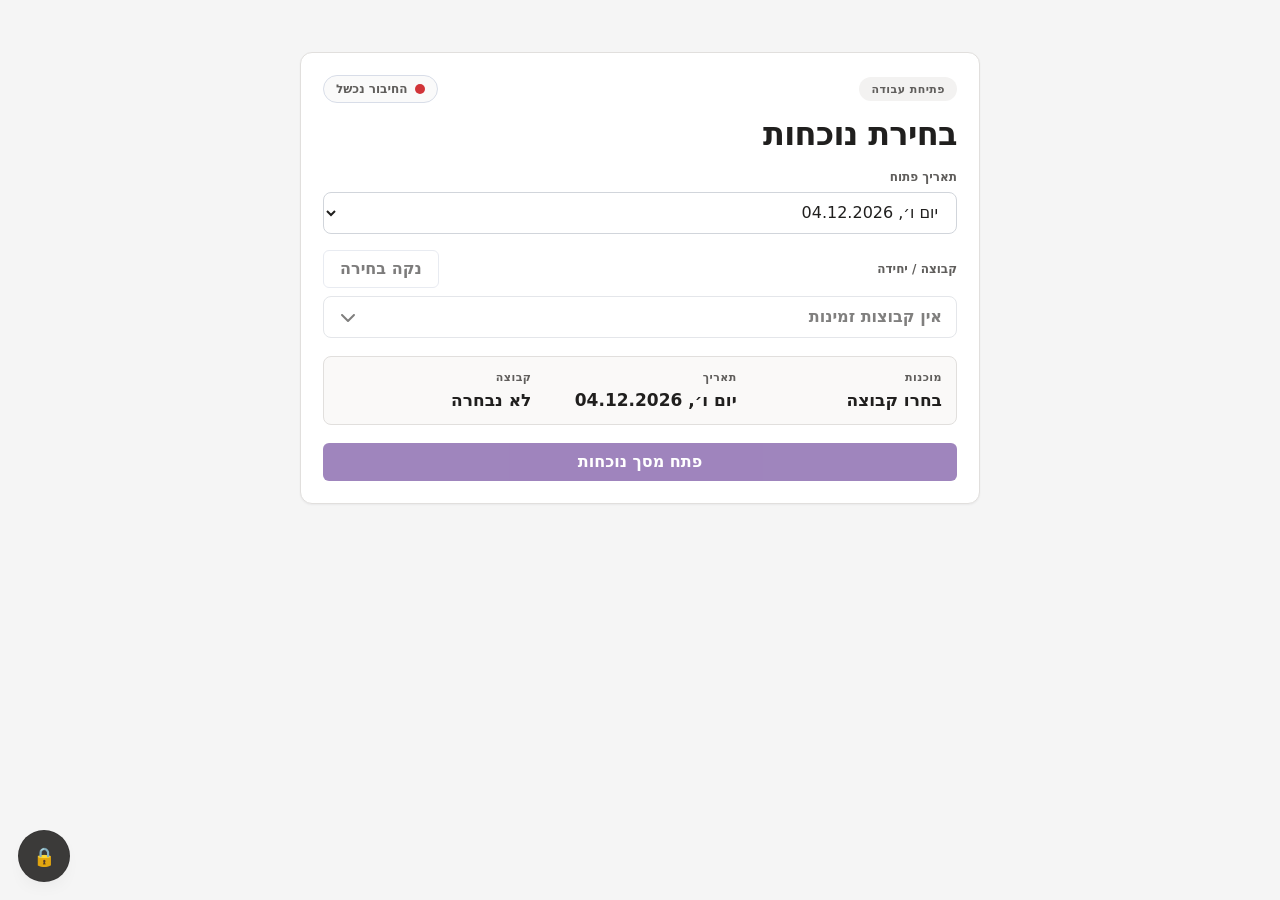
<file: index.html>
<!doctype html>
<html lang="he" dir="rtl">
<head>
  <meta charset="utf-8">
  <meta name="viewport" content="width=device-width, initial-scale=1">
  <link rel="icon" href="data:,">
  <link rel="stylesheet" href="fontawesome/all.min.css">
  <title>מערכת נוכחות</title>
  <style>
    :root {
      color-scheme: light;
    }

    * {
      box-sizing: border-box;
    }

    body[data-page="index"] {
      margin: 0;
      min-height: 100vh;
      font-family: "Segoe UI", system-ui, sans-serif;
      background: #f5f5f5;
      color: var(--ms-text);
    }

    body[data-page="index"] .index-shell {
      min-height: 100vh;
      display: grid;
      place-items: start center;
      padding: 52px 18px 40px;
    }

    body[data-page="index"] .picker-card {
      width: min(100%, 680px);
      display: grid;
      gap: 18px;
      padding: 22px;
      border: 1px solid var(--ms-border);
      border-radius: 10px;
      background: #ffffff;
      box-shadow: 0 2px 8px rgba(0, 0, 0, 0.08);
      transition: border-color 0.18s ease, box-shadow 0.18s ease;
    }

    body[data-page="index"] .picker-card[data-ready="1"] {
      border-color: rgba(16, 124, 16, 0.22);
      box-shadow: 0 2px 10px rgba(16, 124, 16, 0.08);
    }

    body[data-page="index"] .picker-head {
      display: grid;
      gap: 14px;
    }

    body[data-page="index"] .picker-topline {
      display: flex;
      flex-wrap: wrap;
      align-items: center;
      justify-content: space-between;
      gap: 12px;
    }

    body[data-page="index"] .eyebrow {
      display: inline-flex;
      align-items: center;
      min-height: 24px;
      padding: 0 12px;
      border-radius: 999px;
      background: #f3f2f1;
      color: var(--ms-muted);
      font-size: 11px;
      font-weight: 700;
      letter-spacing: 0.04em;
      text-transform: uppercase;
    }

    body[data-page="index"] .connection-pill {
      display: inline-flex;
      align-items: center;
      gap: 8px;
      min-height: 28px;
      padding: 0 12px;
      border: 1px solid #d8dde8;
      border-radius: 999px;
      background: #fafafa;
      color: var(--ms-muted);
      font-size: 12px;
      font-weight: 600;
    }

    body[data-page="index"] .picker-head h1 {
      margin: 0;
      font-size: clamp(26px, 4vw, 32px);
      line-height: 1.08;
      letter-spacing: -0.02em;
    }

    body[data-page="index"] .picker-head p {
      margin: 0;
      max-width: 34rem;
      color: var(--ms-muted);
      font-size: 14px;
      line-height: 1.65;
    }

    body[data-page="index"] .picker-form {
      display: grid;
      gap: 16px;
    }

    body[data-page="index"] .field {
      display: grid;
      gap: 8px;
      min-width: 0;
    }

    body[data-page="index"] .field-head {
      display: flex;
      align-items: center;
      justify-content: space-between;
      gap: 12px;
    }

    body[data-page="index"] label {
      color: var(--ms-muted);
      font-size: 12px;
      font-weight: 700;
    }

    body[data-page="index"] .field-control,
    body[data-page="index"] .multi-btn,
    body[data-page="index"] .menu-search,
    body[data-page="index"] #adminPasswordInput {
      width: 100%;
      min-height: 40px;
      padding: 0 14px;
      border: 1px solid #d8dde8;
      border-radius: 6px;
      background: #ffffff;
      color: var(--ms-text);
      font: inherit;
      box-shadow: none;
      transition: border-color 0.18s ease, box-shadow 0.18s ease, transform 0.18s ease;
    }

    body[data-page="index"] .field-control:focus,
    body[data-page="index"] .multi-btn:focus,
    body[data-page="index"] .menu-search:focus,
    body[data-page="index"] #adminPasswordInput:focus {
      outline: 0;
      border-color: rgba(91, 45, 142, 0.32);
      box-shadow: 0 0 0 3px rgba(91, 45, 142, 0.08);
    }

    body[data-page="index"] .multi {
      position: relative;
      display: grid;
      gap: 8px;
    }

    body[data-page="index"] .multi-btn {
      display: flex;
      align-items: center;
      justify-content: space-between;
      gap: 12px;
      cursor: pointer;
      font-weight: 600;
      text-align: right;
    }

    body[data-page="index"] .multi-btn:disabled,
    body[data-page="index"] .picker-action:disabled,
    body[data-page="index"] .picker-secondary:disabled {
      opacity: 0.58;
      cursor: not-allowed;
      transform: none;
    }

    body[data-page="index"] .menu {
      position: absolute;
      top: calc(100% + 6px);
      right: 0;
      left: 0;
      z-index: 20;
      display: grid;
      gap: 6px;
      max-height: 20rem;
      overflow-y: auto;
      padding: 8px;
      border: 1px solid #d8dde8;
      border-radius: 8px;
      background: #ffffff;
      box-shadow: 0 8px 24px -12px rgba(15, 23, 42, 0.22);
    }

    body[data-page="index"] .menu.hidden,
    body[data-page="index"] .hidden {
      display: none !important;
    }

    body[data-page="index"] .menu-item {
      display: flex;
      align-items: center;
      gap: 10px;
      min-height: 38px;
      padding: 8px 10px;
      border-radius: 6px;
      background: #ffffff;
      color: var(--ms-text);
      cursor: pointer;
    }

    body[data-page="index"] .menu-item:hover {
      background: #f5f5f5;
    }

    body[data-page="index"] .menu-item input {
      accent-color: var(--ms-purple);
    }

    body[data-page="index"] .menu-empty {
      justify-content: center;
      color: var(--ms-muted);
      cursor: default;
    }

    body[data-page="index"] .field-hint {
      margin: 0;
      color: var(--ms-muted);
      font-size: 12px;
      line-height: 1.65;
    }

    body[data-page="index"] .category-wrap {
      display: grid;
      gap: 10px;
      padding: 14px;
      border: 1px solid var(--ms-border);
      border-radius: 8px;
      background: #faf9f8;
    }

    body[data-page="index"] .category-list {
      display: flex;
      flex-wrap: wrap;
      gap: 8px;
    }

    body[data-page="index"] .category-chip {
      min-height: 30px;
      padding: 0 14px;
      border: 1px solid #d8dde8;
      border-radius: 999px;
      background: #ffffff;
      color: var(--ms-text);
      font: inherit;
      font-size: 12px;
      font-weight: 700;
      cursor: pointer;
    }

    body[data-page="index"] .category-chip.active {
      background: #ede9f7;
      border-color: rgba(91, 45, 142, 0.16);
      color: var(--ms-purple);
    }

    body[data-page="index"] .picker-summary {
      display: grid;
      gap: 12px;
      grid-template-columns: repeat(3, minmax(0, 1fr));
      padding: 14px;
      border: 1px solid var(--ms-border);
      border-radius: 8px;
      background: #faf9f8;
    }

    body[data-page="index"] .summary-item {
      display: grid;
      gap: 6px;
      min-width: 0;
    }

    body[data-page="index"] .summary-item span {
      color: var(--ms-muted);
      font-size: 11px;
      font-weight: 700;
      letter-spacing: 0.04em;
      text-transform: uppercase;
    }

    body[data-page="index"] .summary-item strong {
      color: var(--ms-text);
      font-size: 17px;
      line-height: 1.2;
      word-break: break-word;
    }

    body[data-page="index"] .picker-actions {
      display: flex;
      flex-wrap: wrap;
      gap: 12px;
      align-items: center;
    }

    body[data-page="index"] .picker-action,
    body[data-page="index"] .picker-secondary,
    body[data-page="index"] .dialog-btn {
      min-height: 38px;
      border: 0;
      border-radius: 6px;
      padding: 0 16px;
      font: inherit;
      font-weight: 700;
      cursor: pointer;
      transition: background 0.18s ease, border-color 0.18s ease, transform 0.18s ease;
    }

    body[data-page="index"] .picker-action {
      flex: 1 1 260px;
      background: var(--ms-purple);
      color: #ffffff;
      box-shadow: none;
    }

    body[data-page="index"] .picker-secondary,
    body[data-page="index"] .dialog-btn.light {
      background: #ffffff;
      color: var(--ms-text);
      border: 1px solid #d8dde8;
    }

    body[data-page="index"] .dialog-btn.primary {
      background: var(--ms-purple);
      color: #ffffff;
    }

    body[data-page="index"] .picker-action:hover:not(:disabled),
    body[data-page="index"] .picker-secondary:hover:not(:disabled),
    body[data-page="index"] .dialog-btn:hover:not(:disabled) {
      transform: translateY(-1px);
    }

    body[data-page="index"] .picker-note {
      color: var(--ms-muted);
      font-size: 12px;
      line-height: 1.7;
    }

    body[data-page="index"] .admin-fab {
      position: fixed;
      left: 18px;
      bottom: 18px;
      z-index: 50;
      display: inline-flex;
      align-items: center;
      justify-content: center;
      gap: 0;
      width: 52px;
      height: 52px;
      border: 1px solid rgba(0, 0, 0, 0.08);
      border-radius: 50%;
      background: #3b3a39;
      color: #ffffff;
      font: inherit;
      font-weight: 700;
      cursor: pointer;
      box-shadow: 0 8px 24px -18px rgba(0, 0, 0, 0.45);
    }

    body[data-page="index"] .admin-fab.active {
      background: var(--ms-purple);
    }

    body[data-page="index"] .admin-fab-icon {
      display: inline-flex;
      width: 24px;
      justify-content: center;
      font-size: 18px;
    }

    body[data-page="index"] .admin-fab [data-admin-fab-label] {
      display: none;
    }

    body[data-page="index"] .sr-only-status {
      position: absolute;
      width: 1px;
      height: 1px;
      padding: 0;
      margin: -1px;
      overflow: hidden;
      clip: rect(0, 0, 0, 0);
      white-space: nowrap;
      border: 0;
    }

    body[data-page="index"] .status {
      min-height: 38px;
      padding: 12px 14px;
      border-radius: 8px;
      border: 1px solid #e2e8f0;
      background: #f8fafc;
      color: var(--ms-text);
      font-size: 13px;
      line-height: 1.6;
    }

    body[data-page="index"] .status.warn {
      background: #fff9e9;
      border-color: #f0ddb2;
      color: #8a5b00;
    }

    body[data-page="index"] .status.err {
      background: #fff3f2;
      border-color: #f2cac7;
      color: #b42318;
    }

    body[data-page="index"] .status.ok {
      background: #f0fdf4;
      border-color: #cfe9d8;
      color: #166534;
    }

    body[data-page="index"] .bg-neutral-400,
    body[data-page="index"] .bg-emerald-500,
    body[data-page="index"] .bg-red-500 {
      width: 10px;
      height: 10px;
      border-radius: 999px;
      display: inline-block;
      flex: 0 0 auto;
    }

    body[data-page="index"] .bg-neutral-400 {
      background: #94a3b8;
    }

    body[data-page="index"] .bg-emerald-500 {
      background: #10b981;
    }

    body[data-page="index"] .bg-red-500 {
      background: #ef4444;
    }

    body[data-page="index"] dialog {
      border: 0;
      padding: 0;
      background: transparent;
    }

    body[data-page="index"] dialog::backdrop {
      background: rgba(15, 23, 42, 0.32);
      backdrop-filter: blur(6px);
    }

    body[data-page="index"] .dialog-card {
      width: min(100vw - 24px, 420px);
      display: grid;
      gap: 16px;
      padding: 20px;
      border: 1px solid var(--ms-border);
      border-radius: 10px;
      background: #ffffff;
      box-shadow: 0 8px 24px -18px rgba(15, 23, 42, 0.28);
    }

    body[data-page="index"] .dialog-card h2 {
      margin: 0;
      font-size: 20px;
      line-height: 1.1;
    }

    body[data-page="index"] .dialog-card p {
      margin: 0;
      color: var(--ms-muted);
      font-size: 13px;
      line-height: 1.7;
    }

    body[data-page="index"] .dialog-actions {
      display: grid;
      gap: 10px;
      grid-template-columns: repeat(2, minmax(0, 1fr));
    }

    @media (max-width: 760px) {
      body[data-page="index"] .picker-card {
        padding: 18px;
        border-radius: 10px;
      }

      body[data-page="index"] .picker-summary,
      body[data-page="index"] .dialog-actions {
        grid-template-columns: 1fr;
      }

      body[data-page="index"] .picker-actions {
        flex-direction: column;
      }

      body[data-page="index"] .picker-action,
      body[data-page="index"] .picker-secondary {
        width: 100%;
      }

      body[data-page="index"] .admin-fab {
        left: 16px;
        bottom: 16px;
      }
    }
  </style>
  <link rel="stylesheet" href="attendance.theme.css?v=20260326-45">
</head>
<body data-page="index">
  <main class="index-shell">
    <section id="launchPanel" class="picker-card" data-ready="0">
      <div class="picker-head">
        <div class="picker-topline">
          <span class="eyebrow">פתיחת עבודה</span>
          <div id="connectionIndicator" class="connection-pill">
            <span id="connectionIndicatorDot" class="bg-neutral-400"></span>
            <span id="connectionIndicatorText">מתחבר...</span>
          </div>
        </div>
        <div>
          <h1>בחירת נוכחות</h1>
        </div>
      </div>

      <div class="picker-form">
        <div class="field">
          <label for="dateSelect">תאריך פתוח</label>
          <select id="dateSelect" class="field-control"></select>
        </div>

        <div id="groupField" class="field">
          <div class="field-head">
            <label for="groupBtn">קבוצה / יחידה</label>
            <button id="clearGroupBtn" type="button" class="picker-secondary">נקה בחירה</button>
          </div>
          <div class="multi">
            <button id="groupBtn" type="button" class="multi-btn" aria-haspopup="true" aria-expanded="false" disabled>
              <span>טוען קבוצות...</span>
              <i class="fas fa-chevron-down" aria-hidden="true"></i>
            </button>
            <input id="groupSearch" class="menu-search hidden" type="search" placeholder="חיפוש קבוצה או יחידה...">
            <div id="groupMenu" class="menu hidden"></div>
          </div>
          <p id="groupHint" class="field-hint">טוען קבוצות...</p>
        </div>

        <div id="groupCategoryField" class="field hidden">
          <div class="category-wrap">
            <label>בחירה מהירה לפי קטגוריה</label>
            <div id="groupCategoryList" class="category-list"></div>
            <p id="groupCategoryHint" class="field-hint"></p>
          </div>
        </div>
      </div>

      <div class="picker-summary">
        <article class="summary-item">
          <span>מוכנות</span>
          <strong id="selectionReadyValue">בחרו תאריך</strong>
        </article>
        <article class="summary-item">
          <span>תאריך</span>
          <strong id="selectionDateValue">לא נבחר</strong>
        </article>
        <article class="summary-item">
          <span>קבוצה</span>
          <strong id="selectionGroupValue">לא נבחרה</strong>
        </article>
      </div>

      <div class="picker-actions">
        <button id="openBtn" type="button" class="picker-action">פתח מסך נוכחות</button>
      </div>

      <div id="status" class="sr-only-status" data-status-style="sr-only">טוען את ההגדרות והקובץ...</div>
    </section>
  </main>

  <button id="adminFabBtn" type="button" class="admin-fab" aria-label="כניסת מנהל" title="כניסת מנהל">
    <span id="adminFabIcon" class="admin-fab-icon" aria-hidden="true">🔒</span>
    <span data-admin-fab-label>מנהל</span>
  </button>

  <dialog id="adminLoginDialog">
    <div class="dialog-card">
      <div>
        <h2>כניסת מנהל</h2>
      </div>
      <div class="field">
        <label for="adminPasswordInput">קוד מנהל</label>
        <input id="adminPasswordInput" type="password" autocomplete="current-password">
      </div>
      <div id="adminDialogStatus" class="status hidden"></div>
      <div class="dialog-actions">
        <button id="adminLoginBtn" type="button" class="dialog-btn primary">אישור</button>
        <button id="adminLoginCloseBtn" type="button" class="dialog-btn light">סגירה</button>
      </div>
    </div>
  </dialog>

  <script charset="utf-8" src="fontawesome/all.min.js"></script>
  <script charset="utf-8" src="js/xlsx.full.min.js?v=20260311-9"></script>
  <script charset="utf-8" src="attendance.config.js?v=20260329-1"></script>
  <script charset="utf-8" src="js/attendance.app.js?v=20260329-1"></script>
</body>
</html>
</file>
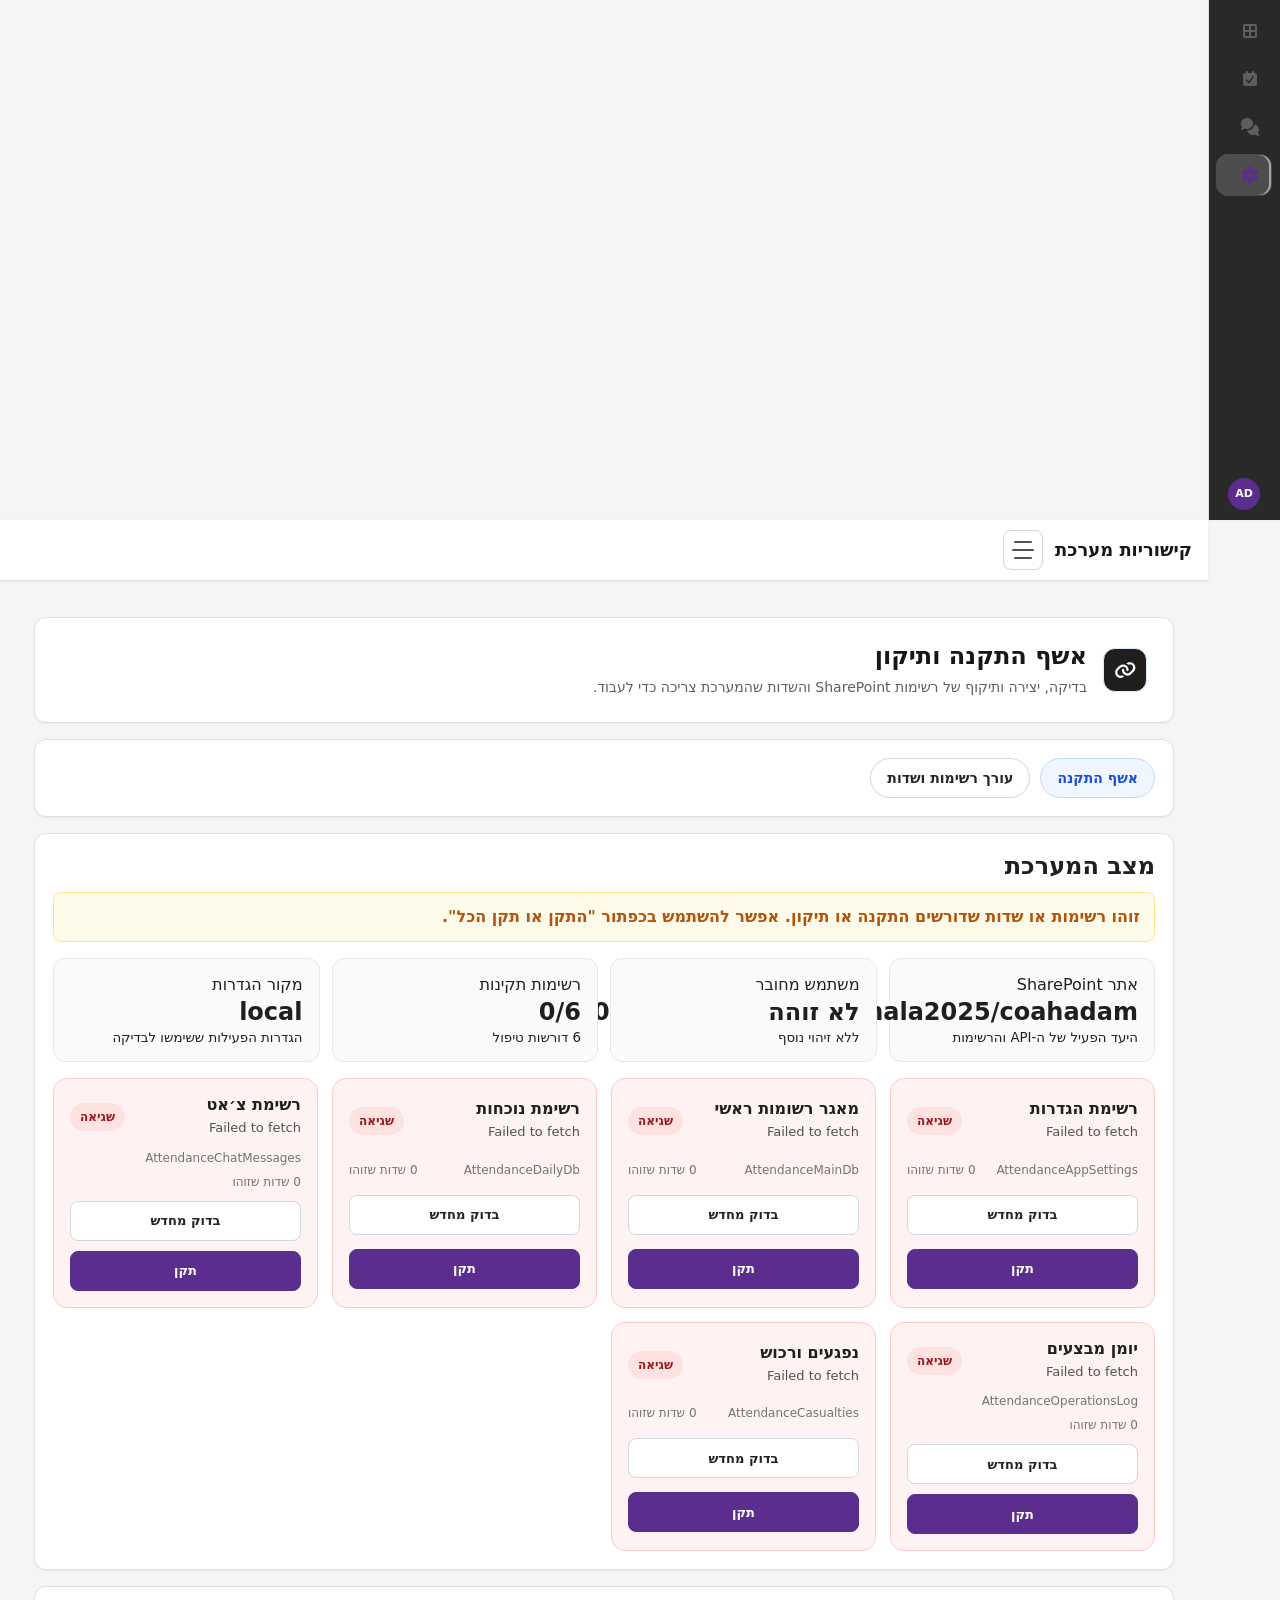
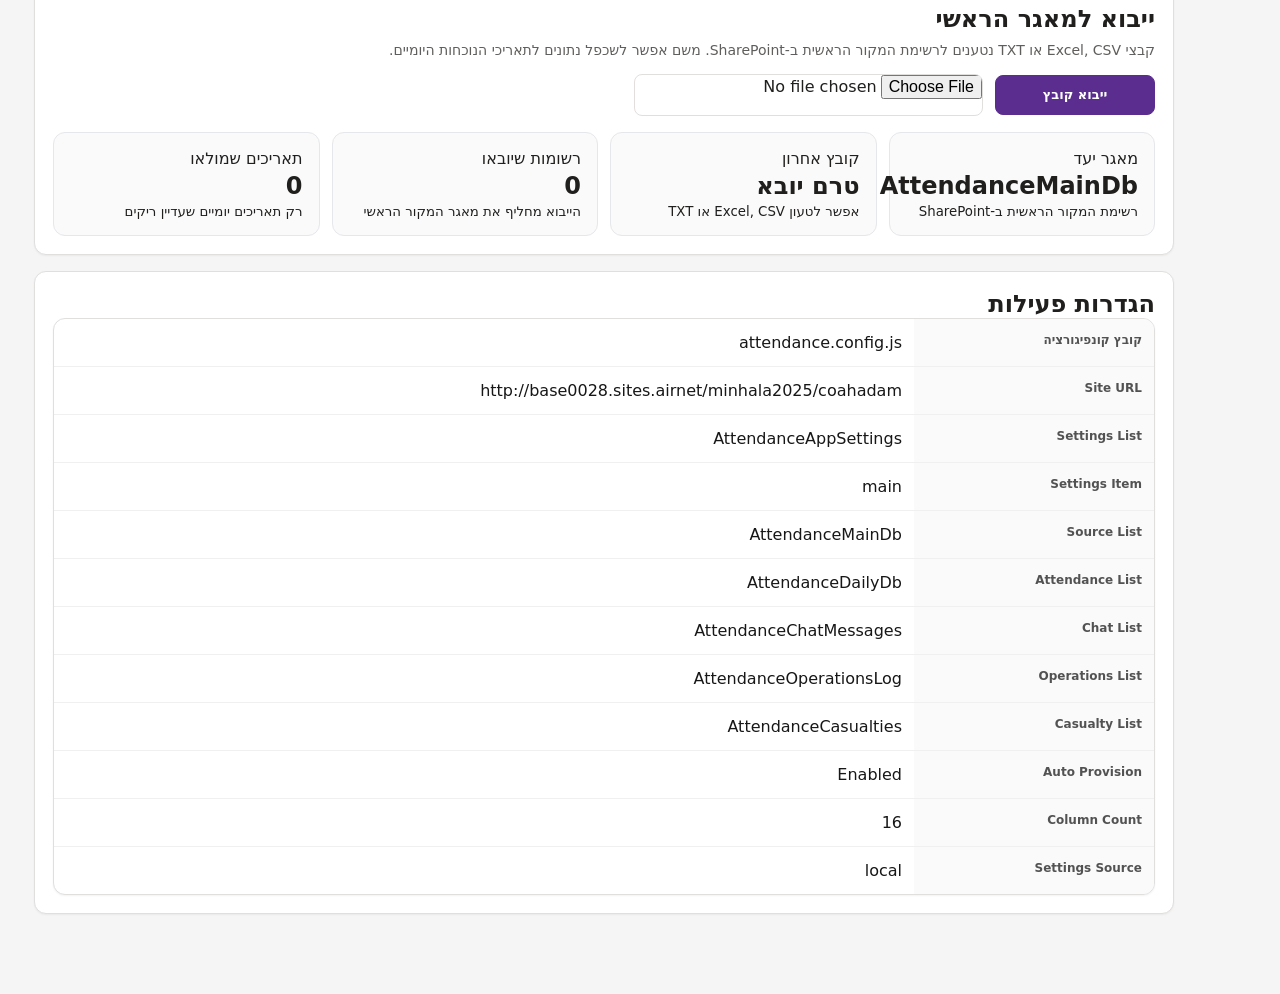
<file: admin-connections.html>
<!doctype html>
<html lang="he" dir="rtl">
<head>
  <meta charset="utf-8">
  <meta name="viewport" content="width=device-width, initial-scale=1">
  <link rel="icon" href="data:,">
  <link rel="stylesheet" href="fontawesome/all.min.css">
  <title>Attendance Config</title>
  <style>
    .app {
      max-width: 1180px;
      margin: 0 auto;
      padding: 28px 22px 56px;
    }
    .card {
      background: var(--card);
      border: 1px solid var(--border);
      border-radius: 14px;
      box-shadow: none;
      padding: 24px;
      margin-bottom: 16px;
    }
    .head,
    .actions,
    .toolbar {
      display: flex;
      flex-wrap: wrap;
      gap: 14px;
      align-items: center;
      justify-content: space-between;
    }
    .head {
      align-items: flex-start;
    }
    .head-main {
      display: flex;
      align-items: center;
      gap: 16px;
    }
    .head-icon {
      width: 54px;
      height: 54px;
      border-radius: 12px;
      display: inline-flex;
      align-items: center;
      justify-content: center;
      background: var(--surface-subtle);
      color: var(--primary-dark);
      border: 1px solid var(--border);
      font-size: 22px;
      box-shadow: none;
    }
    .actions-group {
      display: flex;
      flex-wrap: wrap;
      gap: 12px;
      align-items: center;
    }
    h1, h2 { margin: 0; }
    .meta {
      margin: 6px 0 0;
      color: var(--muted);
      font-size: 14px;
      line-height: 1.6;
    }
    .link-btn {
      display: inline-flex;
      align-items: center;
      justify-content: center;
      gap: 10px;
      min-height: 50px;
      padding: 0 18px;
      border-radius: 10px;
      text-decoration: none;
      font-weight: 800;
      color: var(--primary-dark);
      background: #fff;
      border: 1px solid var(--border);
    }
    .status {
      margin-top: 12px;
      padding: 14px 16px;
      border-radius: 10px;
      background: var(--primary-soft);
      color: var(--primary);
      border: 1px solid rgba(102,51,153,0.16);
      font-weight: 700;
      line-height: 1.5;
    }
    .status.ok { background: #daf4e5; color: #0b7a4b; border-color: #b7e2c7; }
    .status.warn { background: #fff1cf; color: #8f640a; border-color: #edd48d; }
    .status.err { background: #fde5db; color: #ab3310; border-color: #efc1af; }
    .table-card {
      overflow: auto;
      border: 1px solid var(--border);
      border-radius: 12px;
      background: #fff;
      box-shadow: none;
    }
    .admin-table {
      width: 100%;
      min-width: 760px;
      border-collapse: collapse;
      margin-top: 14px;
    }
    .admin-table th,
    .admin-table td {
      padding: 14px 12px;
      border-bottom: 1px solid var(--surface-line-soft);
      text-align: right;
      vertical-align: top;
    }
    .admin-table th {
      width: 240px;
      color: var(--muted);
      font-size: 12px;
      font-weight: 800;
      background: var(--surface-subtle);
    }
    .admin-table tbody tr:nth-child(even) td {
      background: inherit;
    }
    .admin-table tbody tr:hover td {
      background: var(--surface-subtle);
    }
    .admin-table tbody tr:last-child th,
    .admin-table tbody tr:last-child td {
      border-bottom: 0;
    }
    code {
      padding: 3px 8px;
      border-radius: 8px;
      background: var(--surface-muted);
      color: var(--primary-dark);
    }
    @media (max-width: 760px) {
      .app {
        padding: 20px 14px 40px;
      }
      .head {
        padding: 20px;
      }
      .head-main {
        align-items: flex-start;
      }
    }
    body[data-page="admin-connections"] .app {
      padding: 20px 18px 48px;
    }
    body[data-page="admin-connections"] .card {
      padding: 18px;
      border-radius: 12px;
      border-color: #e1e5ec;
      box-shadow: 0 1px 2px rgba(15, 23, 42, 0.04);
    }
    body[data-page="admin-connections"] .head,
    body[data-page="admin-connections"] .toolbar,
    body[data-page="admin-connections"] .actions {
      gap: 10px;
    }
    body[data-page="admin-connections"] .head .actions {
      display: none;
    }
    body[data-page="admin-connections"] .head {
      align-items: center;
    }
    body[data-page="admin-connections"] .head-main {
      gap: 12px;
    }
    body[data-page="admin-connections"] .head-icon {
      width: 44px;
      height: 44px;
      border-radius: 12px;
      background: #eef1ff;
      border-color: #dbe1f8;
      color: #4f52b2;
      box-shadow: none;
      font-size: 18px;
    }
    body[data-page="admin-connections"] .link-btn {
      min-height: 40px;
      padding: 0 14px;
      border-radius: 8px;
      border-color: transparent;
      background: transparent;
      color: #252423;
      font-weight: 600;
    }
    body[data-page="admin-connections"] .link-btn:hover {
      background: #eff3f8;
      border-color: transparent;
    }
    body[data-page="admin-connections"] .status {
      border-radius: 8px;
      border-color: #c9def4;
      background: #edf5ff;
      color: #0f548c;
      font-weight: 600;
    }
    body[data-page="admin-connections"] .table-card {
      border-radius: 10px;
      border-color: #e1e5ec;
      box-shadow: none;
    }
    body[data-page="admin-connections"] .admin-table {
      margin-top: 0;
    }
    body[data-page="admin-connections"] .admin-table th {
      background: #fbfbfc;
      color: #605e5c;
      font-weight: 700;
    }
    body[data-page="admin-connections"] .admin-table tbody tr:hover td {
      background: #f5f7fa;
    }
    body[data-page="admin-connections"] .btn,
    body[data-page="admin-connections"] .link-btn {
      min-height: 36px;
      padding: 0 14px;
      border-radius: 6px;
      border: 1px solid transparent;
      font-size: 13px;
      font-weight: 600;
      box-shadow: none;
    }
    body[data-page="admin-connections"] .link-btn {
      background: transparent;
      border-color: transparent;
      color: #252423;
    }
    body[data-page="admin-connections"] .link-btn:hover {
      background: #eff3f8;
      border-color: transparent;
      color: #201f1e;
    }
    body[data-page="admin-connections"] .btn,
    body[data-page="admin-connections"] .link-btn,
    body[data-page="admin-connections"] .qb-navbar-link,
    body[data-page="admin-connections"] .qb-navbar-button {
      min-height: 42px;
      padding-inline: 16px;
      border-radius: 12px;
      font-size: 14px;
    }
    body[data-page="admin-connections"] .btn,
    body[data-page="admin-connections"] .link-btn {
      inline-size: 160px;
      min-width: 160px;
      max-width: 160px;
    }
    body[data-page="admin-connections"] {
      font-family: "Segoe UI", system-ui, sans-serif;
      background: #f5f5f5;
      color: #171717;
    }
    body[data-page="admin-connections"] .qb-shell {
      background: #f5f5f5;
    }
    body[data-page="admin-connections"] .qb-brand-mark,
    body[data-page="admin-connections"] .head-icon {
      background: #eff6ff;
      border: 1px solid #dbeafe;
      color: #2563eb;
      box-shadow: none;
    }
    body[data-page="admin-connections"] .qb-side-user {
      background: #fafafa;
      border: 1px solid #e5e7eb;
      box-shadow: none;
    }
    body[data-page="admin-connections"] .qb-nav-link:hover {
      background: #f5f5f5;
      border-color: transparent;
      color: #171717 !important;
    }
    body[data-page="admin-connections"] .qb-nav-link.active {
      background: #eff6ff;
      border-color: #dbeafe;
      color: #1d4ed8 !important;
      box-shadow: none;
    }
    body[data-page="admin-connections"] .qb-navbar {
      background: #ffffff;
      border-bottom: 1px solid #e5e7eb;
      box-shadow: 0 1px 2px rgba(15, 23, 42, 0.04);
      backdrop-filter: none;
    }
    body[data-page="admin-connections"] .qb-navbar-link,
    body[data-page="admin-connections"] .qb-navbar-button {
      background: #ffffff;
      border: 1px solid #d4d4d4;
      color: #262626 !important;
      box-shadow: none;
    }
    body[data-page="admin-connections"] .qb-navbar-link:hover,
    body[data-page="admin-connections"] .qb-navbar-button:hover {
      background: #fafafa;
      border-color: #a3a3a3;
      color: #171717 !important;
    }
    body[data-page="admin-connections"] .card,
    body[data-page="admin-connections"] .table-card {
      border: 1px solid #e5e7eb;
      border-radius: 12px;
      background: #ffffff;
      box-shadow: 0 4px 6px -1px rgb(0 0 0 / 0.07), 0 2px 4px -2px rgb(0 0 0 / 0.07);
    }
    body[data-page="admin-connections"] .head {
      padding: 24px 26px;
    }
    body[data-page="admin-connections"] .head h1,
    body[data-page="admin-connections"] .meta {
      color: #171717;
    }
    body[data-page="admin-connections"] .meta {
      color: #737373;
    }
    body[data-page="admin-connections"] .status {
      border-radius: 12px;
      border: 1px solid #dbeafe;
      background: #eff6ff;
      color: #1d4ed8;
    }
    body[data-page="admin-connections"] .status.ok {
      border-color: #bbf7d0;
      background: #f0fdf4;
      color: #15803d;
    }
    body[data-page="admin-connections"] .status.warn {
      border-color: #fde68a;
      background: #fffbeb;
      color: #b45309;
    }
    body[data-page="admin-connections"] .status.err {
      border-color: #fecaca;
      background: #fef2f2;
      color: #b91c1c;
    }
    body[data-page="admin-connections"] .link-btn {
      background: #ffffff;
      border-color: #d4d4d4;
      color: #262626;
    }
    body[data-page="admin-connections"] .link-btn:hover {
      background: #fafafa;
      border-color: #a3a3a3;
      color: #171717;
    }
    body[data-page="admin-connections"] .table-card {
      padding: 0;
      overflow: hidden;
    }
    body[data-page="admin-connections"] .admin-table {
      margin-top: 0;
    }
    body[data-page="admin-connections"] .admin-table th {
      background: #fafafa;
      color: #525252;
      font-weight: 700;
    }
    body[data-page="admin-connections"] .admin-table td {
      color: #171717;
    }
    body[data-page="admin-connections"] .admin-table th,
    body[data-page="admin-connections"] .admin-table td {
      border-bottom: 1px solid #f0f0f0;
    }
    body[data-page="admin-connections"] .admin-table tbody tr:hover td {
      background: #fafafa;
    }
    body[data-page="admin-connections"] .wizard-summary {
      display: grid;
      grid-template-columns: repeat(auto-fit, minmax(180px, 1fr));
      gap: 12px;
      margin-top: 16px;
    }
    body[data-page="admin-connections"] .wizard-summary-card {
      border: 1px solid #e5e7eb;
      border-radius: 12px;
      background: #fafafa;
      padding: 16px;
      display: grid;
      gap: 6px;
    }
    body[data-page="admin-connections"] .wizard-summary-card strong {
      font-size: 24px;
      line-height: 1;
    }
    body[data-page="admin-connections"] .wizard-grid {
      display: grid;
      grid-template-columns: repeat(auto-fit, minmax(260px, 1fr));
      gap: 14px;
      margin-top: 16px;
    }
    body[data-page="admin-connections"] .wizard-card {
      border: 1px solid #e5e7eb;
      border-radius: 14px;
      background: #fff;
      padding: 16px;
      display: grid;
      gap: 12px;
    }
    body[data-page="admin-connections"] .wizard-card[data-state="ok"] {
      border-color: #bbf7d0;
      background: #f0fdf4;
    }
    body[data-page="admin-connections"] .wizard-card[data-state="warn"] {
      border-color: #fde68a;
      background: #fffbeb;
    }
    body[data-page="admin-connections"] .wizard-card[data-state="err"] {
      border-color: #fecaca;
      background: #fef2f2;
    }
    body[data-page="admin-connections"] .wizard-card-head,
    body[data-page="admin-connections"] .wizard-card-actions,
    body[data-page="admin-connections"] .wizard-card-meta {
      display: flex;
      align-items: center;
      justify-content: space-between;
      gap: 10px;
      flex-wrap: wrap;
    }
    body[data-page="admin-connections"] .wizard-badge {
      display: inline-flex;
      align-items: center;
      justify-content: center;
      min-height: 28px;
      padding: 0 10px;
      border-radius: 999px;
      font-size: 12px;
      font-weight: 700;
      background: #e5e7eb;
      color: #374151;
    }
    body[data-page="admin-connections"] .wizard-card[data-state="ok"] .wizard-badge {
      background: #dcfce7;
      color: #166534;
    }
    body[data-page="admin-connections"] .wizard-card[data-state="warn"] .wizard-badge {
      background: #fef3c7;
      color: #92400e;
    }
    body[data-page="admin-connections"] .wizard-card[data-state="err"] .wizard-badge {
      background: #fee2e2;
      color: #991b1b;
    }
    body[data-page="admin-connections"] .wizard-copy {
      display: grid;
      gap: 4px;
    }
    body[data-page="admin-connections"] .wizard-copy p,
    body[data-page="admin-connections"] .wizard-list p,
    body[data-page="admin-connections"] .wizard-empty {
      margin: 0;
      color: #525252;
      font-size: 13px;
      line-height: 1.6;
    }
    body[data-page="admin-connections"] .wizard-meta {
      color: #737373;
      font-size: 12px;
      word-break: break-word;
    }
    body[data-page="admin-connections"] .wizard-list {
      display: grid;
      gap: 6px;
    }
    body[data-page="admin-connections"] .wizard-chip-row {
      display: flex;
      flex-wrap: wrap;
      gap: 6px;
    }
    body[data-page="admin-connections"] .wizard-chip {
      display: inline-flex;
      align-items: center;
      gap: 6px;
      min-height: 28px;
      padding: 0 10px;
      border-radius: 999px;
      background: #eff6ff;
      color: #1d4ed8;
      font-size: 12px;
      font-weight: 600;
    }
    body[data-page="admin-connections"] .wizard-chip.warn {
      background: #fef3c7;
      color: #92400e;
    }
    body[data-page="admin-connections"] .wizard-chip.err {
      background: #fee2e2;
      color: #991b1b;
    }
    body[data-page="admin-connections"] .wizard-card-actions .btn {
      min-width: 132px;
      max-width: none;
      inline-size: auto;
      flex: 1 1 132px;
    }
    body[data-page="admin-connections"] .connections-tabs {
      display: flex;
      flex-wrap: wrap;
      gap: 10px;
    }
    body[data-page="admin-connections"] .connections-tab {
      min-height: 40px;
      padding: 0 16px;
      border-radius: 999px;
      border: 1px solid #d4d4d4;
      background: #fff;
      color: #262626;
      font-size: 14px;
      font-weight: 700;
    }
    body[data-page="admin-connections"] .connections-tab.active {
      background: #eff6ff;
      border-color: #bfdbfe;
      color: #1d4ed8;
    }
    body[data-page="admin-connections"] .connections-panel.hidden {
      display: none;
    }
    body[data-page="admin-connections"] .schema-editor-grid {
      display: grid;
      grid-template-columns: minmax(280px, 340px) minmax(0, 1fr);
      gap: 14px;
      margin-top: 16px;
      align-items: start;
    }
    body[data-page="admin-connections"] .schema-side-card {
      border: 1px solid #e5e7eb;
      border-radius: 14px;
      background: #fafafa;
      padding: 16px;
      display: grid;
      gap: 12px;
    }
    body[data-page="admin-connections"] .schema-side-card .field {
      display: grid;
      gap: 6px;
    }
    body[data-page="admin-connections"] .schema-side-card label {
      font-size: 13px;
      font-weight: 700;
      color: #3f3f46;
    }
    body[data-page="admin-connections"] .schema-side-card input:not([type="checkbox"]),
    body[data-page="admin-connections"] .schema-side-card select,
    body[data-page="admin-connections"] .schema-side-card textarea {
      min-height: 40px;
      padding: 10px 12px;
      border-radius: 10px;
      border: 1px solid #d4d4d8;
      background: #fff;
      color: #18181b;
      font: inherit;
    }
    body[data-page="admin-connections"] .schema-side-card textarea {
      min-height: 90px;
      resize: vertical;
    }
    body[data-page="admin-connections"] .schema-side-card input[type="checkbox"] {
      inline-size: 16px;
      block-size: 16px;
      margin-inline-start: 0;
      margin-inline-end: 8px;
      vertical-align: middle;
    }
    body[data-page="admin-connections"] .schema-preview {
      border: 1px dashed #cbd5e1;
      border-radius: 10px;
      background: #fff;
      padding: 12px;
      color: #475569;
      font-size: 13px;
      line-height: 1.6;
    }
    body[data-page="admin-connections"] .schema-table {
      width: 100%;
      min-width: 900px;
      border-collapse: collapse;
    }
    body[data-page="admin-connections"] .schema-table th,
    body[data-page="admin-connections"] .schema-table td {
      padding: 12px;
      border-bottom: 1px solid #f0f0f0;
      text-align: right;
      vertical-align: top;
    }
    body[data-page="admin-connections"] .schema-table th {
      background: #fafafa;
      color: #525252;
      font-size: 12px;
      font-weight: 800;
    }
    body[data-page="admin-connections"] .schema-table td input {
      width: 100%;
      min-height: 38px;
      padding: 8px 10px;
      border-radius: 8px;
      border: 1px solid #d4d4d8;
      background: #fff;
      color: #18181b;
      font: inherit;
    }
    body[data-page="admin-connections"] .schema-tags,
    body[data-page="admin-connections"] .schema-actions {
      display: flex;
      flex-wrap: wrap;
      gap: 6px;
    }
    body[data-page="admin-connections"] .schema-tag {
      display: inline-flex;
      align-items: center;
      min-height: 26px;
      padding: 0 10px;
      border-radius: 999px;
      background: #eef2ff;
      color: #4338ca;
      font-size: 12px;
      font-weight: 700;
    }
    body[data-page="admin-connections"] .schema-tag.warn {
      background: #fef3c7;
      color: #92400e;
    }
    body[data-page="admin-connections"] .schema-empty {
      padding: 22px;
      color: #525252;
      line-height: 1.7;
    }
    @media (max-width: 1080px) {
      body[data-page="admin-connections"] .schema-editor-grid {
        grid-template-columns: 1fr;
      }
    }
  </style>
  <link rel="stylesheet" href="attendance.theme.css?v=20260326-45">
</head>
<body data-page="admin-connections">
  <div class="qb-shell">
    <aside id="shellSidebar" class="qb-sidebar">
      <div class="qb-rail">
        <a class="qb-rail-anchor" href="index.html" aria-label="בחירה" title="בחירה"><i class="fas fa-border-all" aria-hidden="true"></i></a>
        <a class="qb-rail-anchor" href="attendance.html" aria-label="נוכחות" title="נוכחות"><i class="fas fa-calendar-check" aria-hidden="true"></i></a>
        <a class="qb-rail-anchor" href="chat.html" aria-label="צ'אט" title="צ'אט"><i class="fas fa-comments" aria-hidden="true"></i></a>
        <a class="qb-rail-anchor active" href="admin.html" aria-label="ניהול" title="ניהול"><i class="fas fa-cog" aria-hidden="true"></i></a>
        <div class="qb-rail-spacer"></div>
        <div class="qb-rail-avatar" aria-hidden="true">AD</div>
      </div>
      <div class="qb-brand">
        <div class="qb-brand-mark"><i class="fas fa-clipboard-check" aria-hidden="true"></i></div>
        <div class="qb-brand-copy">
          <strong>מערכת נוכחות</strong>
          <span>קישוריות וקובץ קונפיגורציה</span>
        </div>
      </div>
      <div class="qb-side-user">
        <div class="qb-side-avatar">AD</div>
        <div>
          <strong>ניהול</strong>
          <span>קישוריות</span>
        </div>
      </div>
      <nav class="qb-nav" aria-label="Primary">
        <div class="qb-nav-group">
          <span class="qb-nav-label">ניווט</span>
          <a class="qb-nav-link" href="index.html"><i class="fas fa-border-all" aria-hidden="true"></i><span>בחירה</span></a>
          <a class="qb-nav-link" href="attendance.html"><i class="fas fa-clipboard-list" aria-hidden="true"></i><span>נוכחות</span></a>
          <a class="qb-nav-link" href="chat.html"><i class="fas fa-comments" aria-hidden="true"></i><span>צ'אט</span></a>
          <a class="qb-nav-link active" href="admin.html"><i class="fas fa-cog" aria-hidden="true"></i><span>ניהול</span></a>
        </div>
      </nav>
      <section class="qb-side-section" data-shell-notification-center="1">
        <span class="qb-side-section-title">מוקדי בקרה</span>
        <div class="qb-side-stack" data-notification-list>
          <article class="qb-side-card active" data-fallback-notification="1">
            <div class="qb-side-card-bar" style="background:#5b2d8e"></div>
            <div>
              <strong>קובץ קונפיגורציה</strong>
              <span>בדיקת קישורים, ייצוא הגדרות ותיקוף מבנה הקובץ הנוכחי.</span>
            </div>
          </article>
          <article class="qb-side-card" data-fallback-notification="1">
            <div class="qb-side-card-bar" style="background:#0f6cbd"></div>
            <div>
              <strong>חזרה לניהול</strong>
              <span>מכאן אפשר לחזור למרכז הניהול ולהמשיך בהגדרות המערכת.</span>
            </div>
          </article>
        </div>
      </section>
    </aside>
    <div class="qb-main">
      <header class="qb-navbar">
        <div class="qb-navbar-left">
          <button type="button" class="qb-burger" data-sidebar-toggle="1" aria-controls="shellSidebar" aria-expanded="true" aria-label="הסתר תפריט">
            <span></span>
            <span></span>
            <span></span>
          </button>
          <div class="qb-navbar-copy">
            <h1>קישוריות מערכת</h1>
          </div>
        </div>
        <div class="qb-navbar-right">
          <a class="qb-navbar-link" href="index.html"><i class="fas fa-border-all" aria-hidden="true"></i><span>בחירה</span></a>
          <a class="qb-navbar-link" href="attendance.html"><i class="fas fa-clipboard-list" aria-hidden="true"></i><span>נוכחות</span></a>
          <a class="qb-navbar-link" href="chat.html"><i class="fas fa-comments" aria-hidden="true"></i><span>צ'אט</span></a>
          <a class="qb-navbar-link active" href="admin.html"><i class="fas fa-cog" aria-hidden="true"></i><span>ניהול</span></a>
        </div>
      </header>
      <div class="qb-content">
  <div class="app">
    <section class="card head">
      <div class="head-main">
        <div class="head-icon" aria-hidden="true"><i class="fas fa-link"></i></div>
        <div>
          <h1>אשף התקנה ותיקון</h1>
          <p class="meta">בדיקה, יצירה ותיקוף של רשימות SharePoint והשדות שהמערכת צריכה כדי לעבוד.</p>
        </div>
      </div>
      <div class="actions">
        <div class="actions-group">
          <button id="checkConnectionsBtn" type="button" class="btn light">בדוק הכל</button>
          <button id="fixConnectionsBtn" type="button" class="btn primary">התקן או תקן הכל</button>
          <a class="link-btn" href="admin.html">חזרה לניהול</a>
        </div>
      </div>
    </section>

    <section class="card">
      <div class="connections-tabs" id="connectionsTabs">
        <button type="button" class="connections-tab active" data-connections-tab="wizard">אשף התקנה</button>
        <button type="button" class="connections-tab" data-connections-tab="schema">עורך רשימות ושדות</button>
      </div>
    </section>

    <div id="connectionsWizardPanel" class="connections-panel" data-connections-panel="wizard">
      <section class="card">
        <div class="toolbar">
          <div>
            <h2>מצב המערכת</h2>
          </div>
        </div>
        <div id="status" class="status">טוען את חיבורי SharePoint...</div>
        <div id="connectionSummary" class="wizard-summary"></div>
        <div id="connectionWizard" class="wizard-grid"></div>
      </section>

      <section class="card">
        <div class="toolbar">
          <div>
            <h2>ייבוא למאגר הראשי</h2>
            <p class="meta">קבצי Excel, CSV או TXT נטענים לרשימת המקור הראשית ב-SharePoint. משם אפשר לשכפל נתונים לתאריכי הנוכחות היומיים.</p>
          </div>
          <div class="actions-group">
            <button id="importSourceFileBtn" type="button" class="btn primary">ייבוא קובץ</button>
            <input id="importSourceFileInput" type="file" accept=".xlsx,.xls,.csv,.txt,.tsv" class="visually-hidden">
          </div>
        </div>
        <div id="sourceImportSummary" class="wizard-summary"></div>
      </section>

      <section class="card">
        <div class="toolbar">
          <div>
            <h2>הגדרות פעילות</h2>
          </div>
        </div>
        <div class="table-card">
          <table class="admin-table">
            <tbody id="configTable"></tbody>
          </table>
        </div>
      </section>
    </div>

    <div id="connectionsSchemaPanel" class="connections-panel hidden" data-connections-panel="schema">
      <section class="card">
        <div class="toolbar">
          <div>
            <h2>עורך סכמות SharePoint</h2>
            <p class="meta">בחירה אינטראקטיבית של רשימה, צפייה בשדות הקיימים, עדכון כותרות בטוחות והוספת שדות חדשים עם שמות פנימיים נקיים מתווים מיוחדים.</p>
          </div>
          <div class="actions-group">
            <button id="schemaLoadBtn" type="button" class="btn light">טען רשימה</button>
            <button id="schemaSanitizeAllBtn" type="button" class="btn primary">נקה כותרות ברשימה</button>
          </div>
        </div>
        <div class="schema-editor-grid">
          <div class="schema-side-card">
            <div class="field">
              <label for="schemaListSelect">רשימה לבחירה</label>
              <select id="schemaListSelect"></select>
            </div>
            <div class="field">
              <label for="schemaCustomListTitle">או שם רשימה מותאם</label>
              <input id="schemaCustomListTitle" type="text" placeholder="אפשר לטעון או ליצור רשימה נוספת">
            </div>
            <div id="schemaEditorStatus" class="status">בחרו רשימה כדי לטעון את מבנה השדות.</div>
            <div id="schemaSummary" class="wizard-summary"></div>
            <div class="schema-preview" id="schemaEditorHint">שדות חדשים יקבלו כותרת נקייה ושם פנימי בטוח. תווים מיוחדים יוסרו, ורווחים יכווצו לרווח בודד.</div>
            <div class="field">
              <label for="schemaShowHiddenFields">
                <input id="schemaShowHiddenFields" type="checkbox">
                הצג גם שדות מוסתרים ומערכת
              </label>
            </div>
          </div>
          <div class="schema-side-card">
            <div class="field">
              <label for="schemaNewFieldLabel">כותרת שדה חדשה</label>
              <input id="schemaNewFieldLabel" type="text" placeholder="למשל: סטטוס פינוי?">
            </div>
            <div class="field">
              <label for="schemaNewFieldInternalName">שם פנימי רצוי</label>
              <input id="schemaNewFieldInternalName" type="text" placeholder="אם יישאר ריק, ייווצר אוטומטית">
            </div>
            <div class="field">
              <label for="schemaNewFieldType">סוג שדה</label>
              <select id="schemaNewFieldType">
                <option value="Text">Text</option>
                <option value="Note">Note</option>
                <option value="Choice">Choice</option>
                <option value="DateTime">DateTime</option>
                <option value="Number">Number</option>
                <option value="Boolean">Boolean</option>
              </select>
            </div>
            <div class="field">
              <label for="schemaNewFieldRows">שורות ל-Note</label>
              <input id="schemaNewFieldRows" type="number" min="2" max="20" value="4">
            </div>
            <div class="field">
              <label for="schemaNewFieldOptions">אפשרויות ל-Choice</label>
              <textarea id="schemaNewFieldOptions" placeholder="אפשרות 1, אפשרות 2"></textarea>
            </div>
            <div id="schemaNewFieldPreview" class="schema-preview">תצוגה מקדימה של הכותרת והשם הפנימי תופיע כאן.</div>
            <div class="actions-group">
              <button id="schemaAddFieldBtn" type="button" class="btn primary">הוסף שדה</button>
              <button id="schemaResetFieldBtn" type="button" class="btn light">נקה טופס</button>
            </div>
          </div>
        </div>
      </section>

      <section class="card">
        <div class="toolbar">
          <div>
            <h2>שדות הרשימה</h2>
          </div>
        </div>
        <div class="table-card">
          <table class="schema-table">
            <thead>
              <tr>
                <th>שם פנימי</th>
                <th>כותרת נוכחית</th>
                <th>סוג</th>
                <th>מצב</th>
                <th>פעולות</th>
              </tr>
            </thead>
            <tbody id="schemaFieldsTableBody">
              <tr><td colspan="5" class="schema-empty">בחרו רשימה כדי לראות את מבנה השדות שלה.</td></tr>
            </tbody>
          </table>
        </div>
      </section>
    </div>
  </div>
      </div>
    </div>
  </div>

  <script charset="utf-8" src="fontawesome/all.min.js"></script>
  <script charset="utf-8" src="attendance.config.js?v=20260329-1"></script>
  <script charset="utf-8" src="js/xlsx.full.min.js?v=20260311-9"></script>
  <script charset="utf-8" src="js/attendance.app.js?v=20260329-1"></script>
</body>
</html>
</file>
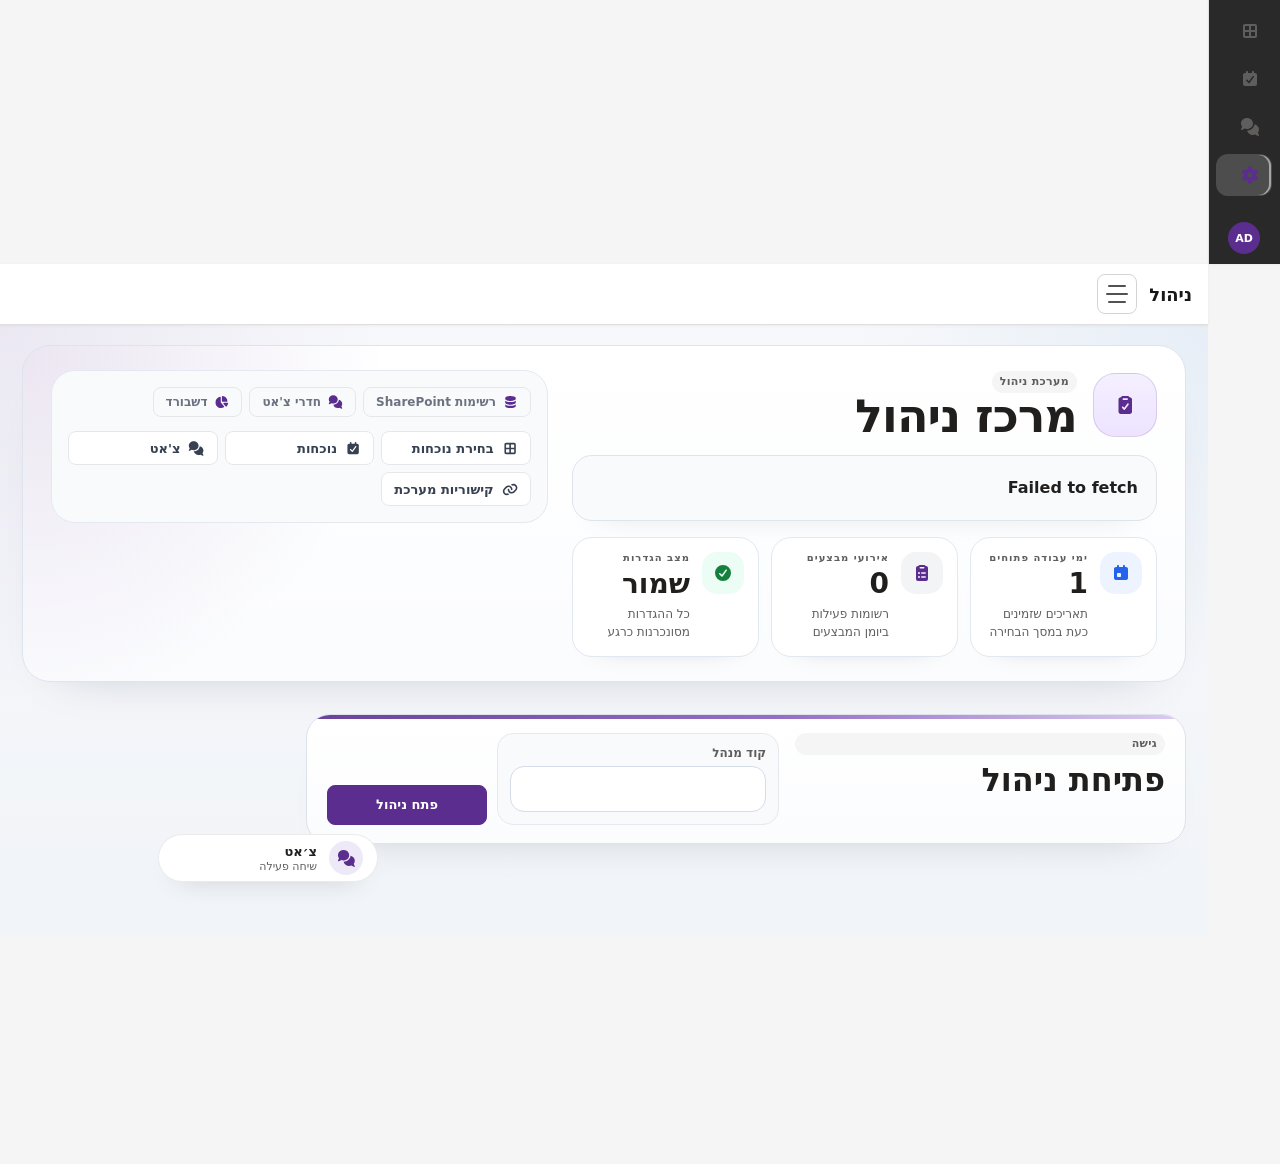
<file: admin.html>
<!doctype html>
<html lang="he" dir="rtl">
<head>
  <meta charset="utf-8">
  <meta name="viewport" content="width=device-width, initial-scale=1">
  <link rel="icon" href="data:,">
  <link rel="stylesheet" href="fontawesome/all.min.css">
  <title>Attendance Admin</title>
  <style>
    .app {
      max-width: 1480px;
      margin: 0 auto;
      padding: 24px 18px 48px;
    }
    .card {
      background: var(--card);
      border: 1px solid rgba(215,227,239,0.96);
      border-radius: 26px;
      box-shadow: var(--shadow);
      padding: 20px;
      margin-bottom: 16px;
    }
    .head, .actions, .gate-grid, .toolbar {
      display: flex;
      flex-wrap: wrap;
      gap: 12px;
      align-items: center;
      justify-content: space-between;
    }
    .actions-group {
      display: flex;
      flex-wrap: wrap;
      gap: 12px;
      align-items: center;
    }
    .head {
      padding: 24px 26px;
      align-items: flex-start;
    }
    .head-main {
      display: flex;
      align-items: center;
      gap: 16px;
    }
    .head-icon {
      width: 54px;
      height: 54px;
      border-radius: 18px;
      display: inline-flex;
      align-items: center;
      justify-content: center;
      background: linear-gradient(135deg, rgba(102,51,153,0.18), rgba(51,33,75,0.22));
      color: var(--primary);
      font-size: 24px;
      box-shadow:
        inset 0 0 0 1px rgba(102,51,153,0.1),
        0 8px 25px -8px rgba(102,51,153,0.45);
    }
    .head h1, .card h2 { margin: 0; }
    .meta {
      margin: 6px 0 0;
      color: var(--muted);
      font-size: 14px;
      line-height: 1.5;
    }
    .status {
      padding: 13px 14px;
      border-radius: 16px;
      background: var(--primary-soft);
      color: var(--primary);
      border: 1px solid rgba(102,51,153,0.16);
      font-weight: 700;
      line-height: 1.5;
    }
    .status.ok { background: #daf4e5; color: #0b7a4b; border-color: #b7e2c7; }
    .status.warn { background: #fff1cf; color: #8f640a; border-color: #edd48d; }
    .status.err { background: #fde5db; color: #ab3310; border-color: #efc1af; }
    .field {
      display: grid;
      gap: 6px;
      min-width: 220px;
    }
    label {
      color: var(--muted);
      font-size: 12px;
      font-weight: 700;
    }
    input, select, button, a {
      font: inherit;
    }
    input, select, button {
      transition: border-color 0.18s ease, box-shadow 0.18s ease, transform 0.18s ease, opacity 0.18s ease;
    }
    input:focus-visible, select:focus-visible, button:focus-visible, a:focus-visible {
      outline: 0;
      border-color: rgba(15,76,129,0.55);
      box-shadow: 0 0 0 3px rgba(15,76,129,0.14);
    }
    input, select {
      width: 100%;
      min-height: 50px;
      border: 1px solid var(--line);
      border-radius: 14px;
      padding: 0 14px;
      background: var(--surface);
      color: var(--text);
    }
    select[multiple] {
      min-height: 220px;
      padding: 12px;
      border-radius: 18px;
    }
    .btn, .link-btn {
      display: inline-flex;
      align-items: center;
      justify-content: center;
      gap: 10px;
      min-height: 50px;
      padding: 0 18px;
      border-radius: 14px;
      border: 0;
      cursor: pointer;
      font-weight: 800;
      text-decoration: none;
      box-shadow: none;
    }
    .btn:disabled, .mini-btn:disabled, .admin-side-tab:disabled {
      opacity: 0.56;
      cursor: not-allowed;
      transform: none;
      box-shadow: none;
    }
    .primary {
      color: #fff;
      background: var(--primary);
      box-shadow: 0 8px 25px -8px rgba(102,51,153,0.5);
    }
    .light, .link-btn {
      color: var(--primary-dark);
      background: rgba(255,255,255,0.94);
      border: 1px solid var(--line);
    }
    .grid {
      display: grid;
      gap: 14px;
      grid-template-columns: repeat(2, minmax(280px, 1fr));
    }
    .config-diagnostics {
      display: grid;
      gap: 14px;
      margin-top: 18px;
      padding-top: 18px;
      border-top: 1px solid var(--line);
    }
    .config-diagnostics h3 {
      margin: 0;
      font-size: 18px;
    }
    .diag-note {
      color: var(--muted);
      font-size: 13px;
      line-height: 1.6;
    }
    .diag-grid {
      display: grid;
      gap: 12px;
      grid-template-columns: repeat(auto-fit, minmax(320px, 1fr));
    }
    .diag-card {
      display: grid;
      gap: 14px;
      padding: 18px;
      border-radius: 18px;
      border: 1px solid var(--line);
      background: #fff;
    }
    .diag-card[data-state="warn"] {
      border-color: #edd48d;
      background: #fffaf0;
    }
    .diag-card[data-state="err"] {
      border-color: #efc1af;
      background: #fff7f3;
    }
    .diag-card[data-state="loading"] {
      opacity: 0.72;
    }
    .diag-head {
      display: flex;
      flex-wrap: wrap;
      gap: 10px;
      align-items: flex-start;
      justify-content: space-between;
    }
    .diag-head strong {
      display: block;
      font-size: 18px;
      line-height: 1.2;
    }
    .diag-head p {
      margin: 6px 0 0;
      color: var(--muted);
      font-size: 13px;
      line-height: 1.55;
    }
    .diag-badge {
      display: inline-flex;
      align-items: center;
      justify-content: center;
      min-height: 34px;
      padding: 0 12px;
      border-radius: 999px;
      border: 1px solid var(--line);
      background: var(--surface-soft);
      color: var(--primary-dark);
      font-size: 12px;
      font-weight: 800;
      white-space: nowrap;
    }
    .diag-badge[data-state="ok"] {
      background: #daf4e5;
      border-color: #b7e2c7;
      color: #0b7a4b;
    }
    .diag-badge[data-state="warn"] {
      background: #fff1cf;
      border-color: #edd48d;
      color: #8f640a;
    }
    .diag-badge[data-state="err"] {
      background: #fde5db;
      border-color: #efc1af;
      color: #ab3310;
    }
    .diag-url {
      margin: 0;
      color: var(--muted);
      font-size: 12px;
      line-height: 1.55;
      word-break: break-all;
    }
    .diag-kpis {
      display: grid;
      gap: 10px;
      grid-template-columns: repeat(3, minmax(0, 1fr));
    }
    .diag-kpi {
      padding: 12px;
      border-radius: 14px;
      border: 1px solid var(--line);
      background: var(--surface-soft);
    }
    .diag-kpi strong {
      display: block;
      font-size: 22px;
      line-height: 1;
      margin-bottom: 6px;
    }
    .diag-kpi span {
      color: var(--muted);
      font-size: 12px;
      font-weight: 700;
    }
    .diag-section {
      display: grid;
      gap: 8px;
    }
    .diag-section h4 {
      margin: 0;
      font-size: 13px;
      color: var(--muted);
    }
    .diag-chip-list {
      display: flex;
      flex-wrap: wrap;
      gap: 8px;
    }
    .diag-chip {
      display: inline-flex;
      align-items: center;
      gap: 8px;
      min-height: 34px;
      padding: 6px 10px;
      border-radius: 10px;
      border: 1px solid var(--line);
      background: var(--surface-soft);
      color: var(--text);
      font-size: 12px;
      font-weight: 700;
    }
    .diag-chip.is-ok {
      border-color: #b7e2c7;
      background: #f0fbf5;
    }
    .diag-chip.is-warn {
      border-color: #edd48d;
      background: #fff8e6;
      color: #8f640a;
    }
    .diag-preview {
      display: grid;
      gap: 8px;
      grid-template-columns: repeat(auto-fit, minmax(130px, 1fr));
    }
    .diag-preview-item {
      padding: 10px 12px;
      border-radius: 12px;
      border: 1px solid var(--line);
      background: #fff;
    }
    .diag-preview-item span {
      display: block;
      color: var(--muted);
      font-size: 11px;
      font-weight: 800;
      margin-bottom: 4px;
    }
    .diag-preview-item strong {
      display: block;
      font-size: 13px;
      line-height: 1.45;
      word-break: break-word;
    }
    .diag-empty {
      color: var(--muted);
      font-size: 13px;
      line-height: 1.6;
    }
    .span-all {
      grid-column: 1 / -1;
    }
    .chips {
      display: flex;
      flex-wrap: wrap;
      gap: 8px;
      margin-top: 12px;
    }
    .chip, .date-chip {
      display: inline-flex;
      align-items: center;
      justify-content: center;
      min-height: 42px;
      padding: 8px 14px;
      border-radius: 999px;
      border: 1px solid var(--line);
      background: var(--surface-soft);
      color: var(--primary-dark);
      font-weight: 700;
    }
    .date-chip {
      cursor: pointer;
    }
    .preset-list {
      display: grid;
      gap: 12px;
    }
    .dropdown-list {
      display: grid;
      gap: 12px;
      margin-top: 14px;
    }
    .dropdown-card {
      display: grid;
      gap: 12px;
      grid-template-columns: minmax(220px, 280px) 1fr auto;
      align-items: start;
      padding: 16px;
      border-radius: 22px;
      border: 1px solid var(--line);
      background: linear-gradient(180deg, rgba(255,255,255,0.98), rgba(248,251,255,0.94));
    }
    .dropdown-inline {
      display: flex;
      flex-wrap: wrap;
      gap: 10px;
      align-items: center;
    }
    .dropdown-inline input {
      flex: 1 1 220px;
    }
    .group-category-list {
      display: grid;
      gap: 12px;
      margin-top: 14px;
    }
    .group-category-card {
      display: grid;
      gap: 12px;
      grid-template-columns: minmax(220px, 280px) 1fr auto;
      align-items: start;
      padding: 16px;
      border-radius: 22px;
      border: 1px solid var(--line);
      background: linear-gradient(180deg, rgba(255,255,255,0.98), rgba(248,251,255,0.94));
    }
    .group-category-card select[multiple] {
      min-height: 180px;
    }
    .chip-btn {
      display: inline-flex;
      align-items: center;
      gap: 8px;
      min-height: 42px;
      padding: 8px 14px;
      border-radius: 999px;
      border: 1px solid var(--line);
      background: var(--surface);
      color: var(--primary-dark);
      font-weight: 700;
      cursor: pointer;
    }
    .preset-card {
      position: relative;
      overflow: hidden;
      display: grid;
      gap: 14px;
      grid-template-columns: repeat(4, minmax(0, 1fr));
      align-items: start;
      padding: 18px;
      border-radius: 24px;
      border: 1px solid var(--line);
      background:
        radial-gradient(circle at top right, var(--graph-accent-soft), transparent 30%),
        linear-gradient(180deg, rgba(255,255,255,0.98), rgba(248,251,255,0.94));
    }
    .preset-card::before {
      content: "";
      position: absolute;
      inset: 0 0 auto;
      height: 4px;
      background: linear-gradient(90deg, var(--graph-accent), rgba(255,255,255,0));
    }
    .preset-card::after {
      content: "";
      position: absolute;
      left: -20px;
      bottom: -28px;
      width: 112px;
      height: 112px;
      border-radius: 999px;
      background: var(--graph-accent-soft);
      filter: blur(10px);
      opacity: 0.7;
      pointer-events: none;
    }
    .preset-card-head {
      position: relative;
      z-index: 1;
      display: flex;
      flex-wrap: wrap;
      align-items: flex-start;
      justify-content: space-between;
      gap: 12px;
    }
    .preset-card-meta {
      display: grid;
      gap: 6px;
    }
    .preset-card-kicker {
      display: inline-flex;
      align-items: center;
      width: fit-content;
      min-height: 28px;
      padding: 0 10px;
      border-radius: 999px;
      background: rgba(255,255,255,0.88);
      border: 1px solid rgba(223,214,238,0.96);
      color: var(--graph-accent);
      font-size: 11px;
      font-weight: 800;
    }
    .preset-card-summary {
      font-size: 19px;
      font-weight: 900;
      color: var(--primary-dark);
      line-height: 1.2;
    }
    .preset-card-sub {
      color: var(--muted);
      font-size: 12px;
      font-weight: 700;
      line-height: 1.5;
    }
    .preset-card .field {
      position: relative;
      z-index: 1;
      padding: 12px;
      border-radius: 18px;
      border: 1px solid rgba(228,231,238,0.96);
      background: rgba(255,255,255,0.84);
      box-shadow: inset 0 1px 0 rgba(255,255,255,0.55);
    }
    .preset-quick-grid {
      display: grid;
      gap: 12px;
      grid-template-columns: repeat(auto-fit, minmax(180px, 1fr));
      align-items: start;
    }
    .preset-advanced {
      grid-column: 1 / -1;
      border: 1px solid rgba(223,214,238,0.96);
      border-radius: 20px;
      background: rgba(248,245,252,0.92);
      overflow: hidden;
    }
    .preset-advanced[open] {
      background: rgba(255,255,255,0.98);
    }
    .preset-advanced > summary {
      list-style: none;
      cursor: pointer;
      padding: 13px 14px;
      font-size: 13px;
      font-weight: 800;
      color: var(--primary-dark);
      display: flex;
      align-items: center;
      justify-content: space-between;
      gap: 12px;
    }
    .preset-advanced > summary::-webkit-details-marker {
      display: none;
    }
    .preset-advanced > summary::before {
      content: "⚙";
      font-size: 14px;
    }
    .preset-advanced > summary::after {
      content: "▾";
      font-size: 12px;
      transition: transform 0.2s ease;
    }
    .preset-advanced[open] > summary::after {
      transform: rotate(180deg);
    }
    .preset-advanced-grid {
      display: grid;
      gap: 12px;
      grid-template-columns: repeat(auto-fit, minmax(180px, 1fr));
      padding: 0 14px 14px;
      border-top: 1px solid rgba(223,214,238,0.96);
    }
    .preset-note {
      margin: 4px 0 0;
      color: var(--muted);
      font-size: 11px;
      font-weight: 700;
      line-height: 1.4;
    }
    .preset-value-field.is-disabled {
      opacity: 0.68;
    }
    .preset-value-field.is-disabled select {
      background: #f3f6f9;
    }
    .field-head {
      display: flex;
      align-items: center;
      justify-content: space-between;
      gap: 10px;
    }
    .field-head label {
      margin: 0;
    }
    .mini-btn {
      min-height: 36px;
      padding: 0 12px;
      border-radius: 12px;
      border: 1px solid var(--line);
      background: rgba(255,255,255,0.96);
      color: var(--primary-dark);
      font: inherit;
      font-size: 12px;
      font-weight: 800;
      cursor: pointer;
    }
    .admin-side-tabs {
      display: grid;
      gap: 4px;
    }
    .admin-side-tab {
      width: 100%;
      border: 0;
      background: transparent;
      text-align: right;
      font: inherit;
      cursor: pointer;
    }
    .tab-icon {
      display: inline-flex;
      align-items: center;
      justify-content: center;
      width: 1.1rem;
      height: 1.1rem;
      margin-inline-start: 20px;
      font-size: 15px;
      opacity: 0.82;
    }
    .admin-side-tab.active .tab-icon {
      opacity: 1;
    }
    .admin-overview-grid {
      display: grid;
      gap: 12px;
      grid-template-columns: repeat(auto-fit, minmax(180px, 1fr));
      margin-top: 14px;
    }
    .overview-card {
      padding: 16px 18px;
      border-radius: 22px;
      border: 1px solid var(--line);
      background:
        radial-gradient(circle at top right, rgba(102,51,153,0.14), transparent 34%),
        linear-gradient(180deg, #ffffff 0%, #faf8fd 100%);
      box-shadow: var(--shadow-sm);
    }
    .overview-card strong {
      display: block;
      font-size: 28px;
      line-height: 1;
      margin-bottom: 6px;
      color: var(--text);
    }
    .overview-card span {
      display: block;
      color: var(--primary-dark);
      font-size: 13px;
      font-weight: 900;
      margin-bottom: 4px;
    }
    .overview-card small {
      display: block;
      color: var(--muted);
      font-size: 11px;
      line-height: 1.45;
      font-weight: 700;
    }
    .overview-card.is-dirty {
      background:
        radial-gradient(circle at top right, rgba(255,193,7,0.16), transparent 36%),
        linear-gradient(180deg, #fffbf1 0%, #fffdfa 100%);
      border-color: rgba(255,193,7,0.22);
    }
    .overview-card.is-ok {
      background:
        radial-gradient(circle at top right, rgba(34,197,94,0.14), transparent 36%),
        linear-gradient(180deg, #effbf5 0%, #fbfffd 100%);
      border-color: rgba(34,197,94,0.22);
    }
    .section-note {
      padding: 13px 14px;
      border-radius: 18px;
      background: rgba(248,251,255,0.94);
      color: var(--muted);
      font-size: 13px;
      line-height: 1.5;
      font-weight: 600;
      border: 1px solid var(--line);
    }
    .widget-gallery {
      display: grid;
      gap: 14px;
      grid-template-columns: repeat(auto-fit, minmax(150px, 1fr));
      margin-bottom: 18px;
    }
    .gallery-btn,
    .preset-card.dashboard-card {
      --graph-accent: var(--primary);
      --graph-accent-soft: rgba(102,51,153,0.14);
    }
    .gallery-btn[data-graph-type="bar"],
    .preset-card[data-chart-type="bar"] { --graph-accent: #2563eb; --graph-accent-soft: rgba(37,99,235,0.16); }
    .gallery-btn[data-graph-type="stacked"],
    .preset-card[data-chart-type="stacked"] { --graph-accent: #7c3aed; --graph-accent-soft: rgba(124,58,237,0.16); }
    .gallery-btn[data-graph-type="line"],
    .preset-card[data-chart-type="line"] { --graph-accent: #0f766e; --graph-accent-soft: rgba(15,118,110,0.16); }
    .gallery-btn[data-graph-type="area"],
    .preset-card[data-chart-type="area"] { --graph-accent: #0891b2; --graph-accent-soft: rgba(8,145,178,0.16); }
    .gallery-btn[data-graph-type="pie"],
    .preset-card[data-chart-type="pie"] { --graph-accent: #d97706; --graph-accent-soft: rgba(217,119,6,0.16); }
    .gallery-btn[data-graph-type="donut"],
    .preset-card[data-chart-type="donut"] { --graph-accent: #db2777; --graph-accent-soft: rgba(219,39,119,0.16); }
    .gallery-btn[data-graph-type="radar"],
    .preset-card[data-chart-type="radar"] { --graph-accent: #7c3aed; --graph-accent-soft: rgba(124,58,237,0.14); }
    .gallery-btn[data-graph-type="radial"],
    .preset-card[data-chart-type="radial"] { --graph-accent: #4f46e5; --graph-accent-soft: rgba(79,70,229,0.16); }
    .gallery-btn[data-graph-type="progress"],
    .preset-card[data-chart-type="progress"] { --graph-accent: #16a34a; --graph-accent-soft: rgba(22,163,74,0.16); }
    .gallery-btn[data-graph-type="polar"],
    .preset-card[data-chart-type="polar"] { --graph-accent: #ea580c; --graph-accent-soft: rgba(234,88,12,0.16); }
    .gallery-btn[data-graph-type="heatmap"],
    .preset-card[data-chart-type="heatmap"] { --graph-accent: #be185d; --graph-accent-soft: rgba(190,24,93,0.16); }
    .gallery-btn[data-graph-type="table"],
    .preset-card[data-chart-type="table"] { --graph-accent: #475569; --graph-accent-soft: rgba(71,85,105,0.16); }
    .gallery-btn[data-graph-type="metric"],
    .preset-card[data-chart-type="metric"] { --graph-accent: #33214b; --graph-accent-soft: rgba(51,33,75,0.14); }
    .graph-studio-builder,
    .graph-studio-preview,
    #adminDashboardSection {
      background:
        radial-gradient(circle at top left, rgba(102,51,153,0.08), transparent 34%),
        linear-gradient(180deg, rgba(255,255,255,0.98), rgba(250,248,253,0.98));
    }
    .graph-studio-builder > .toolbar,
    .graph-studio-preview > .toolbar,
    #adminDashboardSection > .toolbar {
      margin-bottom: 18px;
      padding-bottom: 16px;
      border-bottom: 1px solid rgba(228,231,238,0.96);
    }
    .gallery-btn {
      position: relative;
      overflow: hidden;
      display: grid;
      align-content: end;
      gap: 10px;
      min-height: 118px;
      padding: 18px;
      padding-top: 62px;
      border-radius: 24px;
      border: 1px solid rgba(215,227,239,0.96);
      background: linear-gradient(180deg, #fff 0%, #faf8fd 100%);
      color: var(--text);
      font: inherit;
      font-weight: 700;
      cursor: pointer;
      text-align: right;
      box-shadow: 0 16px 30px rgba(15,23,42,0.08);
    }
    .gallery-btn::before {
      content: "";
      position: absolute;
      inset: 0;
      background:
        radial-gradient(circle at top right, var(--graph-accent-soft), transparent 38%),
        linear-gradient(180deg, rgba(255,255,255,0.96), rgba(250,248,253,0.98));
      pointer-events: none;
    }
    .gallery-btn::after {
      position: absolute;
      top: 16px;
      right: 16px;
      width: 40px;
      height: 40px;
      border-radius: 14px;
      display: grid;
      place-items: center;
      background: rgba(255,255,255,0.92);
      border: 1px solid rgba(223,214,238,0.96);
      color: var(--graph-accent);
      font-size: 18px;
      font-weight: 900;
      box-shadow: 0 12px 20px rgba(15,23,42,0.08);
      pointer-events: none;
    }
    .gallery-btn[data-graph-type="bar"]::after { content: "\25A5"; }
    .gallery-btn[data-graph-type="stacked"]::after { content: "\25A4"; }
    .gallery-btn[data-graph-type="line"]::after { content: "\223F"; }
    .gallery-btn[data-graph-type="area"]::after { content: "\2581"; }
    .gallery-btn[data-graph-type="pie"]::after { content: "\25D4"; }
    .gallery-btn[data-graph-type="donut"]::after { content: "\25CC"; }
    .gallery-btn[data-graph-type="radar"]::after { content: "\2726"; }
    .gallery-btn[data-graph-type="radial"]::after { content: "\25D6"; }
    .gallery-btn[data-graph-type="progress"]::after { content: "\25B0"; }
    .gallery-btn[data-graph-type="polar"]::after { content: "\25CD"; }
    .gallery-btn[data-graph-type="heatmap"]::after { content: "\2592"; }
    .gallery-btn[data-graph-type="table"]::after { content: "\2637"; }
    .gallery-btn[data-graph-type="metric"]::after { content: "#"; }
    .gallery-btn strong {
      position: relative;
      z-index: 1;
      display: block;
      max-width: calc(100% - 46px);
      font-size: 15px;
      color: var(--primary-dark);
    }
    .gallery-btn:hover {
      transform: translateY(-3px);
      border-color: rgba(102,51,153,0.26);
      box-shadow: 0 22px 40px rgba(15,23,42,0.12);
    }
    .graph-preview-shell,
    .units-shell {
      display: grid;
      gap: 14px;
    }
    .graph-studio-layout {
      display: grid;
      gap: 14px;
      grid-template-columns: 1fr;
      align-items: start;
    }
    .graph-studio-builder,
    .graph-studio-preview {
      margin-bottom: 0;
    }
    .graph-studio-preview {
      position: static;
      background:
        radial-gradient(circle at top right, rgba(102,51,153,0.14), transparent 28%),
        linear-gradient(180deg, rgba(255,255,255,0.98) 0%, rgba(250,248,253,0.98) 100%);
    }
    .graph-studio-layout .field,
    .preset-card .field {
      min-width: 0;
    }
    .preview-tip {
      display: inline-flex;
      align-items: center;
      min-height: 32px;
      padding: 0 12px;
      border-radius: 999px;
      background: var(--surface-muted);
      color: var(--primary);
      border: 1px solid rgba(102,51,153,0.16);
      font-size: 11px;
      font-weight: 700;
    }
    .admin-savebar {
      position: static;
      background:
        linear-gradient(135deg, rgba(255,255,255,0.98), rgba(248,250,252,0.98));
      border: 1px solid var(--line);
      border-radius: 24px;
      box-shadow: var(--shadow);
    }
    .admin-savebar-note {
      color: var(--muted);
      font-size: 13px;
      line-height: 1.5;
      font-weight: 700;
    }
    dialog {
      width: min(100%, 560px);
      border: 0;
      border-radius: 24px;
      padding: 0;
      box-shadow: 0 28px 54px rgba(19,44,68,0.22);
    }
    dialog::backdrop {
      background: rgba(10, 24, 39, 0.4);
    }
    .dialog-card {
      padding: 22px;
    }
    .dialog-head {
      display: flex;
      align-items: flex-start;
      justify-content: space-between;
      gap: 12px;
      margin-bottom: 8px;
    }
    .dialog-head h2 {
      margin: 0;
    }
    .dialog-grid {
      display: grid;
      gap: 12px;
      grid-template-columns: 1fr;
    }
    .dialog-actions {
      display: flex;
      flex-wrap: wrap;
      gap: 8px;
      margin-top: 14px;
    }
    .save-indicator {
      display: inline-flex;
      align-items: center;
      gap: 8px;
      min-height: 36px;
      padding: 0 12px;
      border-radius: 999px;
      font-size: 12px;
      font-weight: 800;
      background: var(--primary-soft);
      color: var(--primary);
      border: 1px solid rgba(102,51,153,0.16);
    }
    .save-indicator.is-dirty {
      background: #fff1cf;
      color: #8f640a;
      border-color: #edd48d;
    }
    .save-indicator.is-ok {
      background: #daf4e5;
      color: #0b7a4b;
      border-color: #b7e2c7;
    }
    .table-card {
      overflow: auto;
      padding: 0 20px 20px;
      border: 1px solid #e6eaef;
      border-radius: 20px;
      background: #fff;
      box-shadow: 0 12px 30px rgba(15, 23, 42, 0.06);
    }
    .table-grid-shell {
      width: max-content;
      min-width: 100%;
      background: #fff;
      border: 1px solid #e9e9e9;
      border-radius: 16px;
      box-shadow: 0 1px 1px rgba(0,0,0,.05);
    }
    .admin-table {
      width: 100%;
      min-width: 900px;
      border-collapse: separate;
      border-spacing: 0;
      font-size: 12px;
      color: #566787;
    }
    .admin-table thead th {
      position: sticky;
      top: 0;
      z-index: 2;
      background: #fff;
      padding: 10px 12px;
      border-bottom: 1px solid #e9e9e9;
      text-align: right;
      white-space: nowrap;
      font-weight: 700;
    }
    .admin-table tbody td {
      padding: 9px 12px;
      border-bottom: 1px solid #e9e9e9;
      vertical-align: middle;
    }
    .admin-table tbody tr:nth-child(even) td {
      background: #fcfcfc;
    }
    .admin-table tbody tr:hover td {
      background: #f5f5f5;
    }
    .status-pill {
      display: inline-flex;
      align-items: center;
      min-height: 28px;
      padding: 0 10px;
      border-radius: 999px;
      background: #daf4e5;
      color: #0b7a4b;
      border: 1px solid #b7e2c7;
      font-size: 11px;
      font-weight: 900;
      white-space: nowrap;
    }
    .preset-card .span-all {
      grid-column: 1 / -1;
    }
    /* Theme alignment */
    .app {
      max-width: 1440px;
      padding: 28px 22px 56px;
    }
    .card,
    .dropdown-card,
    .group-category-card,
    .preset-card,
    .overview-card,
    .gallery-btn,
    .graph-studio-preview,
    .admin-savebar,
    .table-card {
      border: 1px solid var(--border);
      border-radius: 14px;
      box-shadow: none;
    }
    .head {
      padding: 24px;
    }
    .head-icon {
      background: var(--surface-subtle);
      color: var(--primary-dark);
      border: 1px solid var(--border);
      border-radius: 12px;
      box-shadow: none;
    }
    input:focus-visible,
    select:focus-visible,
    button:focus-visible,
    a:focus-visible {
      border-color: var(--primary);
      box-shadow: var(--shadow-focus);
    }
    input,
    select {
      background: #fff;
      border-color: var(--border);
    }
    .btn,
    .link-btn,
    .mini-btn {
      border-radius: 10px;
    }
    .primary {
      background: var(--primary);
      box-shadow: none;
    }
    .light,
    .link-btn {
      background: #fff;
      border-color: var(--border);
    }
    .dropdown-card,
    .group-category-card,
    .admin-savebar {
      background: #fff;
    }
    .chip,
    .date-chip,
    .chip-btn,
    .preview-tip,
    .save-indicator {
      border-radius: 8px;
      background: var(--surface-subtle);
      border-color: var(--border);
      color: var(--primary-dark);
      box-shadow: none;
    }
    .status-pill {
      border-radius: 8px;
      box-shadow: none;
    }
    .graph-studio-builder,
    .graph-studio-preview,
    #adminDashboardSection {
      background: #fff;
    }
    .preset-card {
      overflow: visible;
      border-radius: 14px;
      background: #fff;
      border-inline-start: 4px solid var(--graph-accent);
    }
    .preset-card::before,
    .preset-card::after,
    .gallery-btn::before {
      content: none;
    }
    .preset-card-kicker {
      border-radius: 6px;
      background: var(--surface-subtle);
      border-color: var(--border);
      color: var(--primary-dark);
    }
    .preset-card .field,
    .graph-studio-layout .field {
      background: var(--surface-subtle);
      border-color: var(--border);
      border-radius: 10px;
      box-shadow: none;
    }
    .preset-advanced {
      border-color: var(--border);
      border-radius: 12px;
      background: var(--surface-subtle);
    }
    .preset-advanced[open] {
      background: #fff;
    }
    .overview-card {
      background: #fff;
      border-inline-start: 4px solid var(--primary);
    }
    .overview-card.is-dirty {
      background: #fff;
      border-color: rgba(255,193,7,0.28);
      border-inline-start-color: #d8a216;
    }
    .overview-card.is-ok {
      background: #fff;
      border-color: rgba(34,197,94,0.28);
      border-inline-start-color: #1f8f4d;
    }
    .gallery-btn {
      min-height: 96px;
      padding: 16px 18px;
      padding-top: 16px;
      border-radius: 12px;
      background: #fff;
      box-shadow: none;
    }
    .gallery-btn::after {
      width: 32px;
      height: 32px;
      border-radius: 8px;
      background: var(--surface-subtle);
      border: 1px solid var(--border);
      box-shadow: none;
    }
    .gallery-btn strong {
      max-width: 100%;
      color: var(--text);
    }
    .gallery-btn:hover {
      transform: none;
      border-color: var(--primary);
      box-shadow: none;
    }
    .admin-savebar {
      background: #fff;
      border-radius: 12px;
      box-shadow: none;
    }
    .preview-tip,
    .section-note {
      background: var(--surface-muted);
      border-color: var(--border);
      color: var(--text-secondary);
      border-radius: 10px;
    }
    .status,
    .save-indicator {
      border-radius: 10px;
    }
    dialog {
      border-radius: 16px;
      box-shadow: var(--shadow-modal);
    }
    .table-card {
      box-shadow: none;
      border-radius: 14px;
    }
    .table-grid-shell {
      border-radius: 12px;
      box-shadow: none;
    }
    dialog::backdrop {
      background: rgba(15,23,42,0.36);
    }
    .dialog-card {
      padding: 24px;
    }
    .table-card {
      border-radius: 18px;
    }
    .admin-table thead th {
      background: #fff;
      border-bottom: 1px solid #e9e9e9;
    }
    .admin-table tbody td {
      border-bottom-color: #e9e9e9;
    }
    .admin-table tbody tr:nth-child(even) td {
      background: #fcfcfc;
    }
    .admin-table tbody tr:hover td {
      background: #f5f5f5;
    }
    .hidden {
      display: none !important;
    }
    @media (min-width: 1480px) {
      .graph-studio-layout {
        grid-template-columns: minmax(0, 1.05fr) minmax(420px, 0.95fr);
      }
      .graph-studio-preview {
        position: sticky;
        top: 18px;
      }
    }
    @media (max-width: 980px) {
      .grid, .preset-card, .dropdown-card, .group-category-card { grid-template-columns: 1fr; }
      .preset-quick-grid,
      .preset-advanced-grid { grid-template-columns: 1fr; }
      .graph-studio-layout { grid-template-columns: 1fr; }
      .graph-studio-preview { position: static; }
      .head { padding: 18px; }
      .admin-table {
        min-width: 680px;
      }
    }
    body[data-page="admin"] .app {
      padding: 20px 18px 48px;
    }
    body[data-page="admin"] #adminPanel {
      display: flex;
      flex-direction: column;
      gap: 16px;
    }
    body[data-page="admin"] #adminPanel > * {
      margin: 0;
    }
    body[data-page="admin"] .card {
      padding: 18px;
      border-radius: 12px;
      border-color: #e1e5ec;
      box-shadow: 0 1px 2px rgba(15, 23, 42, 0.04);
    }
    body[data-page="admin"] .head,
    body[data-page="admin"] .toolbar,
    body[data-page="admin"] .actions,
    body[data-page="admin"] .gate-grid {
      gap: 10px;
    }
    body[data-page="admin"] .head {
      padding: 18px 20px;
      align-items: center;
    }
    body[data-page="admin"] .head .actions {
      display: none;
    }
    body[data-page="admin"] .head-main {
      gap: 12px;
    }
    body[data-page="admin"] .head-icon {
      width: 44px;
      height: 44px;
      border-radius: 12px;
      background: #eef1ff;
      border: 1px solid #dbe1f8;
      color: #4f52b2;
      box-shadow: none;
      font-size: 18px;
    }
    body[data-page="admin"] .meta,
    body[data-page="admin"] .diag-note,
    body[data-page="admin"] .diag-head p,
    body[data-page="admin"] .section-note,
    body[data-page="admin"] .preview-tip,
    body[data-page="admin"] .records-meta {
      color: #605e5c;
    }
    body[data-page="admin"] label {
      font-size: 12px;
      font-weight: 600;
      color: #605e5c;
    }
    body[data-page="admin"] input,
    body[data-page="admin"] select {
      min-height: 42px;
      padding: 10px 12px;
      border: 1px solid #d1d7e0;
      border-radius: 8px;
      background: #ffffff;
    }
    body[data-page="admin"] select[multiple] {
      min-height: 200px;
      padding: 10px;
      border-radius: 10px;
    }
    body[data-page="admin"] .btn,
    body[data-page="admin"] .link-btn {
      min-height: 40px;
      padding: 0 14px;
      border-radius: 8px;
      border: 1px solid transparent;
      font-weight: 600;
      box-shadow: none;
    }
    body[data-page="admin"] .light,
    body[data-page="admin"] .link-btn {
      color: #252423;
      background: transparent;
      border-color: transparent;
    }
    body[data-page="admin"] .light:hover,
    body[data-page="admin"] .link-btn:hover,
    body[data-page="admin"] .mini-btn:hover {
      background: #eff3f8;
      border-color: transparent;
    }
    body[data-page="admin"] .primary {
      box-shadow: none;
    }
    body[data-page="admin"] .mini-btn {
      min-height: 32px;
      border-radius: 8px;
      border-color: transparent;
      background: transparent;
      font-size: 12px;
      font-weight: 600;
    }
    body[data-page="admin"] .toolbar > .btn.light,
    body[data-page="admin"] .actions-group > .btn.light {
      min-height: 32px;
      padding: 0 10px;
      font-size: 12px;
    }
    body[data-page="admin"] .status,
    body[data-page="admin"] .save-indicator {
      border-radius: 8px;
      font-weight: 600;
    }
    body[data-page="admin"] .diag-card,
    body[data-page="admin"] .dropdown-card,
    body[data-page="admin"] .group-category-card,
    body[data-page="admin"] .preset-card,
    body[data-page="admin"] .overview-card,
    body[data-page="admin"] .graph-preview-shell,
    body[data-page="admin"] .gallery-btn,
    body[data-page="admin"] .admin-savebar,
    body[data-page="admin"] .table-card {
      border-radius: 12px;
      background: #ffffff;
      box-shadow: none;
    }
    body[data-page="admin"] .diag-card,
    body[data-page="admin"] .dropdown-card,
    body[data-page="admin"] .group-category-card,
    body[data-page="admin"] .preset-card,
    body[data-page="admin"] .overview-card,
    body[data-page="admin"] .gallery-btn,
    body[data-page="admin"] .table-card {
      border: 1px solid #e1e5ec;
    }
    body[data-page="admin"] .diag-card[data-state="warn"] {
      background: #fffaf2;
      border-color: #edd9a3;
    }
    body[data-page="admin"] .diag-card[data-state="err"] {
      background: #fff6f4;
      border-color: #efc9bd;
    }
    body[data-page="admin"] .diag-badge,
    body[data-page="admin"] .diag-chip,
    body[data-page="admin"] .chip,
    body[data-page="admin"] .date-chip,
    body[data-page="admin"] .chip-btn {
      border-radius: 8px;
      font-weight: 600;
    }
    body[data-page="admin"] .diag-kpi,
    body[data-page="admin"] .diag-preview-item {
      border-radius: 10px;
      border-color: #e1e5ec;
      background: #fbfcfe;
    }
    body[data-page="admin"] .chips {
      gap: 8px;
    }
    body[data-page="admin"] .chip,
    body[data-page="admin"] .date-chip,
    body[data-page="admin"] .chip-btn {
      min-height: 36px;
      padding: 6px 12px;
      border-color: #d7dde7;
      background: #f8fafc;
      color: #252423;
    }
    body[data-page="admin"] .dropdown-inline {
      gap: 8px;
    }
    body[data-page="admin"] .dropdown-inline input {
      flex: 1 1 220px;
    }
    body[data-page="admin"] .preset-card,
    body[data-page="admin"] .graph-studio-builder,
    body[data-page="admin"] .graph-studio-preview,
    body[data-page="admin"] #adminDashboardSection {
      background: #ffffff;
    }
    body[data-page="admin"] .preset-card::before,
    body[data-page="admin"] .preset-card::after,
    body[data-page="admin"] .gallery-btn::before,
    body[data-page="admin"] .gallery-btn::after {
      content: none;
    }
    body[data-page="admin"] .preset-card {
      gap: 12px;
      padding: 16px;
      border-radius: 12px;
      grid-template-columns: repeat(4, minmax(0, 1fr));
    }
    body[data-page="admin"] .preset-card .field,
    body[data-page="admin"] .preset-advanced,
    body[data-page="admin"] .overview-card,
    body[data-page="admin"] .gallery-btn,
    body[data-page="admin"] .section-note,
    body[data-page="admin"] .preview-tip {
      background: #ffffff;
      border: 1px solid #e1e5ec;
      box-shadow: none;
    }
    body[data-page="admin"] .preset-card .field {
      border-radius: 10px;
      padding: 10px 12px;
    }
    body[data-page="admin"] .preset-card-kicker {
      min-height: 24px;
      padding: 0 8px;
      border-radius: 6px;
      background: #eef1ff;
      border-color: #dbe1f8;
      color: #4f52b2;
    }
    body[data-page="admin"] .preset-card-summary {
      font-size: 18px;
      color: #201f1e;
    }
    body[data-page="admin"] .preset-card-sub,
    body[data-page="admin"] .preset-note {
      color: #605e5c;
    }
    body[data-page="admin"] .preset-advanced {
      border-radius: 10px;
      overflow: hidden;
    }
    body[data-page="admin"] .preset-advanced > summary {
      padding: 12px;
      font-size: 13px;
      font-weight: 600;
      color: #252423;
    }
    body[data-page="admin"] .preset-advanced > summary::before {
      content: none;
    }
    body[data-page="admin"] .preset-advanced-grid {
      padding: 0 12px 12px;
      border-top-color: #e1e5ec;
    }
    body[data-page="admin"] .overview-card {
      border-inline-start: 3px solid #4f52b2;
    }
    body[data-page="admin"] .overview-card.is-dirty {
      border-inline-start-color: #d8a216;
    }
    body[data-page="admin"] .overview-card.is-ok {
      border-inline-start-color: #1f8f4d;
    }
    body[data-page="admin"] .gallery-btn {
      min-height: 88px;
      padding: 14px 16px;
    }
    body[data-page="admin"] .gallery-btn:hover {
      border-color: #4f52b2;
      transform: none;
    }
    body[data-page="admin"] .graph-studio-builder > .toolbar,
    body[data-page="admin"] .graph-studio-preview > .toolbar,
    body[data-page="admin"] #adminDashboardSection > .toolbar {
      margin-bottom: 16px;
      padding-bottom: 14px;
      border-bottom: 1px solid #eceff3;
    }
    body[data-page="admin"] .admin-savebar {
      order: -2;
      position: sticky;
      top: 86px;
      z-index: 12;
      border: 1px solid #dfe4ec;
    }
    body[data-page="admin"] .admin-savebar-main {
      display: flex;
      flex-wrap: wrap;
      gap: 12px;
      align-items: center;
      justify-content: space-between;
    }
    body[data-page="admin"] .admin-savebar-copy {
      display: grid;
      gap: 6px;
      min-width: 220px;
      flex: 1 1 260px;
    }
    body[data-page="admin"] .admin-savebar-copy label {
      margin: 0;
    }
    body[data-page="admin"] .admin-savebar-actions {
      display: flex;
      flex-wrap: wrap;
      gap: 8px;
      align-items: center;
      justify-content: flex-end;
    }
    body[data-page="admin"] .admin-savebar-actions .btn.light {
      min-height: 34px;
      padding-inline: 10px;
    }
    body[data-page="admin"] .admin-savebar .save-indicator {
      min-height: 40px;
      display: inline-flex;
      align-items: center;
      padding: 0 12px;
      white-space: nowrap;
    }
    body[data-page="admin"] .admin-table thead th {
      background: #fbfbfc;
      border-bottom: 1px solid #e9e9e9;
    }
    body[data-page="admin"] .admin-table tbody td {
      border-bottom-color: #eceff3;
    }
    body[data-page="admin"] .admin-table tbody tr:nth-child(even) td {
      background: #fcfcfd;
    }
    body[data-page="admin"] .admin-table tbody tr:hover td {
      background: #f5f7fa;
    }
    body[data-page="admin"] dialog {
      border-radius: 14px;
      box-shadow: var(--shadow-modal);
    }
    body[data-page="admin"] .dialog-card {
      padding: 22px;
    }
    body[data-page="admin"] .admin-side-tab .tab-icon {
      display: none;
    }
    body[data-page="admin"] .admin-side-tab {
      justify-content: flex-start;
      gap: 0;
    }
    @media (max-width: 980px) {
      body[data-page="admin"] .admin-savebar {
        top: 76px;
      }
      body[data-page="admin"] .admin-savebar-actions {
        justify-content: stretch;
        width: 100%;
      }
    }
    body[data-page="admin"] .btn,
    body[data-page="admin"] .link-btn {
      min-height: 36px;
      padding: 0 14px;
      border-radius: 6px;
      border: 1px solid transparent;
      font-size: 13px;
      font-weight: 600;
      box-shadow: none;
    }
    body[data-page="admin"] .mini-btn {
      min-height: 30px;
      padding: 0 10px;
      border-radius: 6px;
      border: 1px solid #d1d7e0;
      background: #ffffff;
      color: #252423;
      font-size: 12px;
      font-weight: 600;
      box-shadow: none;
    }
    body[data-page="admin"] .light,
    body[data-page="admin"] .link-btn {
      background: #ffffff;
      color: #252423;
      border-color: #d1d7e0;
    }
    body[data-page="admin"] .light:hover,
    body[data-page="admin"] .link-btn:hover,
    body[data-page="admin"] .mini-btn:hover {
      background: #f5f7fa;
      border-color: #c3ccd8;
      color: #201f1e;
    }
    body[data-page="admin"] .toolbar > .btn.light,
    body[data-page="admin"] .actions-group > .btn.light,
    body[data-page="admin"] .admin-savebar-actions .btn.light,
    body[data-page="admin"] .head .link-btn {
      background: transparent;
      border-color: transparent;
    }
    body[data-page="admin"] .toolbar > .btn.light:hover,
    body[data-page="admin"] .actions-group > .btn.light:hover,
    body[data-page="admin"] .admin-savebar-actions .btn.light:hover,
    body[data-page="admin"] .head .link-btn:hover {
      background: #eff3f8;
      border-color: transparent;
    }
    body[data-page="admin"] .primary,
    body[data-page="admin"] .btn.primary,
    body[data-page="admin"] .accent,
    body[data-page="admin"] .btn.accent {
      background: #0f6cbd;
      border-color: #0f6cbd;
      color: #ffffff;
      box-shadow: none;
    }
    body[data-page="admin"] .primary:hover,
    body[data-page="admin"] .btn.primary:hover,
    body[data-page="admin"] .accent:hover,
    body[data-page="admin"] .btn.accent:hover {
      background: #115ea3;
      border-color: #115ea3;
    }
    body[data-page="admin"] .admin-savebar-actions {
      gap: 6px;
    }
    body[data-page="admin"] {
      --admin-bg: #f4f7fb;
      --admin-card: #ffffff;
      --admin-soft: #f8fafc;
      --admin-border: #e5eaf2;
      --admin-border-strong: #d2dae6;
      --admin-text: #0f172a;
      --admin-muted: #64748b;
      --admin-shadow: 0 20px 40px -28px rgba(15, 23, 42, 0.22), 0 10px 20px -16px rgba(15, 23, 42, 0.14);
      --admin-shadow-soft: 0 14px 28px -24px rgba(15, 23, 42, 0.18), 0 4px 6px -4px rgba(15, 23, 42, 0.1);
      font-family: "Heebo", "Rubik", "Segoe UI", sans-serif;
      background: linear-gradient(180deg, #f8fafc 0%, #f3f6fb 36%, #f8fafc 100%);
      color: var(--admin-text);
    }
    body[data-page="admin"] .qb-shell {
      background:
        radial-gradient(circle at top right, rgba(15, 23, 42, 0.03), transparent 30rem),
        linear-gradient(180deg, #f8fafc 0%, #f3f6fb 36%, #f8fafc 100%);
    }
    body[data-page="admin"] .qb-sidebar {
      width: 15rem;
      background: rgba(255, 255, 255, 0.92);
      border-left: 1px solid var(--admin-border);
      box-shadow: none;
      backdrop-filter: blur(18px);
    }
    body[data-page="admin"] .qb-main {
      margin-right: 15rem;
    }
    body[data-page="admin"] .qb-brand {
      padding: 24px 22px 14px;
    }
    body[data-page="admin"] .qb-brand-mark {
      background: #111827;
      color: #ffffff;
      box-shadow: none;
    }
    body[data-page="admin"] .qb-side-user {
      margin: 10px 20px 18px;
      border: 1px solid var(--admin-border);
      border-radius: 18px;
      background: var(--admin-soft);
      box-shadow: none;
    }
    body[data-page="admin"] .qb-side-user strong,
    body[data-page="admin"] .qb-brand-copy strong,
    body[data-page="admin"] .qb-navbar-copy h1,
    body[data-page="admin"] .head h1,
    body[data-page="admin"] .card h2,
    body[data-page="admin"] .config-diagnostics h3 {
      color: var(--admin-text);
    }
    body[data-page="admin"] .qb-nav-label,
    body[data-page="admin"] .qb-navbar-copy p,
    body[data-page="admin"] .meta,
    body[data-page="admin"] .diag-note,
    body[data-page="admin"] .section-note {
      color: var(--admin-muted);
    }
    body[data-page="admin"] .qb-nav-group {
      padding-inline: 16px;
    }
    body[data-page="admin"] .qb-nav-link,
    body[data-page="admin"] .admin-side-tab {
      min-height: 46px;
      margin-bottom: 6px;
      border: 1px solid transparent;
      border-radius: 14px;
      background: transparent;
      color: var(--admin-muted) !important;
      font-weight: 600;
      box-shadow: none;
    }
    body[data-page="admin"] .qb-nav-link i {
      width: 2rem;
      height: 2rem;
      border-radius: 10px;
      background: transparent;
      color: currentColor;
    }
    body[data-page="admin"] .qb-nav-link:hover,
    body[data-page="admin"] .admin-side-tab:hover {
      background: rgba(255, 255, 255, 0.84);
      border-color: var(--admin-border);
      color: var(--admin-text) !important;
    }
    body[data-page="admin"] .qb-nav-link.active,
    body[data-page="admin"] .admin-side-tab.active {
      background: #ffffff;
      border-color: var(--admin-border);
      color: var(--admin-text) !important;
      box-shadow: var(--admin-shadow-soft);
      transform: none;
    }
    body[data-page="admin"] .qb-navbar {
      min-height: 76px;
      padding: 16px 28px;
      background: rgba(248, 250, 252, 0.88);
      border-bottom: 1px solid var(--admin-border);
      box-shadow: none;
      backdrop-filter: blur(18px);
    }
    body[data-page="admin"] .qb-burger {
      background: #ffffff;
      border-color: var(--admin-border);
    }
    body[data-page="admin"] .qb-burger:hover {
      background: #f8fafc;
      border-color: var(--admin-border-strong);
    }
    body[data-page="admin"] .qb-navbar-copy h1 {
      font-size: 1.15rem;
      font-weight: 700;
      letter-spacing: 0;
    }
    body[data-page="admin"] .qb-navbar-copy p {
      margin-top: 6px;
      font-size: 0.92rem;
    }
    body[data-page="admin"] .qb-content {
      padding: 30px 32px 36px;
    }
    body[data-page="admin"] .app {
      max-width: 1480px;
      margin: 0 auto;
      padding: 0 0 48px;
      display: grid;
      gap: 20px;
    }
    body[data-page="admin"] .card,
    body[data-page="admin"] .dialog-card {
      background: var(--admin-card);
      border: 0;
      border-radius: 24px;
      box-shadow: var(--admin-shadow);
    }
    body[data-page="admin"] .head {
      padding: 30px 32px;
      align-items: center;
    }
    body[data-page="admin"] .head-icon {
      width: 50px;
      height: 50px;
      border-radius: 16px;
      background: #111827;
      color: #ffffff;
      box-shadow: none;
      font-size: 20px;
    }
    body[data-page="admin"] .head-main {
      gap: 18px;
    }
    body[data-page="admin"] .admin-eyebrow {
      color: #94a3b8;
      font-size: 12px;
      font-weight: 700;
      letter-spacing: 0.03em;
    }
    body[data-page="admin"] .head h1 {
      margin-top: 6px;
      font-size: clamp(2rem, 3vw, 2.7rem);
      line-height: 1.04;
      font-weight: 800;
    }
    body[data-page="admin"] .head-description,
    body[data-page="admin"] .admin-gate-copy .meta {
      margin-top: 10px;
      max-width: 52rem;
      font-size: 15px;
      line-height: 1.8;
    }
    body[data-page="admin"] .admin-gate-card {
      display: grid;
      gap: 18px;
      padding: 26px 28px;
    }
    body[data-page="admin"] .admin-gate-copy {
      display: grid;
      gap: 8px;
    }
    body[data-page="admin"] .admin-gate-copy h2 {
      margin: 0;
      font-size: 1.35rem;
    }
    body[data-page="admin"] .gate-grid {
      gap: 14px;
      justify-content: flex-start;
    }
    body[data-page="admin"] .field {
      min-width: 240px;
    }
    body[data-page="admin"] label {
      color: var(--admin-muted);
      font-size: 12px;
      font-weight: 700;
    }
    body[data-page="admin"] input,
    body[data-page="admin"] select {
      min-height: 46px;
      padding: 0 16px;
      border: 1px solid var(--admin-border);
      border-radius: 14px;
      background: #ffffff;
      color: var(--admin-text);
      box-shadow: none;
    }
    body[data-page="admin"] select[multiple] {
      min-height: 220px;
      padding: 14px;
      border-radius: 18px;
      background: var(--admin-soft);
    }
    body[data-page="admin"] .btn,
    body[data-page="admin"] .link-btn {
      min-height: 42px;
      padding: 0 16px;
      border-radius: 12px;
      border: 1px solid transparent;
      font-size: 14px;
      font-weight: 600;
      box-shadow: none;
    }
    body[data-page="admin"] .mini-btn {
      min-height: 32px;
      padding: 0 10px;
      border-radius: 10px;
      font-size: 12px;
      font-weight: 600;
      box-shadow: none;
    }
    body[data-page="admin"] .primary,
    body[data-page="admin"] .btn.primary,
    body[data-page="admin"] .accent,
    body[data-page="admin"] .btn.accent {
      background: #111827;
      border-color: #111827;
      color: #ffffff;
    }
    body[data-page="admin"] .primary:hover,
    body[data-page="admin"] .btn.primary:hover,
    body[data-page="admin"] .accent:hover,
    body[data-page="admin"] .btn.accent:hover {
      background: #0f172a;
      border-color: #0f172a;
    }
    body[data-page="admin"] .light,
    body[data-page="admin"] .link-btn,
    body[data-page="admin"] .mini-btn {
      background: #ffffff;
      border-color: var(--admin-border-strong);
      color: var(--admin-text);
    }
    body[data-page="admin"] .light:hover,
    body[data-page="admin"] .link-btn:hover,
    body[data-page="admin"] .mini-btn:hover {
      background: #f8fafc;
      border-color: #c3ccd8;
      color: var(--admin-text);
    }
    body[data-page="admin"] .toolbar,
    body[data-page="admin"] .actions-group {
      gap: 12px;
    }
    body[data-page="admin"] #adminPanel {
      gap: 20px;
    }
    body[data-page="admin"] [data-admin-tab] {
      padding: 24px 26px;
    }
    body[data-page="admin"] .admin-overview-grid {
      gap: 14px;
      grid-template-columns: repeat(auto-fit, minmax(180px, 1fr));
    }
    body[data-page="admin"] .overview-card,
    body[data-page="admin"] .diag-card,
    body[data-page="admin"] .gallery-btn,
    body[data-page="admin"] .graph-preview-shell,
    body[data-page="admin"] .table-card,
    body[data-page="admin"] .section-note,
    body[data-page="admin"] .preview-tip {
      border: 0;
      border-radius: 20px;
      background: var(--admin-soft);
      box-shadow: inset 0 0 0 1px #edf2f7;
    }
    body[data-page="admin"] .overview-card {
      padding: 18px 20px;
      border-inline-start: 0;
    }
    body[data-page="admin"] .overview-card strong {
      font-size: 2rem;
      color: var(--admin-text);
    }
    body[data-page="admin"] .overview-card span {
      color: var(--admin-muted);
      font-weight: 600;
    }
    body[data-page="admin"] .overview-card.is-dirty {
      background: #fffbeb;
      box-shadow: inset 0 0 0 1px #fde68a;
    }
    body[data-page="admin"] .overview-card.is-ok {
      background: #f0fdf4;
      box-shadow: inset 0 0 0 1px #bbf7d0;
    }
    body[data-page="admin"] .diag-card {
      padding: 18px 20px;
    }
    body[data-page="admin"] .diag-badge {
      min-height: 30px;
      border-radius: 10px;
    }
    body[data-page="admin"] .graph-studio-layout {
      gap: 20px;
    }
    body[data-page="admin"] .gallery-btn {
      min-height: 84px;
      padding: 14px 16px;
      background: #ffffff;
      box-shadow: var(--admin-shadow-soft);
    }
    body[data-page="admin"] .gallery-btn:hover {
      border-color: transparent;
      transform: none;
    }
    body[data-page="admin"] .table-card {
      overflow: hidden;
      background: #ffffff;
      box-shadow: var(--admin-shadow-soft);
    }
    body[data-page="admin"] .admin-savebar {
      top: 86px;
      padding: 20px 24px;
      border-radius: 22px;
      background: rgba(255, 255, 255, 0.94);
      backdrop-filter: blur(16px);
      box-shadow: 0 24px 48px -36px rgba(15, 23, 42, 0.24), 0 8px 18px -14px rgba(15, 23, 42, 0.12);
    }
    body[data-page="admin"] .save-indicator {
      min-height: 40px;
      padding: 0 12px;
      border-radius: 12px;
      border: 1px solid var(--admin-border);
      background: var(--admin-soft);
      color: var(--admin-text);
    }
    body[data-page="admin"] .save-indicator.is-dirty {
      background: #fffbeb;
      border-color: #fde68a;
      color: #92400e;
    }
    body[data-page="admin"] .save-indicator.is-ok {
      background: #f0fdf4;
      border-color: #bbf7d0;
      color: #166534;
    }
    body[data-page="admin"] .status {
      padding: 16px 18px;
      border-radius: 18px;
      border: 1px solid var(--admin-border);
      background: #ffffff;
      color: var(--admin-text);
      font-weight: 600;
      box-shadow: inset 0 1px 0 rgba(255, 255, 255, 0.8);
    }
    body[data-page="admin"] .status.ok {
      background: #f0fdf4;
      color: #166534;
      border-color: #bbf7d0;
    }
    body[data-page="admin"] .status.warn {
      background: #fffbeb;
      color: #92400e;
      border-color: #fde68a;
    }
    body[data-page="admin"] .status.err {
      background: #fef2f2;
      color: #b91c1c;
      border-color: #fecaca;
    }
    @media (max-width: 980px) {
      body[data-page="admin"] .qb-sidebar {
        width: min(19rem, calc(100vw - 32px));
      }
      body[data-page="admin"] .qb-main {
        margin-right: 0;
      }
      body[data-page="admin"] .qb-navbar {
        padding: 14px 16px;
      }
      body[data-page="admin"] .qb-content {
        padding: 18px 16px 24px;
      }
      body[data-page="admin"] .head,
      body[data-page="admin"] [data-admin-tab],
      body[data-page="admin"] .admin-gate-card {
        padding: 22px 20px;
      }
      body[data-page="admin"] .admin-savebar {
        top: 76px;
      }
    }
    body[data-page="admin"] .btn,
    body[data-page="admin"] .link-btn,
    body[data-page="admin"] .mini-btn,
    body[data-page="admin"] .qb-navbar-link,
    body[data-page="admin"] .qb-navbar-button,
    body[data-page="admin"] .admin-side-tab {
      min-height: 42px;
      padding-inline: 16px;
      border-radius: 12px;
      font-size: 14px;
    }
    body[data-page="admin"] .gate-grid > .btn,
    body[data-page="admin"] .toolbar > .btn,
    body[data-page="admin"] .actions-group > .btn,
    body[data-page="admin"] .admin-savebar-actions .btn,
    body[data-page="admin"] .dialog-actions .btn,
    body[data-page="admin"] .field-head .mini-btn {
      inline-size: 160px;
      min-width: 160px;
      max-width: 160px;
    }
    body[data-page="admin"] {
      --admin-bg: #f5f5f5;
      --admin-card: #ffffff;
      --admin-soft: #fafafa;
      --admin-border: #e5e7eb;
      --admin-border-strong: #d4d4d4;
      --admin-text: #171717;
      --admin-muted: #737373;
      --admin-shadow: 0 4px 6px -1px rgb(0 0 0 / 0.07), 0 2px 4px -2px rgb(0 0 0 / 0.07);
      --admin-shadow-soft: 0 4px 6px -1px rgb(0 0 0 / 0.05), 0 2px 4px -2px rgb(0 0 0 / 0.05);
      font-family: "Segoe UI", system-ui, sans-serif;
      background: #f5f5f5;
      color: var(--admin-text);
    }
    body[data-page="admin"] .qb-shell {
      background: #f5f5f5;
    }
    body[data-page="admin"] .qb-brand-mark,
    body[data-page="admin"] .head-icon {
      background: #eff6ff;
      border: 1px solid #dbeafe;
      color: #2563eb;
      box-shadow: none;
    }
    body[data-page="admin"] .qb-side-user,
    body[data-page="admin"] .overview-card,
    body[data-page="admin"] .diag-card,
    body[data-page="admin"] .dropdown-card,
    body[data-page="admin"] .group-category-card,
    body[data-page="admin"] .preset-card,
    body[data-page="admin"] .graph-preview-shell,
    body[data-page="admin"] .gallery-btn,
    body[data-page="admin"] .section-note,
    body[data-page="admin"] .preview-tip {
      background: #fafafa;
      border: 1px solid var(--admin-border);
      box-shadow: none;
    }
    body[data-page="admin"] .qb-nav-link:hover,
    body[data-page="admin"] .admin-side-tab:hover {
      background: #f5f5f5;
      border-color: transparent;
      color: var(--admin-text) !important;
    }
    body[data-page="admin"] .qb-nav-link.active,
    body[data-page="admin"] .admin-side-tab.active {
      background: #eff6ff;
      border-color: #dbeafe;
      color: #1d4ed8 !important;
      box-shadow: none;
    }
    body[data-page="admin"] .qb-navbar {
      background: #ffffff;
      border-bottom: 1px solid var(--admin-border);
      box-shadow: 0 1px 2px rgba(15, 23, 42, 0.04);
      backdrop-filter: none;
    }
    body[data-page="admin"] .qb-navbar-link,
    body[data-page="admin"] .qb-navbar-button {
      background: #ffffff;
      border: 1px solid var(--admin-border-strong);
      color: #262626 !important;
      box-shadow: none;
    }
    body[data-page="admin"] .qb-navbar-link:hover,
    body[data-page="admin"] .qb-navbar-button:hover {
      background: #fafafa;
      border-color: #a3a3a3;
      color: #171717 !important;
    }
    body[data-page="admin"] .card,
    body[data-page="admin"] .dialog-card,
    body[data-page="admin"] .admin-savebar,
    body[data-page="admin"] .table-card {
      border: 1px solid var(--admin-border);
      border-radius: 12px;
      background: #ffffff;
      box-shadow: var(--admin-shadow);
    }
    body[data-page="admin"] .head {
      padding: 24px 26px;
    }
    body[data-page="admin"] .head h1 {
      font-size: clamp(1.8rem, 3vw, 2.35rem);
      line-height: 1.08;
    }
    body[data-page="admin"] .head-description,
    body[data-page="admin"] .meta,
    body[data-page="admin"] .diag-note,
    body[data-page="admin"] .diag-head p,
    body[data-page="admin"] .section-note,
    body[data-page="admin"] .preview-tip,
    body[data-page="admin"] .admin-savebar-note {
      color: var(--admin-muted);
    }
    body[data-page="admin"] .overview-card {
      border-inline-start: 0;
      background: #fafafa;
    }
    body[data-page="admin"] .overview-card.is-dirty {
      background: #fffbeb;
      border-color: #fde68a;
      box-shadow: none;
    }
    body[data-page="admin"] .overview-card.is-ok {
      background: #f0fdf4;
      border-color: #bbf7d0;
      box-shadow: none;
    }
    body[data-page="admin"] .diag-card[data-state="warn"] {
      background: #fffbeb;
      border-color: #fde68a;
    }
    body[data-page="admin"] .diag-card[data-state="err"] {
      background: #fef2f2;
      border-color: #fecaca;
    }
    body[data-page="admin"] .diag-kpi,
    body[data-page="admin"] .diag-preview-item {
      background: #ffffff;
      border: 1px solid var(--admin-border);
    }
    body[data-page="admin"] .status,
    body[data-page="admin"] .save-indicator {
      border-radius: 12px;
      box-shadow: none;
    }
    body[data-page="admin"] .status {
      border: 1px solid #dbeafe;
      background: #eff6ff;
      color: #1d4ed8;
    }
    body[data-page="admin"] .status.ok,
    body[data-page="admin"] .save-indicator.is-ok {
      border-color: #bbf7d0;
      background: #f0fdf4;
      color: #15803d;
    }
    body[data-page="admin"] .status.warn,
    body[data-page="admin"] .save-indicator.is-dirty {
      border-color: #fde68a;
      background: #fffbeb;
      color: #b45309;
    }
    body[data-page="admin"] .status.err {
      border-color: #fecaca;
      background: #fef2f2;
      color: #b91c1c;
    }
    body[data-page="admin"] .btn,
    body[data-page="admin"] .link-btn,
    body[data-page="admin"] .mini-btn {
      border: 1px solid var(--admin-border-strong);
      background: #ffffff;
      color: #262626;
      box-shadow: none;
    }
    body[data-page="admin"] .btn:hover,
    body[data-page="admin"] .link-btn:hover,
    body[data-page="admin"] .mini-btn:hover {
      background: #fafafa;
      border-color: #a3a3a3;
      color: #171717;
    }
    body[data-page="admin"] .primary,
    body[data-page="admin"] .btn.primary,
    body[data-page="admin"] .accent,
    body[data-page="admin"] .btn.accent {
      background: #2563eb;
      border-color: #2563eb;
      color: #ffffff;
    }
    body[data-page="admin"] .primary:hover,
    body[data-page="admin"] .btn.primary:hover,
    body[data-page="admin"] .accent:hover,
    body[data-page="admin"] .btn.accent:hover {
      background: #1d4ed8;
      border-color: #1d4ed8;
      color: #ffffff;
    }
    body[data-page="admin"] .toolbar > .btn.light,
    body[data-page="admin"] .actions-group > .btn.light,
    body[data-page="admin"] .admin-savebar-actions .btn.light,
    body[data-page="admin"] .head .link-btn {
      background: #ffffff;
      border-color: var(--admin-border-strong);
      color: #262626;
    }
    body[data-page="admin"] .admin-savebar {
      top: 76px;
      background: rgba(255, 255, 255, 0.98);
      backdrop-filter: none;
    }
    body[data-page="admin"] input,
    body[data-page="admin"] select,
    body[data-page="admin"] textarea {
      border: 1px solid #d4d4d4;
      border-radius: 8px;
      background: #ffffff;
      color: #171717;
      box-shadow: none;
    }
    body[data-page="admin"] .dialog-card {
      padding: 24px;
    }
  </style>
  <style>
    body[data-page="admin"] .qb-sidebar {
      display: grid;
      grid-template-columns: 56px minmax(0, 1fr);
      grid-template-rows: auto auto minmax(0, 1fr) auto;
      width: 320px;
      background: #ffffff;
      border-left: 1px solid var(--ms-border);
      box-shadow: var(--ms-shadow-lg);
      overflow: hidden;
    }

    body[data-page="admin"] .qb-sidebar > .qb-rail {
      grid-column: 1;
      grid-row: 1 / span 4;
      height: 100%;
    }

    body[data-page="admin"] .qb-sidebar > .qb-brand,
    body[data-page="admin"] .qb-sidebar > .qb-side-user,
    body[data-page="admin"] .qb-sidebar > .qb-nav,
    body[data-page="admin"] .qb-sidebar > .admin-side-section {
      grid-column: 2;
    }

    body[data-page="admin"] .qb-sidebar > .qb-brand {
      border-bottom: 0;
      padding-bottom: 8px;
    }

    body[data-page="admin"] .qb-sidebar > .qb-side-user {
      margin-top: 0;
    }

    body[data-page="admin"] .admin-side-section {
      padding-bottom: 14px;
    }

    body[data-page="admin"] .qb-main {
      margin-right: 320px;
    }

    body[data-page="admin"].sidebar-collapsed .qb-main {
      margin-right: 0;
    }

    body[data-page="admin"] .qb-navbar {
      min-height: 56px;
      padding: 10px 16px;
      background: rgba(255, 255, 255, 0.96);
      border-bottom: 1px solid var(--ms-border);
      box-shadow: 0 1px 3px rgba(0, 0, 0, 0.06);
      backdrop-filter: blur(12px);
    }

    body[data-page="admin"] .qb-navbar-copy h1 {
      color: var(--ms-text);
      font-size: 15px;
      font-weight: 700;
    }

    body[data-page="admin"] .qb-navbar-copy p,
    body[data-page="admin"] .meta,
    body[data-page="admin"] .diag-note,
    body[data-page="admin"] .diag-head p,
    body[data-page="admin"] .section-note,
    body[data-page="admin"] .preview-tip,
    body[data-page="admin"] .admin-savebar-note {
      color: var(--ms-muted);
    }

    body[data-page="admin"] .qb-content {
      padding: 16px;
    }

    body[data-page="admin"] .app {
      display: grid;
      gap: 16px;
      max-width: 1500px;
      margin: 0 auto;
      padding: 0 0 40px;
    }

    body[data-page="admin"] .head,
    body[data-page="admin"] [data-admin-tab],
    body[data-page="admin"] .admin-savebar,
    body[data-page="admin"] .dialog-card {
      border: 1px solid var(--ms-border);
      border-radius: 12px;
      background: #ffffff;
      box-shadow: var(--ms-shadow);
    }

    body[data-page="admin"] .head {
      padding: 20px 22px;
      align-items: center;
    }

    body[data-page="admin"] .head-icon {
      width: 46px;
      height: 46px;
      border-radius: 12px;
      background: var(--ms-purple-soft);
      color: var(--ms-purple);
      box-shadow: none;
      font-size: 18px;
    }

    body[data-page="admin"] .head h1 {
      margin-top: 4px;
      color: var(--ms-text);
      font-size: clamp(28px, 3vw, 34px);
      line-height: 1.08;
      font-weight: 700;
    }

    body[data-page="admin"] .head-description {
      margin-top: 8px;
      max-width: 56rem;
      font-size: 14px;
      line-height: 1.7;
    }

    body[data-page="admin"] .admin-overview-grid {
      gap: 12px;
      grid-template-columns: repeat(auto-fit, minmax(170px, 1fr));
    }

    body[data-page="admin"] .overview-card,
    body[data-page="admin"] .diag-card,
    body[data-page="admin"] .dropdown-card,
    body[data-page="admin"] .group-category-card,
    body[data-page="admin"] .preset-card,
    body[data-page="admin"] .graph-preview-shell,
    body[data-page="admin"] .gallery-btn,
    body[data-page="admin"] .table-card,
    body[data-page="admin"] .section-note,
    body[data-page="admin"] .preview-tip {
      border: 1px solid var(--ms-border);
      border-radius: 12px;
      background: #fafafa;
      box-shadow: none;
    }

    body[data-page="admin"] .overview-card strong,
    body[data-page="admin"] .diag-kpi strong {
      color: var(--ms-text);
    }

    body[data-page="admin"] [data-admin-tab] {
      padding: 18px 20px;
    }

    body[data-page="admin"] .toolbar,
    body[data-page="admin"] .actions-group,
    body[data-page="admin"] .gate-grid {
      gap: 10px;
    }

    body[data-page="admin"] input,
    body[data-page="admin"] select,
    body[data-page="admin"] textarea {
      min-height: 38px;
      border: 1px solid var(--ms-border);
      border-radius: 8px;
      background: #ffffff;
      color: var(--ms-text);
      box-shadow: none;
    }

    body[data-page="admin"] input:focus,
    body[data-page="admin"] select:focus,
    body[data-page="admin"] textarea:focus {
      border-color: rgba(91, 45, 142, 0.24);
      box-shadow: 0 0 0 4px rgba(91, 45, 142, 0.08);
      outline: 0;
    }

    body[data-page="admin"] .btn,
    body[data-page="admin"] .link-btn,
    body[data-page="admin"] .mini-btn,
    body[data-page="admin"] .admin-side-tab {
      min-width: 0;
      min-height: 32px;
      padding: 0 12px;
      border-radius: 6px;
      font-size: 13px;
      font-weight: 600;
      box-shadow: none;
    }

    body[data-page="admin"] .primary,
    body[data-page="admin"] .btn.primary,
    body[data-page="admin"] .accent,
    body[data-page="admin"] .btn.accent {
      background: var(--ms-purple);
      border-color: var(--ms-purple);
      color: #ffffff;
    }

    body[data-page="admin"] .primary:hover,
    body[data-page="admin"] .btn.primary:hover,
    body[data-page="admin"] .accent:hover,
    body[data-page="admin"] .btn.accent:hover {
      background: var(--ms-purple-light);
      border-color: var(--ms-purple-light);
    }

    body[data-page="admin"] .light,
    body[data-page="admin"] .link-btn,
    body[data-page="admin"] .mini-btn {
      background: #ffffff;
      border-color: var(--ms-border);
      color: var(--ms-text);
    }

    body[data-page="admin"] .light:hover,
    body[data-page="admin"] .link-btn:hover,
    body[data-page="admin"] .mini-btn:hover {
      background: var(--ms-indigo-soft);
      border-color: var(--ms-border);
      color: var(--ms-text);
    }

    body[data-page="admin"] .status,
    body[data-page="admin"] .save-indicator {
      border-radius: 8px;
      box-shadow: none;
    }

    body[data-page="admin"] .admin-savebar {
      top: 72px;
      padding: 16px 18px;
      background: rgba(255, 255, 255, 0.96);
      backdrop-filter: blur(12px);
    }

    body[data-page="admin"] dialog::backdrop {
      background: rgba(32, 31, 30, 0.28);
      backdrop-filter: blur(4px);
    }

    @media (max-width: 980px) {
      body[data-page="admin"] .qb-main {
        margin-right: 0;
      }

      body[data-page="admin"] .qb-sidebar {
        width: min(320px, calc(100vw - 24px));
      }
    }
  </style>
  <link rel="stylesheet" href="attendance.theme.css?v=20260326-45">
  <link rel="stylesheet" href="attendance.chatdock.css?v=20260326-02">
  <style>
    /* =====================================================
       Admin UI Remake — Sidebar Tabs + Section Headers
       ===================================================== */

    /* Enable + style icons inside sidebar tab buttons */
    body[data-page="admin"] .admin-side-tab .tab-icon {
      display: inline-flex !important;
      width: 26px !important;
      height: 26px !important;
      flex: 0 0 26px !important;
      border-radius: 6px;
      background: #f3f4f6;
      color: currentColor;
      font-size: 12px;
      margin-inline-start: 0;
      transition: background 0.14s ease, color 0.14s ease;
    }

    body[data-page="admin"] .admin-side-tabs {
      display: grid;
      gap: 2px;
      padding: 4px 8px 12px;
    }

    body[data-page="admin"] .admin-side-tab {
      justify-content: flex-start !important;
      gap: 10px !important;
      min-height: 38px;
      padding: 7px 10px;
      border-radius: 8px;
      border: 1px solid transparent;
      background: transparent;
      color: #606060;
      font-size: 13px;
      font-weight: 600;
      cursor: pointer;
      direction: rtl;
      text-align: right;
      transition: background 0.14s ease, color 0.14s ease, border-color 0.14s ease;
    }

    body[data-page="admin"] .admin-side-tab:hover {
      background: #f5f7fa;
      color: #1a1a1a;
      border-color: transparent;
    }

    body[data-page="admin"] .admin-side-tab:hover .tab-icon {
      background: #dbeafe;
      color: #2563eb;
    }

    body[data-page="admin"] .admin-side-tab.active {
      background: #eff6ff !important;
      border-color: #dbeafe !important;
      color: #1d4ed8 !important;
      box-shadow: none !important;
      transform: none !important;
    }

    body[data-page="admin"] .admin-side-tab.active .tab-icon {
      background: #dbeafe !important;
      color: #1d4ed8 !important;
    }

    /* ---- Section headers ---- */

    body[data-page="admin"] .toolbar {
      align-items: center;
      gap: 14px;
      flex-wrap: wrap;
      margin-bottom: 18px;
      padding-bottom: 16px;
      border-bottom: 1px solid #f0f0f0;
    }

    body[data-page="admin"] .toolbar-heading {
      display: flex;
      align-items: center;
      gap: 12px;
      min-width: 0;
      flex: 1 1 auto;
    }

    body[data-page="admin"] .admin-section-icon {
      display: inline-flex;
      width: 40px;
      height: 40px;
      flex: 0 0 40px;
      border-radius: 10px;
      align-items: center;
      justify-content: center;
      font-size: 17px;
      background: #eff6ff;
      border: 1px solid #dbeafe;
      color: #2563eb;
      transition: none;
    }

    /* Per-section accent colors */
    #adminOperationsSection .admin-section-icon { background: #f5f3ff; border-color: #ede9fe; color: #7c3aed; }
    #adminCasualtiesSection .admin-section-icon { background: #fef2f2; border-color: #fecaca; color: #dc2626; }
    #adminDaysSection .admin-section-icon { background: #f0fdf4; border-color: #bbf7d0; color: #059669; }
    #adminUnitsSection .admin-section-icon { background: #ecfeff; border-color: #a5f3fc; color: #0891b2; }
    #adminCatalogSection .admin-section-icon,
    #adminColumnsSection .admin-section-icon,
    #adminDropdownSection .admin-section-icon,
    #adminCategoriesSection .admin-section-icon { background: #fffbeb; border-color: #fde68a; color: #d97706; }
    .graph-studio-builder .admin-section-icon,
    #dashboardPreviewSection .admin-section-icon { background: #fdf4ff; border-color: #e9d5ff; color: #9333ea; }

    body[data-page="admin"] .admin-section-kicker {
      display: inline-flex;
      align-items: center;
      min-height: 20px;
      padding: 0 8px;
      border-radius: 5px;
      background: #f3f4f6;
      border: 1px solid #e5e7eb;
      color: #6b7280;
      font-size: 10px;
      font-weight: 700;
      letter-spacing: 0.05em;
      text-transform: uppercase;
      margin-bottom: 5px;
    }

    body[data-page="admin"] .toolbar h2 {
      margin: 0;
      font-size: 16px;
      font-weight: 700;
      line-height: 1.2;
      color: #111827;
    }

    /* ---- View toggle (table/cards) ---- */

    body[data-page="admin"] .admin-view-toggle {
      display: flex;
      gap: 2px;
      padding: 3px;
      background: #f9fafb;
      border-radius: 8px;
      border: 1px solid #e5e7eb;
    }

    body[data-page="admin"] .admin-view-btn {
      display: inline-flex;
      align-items: center;
      gap: 6px;
      min-height: 28px;
      padding: 4px 10px;
      border-radius: 6px;
      border: 1px solid transparent;
      background: transparent;
      color: #9ca3af;
      font-size: 12px;
      font-weight: 600;
      cursor: pointer;
      transition: all 0.13s ease;
    }

    body[data-page="admin"] .admin-view-btn:hover {
      color: #374151;
      background: rgba(0,0,0,0.04);
    }

    body[data-page="admin"] .admin-view-btn.active {
      background: #ffffff;
      border-color: #e5e7eb;
      color: #1d4ed8;
      box-shadow: 0 1px 2px rgba(0,0,0,0.06);
    }

    /* ---- Hero card ---- */

    body[data-page="admin"] .admin-hero-card {
      display: grid;
      grid-template-columns: minmax(0, 1fr) auto;
      gap: 24px;
      align-items: start;
      padding: 24px 28px;
    }

    body[data-page="admin"] .admin-hero-main {
      display: grid;
      gap: 16px;
    }

    body[data-page="admin"] .admin-hero-side {
      display: grid;
      gap: 14px;
      min-width: 210px;
    }

    body[data-page="admin"] .admin-hero-badges {
      display: flex;
      flex-wrap: wrap;
      gap: 7px;
    }

    body[data-page="admin"] .admin-hero-badge {
      display: inline-flex;
      align-items: center;
      gap: 7px;
      min-height: 30px;
      padding: 5px 12px;
      border-radius: 8px;
      background: #f9fafb;
      border: 1px solid #e5e7eb;
      color: #6b7280;
      font-size: 12px;
      font-weight: 600;
    }

    body[data-page="admin"] .admin-hero-shortcuts {
      display: grid;
      gap: 7px;
    }

    body[data-page="admin"] .admin-hero-link {
      display: inline-flex;
      justify-content: flex-start;
      align-items: center;
      gap: 8px;
      min-height: 34px;
      padding: 0 12px;
      border-radius: 8px;
      font-size: 13px;
      font-weight: 600;
      border: 1px solid #e5e7eb;
      background: #ffffff;
      color: #374151;
      text-decoration: none;
      transition: background 0.13s ease, border-color 0.13s ease, color 0.13s ease;
    }

    body[data-page="admin"] .admin-hero-link:hover {
      background: #eff6ff;
      border-color: #dbeafe;
      color: #1d4ed8;
    }

    /* Savebar kicker label */
    body[data-page="admin"] .admin-savebar-kicker {
      display: block;
      color: #9ca3af;
      font-size: 10px;
      font-weight: 700;
      letter-spacing: 0.06em;
      text-transform: uppercase;
      margin-bottom: 4px;
    }

    /* Responsive hero */
    @media (max-width: 860px) {
      body[data-page="admin"] .admin-hero-card {
        grid-template-columns: 1fr;
      }
      body[data-page="admin"] .admin-hero-side {
        min-width: 0;
      }
    }
  </style>
</head>
<body data-page="admin">
  <div class="qb-shell">
    <aside id="shellSidebar" class="qb-sidebar">
      <div class="qb-rail">
        <a class="qb-rail-anchor" href="index.html" aria-label="בחירה" title="בחירה"><i class="fas fa-border-all" aria-hidden="true"></i></a>
        <a class="qb-rail-anchor" href="attendance.html" aria-label="נוכחות" title="נוכחות"><i class="fas fa-calendar-check" aria-hidden="true"></i></a>
        <a class="qb-rail-anchor" href="chat.html" aria-label="צ'אט" title="צ'אט"><i class="fas fa-comments" aria-hidden="true"></i></a>
        <a class="qb-rail-anchor active" href="admin.html" aria-label="ניהול" title="ניהול"><i class="fas fa-cog" aria-hidden="true"></i></a>
        <div class="qb-rail-spacer"></div>
        <div class="qb-rail-avatar" aria-hidden="true">AD</div>
      </div>
      <div class="qb-brand">
        <div class="qb-brand-mark"><i class="fas fa-clipboard-check" aria-hidden="true"></i></div>
        <div class="qb-brand-copy">
          <strong>מערכת נוכחות</strong>
          <span>ניהול מקורות, תאריכים והרשאות</span>
        </div>
      </div>
      <div class="qb-side-user">
        <div class="qb-side-avatar">AD</div>
        <div>
          <strong>ניהול</strong>
          <span>מרכז בקרה</span>
        </div>
      </div>
      <nav class="qb-nav" aria-label="Primary">
        <div class="qb-nav-group">
          <span class="qb-nav-label">ניווט</span>
          <a class="qb-nav-link" href="index.html"><i class="fas fa-border-all" aria-hidden="true"></i><span>בחירה</span></a>
          <a class="qb-nav-link" href="attendance.html"><i class="fas fa-clipboard-list" aria-hidden="true"></i><span>נוכחות</span></a>
          <a class="qb-nav-link" href="chat.html"><i class="fas fa-comments" aria-hidden="true"></i><span>צ'אט</span></a>
          <a class="qb-nav-link active" href="admin.html"><i class="fas fa-cog" aria-hidden="true"></i><span>ניהול</span></a>
        </div>
        <div id="adminSectionNav" class="qb-nav-group hidden">
          <span class="qb-nav-label">אזורי ניהול</span>
          <div id="adminSidebarTabs" class="admin-side-tabs" role="tablist" aria-label="ניווט אזורי ניהול"></div>
        </div>
      </nav>
      <section class="qb-side-section admin-side-section" data-shell-notification-center="1">
        <span class="qb-side-section-title">מוקדי בקרה</span>
        <div class="qb-side-stack" data-notification-list></div>
      </section>
    </aside>
    <div class="qb-main">
      <header class="qb-navbar">
        <div class="qb-navbar-left">
          <button type="button" class="qb-burger" data-sidebar-toggle="1" aria-controls="shellSidebar" aria-expanded="true" aria-label="הסתר תפריט">
            <span></span>
            <span></span>
            <span></span>
          </button>
          <div class="qb-navbar-copy">
            <h1>ניהול</h1>
          </div>
        </div>
        <div class="qb-navbar-right">
          <a class="qb-navbar-link" href="index.html"><i class="fas fa-border-all" aria-hidden="true"></i><span>בחירה</span></a>
          <a class="qb-navbar-link" href="attendance.html"><i class="fas fa-clipboard-list" aria-hidden="true"></i><span>נוכחות</span></a>
          <a class="qb-navbar-link" href="chat.html"><i class="fas fa-comments" aria-hidden="true"></i><span>צ'אט</span></a>
          <a class="qb-navbar-link active" href="admin.html"><i class="fas fa-cog" aria-hidden="true"></i><span>ניהול</span></a>
        </div>
      </header>
      <div class="qb-content">
  <div class="app admin-app admin-workbench">
    <section class="card head admin-hero-card">
      <div class="admin-hero-main">
        <div class="head-main">
          <div class="head-icon" aria-hidden="true"><i class="fas fa-clipboard-check"></i></div>
          <div>
            <span class="admin-eyebrow">מערכת ניהול</span>
            <h1>מרכז ניהול</h1>
          </div>
        </div>
        <div class="admin-hero-status">
          <div id="status" class="status">טוען הגדרות...</div>
        </div>
        <div id="adminHeroMetrics" class="admin-hero-metrics"></div>
      </div>
      <div class="admin-hero-side">
        <div class="admin-hero-badges" aria-hidden="true">
          <span class="admin-hero-badge"><i class="fas fa-database"></i><span>רשימות SharePoint</span></span>
          <span class="admin-hero-badge"><i class="fas fa-comments"></i><span>חדרי צ'אט</span></span>
          <span class="admin-hero-badge"><i class="fas fa-chart-pie"></i><span>דשבורד</span></span>
        </div>
        <div class="admin-hero-shortcuts">
          <a class="btn light admin-hero-link" href="index.html"><i class="fas fa-border-all" aria-hidden="true"></i><span>בחירת נוכחות</span></a>
          <a class="btn light admin-hero-link" href="attendance.html"><i class="fas fa-calendar-check" aria-hidden="true"></i><span>נוכחות</span></a>
          <a class="btn light admin-hero-link" href="chat.html"><i class="fas fa-comments" aria-hidden="true"></i><span>צ'אט</span></a>
          <a class="btn light admin-hero-link" href="admin-connections.html"><i class="fas fa-link" aria-hidden="true"></i><span>קישוריות מערכת</span></a>
        </div>
      </div>
    </section>

    <section id="gateCard" class="card admin-gate-card admin-section admin-section-gate">
      <div class="admin-gate-copy">
        <span class="admin-eyebrow">גישה</span>
        <h2>פתיחת ניהול</h2>
      </div>
      <div class="gate-grid">
        <div class="field">
          <label for="gatePassword">קוד מנהל</label>
          <input id="gatePassword" type="password">
        </div>
        <button id="unlockBtn" type="button" class="btn primary">פתח ניהול</button>
      </div>
      <p id="gateHint" class="meta"></p>
    </section>

    <section id="adminPanel" class="hidden admin-panel-stack admin-panel-grid">
      <section id="adminOverviewSection" class="card admin-section admin-section-overview" data-admin-tab="overview">
        <div class="toolbar">
          <div class="toolbar-heading">
            <div class="admin-section-icon" aria-hidden="true"><i class="fas fa-chart-column"></i></div>
            <div>
              <span class="admin-section-kicker">סקירה</span>
              <h2>מצב המערכת</h2>
            </div>
          </div>
        </div>
        <div id="adminOverview" class="admin-overview-grid"></div>
      </section>

      <section id="adminConfigSection" class="card admin-section admin-section-config" data-admin-tab="config">
        <!-- Configuration for data sources is now managed in attendance.config.js -->
      </section>

      <section id="adminDaysSection" class="card admin-section admin-section-days" data-admin-tab="days">
        <div class="toolbar">
          <div class="toolbar-heading">
            <div class="admin-section-icon" aria-hidden="true"><i class="fas fa-calendar-days"></i></div>
            <div>
              <span class="admin-section-kicker">זמינות</span>
              <h2>תאריכים פתוחים</h2>
            </div>
          </div>
        </div>
        <div class="gate-grid">
          <div class="field">
            <label for="openDateInput">תאריך להוספה</label>
            <input id="openDateInput" type="date">
          </div>
          <button id="addDateBtn" type="button" class="btn light">הוסף תאריך</button>
          <div class="field">
            <label for="openDateRangeStart">טווח תאריכים - התחלה</label>
            <input id="openDateRangeStart" type="date">
          </div>
          <div class="field">
            <label for="openDateRangeEnd">טווח תאריכים - סיום</label>
            <input id="openDateRangeEnd" type="date">
          </div>
          <button id="addDateRangeBtn" type="button" class="btn light">הוסף טווח תאריכים</button>
        </div>
        <div id="openDates" class="chips"></div>
      </section>

      <section id="adminCatalogSection" class="card admin-section admin-section-catalog" data-admin-tab="preferences">
        <div class="toolbar">
          <div class="toolbar-heading">
            <div class="admin-section-icon" aria-hidden="true"><i class="fas fa-tag"></i></div>
            <div>
              <span class="admin-section-kicker">שדות</span>
              <h2>עמודות זמינות</h2>
            </div>
          </div>
        </div>
        <div id="catalog" class="chips"></div>
      </section>

      <section id="adminColumnsSection" class="card admin-section admin-section-columns" data-admin-tab="preferences">
        <div class="toolbar">
          <div class="toolbar-heading">
            <div class="admin-section-icon" aria-hidden="true"><i class="fas fa-sliders"></i></div>
            <div>
              <span class="admin-section-kicker">תצוגה</span>
              <h2>העדפות תצוגה ועריכה</h2>
            </div>
          </div>
        </div>
        <div class="grid">
          <div class="field">
            <div class="field-head">
              <label for="groupColumns">עמודות קבוצה ראשית</label>
              <button type="button" class="mini-btn clear-select" data-clear-select="groupColumns">נקה בחירה</button>
            </div>
            <select id="groupColumns" multiple></select>
          </div>
          <div class="field">
            <div class="field-head">
              <label for="filterColumns">עמודות למסנני משתמש</label>
              <button type="button" class="mini-btn clear-select" data-clear-select="filterColumns">נקה בחירה</button>
            </div>
            <select id="filterColumns" multiple></select>
          </div>
          <div class="field">
            <div class="field-head">
              <label for="editableColumns">עמודות עריכה במסך נוכחות</label>
              <button type="button" class="mini-btn clear-select" data-clear-select="editableColumns">נקה בחירה</button>
            </div>
            <select id="editableColumns" multiple></select>
          </div>
          <div class="field">
            <div class="field-head">
              <label for="addRowColumns">עמודות בטופס הוספת שורה</label>
              <button type="button" class="mini-btn clear-select" data-clear-select="addRowColumns">נקה בחירה</button>
            </div>
            <select id="addRowColumns" multiple></select>
          </div>
          <div class="field">
            <div class="field-head">
              <label for="phonebookColumns">עמודות לספר טלפונים</label>
              <button type="button" class="mini-btn clear-select" data-clear-select="phonebookColumns">נקה בחירה</button>
            </div>
            <select id="phonebookColumns" multiple></select>
          </div>
          <div class="field">
            <div class="field-head">
              <label for="frozenColumns">עמודות קפואות במסך נוכחות</label>
              <button type="button" class="mini-btn clear-select" data-clear-select="frozenColumns">נקה בחירה</button>
            </div>
            <select id="frozenColumns" multiple></select>
          </div>
        </div>
      </section>

      <section id="adminDropdownSection" class="card admin-section admin-section-dropdowns" data-admin-tab="preferences">
        <div class="toolbar">
          <div class="toolbar-heading">
            <div class="admin-section-icon" aria-hidden="true"><i class="fas fa-list-ul"></i></div>
            <div>
              <span class="admin-section-kicker">טפסים</span>
              <h2>הגדרות dropdown</h2>
            </div>
          </div>
          <button id="addDropdownConfigBtn" type="button" class="btn light"><i class="fas fa-plus" aria-hidden="true"></i><span>הוסף dropdown</span></button>
        </div>
        <div id="dropdownConfigs" class="dropdown-list"></div>
      </section>

      <section id="adminCategoriesSection" class="card admin-section admin-section-categories" data-admin-tab="preferences">
        <div class="toolbar">
          <div class="toolbar-heading">
            <div class="admin-section-icon" aria-hidden="true"><i class="fas fa-folder-open"></i></div>
            <div>
              <span class="admin-section-kicker">בחירה</span>
              <h2>קטגוריות בחירה למסך הפתיחה</h2>
            </div>
          </div>
          <button id="addGroupCategoryBtn" type="button" class="btn light"><i class="fas fa-plus" aria-hidden="true"></i><span>הוסף קטגוריה</span></button>
        </div>
        <div id="groupCategoryStatus" class="section-note"></div>
        <div id="groupCategories" class="group-category-list"></div>
      </section>

      <section id="adminUnitsSection" class="card admin-section admin-section-units" data-admin-tab="units">
        <div class="toolbar">
          <div class="toolbar-heading">
            <div class="admin-section-icon" aria-hidden="true"><i class="fas fa-users-gear"></i></div>
            <div>
              <span class="admin-section-kicker">יחידות</span>
              <h2>נכס לאומי</h2>
            </div>
          </div>
          <div class="actions-group">
            <button id="refreshSourceRecordsBtn" type="button" class="btn light"><i class="fas fa-rotate-right" aria-hidden="true"></i><span>רענן</span></button>
            <button id="importSourceExcelBtn" type="button" class="btn primary"><i class="fas fa-file-import" aria-hidden="true"></i><span>ייבוא קובץ למאגר</span></button>
            <input id="importSourceExcelInput" type="file" accept=".xlsx,.xls,.csv,.txt,.tsv" class="visually-hidden">
          </div>
        </div>
        <div class="grid">
          <div class="field span-all">
            <label for="unitsSearch">חיפוש חופשי</label>
            <input id="unitsSearch" type="search" placeholder="חיפוש לפי שם, יחידה, טלפון, סטטוס או כל עמודה אחרת">
          </div>
        </div>
        <div id="unitsStatusMeta" class="section-note"></div>
        <div class="units-shell">
          <div id="unitsStatusBoard" class="table-card"></div>
        </div>
      </section>

      <section id="adminOperationsSection" class="card admin-section admin-section-operations" data-admin-tab="operations">
        <div class="toolbar">
          <div class="toolbar-heading">
            <div class="admin-section-icon" aria-hidden="true"><i class="fas fa-clipboard-list"></i></div>
            <div>
              <span class="admin-section-kicker">מבצעים</span>
              <h2>יומן מבצעים</h2>
            </div>
          </div>
          <div class="actions-group">
            <div id="operationsViewToggle" class="admin-view-toggle" role="tablist" aria-label="תצוגת יומן מבצעים">
              <button type="button" class="admin-view-btn active" data-module-view="operations" data-view="table" aria-pressed="true"><i class="fas fa-table"></i><span>טבלה</span></button>
              <button type="button" class="admin-view-btn" data-module-view="operations" data-view="cards" aria-pressed="false"><i class="fas fa-id-card"></i><span>כרטיסים</span></button>
            </div>
            <button id="refreshOperationsBtn" type="button" class="btn light"><i class="fas fa-rotate-right" aria-hidden="true"></i><span>רענן</span></button>
            <button id="addOperationsEntryBtn" type="button" class="btn primary"><i class="fas fa-plus" aria-hidden="true"></i><span>הוסף אירוע</span></button>
          </div>
        </div>
        <div id="operationsLogMeta" class="section-note"></div>
        <div id="operationsLogBoard" class="table-card module-board"></div>
      </section>

      <section id="adminCasualtiesSection" class="card admin-section admin-section-casualties" data-admin-tab="casualties">
        <div class="toolbar">
          <div class="toolbar-heading">
            <div class="admin-section-icon" aria-hidden="true"><i class="fas fa-house-damage"></i></div>
            <div>
              <span class="admin-section-kicker">נפגעים ורכוש</span>
              <h2>נפגעי רכוש ונפגעים</h2>
            </div>
          </div>
          <div class="actions-group">
            <div id="casualtiesViewToggle" class="admin-view-toggle" role="tablist" aria-label="תצוגת נפגעים ורכוש">
              <button type="button" class="admin-view-btn active" data-module-view="casualties" data-view="table" aria-pressed="true"><i class="fas fa-table"></i><span>טבלה</span></button>
              <button type="button" class="admin-view-btn" data-module-view="casualties" data-view="cards" aria-pressed="false"><i class="fas fa-id-card"></i><span>כרטיסים</span></button>
            </div>
            <button id="refreshCasualtiesBtn" type="button" class="btn light"><i class="fas fa-rotate-right" aria-hidden="true"></i><span>רענן</span></button>
            <button id="addCasualtyEntryBtn" type="button" class="btn primary"><i class="fas fa-plus" aria-hidden="true"></i><span>הוסף רשומה</span></button>
          </div>
        </div>
        <div id="casualtiesMeta" class="section-note"></div>
        <div id="casualtiesBoard" class="table-card module-board"></div>
      </section>

      <div id="adminGraphsSection" class="graph-studio-layout" data-admin-tab="graphs">
        <section class="card graph-studio-builder admin-section">
          <div class="toolbar">
            <div class="toolbar-heading">
              <div class="admin-section-icon" aria-hidden="true"><i class="fas fa-chart-pie"></i></div>
              <div>
                <span class="admin-section-kicker">דשבורד</span>
                <h2>הגדרות דשבורד</h2>
              </div>
            </div>
            <button id="addPresetBtn" type="button" class="btn light"><i class="fas fa-plus" aria-hidden="true"></i><span>הוסף גרף מותאם</span></button>
          </div>
          <div class="widget-gallery">
            <button type="button" class="gallery-btn" data-graph-type="bar"><strong>Bar</strong></button>
            <button type="button" class="gallery-btn" data-graph-type="stacked"><strong>Stacked</strong></button>
            <button type="button" class="gallery-btn" data-graph-type="line"><strong>Line</strong></button>
            <button type="button" class="gallery-btn" data-graph-type="area"><strong>Area</strong></button>
            <button type="button" class="gallery-btn" data-graph-type="pie"><strong>Pie</strong></button>
            <button type="button" class="gallery-btn" data-graph-type="donut"><strong>Donut</strong></button>
            <button type="button" class="gallery-btn" data-graph-type="radar"><strong>Radar</strong></button>
            <button type="button" class="gallery-btn" data-graph-type="radial"><strong>Radial</strong></button>
            <button type="button" class="gallery-btn" data-graph-type="progress"><strong>Progress</strong></button>
            <button type="button" class="gallery-btn" data-graph-type="polar"><strong>Polar</strong></button>
            <button type="button" class="gallery-btn" data-graph-type="heatmap"><strong>Heatmap</strong></button>
            <button type="button" class="gallery-btn" data-graph-type="table"><strong>Cross Table</strong></button>
            <button type="button" class="gallery-btn" data-graph-type="metric"><strong>Metric</strong></button>
          </div>
          <div id="crossTabs" class="preset-list"></div>
        </section>

        <section id="dashboardPreviewSection" class="card graph-studio-preview admin-section">
          <div class="toolbar">
            <div class="toolbar-heading">
              <div class="admin-section-icon" aria-hidden="true"><i class="fas fa-eye"></i></div>
              <div>
                <span class="admin-section-kicker">תצוגה מקדימה</span>
                <h2>תצוגה חיה של הדשבורד</h2>
              </div>
            </div>
            <button id="graphPreviewRefreshBtn" type="button" class="btn light"><i class="fas fa-rotate-right" aria-hidden="true"></i><span>רענן תצוגה</span></button>
          </div>
          <div id="dashboardPreviewSummary" class="graph-preview-shell"></div>
          <div id="dashboardPreviewGrid" class="graph-preview-shell"></div>
        </section>
      </div>

      <section id="adminDashboardSection" class="card admin-section admin-section-dashboard" data-admin-tab="overview">
        <div class="toolbar">
          <div class="toolbar-heading">
            <div class="admin-section-icon" aria-hidden="true"><i class="fas fa-gauge-high"></i></div>
            <div>
              <span class="admin-section-kicker">תמונת מצב</span>
              <h2>דשבורד מנהל</h2>
            </div>
          </div>
          <button id="adminDashboardRefreshBtn" type="button" class="btn light"><i class="fas fa-rotate-right" aria-hidden="true"></i><span>רענן דשבורד</span></button>
        </div>
        <div id="adminDashboardSummary" class="graph-preview-shell"></div>
        <div id="adminDashboardGrid" class="graph-preview-shell"></div>
      </section>

      <section class="card admin-savebar" data-admin-tab="all">
        <div class="admin-savebar-main">
          <div class="admin-savebar-copy">
            <span class="admin-savebar-kicker">בקרת שמירה</span>
            <label>מצב שמירה</label>
            <div id="saveBarNote" class="admin-savebar-note"></div>
          </div>
          <div class="admin-savebar-status">
            <div id="saveIndicator" class="save-indicator">טוען מצב שמירה...</div>
          </div>
          <div class="admin-savebar-actions">
            <button id="saveBtn" type="button" class="btn primary" hidden><i class="fas fa-save" aria-hidden="true"></i><span>שמור שינויים</span></button>
            <button id="changePasswordBtn" type="button" class="btn light"><i class="fas fa-key" aria-hidden="true"></i><span>שינוי קוד</span></button>
          </div>
        </div>
      </section>
    </section>
  </div>

      </div>
    </div>
  </div>

  <dialog id="adminRecordDialog">
    <div class="dialog-card admin-record-dialog-card">
      <div class="dialog-head">
        <div>
          <h2 id="adminRecordDialogTitle">רשומה חדשה</h2>
        </div>
        <button id="closeAdminRecordDialogBtn" type="button" class="btn light">סגור</button>
      </div>
      <div id="adminRecordDialogMeta" class="section-note hidden"></div>
      <section id="adminRecordLookupSection" class="admin-record-lookup hidden">
        <div class="toolbar">
          <div>
            <h3 id="adminRecordLookupTitle">איתור נתונים מהמאגר</h3>
          </div>
        </div>
        <div class="dialog-grid admin-record-lookup-grid">
          <div class="field">
            <label id="adminRecordLookupInputLabel" for="adminRecordLookupInput">מספר אישי</label>
            <input id="adminRecordLookupInput" type="text" inputmode="numeric" autocomplete="off" placeholder="הזינו מספר אישי">
          </div>
          <div class="dialog-actions dialog-actions-inline">
            <button id="adminRecordLookupBtn" type="button" class="btn light">אתר במאגר</button>
          </div>
        </div>
        <div id="adminRecordLookupStatus" class="section-note"></div>
        <div id="adminRecordLookupActions" class="dialog-actions hidden">
          <button id="applyAdminRecordLookupBtn" type="button" class="btn primary">מלא שדות רלוונטיים</button>
        </div>
      </section>
      <div id="adminRecordFields" class="dialog-grid admin-record-fields"></div>
      <div class="dialog-actions">
        <button id="submitAdminRecordBtn" type="button" class="btn primary">שמור רשומה</button>
      </div>
    </div>
  </dialog>

  <dialog id="changePasswordDialog">
    <div class="dialog-card">
      <div class="dialog-head">
        <div>
          <h2>שינוי קוד מנהל</h2>
        </div>
        <button id="closeChangePasswordDialogBtn" type="button" class="btn light">סגור</button>
      </div>
      <div class="dialog-grid">
        <div id="currentPasswordField" class="field">
          <label for="currentPasswordInput">קוד מנהל נוכחי</label>
          <input id="currentPasswordInput" type="password" autocomplete="current-password">
        </div>
        <div class="field">
          <label for="nextPasswordInput">קוד מנהל חדש</label>
          <input id="nextPasswordInput" type="password" autocomplete="new-password">
        </div>
        <div class="field">
          <label for="confirmPasswordInput">אימות קוד חדש</label>
          <input id="confirmPasswordInput" type="password" autocomplete="new-password">
        </div>
        <div id="changePasswordDialogStatus" class="status"></div>
      </div>
      <div class="dialog-actions">
        <button id="submitChangePasswordBtn" type="button" class="btn primary">שמור קוד</button>
      </div>
    </div>
  </dialog>

  <script charset="utf-8" src="fontawesome/all.min.js"></script>
  <script charset="utf-8" src="js/xlsx.full.min.js?v=20260311-9"></script>
  <script charset="utf-8" src="attendance.config.js?v=20260329-1"></script>
  <script charset="utf-8" src="js/chart.umd.min.js?v=20260315-01"></script>
  <script charset="utf-8" src="js/attendance.app.js?v=20260329-1"></script>
  <script charset="utf-8" src="js/attendance.dashboard.js?v=20260326-08"></script>
  <script charset="utf-8" src="js/attendance.chatdock.js?v=20260326-04"></script>
</body>
</html>
</file>
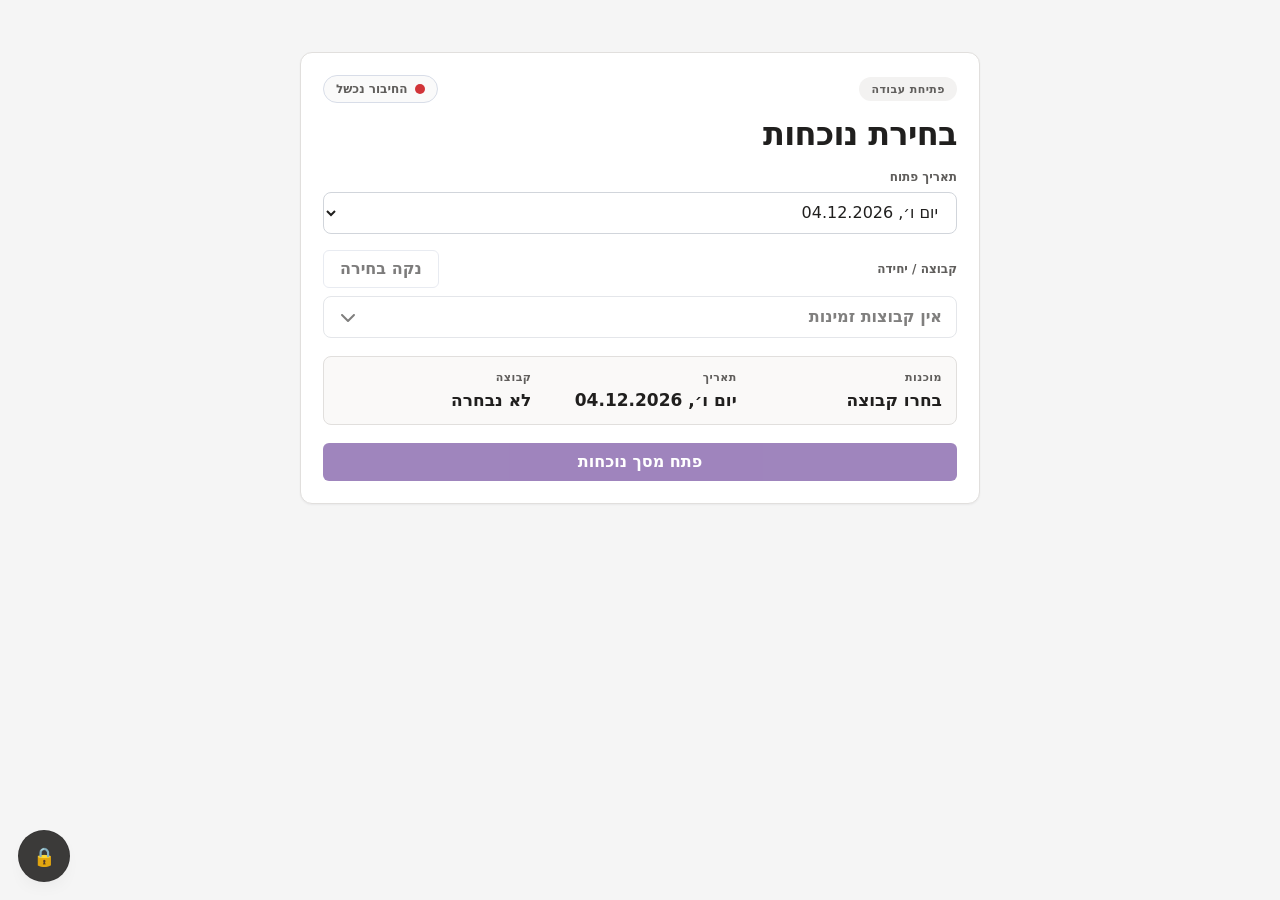
<file: attendance.html>
<!doctype html>
<html lang="he" dir="rtl">
<head>
  <meta charset="utf-8">
  <meta name="viewport" content="width=device-width, initial-scale=1">
  <link rel="icon" href="data:,">
  <link rel="stylesheet" href="fontawesome/all.min.css">
  <title>Attendance</title>
  <style>
    button, input, select {
      font: inherit;
    }
    body .qb-content > .app {
      max-width: 1680px;
      margin: 0 auto;
      padding: 0 0 112px;
    }
    .phonebook-link {
      box-shadow: none;
    }
    .phonebook-link:disabled {
      opacity: 0.5;
      cursor: not-allowed;
      box-shadow: none;
    }
    .card {
      background: var(--card);
      border: 1px solid rgba(212,224,236,0.9);
      border-radius: 14px;
      box-shadow: none;
      padding: 18px;
      margin-bottom: 12px;
    }
    .topbar {
      display: grid;
      gap: 16px;
      grid-template-columns: minmax(320px, 1fr) auto;
      align-items: end;
      padding: 20px 22px;
    }
    .attendance-navbar-tools {
      display: flex;
      flex-wrap: wrap;
      align-items: center;
      justify-content: flex-end;
      gap: 12px;
      direction: rtl;
    }
    .attendance-navbar-tools > .qb-navbar-link {
      min-height: 40px;
      padding-inline: 12px;
      border-radius: 8px;
      border-color: transparent;
      background: transparent;
      box-shadow: none;
    }
    .attendance-navbar-tools > .qb-navbar-link i {
      width: 16px;
      height: 16px;
      display: inline-flex;
      align-items: center;
      justify-content: center;
      border-radius: 0;
      background: transparent;
      color: #556575;
      font-size: 12px;
    }
    .attendance-navbar-actions {
      display: flex;
      flex-wrap: wrap;
      align-items: center;
      justify-content: flex-end;
      gap: 2px;
      padding: 4px;
      border: 1px solid #e1e7ee;
      border-radius: 10px;
      background: #ffffff;
      box-shadow: none;
      position: relative;
      overflow: visible;
    }
    .attendance-navbar-actions .btn,
    .attendance-navbar-tools .qb-navbar-link {
      white-space: nowrap;
    }
    .attendance-navbar-actions .attendance-toolbar-btn,
    .attendance-navbar-actions .btn {
      min-height: 36px;
      padding: 0 12px;
      border-radius: 6px;
      font-size: 13px;
      font-weight: 600;
      letter-spacing: 0;
    }
    .attendance-navbar-actions > .btn,
    .attendance-navbar-actions > .attendance-toolbar-btn,
    .attendance-navbar-actions > .attendance-more-shell {
      flex: 0 0 auto;
    }
    .attendance-navbar-actions .btn.light,
    .attendance-navbar-actions .btn.dash-launch {
      background: transparent;
      border: 1px solid transparent;
      color: #253142;
      box-shadow: none;
    }
    .attendance-navbar-actions .btn.accent {
      background: #0f6cbd;
      border: 1px solid #0f6cbd;
      color: #fff;
      box-shadow: none;
    }
    .attendance-navbar-actions .btn.danger-soft {
      background: transparent;
      border-color: transparent;
      color: #8f3f22;
    }
    .attendance-navbar-actions .btn:hover {
      transform: none;
    }
    .attendance-navbar-actions .btn.light:hover,
    .attendance-navbar-actions .btn.dash-launch:hover,
    .attendance-more-menu .btn:hover {
      background: #f3f7fb;
      border-color: #d8e1eb;
      color: #1f2a38;
    }
    .attendance-navbar-actions .btn.accent:hover {
      background: #115ea3;
      border-color: #115ea3;
    }
    .attendance-navbar-actions .btn.danger-soft:hover {
      background: #fdf2f0;
      border-color: #ecc7bf;
    }
    #saveBtn { order: 1; }
    #addRowBtn { order: 2; }
    #bulkEditBtn { order: 3; }
    #dashboardBtn { order: 4; }
    #deleteRowsBtn { order: 5; }
    .attendance-more-shell { order: 6; }
    .attendance-contextual[hidden] {
      display: none !important;
    }
    .attendance-more-shell {
      position: relative;
    }
    .attendance-more-shell.is-open > #moreActionsBtn,
    .attendance-navbar-actions .btn.has-notice {
      background: #f3f7fb;
      border-color: #d8e1eb;
      color: #243041;
    }
    .attendance-navbar-actions .btn.has-notice::after {
      content: "";
      width: 7px;
      height: 7px;
      margin-inline-start: 2px;
      border-radius: 999px;
      background: var(--accent);
      flex: 0 0 auto;
    }
    .attendance-more-menu {
      position: absolute;
      inset-inline-end: 0;
      top: calc(100% + 10px);
      z-index: 40;
      min-width: 240px;
      display: grid;
      gap: 4px;
      padding: 6px;
      border: 1px solid #d8e1eb;
      border-radius: 8px;
      background: #ffffff;
      box-shadow: 0 8px 24px -12px rgba(15, 23, 42, 0.22);
    }
    .attendance-more-menu[hidden] {
      display: none !important;
    }
    .attendance-more-menu .btn {
      width: 100%;
      justify-content: flex-start;
      min-height: 34px;
      padding: 0 12px;
      border-radius: 6px;
      font-size: 13px;
      font-weight: 500;
    }
    .attendance-more-menu .btn:hover {
      transform: none;
    }
    .title h1 {
      margin: 0;
      font-size: clamp(28px, 3vw, 42px);
      line-height: 1.05;
    }
    .title p {
      margin: 8px 0 0;
      color: var(--muted);
      font-size: 15px;
      line-height: 1.5;
    }
    .row, .actions, .pills {
      display: flex;
      flex-wrap: wrap;
      gap: 10px;
      align-items: center;
    }
    .icon-btn, .btn, .link-btn {
      display: inline-flex;
      align-items: center;
      justify-content: center;
      gap: 10px;
      min-height: 50px;
      padding: 0 16px;
      border-radius: 10px;
      text-decoration: none;
      font-weight: 800;
      cursor: pointer;
      border: 0;
    }
    .icon-btn, .light, .link-btn {
      background: var(--surface);
      color: var(--primary-dark);
      border: 1px solid var(--line);
    }
    .primary {
      color: #fff;
      background: var(--primary);
      box-shadow: none;
    }
    .accent {
      color: #fff;
      background: var(--accent);
      box-shadow: none;
    }
    .danger-soft {
      color: #9b3916;
      background: rgba(244,67,54,0.08);
      border: 1px solid #efc7b8;
    }
    .icon-btn:disabled,
    .btn:disabled,
    .link-btn:disabled {
      opacity: 0.55;
      cursor: not-allowed;
      box-shadow: none;
    }
    .pill {
      display: inline-flex;
      align-items: center;
      min-height: 40px;
      padding: 8px 13px;
      border-radius: 8px;
      background: var(--surface-subtle);
      border: 1px solid var(--line);
      color: var(--primary-dark);
      font-size: 13px;
      font-weight: 700;
    }
    .status {
      padding: 12px 14px;
      border-radius: 10px;
      background: var(--primary-soft);
      color: var(--primary);
      border: 1px solid rgba(15,108,189,0.16);
      font-weight: 700;
      line-height: 1.5;
    }
    .status.ok { background: #daf4e5; color: #0b7a4b; }
    .status.warn { background: #fff1cf; color: #8f640a; }
    .status.err { background: #fde5db; color: #ab3310; }
    .source-strip {
      display: grid;
      gap: 10px;
      grid-template-columns: repeat(auto-fit, minmax(190px, 1fr));
      margin-top: 14px;
    }
    .source-item {
      display: grid;
      gap: 4px;
      padding: 12px 13px;
      border: 1px solid var(--line);
      border-radius: 10px;
      background: var(--surface-subtle);
      min-height: 74px;
    }
    .source-item strong {
      color: var(--text);
      font-size: 14px;
      line-height: 1.45;
      word-break: break-word;
    }
    .source-label {
      color: var(--muted);
      font-size: 11px;
      font-weight: 800;
      letter-spacing: 0.01em;
      text-transform: uppercase;
    }
    .controls {
      display: grid;
      gap: 12px;
      grid-template-columns: 1fr auto;
      align-items: end;
    }
    .field {
      display: grid;
      gap: 6px;
    }
    label {
      color: var(--muted);
      font-size: 12px;
      font-weight: 700;
    }
    input, select {
      width: 100%;
      min-height: 46px;
      border: 1px solid var(--line);
      border-radius: 14px;
      padding: 11px 13px;
      background: var(--surface);
      color: var(--text);
    }
    fieldset {
      margin: 0;
      padding: 0;
      border: 0;
    }
    .filter-grid {
      display: grid;
      gap: 10px;
      grid-template-columns: repeat(auto-fit, minmax(200px, 1fr));
    }
    .visually-hidden {
      position: absolute !important;
      width: 1px;
      height: 1px;
      padding: 0;
      margin: -1px;
      overflow: hidden;
      clip: rect(0, 0, 0, 0);
      white-space: nowrap;
      border: 0;
    }
    .records-shell {
      padding: 0;
      overflow: hidden;
      border-color: #e6eaef;
      box-shadow: none;
      background: #fff;
    }
    .records-toolbar {
      display: grid;
      grid-template-columns: minmax(0, 1fr) minmax(320px, 520px);
      gap: 16px;
      align-items: center;
      margin: 0;
      padding: 20px 24px 16px;
      background: #fff;
      border-bottom: 1px solid #eceff3;
    }
    .records-toolbar-tools {
      display: flex;
      flex-wrap: wrap;
      align-items: flex-end;
      justify-content: flex-end;
      gap: 12px;
    }
    .records-toolbar-actions {
      display: flex;
      flex-wrap: wrap;
      align-items: center;
      justify-content: flex-end;
      gap: 2px;
      padding: 4px;
      border: 1px solid #e1e7ee;
      border-radius: 10px;
      background: #ffffff;
      box-shadow: none;
    }
    .records-toolbar-actions .btn {
      min-height: 36px;
      padding: 0 12px;
      border-radius: 6px;
      font-size: 13px;
      font-weight: 600;
      border: 1px solid transparent;
      background: transparent;
      color: #243041;
      box-shadow: none;
    }
    .records-toolbar-actions .btn:hover {
      background: #f3f7fb;
      border-color: #d8e1eb;
      transform: none;
    }
    #exportExcelBtn {
      color: #243041;
    }
    #exportExcelBtn:hover {
      background: #f3f7fb;
      border-color: #d8e1eb;
    }
    #importExcelBtn {
      color: #243041;
    }
    #importExcelBtn:hover {
      background: #f3f7fb;
      border-color: #d8e1eb;
    }
    .records-toolbar h2 {
      margin: 0;
      font-size: 22px;
      line-height: 1.15;
      color: #343a40;
    }
    .records-meta {
      margin: 8px 0 0;
      color: #7e8795;
      font-size: 13px;
      font-weight: 700;
      line-height: 1.45;
    }
    .table-search {
      min-width: 280px;
      max-width: 340px;
      justify-self: end;
    }
    .table-search input,
    .phonebook-search input {
      min-height: 44px;
      border-radius: 12px;
      padding-inline: 16px;
      background: linear-gradient(180deg, #ffffff 0%, #fafbfd 100%);
      border: 1px solid #d9e1e9;
      box-shadow: inset 0 1px 0 rgba(255,255,255,0.8);
    }
    .table-search input:focus,
    .phonebook-search input:focus {
      border-color: #84acd5;
    }
    .table-wrap {
      overflow: auto;
      border: 0;
      border-radius: 0;
      background: #fff;
      padding: 0 24px 24px;
      max-height: 70vh;
    }
    .table-grid-shell {
      width: max-content;
      min-width: 100%;
      background: #fff;
      border: 1px solid #e9e9e9;
      border-radius: 12px;
      box-shadow: none;
    }
    .attendance-table {
      width: 100%;
      min-width: 1400px;
      border-collapse: separate;
      border-spacing: 0;
      font-size: 13px;
      background: #fff;
      color: #566787;
    }
    .attendance-table thead th {
      position: sticky;
      top: 0;
      z-index: 2;
      background: #ffffff;
      border-bottom: 1px solid #e9e9e9;
      padding: 12px 12px;
      text-align: right;
      vertical-align: bottom;
      white-space: nowrap;
      color: #566787;
      font-size: 12px;
      font-weight: 700;
    }
    .attendance-table tbody tr {
      --row-bg: #f1f3f5;
    }
    .attendance-table tbody td {
      border-bottom: 1px solid #e9e9e9;
      padding: 10px 12px;
      text-align: right;
      vertical-align: top;
      background: var(--row-bg, #fff);
      white-space: nowrap;
    }
    .attendance-table tbody tr.row-session-idle {
      --row-bg: #f1f3f5;
    }
    .attendance-table tbody tr.row-session-idle:nth-of-type(odd):not(.row-editing):not(.row-selected) {
      --row-bg: #eceff2;
    }
    .attendance-table tbody tr.row-session-updated {
      --row-bg: #e5f6ea;
    }
    .attendance-table tbody tr:hover:not(.row-selected):not(.row-session-updated):not(.row-dirty):not(.row-new):not(.row-editing) {
      --row-bg: #eef1f4;
    }
    .attendance-table tbody tr.row-session-updated:hover:not(.row-selected) {
      --row-bg: #def0e4;
    }
    .attendance-table tbody tr.row-dirty:hover:not(.row-selected) {
      --row-bg: #d8eedf;
    }
    .attendance-table tbody tr.row-new:hover:not(.row-selected) {
      --row-bg: #cfe8d8;
    }
    .attendance-table tbody tr.row-editing:hover:not(.row-selected) {
      --row-bg: #d2eadd;
    }
    .attendance-table tbody tr.row-dirty {
      --row-bg: #dff3e6;
    }
    .attendance-table tbody tr.row-new {
      --row-bg: #d7efdf;
    }
    .attendance-table tbody tr.row-editing {
      --row-bg: #d8efe0;
    }
    .attendance-table tbody tr.row-selected {
      --row-bg: #eef5ff;
    }
    .attendance-table tbody tr:last-child td {
      border-bottom: 0;
    }
    .action-col {
      position: sticky;
      right: 0;
      z-index: 3;
      min-width: 180px;
      background: var(--row-bg, #fff);
      background-clip: padding-box;
      box-shadow: -10px 0 16px -16px rgba(15, 23, 42, 0.28), -1px 0 0 #e9e9e9;
    }
    .attendance-table thead .action-col {
      background: #fff;
      z-index: 5;
    }
    .attendance-table .frozen-col {
      position: sticky;
      right: var(--freeze-right, 0px);
      background: var(--row-bg, #fff);
      background-clip: padding-box;
      z-index: 2;
      box-shadow: -1px 0 0 #e9e9e9;
    }
    .attendance-table thead .frozen-col {
      background: #fff;
      z-index: 4;
    }
    .attendance-table .frozen-col.frozen-col-edge {
      box-shadow: -10px 0 16px -16px rgba(15, 23, 42, 0.28), -1px 0 0 #e9e9e9;
    }
    .action-head {
      display: flex;
      align-items: center;
      justify-content: space-between;
      gap: 8px;
    }
    .action-cell {
      background: var(--row-bg, #fff) !important;
      background-clip: padding-box;
    }
    .attendance-table tbody tr.row-session-idle .action-cell {
      background: #f1f3f5 !important;
    }
    .attendance-table tbody tr.row-session-idle:nth-of-type(odd):not(.row-editing):not(.row-selected) .action-cell {
      background: #eceff2 !important;
    }
    .attendance-table tbody tr:hover .action-cell {
      background: var(--row-bg, #fff) !important;
    }
    .attendance-table tbody tr.row-session-updated .action-cell {
      background: #e5f6ea !important;
    }
    .attendance-table tbody tr.row-dirty .action-cell {
      background: #dff3e6 !important;
    }
    .attendance-table tbody tr.row-new .action-cell {
      background: #d7efdf !important;
    }
    .attendance-table tbody tr.row-editing .action-cell {
      background: #d8efe0 !important;
    }
    .attendance-table tbody tr.row-selected .action-cell {
      background: #eef5ff !important;
    }
    .row-actions {
      display: flex;
      align-items: center;
      gap: 8px;
      justify-content: flex-start;
    }
    .row-action-btn {
      width: 32px;
      min-width: 32px;
      min-height: 32px;
      padding: 0;
      border-radius: 999px;
      border: 0;
      background: transparent;
      color: #a0a5b1;
      cursor: pointer;
      font: inherit;
      font-weight: 800;
      box-shadow: none;
    }
    .row-action-btn .icon {
      display: inline-flex;
      align-items: center;
      justify-content: center;
      width: 100%;
      line-height: 1;
      font-size: 16px;
    }
    .row-action-btn[data-row-action="edit"] {
      color: #03a9f4;
    }
    .row-action-btn[data-row-action="duplicate"] {
      color: #ffc107;
    }
    .row-action-btn.danger {
      color: #e34724;
    }
    .row-action-btn:hover {
      background: rgba(0, 0, 0, 0.04);
    }
    .row-select-toggle {
      display: inline-flex;
      align-items: center;
      gap: 6px;
      color: var(--muted);
      font-size: 11px;
      font-weight: 800;
    }
    .row-select-toggle input {
      width: 16px;
      min-height: 16px;
      accent-color: var(--primary);
    }
    .th-btn {
      width: 100%;
      min-height: 24px;
      padding: 0;
      border: 0;
      background: transparent;
      color: var(--text);
      text-align: right;
      font: inherit;
      font-weight: 800;
      cursor: pointer;
    }
    .th-btn.active {
      color: var(--primary-dark);
    }
    .compact-actions {
      grid-template-columns: 1fr auto;
      align-items: center;
    }
    .toolbar-note {
      margin: 0;
      text-align: left;
    }
    .th-shell {
      position: relative;
      display: flex;
      align-items: center;
      gap: 8px;
    }
    .th-sort-btn {
      flex: 1;
      display: inline-flex;
      align-items: center;
      gap: 8px;
      min-height: 28px;
      padding: 0;
      border: 0;
      background: transparent;
      color: #566787;
      text-align: right;
      font: inherit;
      font-weight: 700;
      cursor: pointer;
    }
    .th-sort-btn::after {
      content: "\2195";
      font-size: 13px;
      line-height: 1;
      color: #a0a5b1;
    }
    .th-sort-btn.active {
      color: #343a40;
    }
    .th-sort-btn.is-asc::after {
      content: "\2191";
      color: #666;
    }
    .th-sort-btn.is-desc::after {
      content: "\2193";
      color: #666;
    }
    .th-menu-btn {
      flex: 0 0 auto;
      width: 28px;
      min-width: 28px;
      min-height: 28px;
      padding: 0;
      border: 1px solid #eceff3;
      border-radius: 999px;
      background: #fff;
      color: #a0a5b1;
      cursor: pointer;
      font: inherit;
      font-weight: 800;
    }
    .th-menu-btn:hover,
    .th-menu-btn.open,
    .th-menu-btn.filtered {
      border-color: #d7dce2;
      background: #f5f5f5;
      color: #566787;
    }
    .th-filter-dot {
      color: #03a9f4;
      font-size: 12px;
      line-height: 1;
    }
    .th-filter-menu {
      position: absolute;
      top: calc(100% + 6px);
      right: 0;
      z-index: 8;
      width: 232px;
      padding: 8px;
      border: 1px solid #e5e7eb;
      border-radius: 14px;
      background: #fff;
      box-shadow: 0 12px 24px rgba(0,0,0,.08);
    }
    .th-menu-actions {
      display: grid;
      gap: 4px;
      margin-bottom: 8px;
    }
    .th-menu-action,
    .th-menu-option {
      width: 100%;
      min-height: 32px;
      padding: 0 10px;
      border: 1px solid #eceff3;
      border-radius: 10px;
      background: #fff;
      color: #566787;
      text-align: right;
      font: inherit;
      cursor: pointer;
    }
    .th-menu-action:hover,
    .th-menu-option:hover,
    .th-menu-option.active {
      background: #f5f5f5;
      border-color: #d7dce2;
      color: #343a40;
    }
    .th-menu-list {
      display: grid;
      gap: 4px;
      max-height: 220px;
      overflow: auto;
    }
    .th-menu-empty {
      padding: 10px 6px;
      color: var(--muted);
      text-align: center;
      font-size: 12px;
      font-weight: 700;
    }
    .cell-input, .cell-select {
      width: 100%;
      min-width: 86px;
      min-height: 34px;
      border-radius: 10px;
      border: 1px solid #ddd;
      padding: 0 10px;
      background: #fff;
      color: #566787;
      font-size: 13px;
    }
    .td-editable {
      box-shadow: inset 0 0 0 999px rgba(255, 193, 7, 0.06);
    }
    .cell-text {
      display: block;
      min-width: 70px;
      max-width: 150px;
      overflow: hidden;
      text-overflow: ellipsis;
      white-space: nowrap;
      color: #566787;
      font-weight: 700;
    }
    .table-empty {
      padding: 28px 18px;
      text-align: center;
      color: #7e8795;
      font-weight: 700;
      line-height: 1.4;
    }
    .hidden {
      display: none !important;
    }
    dialog {
      width: min(100%, 820px);
      border: 0;
      border-radius: 24px;
      padding: 0;
      box-shadow: 0 28px 54px rgba(19,44,68,0.22);
    }
    dialog::backdrop {
      background: rgba(10, 24, 39, 0.38);
    }
    .dialog-card {
      padding: 22px;
    }
    .dialog-head {
      display: flex;
      align-items: center;
      justify-content: space-between;
      gap: 10px;
      margin-bottom: 8px;
    }
    .dialog-head h2 {
      margin: 0;
    }
    .dialog-grid {
      display: grid;
      gap: 10px;
      grid-template-columns: repeat(auto-fit, minmax(200px, 1fr));
    }
    .dialog-actions {
      display: flex;
      flex-wrap: wrap;
      gap: 8px;
      margin-top: 14px;
    }
    .bulk-edit-count {
      margin: 0;
      color: var(--muted);
      font-size: 12px;
      font-weight: 700;
    }
    .phonebook-meta {
      margin: 0 0 12px;
      color: #7e8795;
      font-size: 12px;
      line-height: 1.4;
    }
    .phonebook-list {
      overflow: auto;
      max-height: 64vh;
      border: 0;
      border-radius: 0;
      background: #fff;
      padding-top: 4px;
    }
    .phonebook-table {
      width: 100%;
      min-width: 520px;
      border-collapse: separate;
      border-spacing: 0;
      color: #566787;
    }
    .phonebook-table thead th {
      position: sticky;
      top: 0;
      z-index: 2;
      background: #fff;
      border-bottom: 1px solid #e9e9e9;
      padding: 10px 12px;
      text-align: right;
      white-space: nowrap;
    }
    .phonebook-table tbody td {
      padding: 10px 12px;
      border-bottom: 1px solid #e9e9e9;
      color: #566787;
      font-weight: 700;
      vertical-align: middle;
    }
    .phonebook-table tbody tr:nth-child(even) td {
      background: #fcfcfc;
    }
    .phonebook-table tbody tr:hover td {
      background: #f5f5f5;
    }
    .phonebook-table a,
    .phonebook-table span {
      color: #566787;
      text-decoration: none;
      word-break: break-word;
    }
    .phonebook-table a {
      color: #03a9f4;
    }
    .phone-empty {
      padding: 24px 18px;
      color: #7e8795;
      text-align: center;
      font-weight: 700;
    }
    /* Theme alignment */
    .app {
      max-width: 1560px;
      padding: 24px 20px 112px;
    }
    .phonebook-link {
      width: 100%;
      min-width: 0;
      min-height: 38px;
      padding: 0 12px;
      box-shadow: none;
    }
    .card {
      border: 1px solid var(--border);
      border-radius: 14px;
      box-shadow: none;
    }
    .topbar {
      padding: 24px;
    }
    .icon-btn,
    .btn,
    .link-btn {
      border-radius: 10px;
    }
    .icon-btn,
    .light,
    .link-btn {
      background: #fff;
      border-color: var(--border);
    }
    .primary {
      background: var(--primary);
      box-shadow: none;
    }
    .accent {
      background: var(--accent);
      box-shadow: none;
    }
    .danger-soft {
      background: rgba(244,67,54,0.08);
      border-color: rgba(244,67,54,0.18);
    }
    .pill {
      background: var(--surface-muted);
      border-color: var(--border);
      border-radius: 8px;
    }
    input,
    select {
      background: var(--surface-soft);
      border-color: var(--border);
    }
    .table-wrap,
    .phonebook-list,
    .th-filter-menu {
      border-color: #e9e9e9;
      border-radius: 12px;
    }
    .attendance-table thead th,
    .phonebook-table thead th {
      background: #fff;
      border-bottom: 1px solid #e9e9e9;
    }
    .attendance-table tbody td,
    .phonebook-table tbody td {
      border-bottom-color: #e9e9e9;
      border-left-color: #e9e9e9;
    }
    .attendance-table tbody tr:hover td {
      background: var(--row-bg, #f5f5f5);
    }
    .phonebook-table tbody tr:hover td {
      background: #f5f5f5;
    }
    .attendance-table tbody tr.row-selected td {
      background: #eef5ff;
    }
    .action-col {
      box-shadow: -10px 0 16px -16px rgba(15, 23, 42, 0.28), -1px 0 0 #e9e9e9;
    }
    .attendance-table thead .action-col {
      background: #fff;
    }
    .action-cell {
      background: var(--row-bg, #fff) !important;
      background-clip: padding-box;
    }
    .row-action-btn,
    .th-menu-btn,
    .th-menu-action,
    .th-menu-option,
    .cell-input,
    .cell-select {
      border-color: #ddd;
      border-radius: 8px;
    }
    .th-menu-btn:hover,
    .th-menu-btn.open,
    .th-menu-btn.filtered,
    .th-menu-action:hover,
    .th-menu-option:hover,
    .th-menu-option.active {
      background: #f5f5f5;
      border-color: #d7dce2;
      color: #343a40;
    }
    .status {
      border-radius: 10px;
    }
    dialog {
      border-radius: 16px;
      box-shadow: var(--shadow-modal);
    }
    dialog::backdrop {
      background: rgba(15,23,42,0.36);
    }
    .dialog-card {
      padding: 24px;
    }
    .phonebook-table tbody tr:nth-child(even) td {
      background: #fcfcfc;
    }
    @media (max-width: 980px) {
      body .qb-content > .app {
        padding: 0 0 124px;
      }
      .attendance-navbar-tools,
      .attendance-navbar-actions {
        width: 100%;
      }
      .attendance-navbar-actions > .btn,
      .attendance-navbar-actions > .attendance-toolbar-btn,
      .attendance-navbar-actions > .attendance-more-shell,
      .attendance-navbar-tools .qb-navbar-link {
        flex: 1 1 calc(50% - 10px);
      }
      .attendance-navbar-actions {
        justify-content: stretch;
      }
      .attendance-more-menu {
        inset-inline-start: 0;
        inset-inline-end: 0;
        min-width: 0;
      }
      .topbar {
        grid-template-columns: 1fr;
      }
      .records-toolbar {
        grid-template-columns: 1fr;
      }
      .records-toolbar-tools {
        justify-content: stretch;
      }
      .records-toolbar-actions,
      .table-search {
        width: 100%;
        max-width: none;
      }
      .records-toolbar-actions .btn {
        flex: 1 1 calc(50% - 10px);
      }
      .controls { grid-template-columns: 1fr; }
      .row, .actions { width: 100%; }
      .table-search {
        min-width: 100%;
        justify-self: stretch;
      }
      .attendance-table {
        min-width: 760px;
      }
      .phonebook-table {
        min-width: 380px;
      }
    }
    body[data-page="attendance"] {
      background: #f1f3f7;
    }
    body[data-page="attendance"] .qb-shell {
      background: linear-gradient(180deg, #4f52b2 0 78px, #f1f3f7 78px 100%);
    }
    body[data-page="attendance"] .qb-sidebar {
      width: 96px;
      background: #f7f8fb;
      border-left: 1px solid #d8dde8;
      color: #252423;
      box-shadow: none;
    }
    body[data-page="attendance"] .qb-brand {
      padding: 16px 0 12px;
      gap: 8px;
    }
    body[data-page="attendance"] .qb-brand-mark {
      width: 44px;
      height: 44px;
      border-radius: 12px;
      background: #4f52b2;
      box-shadow: none;
      color: #fff;
      font-size: 18px;
    }
    body[data-page="attendance"] .qb-brand-copy {
      display: none;
    }
    body[data-page="attendance"] .qb-side-user {
      width: 56px;
      margin: 6px auto 0;
      padding: 0;
      justify-content: center;
      border: 0;
      border-radius: 0;
      background: transparent;
      box-shadow: none;
    }
    body[data-page="attendance"] .qb-side-user > div {
      display: none;
    }
    body[data-page="attendance"] .qb-side-avatar {
      width: 38px;
      height: 38px;
      border-radius: 999px;
      background: #dfe3ff;
      box-shadow: none;
      color: #3d4197;
      font-size: 13px;
    }
    body[data-page="attendance"] .qb-nav {
      padding: 14px 0 24px;
    }
    body[data-page="attendance"] .qb-nav-group {
      padding: 0 10px;
      margin-bottom: 0;
    }
    body[data-page="attendance"] .qb-nav-label {
      display: none;
    }
    body[data-page="attendance"] .qb-nav-link {
      min-height: 74px;
      margin-bottom: 8px;
      padding: 10px 6px;
      flex-direction: column;
      justify-content: center;
      gap: 8px;
      border: 1px solid transparent;
      border-radius: 12px;
      background: transparent;
      color: #605e5c !important;
      text-align: center;
      font-size: 11px;
      font-weight: 500;
      line-height: 1.15;
    }
    body[data-page="attendance"] .qb-nav-link i {
      width: 20px;
      height: 20px;
      flex: 0 0 20px;
      border-radius: 0;
      background: transparent;
      box-shadow: none;
      color: #605e5c;
      font-size: 18px;
    }
    body[data-page="attendance"] .qb-nav-link:hover {
      background: #eef1f6;
      border-color: #e1e6f0;
      box-shadow: none;
      transform: none;
    }
    body[data-page="attendance"] .qb-nav-link.active {
      background: #ffffff;
      border-color: #d9deeb;
      color: #201f1e !important;
      box-shadow: 0 1px 2px rgba(15, 23, 42, 0.06);
      transform: none;
    }
    body[data-page="attendance"] .qb-nav-link.active::after {
      content: "";
      position: absolute;
      top: 16px;
      bottom: 16px;
      inset-inline-end: 0;
      width: 3px;
      border-radius: 999px;
      background: #4f52b2;
    }
    body[data-page="attendance"] .qb-main {
      margin-right: 96px;
    }
    body[data-page="attendance"] .qb-navbar {
      min-height: 78px;
      padding: 14px 24px;
      background: #4f52b2;
      border-bottom: 0;
      box-shadow: none;
      backdrop-filter: none;
    }
    body[data-page="attendance"] .qb-navbar-copy h1 {
      color: #ffffff;
      font-size: 1.12rem;
      font-weight: 700;
      letter-spacing: 0;
    }
    body[data-page="attendance"] .qb-burger {
      border-color: transparent;
      background: rgba(255,255,255,0.1);
    }
    body[data-page="attendance"] .qb-burger span {
      background: rgba(255,255,255,0.92);
    }
    body[data-page="attendance"] .qb-burger:hover {
      background: rgba(255,255,255,0.16);
      border-color: transparent;
    }
    body[data-page="attendance"] .qb-content {
      padding: 20px 28px 28px;
    }
    body[data-page="attendance"] .card {
      border: 1px solid #e1e5ec;
      border-radius: 12px;
      box-shadow: 0 1px 2px rgba(15, 23, 42, 0.04);
    }
    body[data-page="attendance"] .attendance-overview-card {
      display: grid;
      gap: 16px;
      padding: 18px 20px;
    }
    body[data-page="attendance"] .attendance-overview-top {
      display: grid;
      gap: 16px;
      grid-template-columns: minmax(0, 1fr) minmax(240px, 320px);
      align-items: start;
    }
    body[data-page="attendance"] .attendance-overview-copy h2 {
      margin: 0;
      font-size: 24px;
      color: #201f1e;
    }
    body[data-page="attendance"] .attendance-overview-copy p {
      margin: 8px 0 0;
      color: #605e5c;
      font-size: 14px;
      line-height: 1.55;
    }
    body[data-page="attendance"] .attendance-overview-status {
      display: flex;
      justify-content: flex-end;
    }
    body[data-page="attendance"] .attendance-overview-status .status {
      width: 100%;
      min-height: 100%;
      display: flex;
      align-items: center;
    }
    body[data-page="attendance"] .attendance-overview-pills {
      gap: 8px;
    }
    body[data-page="attendance"] .qb-navbar-right:empty {
      display: none;
    }
    body[data-page="attendance"] .attendance-command-card {
      display: grid;
      gap: 12px;
      padding: 14px 20px;
    }
    body[data-page="attendance"] .attendance-command-copy {
      display: flex;
      flex-wrap: wrap;
      align-items: baseline;
      justify-content: space-between;
      gap: 8px 16px;
    }
    body[data-page="attendance"] .attendance-command-copy h2 {
      margin: 0;
      font-size: 17px;
      color: #201f1e;
    }
    body[data-page="attendance"] .attendance-command-copy p {
      margin: 0;
      color: #605e5c;
      font-size: 13px;
      line-height: 1.55;
    }
    body[data-page="attendance"] .attendance-command-row {
      display: flex;
      flex-wrap: wrap;
      align-items: center;
      justify-content: space-between;
      gap: 10px 16px;
    }
    body[data-page="attendance"] .attendance-navbar-tools {
      gap: 8px;
    }
    body[data-page="attendance"] .attendance-navbar-tools {
      gap: 10px;
    }
    body[data-page="attendance"] .attendance-navbar-tools > .qb-navbar-link {
      min-height: 34px;
      padding-inline: 8px;
      border-radius: 6px;
      border-color: transparent;
      background: transparent;
      color: #3b3a39 !important;
      box-shadow: none;
      font-size: 13px;
      font-weight: 600;
    }
    body[data-page="attendance"] .attendance-navbar-tools > .qb-navbar-link:hover {
      background: #eff3f8;
      border-color: transparent;
    }
    body[data-page="attendance"] .attendance-navbar-actions,
    body[data-page="attendance"] .records-toolbar-actions {
      gap: 2px;
      padding: 0;
      border: 0;
      border-radius: 0;
      background: transparent;
      box-shadow: none;
    }
    body[data-page="attendance"] .attendance-navbar-actions .attendance-toolbar-btn,
    body[data-page="attendance"] .attendance-navbar-actions .btn,
    body[data-page="attendance"] .records-toolbar-actions .btn,
    body[data-page="attendance"] .attendance-more-menu .btn {
      min-height: 34px;
      padding: 0 10px;
      border-radius: 6px;
      border: 1px solid transparent;
      background: transparent;
      color: #252423;
      font-size: 13px;
      font-weight: 600;
      letter-spacing: 0;
      box-shadow: none;
    }
    body[data-page="attendance"] .attendance-navbar-actions .btn.light,
    body[data-page="attendance"] .attendance-navbar-actions .btn.dash-launch,
    body[data-page="attendance"] .records-toolbar-actions .btn,
    body[data-page="attendance"] .attendance-more-menu .btn {
      color: #252423;
      background: transparent;
      border-color: transparent;
    }
    body[data-page="attendance"] .attendance-navbar-actions .btn:hover,
    body[data-page="attendance"] .records-toolbar-actions .btn:hover,
    body[data-page="attendance"] .attendance-more-menu .btn:hover,
    body[data-page="attendance"] .attendance-more-shell.is-open > #moreActionsBtn,
    body[data-page="attendance"] .attendance-navbar-actions .btn.has-notice {
      background: #eff3f8;
      border-color: transparent;
      color: #201f1e;
      transform: none;
    }
    body[data-page="attendance"] .attendance-navbar-actions .btn.accent {
      background: #0f6cbd;
      border-color: #0f6cbd;
      color: #fff;
      padding-inline: 14px;
    }
    body[data-page="attendance"] .attendance-navbar-actions .btn.accent:hover {
      background: #115ea3;
      border-color: #115ea3;
    }
    body[data-page="attendance"] .attendance-navbar-actions .btn.danger-soft {
      color: #a4262c;
      background: transparent;
      border-color: transparent;
    }
    body[data-page="attendance"] .attendance-navbar-actions .btn.danger-soft:hover {
      background: #fde7e9;
      border-color: transparent;
    }
    body[data-page="attendance"] .attendance-more-menu {
      border: 1px solid #d8dde8;
      border-radius: 8px;
      box-shadow: 0 18px 38px -20px rgba(15, 23, 42, 0.34);
    }
    body[data-page="attendance"] .icon-btn,
    body[data-page="attendance"] .btn,
    body[data-page="attendance"] .link-btn {
      gap: 8px;
      min-height: 40px;
      padding: 0 14px;
      border-radius: 8px;
      font-weight: 600;
      border: 1px solid transparent;
    }
    body[data-page="attendance"] .icon-btn,
    body[data-page="attendance"] .light,
    body[data-page="attendance"] .link-btn {
      background: #ffffff;
      color: #252423;
      border-color: #d1d7e0;
    }
    body[data-page="attendance"] .primary,
    body[data-page="attendance"] .accent {
      border-color: currentColor;
      box-shadow: none;
    }
    body[data-page="attendance"] .primary {
      border-color: var(--primary);
    }
    body[data-page="attendance"] .accent {
      border-color: var(--accent);
    }
    body[data-page="attendance"] .danger-soft {
      color: #a4262c;
      background: #fdf3f4;
      border: 1px solid #f3c6cb;
    }
    body[data-page="attendance"] .pill {
      background: #f6f8fb;
      border-color: #e2e7ef;
      color: #3b3a39;
      font-weight: 600;
    }
    body[data-page="attendance"] .status {
      background: #edf5ff;
      color: #0f548c;
      border-color: #c9def4;
      font-weight: 600;
    }
    body[data-page="attendance"] .source-item {
      border-color: #e3e7ef;
      background: #fbfcfe;
    }
    body[data-page="attendance"] input,
    body[data-page="attendance"] select {
      min-height: 42px;
      padding: 10px 12px;
      border: 1px solid #d1d7e0;
      border-radius: 8px;
      background: #ffffff;
    }
    body[data-page="attendance"] .records-shell {
      border-color: #e1e5ec;
      box-shadow: 0 1px 2px rgba(15, 23, 42, 0.04);
    }
    body[data-page="attendance"] .records-toolbar {
      display: grid;
      grid-template-columns: minmax(0, 1fr) minmax(220px, 320px) auto;
      gap: 12px;
      align-items: end;
      padding: 18px 20px 14px;
    }
    body[data-page="attendance"] .records-toolbar-copy {
      min-width: 0;
    }
    body[data-page="attendance"] .records-meta {
      color: #605e5c;
      font-weight: 600;
    }
    body[data-page="attendance"] .table-search {
      min-width: 0;
      max-width: none;
      width: 100%;
    }
    body[data-page="attendance"] .records-toolbar-actions {
      justify-self: end;
    }
    body[data-page="attendance"] .table-search input,
    body[data-page="attendance"] .phonebook-search input {
      border-radius: 8px;
      padding-inline: 14px;
      background: #ffffff;
      border-color: #d1d7e0;
      box-shadow: none;
    }
    body[data-page="attendance"] .table-search input:focus,
    body[data-page="attendance"] .phonebook-search input:focus {
      border-color: #7b83eb;
    }
    body[data-page="attendance"] .table-grid-shell {
      border-color: #e5e7eb;
      border-radius: 10px;
    }
    body[data-page="attendance"] .attendance-table thead th,
    body[data-page="attendance"] .phonebook-table thead th {
      background: #fbfbfc;
    }
    body[data-page="attendance"] .row-action-btn,
    body[data-page="attendance"] .th-menu-btn,
    body[data-page="attendance"] .th-menu-action,
    body[data-page="attendance"] .th-menu-option,
    body[data-page="attendance"] .cell-input,
    body[data-page="attendance"] .cell-select {
      border-color: #d1d7e0;
    }
    @media (max-width: 980px) {
      body[data-page="attendance"] .qb-sidebar {
        width: min(18rem, calc(100vw - 40px));
        background: #f7f8fb;
        box-shadow: 0 20px 40px -28px rgba(15, 23, 42, 0.35);
      }
      body[data-page="attendance"] .qb-brand {
        padding: 20px 20px 12px;
      }
      body[data-page="attendance"] .qb-brand-copy {
        display: block;
      }
      body[data-page="attendance"] .qb-brand-copy strong {
        color: #201f1e;
        font-size: 1.1rem;
      }
      body[data-page="attendance"] .qb-side-user {
        width: auto;
        margin: 8px 20px 0;
        padding: 12px;
        justify-content: flex-start;
        border: 1px solid #e2e6ef;
        border-radius: 14px;
        background: #ffffff;
      }
      body[data-page="attendance"] .qb-side-user > div {
        display: block;
      }
      body[data-page="attendance"] .qb-side-user strong {
        color: #201f1e;
      }
      body[data-page="attendance"] .qb-side-user span {
        color: #605e5c;
      }
      body[data-page="attendance"] .qb-nav-group {
        padding: 0 16px;
      }
      body[data-page="attendance"] .qb-nav-label {
        display: block;
        color: #605e5c;
      }
      body[data-page="attendance"] .qb-nav-link {
        min-height: 52px;
        padding-inline-start: 12px;
        padding-inline-end: 14px;
        flex-direction: row;
        justify-content: flex-start;
        gap: 12px;
        text-align: right;
        font-size: 0.92rem;
      }
      body[data-page="attendance"] .qb-nav-link i {
        width: 2rem;
        height: 2rem;
        flex: 0 0 2rem;
      }
      body[data-page="attendance"] .qb-main {
        margin-right: 0;
      }
      body[data-page="attendance"] .qb-navbar {
        padding: 12px 16px;
      }
      body[data-page="attendance"] .attendance-overview-top,
      body[data-page="attendance"] .attendance-command-row,
      body[data-page="attendance"] .records-toolbar {
        grid-template-columns: 1fr;
      }
      body[data-page="attendance"] .attendance-overview-status,
      body[data-page="attendance"] .records-toolbar-actions {
        justify-content: stretch;
        justify-self: stretch;
      }
      body[data-page="attendance"] .attendance-overview-status .status,
      body[data-page="attendance"] .records-toolbar-actions {
        width: 100%;
      }
      body[data-page="attendance"] .attendance-command-row {
        display: grid;
      }
    }
    body[data-page="attendance"] .qb-navbar-right {
      display: none;
    }
    body[data-page="attendance"] .btn,
    body[data-page="attendance"] .link-btn,
    body[data-page="attendance"] .icon-btn {
      min-height: 36px;
      padding: 0 14px;
      gap: 8px;
      border-radius: 6px;
      border: 1px solid transparent;
      font-size: 13px;
      font-weight: 600;
      box-shadow: none;
    }
    body[data-page="attendance"] .light,
    body[data-page="attendance"] .link-btn,
    body[data-page="attendance"] .icon-btn {
      background: #ffffff;
      color: #252423;
      border-color: #d1d7e0;
    }
    body[data-page="attendance"] .light:hover,
    body[data-page="attendance"] .link-btn:hover,
    body[data-page="attendance"] .icon-btn:hover {
      background: #f5f7fa;
      border-color: #c3ccd8;
      color: #201f1e;
    }
    body[data-page="attendance"] .primary,
    body[data-page="attendance"] .btn.primary,
    body[data-page="attendance"] .accent,
    body[data-page="attendance"] .btn.accent {
      background: #0f6cbd;
      border-color: #0f6cbd;
      color: #ffffff;
      box-shadow: none;
    }
    body[data-page="attendance"] .primary:hover,
    body[data-page="attendance"] .btn.primary:hover,
    body[data-page="attendance"] .accent:hover,
    body[data-page="attendance"] .btn.accent:hover {
      background: #115ea3;
      border-color: #115ea3;
    }
    body[data-page="attendance"] .danger-soft,
    body[data-page="attendance"] .btn.danger-soft {
      color: #a4262c;
      background: transparent;
      border-color: transparent;
    }
    body[data-page="attendance"] .danger-soft:hover,
    body[data-page="attendance"] .btn.danger-soft:hover {
      background: #fde7e9;
      border-color: transparent;
      color: #8f1d21;
    }
    body[data-page="attendance"] .attendance-command-card {
      display: grid;
      gap: 12px;
      padding: 14px 20px 6px;
      margin-bottom: 0;
      border: 0;
      border-radius: 0;
      background: transparent;
      box-shadow: none;
    }
    body[data-page="attendance"] .attendance-command-copy {
      display: flex;
      flex-wrap: wrap;
      align-items: baseline;
      justify-content: space-between;
      gap: 8px 16px;
    }
    body[data-page="attendance"] .attendance-command-copy h2 {
      margin: 0;
      font-size: 16px;
      color: #201f1e;
    }
    body[data-page="attendance"] .attendance-command-copy p {
      margin: 0;
      color: #605e5c;
      font-size: 13px;
      line-height: 1.5;
    }
    body[data-page="attendance"] .attendance-command-row {
      display: flex;
      flex-wrap: wrap;
      align-items: center;
      justify-content: space-between;
      gap: 10px 16px;
    }
    body[data-page="attendance"] #backBtn.qb-navbar-link {
      min-height: 34px;
      padding: 0 10px;
      border: 1px solid transparent;
      border-radius: 6px;
      background: transparent;
      color: #3b3a39 !important;
      font-size: 13px;
      font-weight: 600;
    }
    body[data-page="attendance"] #backBtn.qb-navbar-link:hover {
      background: #eff3f8;
      border-color: transparent;
    }
    body[data-page="attendance"] .attendance-navbar-actions {
      display: flex;
      flex-wrap: wrap;
      align-items: center;
      gap: 2px;
      padding: 0;
      border: 0;
      border-radius: 0;
      background: transparent;
      box-shadow: none;
    }
    body[data-page="attendance"] .attendance-navbar-actions .attendance-toolbar-btn,
    body[data-page="attendance"] .attendance-navbar-actions .btn {
      min-height: 34px;
      padding: 0 12px;
      border: 1px solid transparent;
      border-radius: 6px;
      background: transparent;
      color: #201f1e;
      font-size: 13px;
      font-weight: 600;
      box-shadow: none;
    }
    body[data-page="attendance"] .attendance-navbar-actions .btn.light,
    body[data-page="attendance"] .attendance-navbar-actions .btn.dash-launch {
      background: transparent;
      border-color: transparent;
      color: #201f1e;
    }
    body[data-page="attendance"] .attendance-navbar-actions .btn.light:hover,
    body[data-page="attendance"] .attendance-navbar-actions .btn.dash-launch:hover,
    body[data-page="attendance"] .attendance-more-menu .btn:hover,
    body[data-page="attendance"] .attendance-more-shell.is-open > #moreActionsBtn,
    body[data-page="attendance"] .attendance-navbar-actions .btn.has-notice {
      background: #eff3f8;
      border-color: transparent;
      color: #201f1e;
    }
    body[data-page="attendance"] .attendance-navbar-actions .btn.accent {
      min-height: 36px;
      padding: 0 16px;
      border: 1px solid #0f6cbd;
      border-radius: 6px;
      background: #0f6cbd;
      color: #fff;
    }
    body[data-page="attendance"] .attendance-navbar-actions .btn.accent:hover {
      background: #115ea3;
      border-color: #115ea3;
    }
    body[data-page="attendance"] .attendance-navbar-actions .btn.danger-soft {
      color: #a4262c;
      background: transparent;
      border-color: transparent;
    }
    body[data-page="attendance"] .attendance-navbar-actions .btn.danger-soft:hover {
      background: #fde7e9;
      border-color: transparent;
      color: #8f1d21;
    }
    body[data-page="attendance"] .attendance-more-menu {
      padding: 6px;
      border: 1px solid #d8dde8;
      border-radius: 8px;
      background: #ffffff;
      box-shadow: 0 18px 38px -20px rgba(15, 23, 42, 0.34);
    }
    body[data-page="attendance"] .attendance-more-menu .btn {
      width: 100%;
      justify-content: flex-start;
      min-height: 34px;
      padding: 0 10px;
      border-radius: 6px;
      border: 1px solid transparent;
      background: transparent;
      font-size: 13px;
      font-weight: 600;
    }
    body[data-page="attendance"] .records-toolbar {
      align-items: center;
      gap: 14px;
    }
    body[data-page="attendance"] .records-toolbar-actions {
      display: flex;
      flex-wrap: wrap;
      align-items: center;
      justify-content: flex-end;
      justify-self: end;
      gap: 8px;
      padding: 0;
      border: 0;
      border-radius: 0;
      background: transparent;
      box-shadow: none;
    }
    body[data-page="attendance"] .records-toolbar-actions .btn {
      min-height: 36px;
      padding: 0 14px;
      border: 1px solid #d1d7e0;
      border-radius: 6px;
      background: #ffffff;
      color: #252423;
      font-size: 13px;
      font-weight: 600;
      box-shadow: none;
    }
    body[data-page="attendance"] .records-toolbar-actions .btn:hover {
      background: #f5f7fa;
      border-color: #c3ccd8;
      color: #201f1e;
    }
    @media (max-width: 980px) {
      body[data-page="attendance"] .attendance-command-row {
        display: grid;
      }
      body[data-page="attendance"] .attendance-navbar-actions,
      body[data-page="attendance"] .records-toolbar-actions {
        justify-content: flex-start;
      }
      body[data-page="attendance"] .records-toolbar-actions {
        justify-self: stretch;
        width: 100%;
      }
    }
    body[data-page="attendance"] {
      --att-bg: #f4f7fb;
      --att-card: #ffffff;
      --att-card-soft: #f8fafc;
      --att-border: #e6ebf2;
      --att-border-strong: #d3dbe6;
      --att-text: #0f172a;
      --att-muted: #64748b;
      --att-shadow: 0 20px 40px -28px rgba(15, 23, 42, 0.24), 0 12px 24px -20px rgba(15, 23, 42, 0.18);
      --att-shadow-soft: 0 14px 28px -24px rgba(15, 23, 42, 0.2), 0 4px 6px -4px rgba(15, 23, 42, 0.1);
      font-family: "Heebo", "Rubik", "Segoe UI", sans-serif;
      background: linear-gradient(180deg, #f8fafc 0%, #f4f7fb 34%, #f7f9fc 100%);
      color: var(--att-text);
    }
    body[data-page="attendance"] .qb-shell {
      min-height: 100vh;
      background:
        radial-gradient(circle at top right, rgba(15, 23, 42, 0.03), transparent 28rem),
        linear-gradient(180deg, #f8fafc 0%, #f4f7fb 34%, #f7f9fc 100%);
    }
    body[data-page="attendance"] .qb-sidebar {
      width: 15rem;
      background: rgba(255, 255, 255, 0.92);
      border-left: 1px solid var(--att-border);
      box-shadow: none;
      backdrop-filter: blur(18px);
    }
    body[data-page="attendance"] .qb-main {
      margin-right: 15rem;
    }
    body[data-page="attendance"] .qb-brand {
      padding: 24px 22px 14px;
    }
    body[data-page="attendance"] .qb-brand-mark {
      background: #111827;
      color: #ffffff;
      box-shadow: none;
    }
    body[data-page="attendance"] .qb-side-user {
      margin: 10px 20px 18px;
      border: 1px solid var(--att-border);
      border-radius: 18px;
      background: var(--att-card-soft);
      box-shadow: none;
    }
    body[data-page="attendance"] .qb-side-user strong,
    body[data-page="attendance"] .qb-brand-copy strong,
    body[data-page="attendance"] .qb-navbar-copy h1,
    body[data-page="attendance"] .attendance-overview-copy h2,
    body[data-page="attendance"] .records-toolbar h2,
    body[data-page="attendance"] .dialog-head h2 {
      color: var(--att-text);
    }
    body[data-page="attendance"] .qb-side-user span,
    body[data-page="attendance"] .qb-nav-label,
    body[data-page="attendance"] .qb-navbar-copy p {
      color: var(--att-muted);
    }
    body[data-page="attendance"] .qb-nav-group {
      padding-inline: 16px;
    }
    body[data-page="attendance"] .qb-nav-link {
      min-height: 46px;
      margin-bottom: 6px;
      border: 1px solid transparent;
      border-radius: 14px;
      background: transparent;
      color: var(--att-muted) !important;
      font-weight: 600;
      box-shadow: none;
    }
    body[data-page="attendance"] .qb-nav-link i {
      width: 2rem;
      height: 2rem;
      border-radius: 10px;
      background: transparent;
      color: currentColor;
    }
    body[data-page="attendance"] .qb-nav-link:hover {
      background: rgba(255, 255, 255, 0.82);
      border-color: var(--att-border);
      color: var(--att-text) !important;
    }
    body[data-page="attendance"] .qb-nav-link.active {
      background: #ffffff;
      border-color: var(--att-border);
      color: var(--att-text) !important;
      box-shadow: var(--att-shadow-soft);
    }
    body[data-page="attendance"] .qb-navbar {
      min-height: 76px;
      padding: 16px 28px;
      background: rgba(248, 250, 252, 0.88);
      border-bottom: 1px solid var(--att-border);
      box-shadow: none;
      backdrop-filter: blur(18px);
    }
    body[data-page="attendance"] .qb-burger {
      background: #ffffff;
      border-color: var(--att-border);
    }
    body[data-page="attendance"] .qb-burger:hover {
      background: #f8fafc;
      border-color: var(--att-border-strong);
    }
    body[data-page="attendance"] .qb-navbar-copy h1 {
      font-size: 1.15rem;
      font-weight: 700;
      letter-spacing: 0;
      background: transparent;
      box-shadow: none;
    }
    body[data-page="attendance"] .qb-navbar-copy p {
      margin-top: 6px;
      font-size: 0.92rem;
    }
    body[data-page="attendance"] .qb-content {
      padding: 30px 32px 36px;
    }
    body[data-page="attendance"] .qb-content > .app {
      max-width: none;
      width: 100%;
      margin: 0;
      padding: 0 0 112px;
      display: grid;
      gap: 24px;
    }
    body[data-page="attendance"] .card,
    body[data-page="attendance"] .dialog-card {
      background: var(--att-card);
      border: 0;
      border-radius: 24px;
      box-shadow: var(--att-shadow);
    }
    body[data-page="attendance"] .attendance-overview-card {
      display: grid;
      gap: 24px;
      padding: 32px;
      margin-bottom: 0;
    }
    body[data-page="attendance"] .attendance-overview-top {
      display: grid;
      grid-template-columns: minmax(0, 1.4fr) minmax(280px, 0.8fr);
      gap: 24px;
      align-items: start;
    }
    body[data-page="attendance"] .attendance-overview-copy {
      display: grid;
      gap: 10px;
      min-width: 0;
    }
    body[data-page="attendance"] .attendance-overview-eyebrow {
      color: #94a3b8;
      font-size: 12px;
      font-weight: 700;
      letter-spacing: 0.03em;
    }
    body[data-page="attendance"] .attendance-overview-copy h2 {
      margin: 0;
      font-size: clamp(2rem, 3.7vw, 3rem);
      line-height: 1.05;
      font-weight: 800;
    }
    body[data-page="attendance"] .attendance-overview-copy p {
      margin: 0;
      max-width: 52rem;
      color: var(--att-muted);
      font-size: 15px;
      line-height: 1.8;
    }
    body[data-page="attendance"] .attendance-overview-status {
      display: flex;
      justify-content: stretch;
      align-items: stretch;
    }
    body[data-page="attendance"] .status {
      width: 100%;
      padding: 18px 20px;
      border: 1px solid var(--att-border);
      border-radius: 20px;
      background: var(--att-card-soft);
      color: var(--att-text);
      font-weight: 600;
      line-height: 1.7;
      box-shadow: inset 0 1px 0 rgba(255, 255, 255, 0.85);
    }
    body[data-page="attendance"] .status.ok {
      background: #f0fdf4;
      color: #166534;
      border-color: #bbf7d0;
    }
    body[data-page="attendance"] .status.warn {
      background: #fffbeb;
      color: #92400e;
      border-color: #fde68a;
    }
    body[data-page="attendance"] .status.err {
      background: #fef2f2;
      color: #b91c1c;
      border-color: #fecaca;
    }
    body[data-page="attendance"] .attendance-overview-pills {
      display: grid;
      grid-template-columns: repeat(4, minmax(0, 1fr));
      gap: 16px;
    }
    body[data-page="attendance"] .attendance-overview-card.is-minimal {
      gap: 18px;
    }
    body[data-page="attendance"] .attendance-overview-card.is-minimal .attendance-overview-pills {
      grid-template-columns: repeat(3, minmax(0, 1fr));
    }
    body[data-page="attendance"] .attendance-overview-card.is-minimal .source-strip,
    body[data-page="attendance"] .attendance-overview-card.is-minimal #settingsKpiCard {
      display: none;
    }
    body[data-page="attendance"] .attendance-kpi-card {
      display: grid;
      gap: 10px;
      min-height: 108px;
      padding: 20px 22px;
      border-radius: 20px;
      background: var(--att-card-soft);
      box-shadow: inset 0 0 0 1px #edf2f7;
    }
    body[data-page="attendance"] .attendance-kpi-label,
    body[data-page="attendance"] .source-label,
    body[data-page="attendance"] label {
      color: var(--att-muted);
      font-size: 12px;
      font-weight: 700;
      letter-spacing: 0;
    }
    body[data-page="attendance"] .attendance-kpi-value {
      color: var(--att-text);
      font-size: 1.02rem;
      font-weight: 700;
      line-height: 1.7;
    }
    body[data-page="attendance"] .source-strip {
      display: grid;
      gap: 16px;
      grid-template-columns: repeat(4, minmax(0, 1fr));
      margin-top: 0;
    }
    body[data-page="attendance"] .source-item {
      display: grid;
      gap: 8px;
      min-height: 106px;
      padding: 20px 22px;
      border: 0;
      border-radius: 20px;
      background: #ffffff;
      box-shadow: var(--att-shadow-soft);
    }
    body[data-page="attendance"] .source-label {
      text-transform: none;
    }
    body[data-page="attendance"] .source-item strong {
      color: var(--att-text);
      font-size: 1rem;
      font-weight: 700;
      line-height: 1.7;
    }
    body[data-page="attendance"] .attendance-command-card {
      display: grid;
      gap: 18px;
      padding: 24px 28px;
      margin-bottom: 0;
      border-radius: 24px;
      background: #ffffff;
      box-shadow: var(--att-shadow);
    }
    body[data-page="attendance"] .attendance-command-copy {
      display: flex;
      flex-wrap: wrap;
      align-items: baseline;
      justify-content: space-between;
      gap: 8px 24px;
    }
    body[data-page="attendance"] .attendance-command-copy h2 {
      margin: 0;
      font-size: 1.02rem;
      color: var(--att-text);
    }
    body[data-page="attendance"] .attendance-command-copy p {
      margin: 0;
      max-width: 44rem;
      color: var(--att-muted);
      font-size: 14px;
      line-height: 1.7;
    }
    body[data-page="attendance"] .attendance-command-row {
      display: flex;
      flex-wrap: wrap;
      align-items: center;
      justify-content: space-between;
      gap: 14px 18px;
    }
    body[data-page="attendance"] #backBtn.qb-navbar-link {
      min-height: 42px;
      padding: 0 12px;
      border: 0;
      border-radius: 12px;
      background: transparent;
      color: var(--att-muted) !important;
      font-size: 14px;
      font-weight: 600;
    }
    body[data-page="attendance"] #backBtn.qb-navbar-link:hover {
      background: #f1f5f9;
      color: var(--att-text) !important;
    }
    body[data-page="attendance"] .attendance-navbar-actions {
      display: flex;
      flex: 1 1 auto;
      flex-wrap: wrap;
      align-items: center;
      gap: 14px;
      padding: 0;
      border: 0;
      border-radius: 0;
      background: transparent;
      box-shadow: none;
    }
    body[data-page="attendance"] .attendance-action-cluster {
      display: flex;
      flex-wrap: wrap;
      align-items: center;
      gap: 10px;
    }
    body[data-page="attendance"] .attendance-action-cluster:empty {
      display: none;
    }
    body[data-page="attendance"] .attendance-action-cluster-utility {
      margin-inline-start: auto;
    }
    body[data-page="attendance"] .attendance-navbar-actions .attendance-toolbar-btn,
    body[data-page="attendance"] .attendance-navbar-actions .btn,
    body[data-page="attendance"] .records-toolbar-actions .btn,
    body[data-page="attendance"] .dialog-card .btn,
    body[data-page="attendance"] .dialog-card .link-btn {
      min-height: 42px;
      padding: 0 16px;
      border-radius: 12px;
      border: 1px solid var(--att-border-strong);
      background: #ffffff;
      color: var(--att-text);
      font-size: 14px;
      font-weight: 600;
      box-shadow: none;
    }
    body[data-page="attendance"] .attendance-navbar-actions .btn:hover,
    body[data-page="attendance"] .records-toolbar-actions .btn:hover,
    body[data-page="attendance"] .dialog-card .btn:hover,
    body[data-page="attendance"] .dialog-card .link-btn:hover {
      background: #f8fafc;
      border-color: #c3ccd8;
      color: var(--att-text);
    }
    body[data-page="attendance"] .attendance-navbar-actions .btn.accent,
    body[data-page="attendance"] .dialog-card .btn.primary {
      background: #111827;
      border-color: #111827;
      color: #ffffff;
      box-shadow: 0 14px 24px -20px rgba(15, 23, 42, 0.5);
    }
    body[data-page="attendance"] .attendance-navbar-actions .btn.accent:hover,
    body[data-page="attendance"] .dialog-card .btn.primary:hover {
      background: #0f172a;
      border-color: #0f172a;
      color: #ffffff;
    }
    body[data-page="attendance"] .attendance-navbar-actions .btn.light,
    body[data-page="attendance"] .attendance-navbar-actions .btn.dash-launch,
    body[data-page="attendance"] .records-toolbar-actions .btn,
    body[data-page="attendance"] .dialog-card .btn.light,
    body[data-page="attendance"] .dialog-card .link-btn {
      background: #ffffff;
      border-color: var(--att-border-strong);
      color: var(--att-text);
    }
    body[data-page="attendance"] .attendance-navbar-actions #moreActionsBtn,
    body[data-page="attendance"] .attendance-more-menu .btn {
      background: transparent;
      border-color: transparent;
      color: var(--att-muted);
      box-shadow: none;
    }
    body[data-page="attendance"] .attendance-navbar-actions #moreActionsBtn:hover,
    body[data-page="attendance"] .attendance-more-shell.is-open > #moreActionsBtn,
    body[data-page="attendance"] .attendance-more-menu .btn:hover,
    body[data-page="attendance"] .attendance-navbar-actions .btn.has-notice {
      background: #f1f5f9;
      border-color: transparent;
      color: var(--att-text);
    }
    body[data-page="attendance"] .attendance-navbar-actions .btn.has-notice::after {
      background: #111827;
    }
    body[data-page="attendance"] .attendance-navbar-actions .btn.danger-soft {
      background: transparent;
      border-color: transparent;
      color: #b42318;
    }
    body[data-page="attendance"] .attendance-navbar-actions .btn.danger-soft:hover {
      background: #fff1f2;
      border-color: transparent;
      color: #912018;
    }
    body[data-page="attendance"] .attendance-more-shell {
      position: relative;
    }
    body[data-page="attendance"] .attendance-more-menu {
      min-width: 220px;
      padding: 8px;
      border: 1px solid var(--att-border);
      border-radius: 16px;
      background: #ffffff;
      box-shadow: 0 24px 48px -30px rgba(15, 23, 42, 0.28), 0 10px 18px -12px rgba(15, 23, 42, 0.12);
    }
    body[data-page="attendance"] .attendance-more-menu .btn {
      width: 100%;
      justify-content: flex-start;
      min-height: 40px;
      padding: 0 12px;
      border-radius: 10px;
      font-size: 14px;
      font-weight: 600;
    }
    body[data-page="attendance"] .records-shell {
      overflow: hidden;
      padding: 0;
      border-radius: 24px;
      background: #ffffff;
      box-shadow: var(--att-shadow);
    }
    body[data-page="attendance"] .records-toolbar {
      display: grid;
      grid-template-columns: minmax(0, 1fr) auto;
      gap: 24px;
      align-items: end;
      padding: 28px 30px 20px;
      border-bottom: 1px solid #edf2f7;
      background: transparent;
    }
    body[data-page="attendance"] .records-toolbar-copy {
      min-width: 0;
    }
    body[data-page="attendance"] .records-toolbar h2 {
      margin: 0;
      font-size: 1.55rem;
      font-weight: 700;
    }
    body[data-page="attendance"] .records-meta {
      margin: 10px 0 0;
      color: var(--att-muted);
      font-size: 14px;
      font-weight: 500;
      line-height: 1.8;
    }
    body[data-page="attendance"] .records-toolbar-tools {
      display: flex;
      flex-wrap: wrap;
      align-items: center;
      justify-content: flex-start;
      gap: 12px;
    }
    body[data-page="attendance"] .table-search {
      min-width: min(100%, 360px);
      max-width: 360px;
      width: 100%;
    }
    body[data-page="attendance"] .table-search input,
    body[data-page="attendance"] .phonebook-search input,
    body[data-page="attendance"] input,
    body[data-page="attendance"] select {
      min-height: 46px;
      padding: 0 16px;
      border: 1px solid var(--att-border);
      border-radius: 14px;
      background: #ffffff;
      color: var(--att-text);
      box-shadow: none;
    }
    body[data-page="attendance"] .table-search input,
    body[data-page="attendance"] .phonebook-search input {
      background: var(--att-card-soft);
    }
    body[data-page="attendance"] .table-search input:focus,
    body[data-page="attendance"] .phonebook-search input:focus,
    body[data-page="attendance"] input:focus,
    body[data-page="attendance"] select:focus {
      border-color: #cbd5e1;
      background: #ffffff;
      box-shadow: 0 0 0 4px rgba(15, 23, 42, 0.05);
    }
    body[data-page="attendance"] .records-toolbar-actions {
      display: flex;
      flex-wrap: wrap;
      align-items: center;
      justify-content: flex-start;
      gap: 10px;
      padding: 0;
      border: 0;
      background: transparent;
      box-shadow: none;
    }
    body[data-page="attendance"] .table-wrap {
      padding: 0 30px 30px;
      max-height: 72vh;
      background: transparent;
    }
    body[data-page="attendance"] .table-grid-shell,
    body[data-page="attendance"] .phonebook-list,
    body[data-page="attendance"] .th-filter-menu {
      border: 1px solid #eef2f7;
      border-radius: 20px;
      background: #ffffff;
      box-shadow: inset 0 1px 0 rgba(255, 255, 255, 0.8);
    }
    body[data-page="attendance"] .attendance-table,
    body[data-page="attendance"] .phonebook-table {
      color: var(--att-text);
      font-size: 13.5px;
    }
    body[data-page="attendance"] .attendance-table thead th,
    body[data-page="attendance"] .phonebook-table thead th {
      background: #f8fafc;
      border-bottom: 1px solid #edf2f7;
      padding: 16px 16px 14px;
      color: var(--att-muted);
      font-size: 12px;
      font-weight: 700;
    }
    body[data-page="attendance"] .attendance-table tbody td,
    body[data-page="attendance"] .phonebook-table tbody td {
      padding: 14px 16px;
      border-bottom: 1px solid #eef2f7;
      color: var(--att-text);
    }
    body[data-page="attendance"] .attendance-table tbody tr.row-session-idle {
      --row-bg: #f8fafc;
    }
    body[data-page="attendance"] .attendance-table tbody tr.row-session-idle:nth-of-type(odd):not(.row-editing):not(.row-selected) {
      --row-bg: #f3f6fa;
    }
    body[data-page="attendance"] .attendance-table tbody tr.row-session-updated {
      --row-bg: #ecfdf3;
    }
    body[data-page="attendance"] .attendance-table tbody tr.row-session-updated:hover:not(.row-selected) {
      --row-bg: #e4f9ec;
    }
    body[data-page="attendance"] .attendance-table tbody tr.row-dirty {
      --row-bg: #e3f6ea;
    }
    body[data-page="attendance"] .attendance-table tbody tr.row-new {
      --row-bg: #def2e5;
    }
    body[data-page="attendance"] .attendance-table tbody tr.row-editing {
      --row-bg: #dff3e6;
    }
    body[data-page="attendance"] .attendance-table tbody tr.row-selected {
      box-shadow: inset 0 0 0 1px #cbd5e1;
    }
    body[data-page="attendance"] .attendance-table tbody tr.row-selected td,
    body[data-page="attendance"] .attendance-table tbody tr.row-selected .action-cell {
      background: var(--row-bg, #ffffff) !important;
    }
    body[data-page="attendance"] .attendance-table tbody tr:hover:not(.row-selected):not(.row-session-updated):not(.row-dirty):not(.row-new):not(.row-editing) {
      --row-bg: #f1f5f9;
    }
    body[data-page="attendance"] .action-col {
      box-shadow: -12px 0 24px -24px rgba(15, 23, 42, 0.3), -1px 0 0 #eef2f7;
    }
    body[data-page="attendance"] .row-actions {
      gap: 10px;
    }
    body[data-page="attendance"] .row-action-btn,
    body[data-page="attendance"] .th-menu-btn {
      border: 1px solid #e2e8f0;
      border-radius: 10px;
      background: #ffffff;
      color: var(--att-muted);
      box-shadow: none;
    }
    body[data-page="attendance"] .row-action-btn:hover,
    body[data-page="attendance"] .th-menu-btn:hover,
    body[data-page="attendance"] .th-menu-btn.open,
    body[data-page="attendance"] .th-menu-btn.filtered {
      background: #f8fafc;
      border-color: #cbd5e1;
      color: var(--att-text);
    }
    body[data-page="attendance"] .th-menu-action,
    body[data-page="attendance"] .th-menu-option,
    body[data-page="attendance"] .cell-input,
    body[data-page="attendance"] .cell-select {
      border-color: #e2e8f0;
      border-radius: 12px;
      color: var(--att-text);
    }
    body[data-page="attendance"] .th-menu-action:hover,
    body[data-page="attendance"] .th-menu-option:hover,
    body[data-page="attendance"] .th-menu-option.active {
      background: #f8fafc;
      border-color: #cbd5e1;
      color: var(--att-text);
    }
    body[data-page="attendance"] dialog {
      border: 0;
      padding: 0;
      background: transparent;
    }
    body[data-page="attendance"] dialog::backdrop {
      background: rgba(15, 23, 42, 0.42);
    }
    body[data-page="attendance"] .dialog-card {
      padding: 28px;
      border-radius: 24px;
    }
    body[data-page="attendance"] .dialog-head {
      margin-bottom: 20px;
    }
    body[data-page="attendance"] .dialog-head h2 {
      font-size: 1.45rem;
      font-weight: 700;
    }
    body[data-page="attendance"] .dialog-grid {
      gap: 16px;
    }
    body[data-page="attendance"] .dialog-actions {
      display: flex;
      flex-wrap: wrap;
      justify-content: flex-end;
      gap: 12px;
      margin-top: 24px;
    }
    body[data-page="attendance"] .bulk-edit-count {
      margin: 0 0 16px;
      color: var(--att-muted);
      font-size: 13px;
      line-height: 1.7;
    }
    body[data-page="attendance"] .phonebook-meta {
      color: var(--att-muted);
    }
    @media (max-width: 1200px) {
      body[data-page="attendance"] .attendance-overview-top,
      body[data-page="attendance"] .records-toolbar {
        grid-template-columns: 1fr;
      }
      body[data-page="attendance"] .attendance-overview-pills,
      body[data-page="attendance"] .source-strip {
        grid-template-columns: repeat(2, minmax(0, 1fr));
      }
      body[data-page="attendance"] .records-toolbar-tools {
        width: 100%;
      }
      body[data-page="attendance"] .table-search {
        max-width: none;
      }
      body[data-page="attendance"] .attendance-overview-card.is-minimal .attendance-overview-pills {
        grid-template-columns: repeat(3, minmax(0, 1fr));
      }
    }
    @media (max-width: 980px) {
      body[data-page="attendance"] .qb-sidebar {
        width: min(19rem, calc(100vw - 32px));
      }
      body[data-page="attendance"] .qb-main {
        margin-right: 0;
      }
      body[data-page="attendance"] .qb-navbar {
        padding: 14px 16px;
      }
      body[data-page="attendance"] .qb-content {
        padding: 18px 16px 24px;
      }
      body[data-page="attendance"] .attendance-overview-card,
      body[data-page="attendance"] .attendance-command-card {
        padding: 24px 20px;
      }
      body[data-page="attendance"] .records-toolbar,
      body[data-page="attendance"] .table-wrap {
        padding-inline: 20px;
      }
      body[data-page="attendance"] .attendance-command-row {
        display: grid;
      }
      body[data-page="attendance"] .attendance-navbar-actions {
        width: 100%;
      }
      body[data-page="attendance"] .attendance-action-cluster,
      body[data-page="attendance"] .attendance-action-cluster-utility {
        width: 100%;
        margin-inline-start: 0;
      }
      body[data-page="attendance"] .attendance-action-cluster .btn,
      body[data-page="attendance"] .records-toolbar-actions .btn {
        width: 100%;
      }
      body[data-page="attendance"] .attendance-overview-pills,
      body[data-page="attendance"] .source-strip {
        grid-template-columns: 1fr;
      }
      body[data-page="attendance"] .attendance-overview-card.is-minimal .attendance-overview-pills {
        grid-template-columns: 1fr;
      }
    }
    body[data-page="attendance"] .btn,
    body[data-page="attendance"] .link-btn,
    body[data-page="attendance"] .mini-btn,
    body[data-page="attendance"] .qb-navbar-link,
    body[data-page="attendance"] .qb-navbar-button,
    body[data-page="attendance"] .attendance-navbar-actions .btn,
    body[data-page="attendance"] .records-toolbar-actions .btn,
    body[data-page="attendance"] .attendance-more-menu .btn,
    body[data-page="attendance"] .dialog-card .btn {
      min-height: 42px;
      padding-inline: 16px;
      border-radius: 12px;
      font-size: 14px;
    }
    body[data-page="attendance"] .attendance-action-cluster .btn,
    body[data-page="attendance"] .records-toolbar-actions .btn,
    body[data-page="attendance"] .dialog-actions .btn,
    body[data-page="attendance"] .dialog-head .btn {
      inline-size: 160px;
      min-width: 160px;
      max-width: 160px;
    }
    body[data-page="attendance"] {
      --att-bg: #f5f5f5;
      --att-card: #ffffff;
      --att-card-soft: #fafafa;
      --att-border: #e5e7eb;
      --att-border-strong: #d4d4d4;
      --att-text: #171717;
      --att-muted: #737373;
      --att-shadow: 0 4px 6px -1px rgb(0 0 0 / 0.07), 0 2px 4px -2px rgb(0 0 0 / 0.07);
      --att-shadow-soft: 0 4px 6px -1px rgb(0 0 0 / 0.05), 0 2px 4px -2px rgb(0 0 0 / 0.05);
      font-family: "Segoe UI", system-ui, sans-serif;
      background: #f5f5f5;
      color: var(--att-text);
    }
    body[data-page="attendance"] .qb-shell {
      background: #f5f5f5;
    }
    body[data-page="attendance"] .qb-brand-mark {
      background: #eff6ff;
      border: 1px solid #dbeafe;
      color: #2563eb;
    }
    body[data-page="attendance"] .qb-side-user,
    body[data-page="attendance"] .source-item,
    body[data-page="attendance"] .attendance-kpi-card {
      background: #fafafa;
      border: 1px solid var(--att-border);
      box-shadow: none;
    }
    body[data-page="attendance"] .qb-nav-link:hover {
      background: #f5f5f5;
      border-color: transparent;
      color: var(--att-text) !important;
    }
    body[data-page="attendance"] .qb-nav-link.active {
      background: #eff6ff;
      border-color: #dbeafe;
      color: #1d4ed8 !important;
      box-shadow: none;
    }
    body[data-page="attendance"] .qb-navbar {
      background: #ffffff;
      border-bottom: 1px solid var(--att-border);
      box-shadow: 0 1px 2px rgba(15, 23, 42, 0.04);
      backdrop-filter: none;
    }
    body[data-page="attendance"] .attendance-overview-card,
    body[data-page="attendance"] .records-shell,
    body[data-page="attendance"] .dialog-card {
      border: 1px solid var(--att-border);
      border-radius: 12px;
      box-shadow: var(--att-shadow);
      background: #ffffff;
    }
    body[data-page="attendance"] .attendance-overview-card {
      padding: 28px;
      gap: 20px;
    }
    body[data-page="attendance"] .attendance-overview-copy h2 {
      font-size: clamp(1.8rem, 3vw, 2.5rem);
      line-height: 1.08;
    }
    body[data-page="attendance"] .attendance-overview-eyebrow,
    body[data-page="attendance"] .attendance-kpi-label,
    body[data-page="attendance"] .source-label,
    body[data-page="attendance"] label {
      color: var(--att-muted);
    }
    body[data-page="attendance"] .status {
      border-radius: 12px;
      border: 1px solid #dbeafe;
      background: #eff6ff;
      color: #1d4ed8;
      box-shadow: none;
    }
    body[data-page="attendance"] .status.ok {
      border-color: #bbf7d0;
      background: #f0fdf4;
      color: #15803d;
    }
    body[data-page="attendance"] .status.warn {
      border-color: #fde68a;
      background: #fffbeb;
      color: #b45309;
    }
    body[data-page="attendance"] .status.err {
      border-color: #fecaca;
      background: #fef2f2;
      color: #b91c1c;
    }
    body[data-page="attendance"] .attendance-navbar-actions,
    body[data-page="attendance"] .records-toolbar-actions {
      gap: 8px;
      padding: 0;
      border: 0;
      background: transparent;
      box-shadow: none;
    }
    body[data-page="attendance"] .attendance-navbar-actions .btn,
    body[data-page="attendance"] .records-toolbar-actions .btn,
    body[data-page="attendance"] .attendance-more-menu .btn,
    body[data-page="attendance"] .dialog-card .btn,
    body[data-page="attendance"] .dialog-card .link-btn {
      border: 1px solid var(--att-border-strong);
      background: #ffffff;
      color: #262626;
      box-shadow: none;
    }
    body[data-page="attendance"] .attendance-navbar-actions .btn:hover,
    body[data-page="attendance"] .records-toolbar-actions .btn:hover,
    body[data-page="attendance"] .attendance-more-menu .btn:hover,
    body[data-page="attendance"] .dialog-card .btn:hover,
    body[data-page="attendance"] .dialog-card .link-btn:hover {
      background: #fafafa;
      border-color: #a3a3a3;
      color: #171717;
    }
    body[data-page="attendance"] .attendance-navbar-actions .btn.accent,
    body[data-page="attendance"] .dialog-card .btn.primary {
      background: #2563eb;
      border-color: #2563eb;
      color: #ffffff;
    }
    body[data-page="attendance"] .attendance-navbar-actions .btn.accent:hover,
    body[data-page="attendance"] .dialog-card .btn.primary:hover {
      background: #1d4ed8;
      border-color: #1d4ed8;
      color: #ffffff;
    }
    body[data-page="attendance"] .attendance-navbar-actions #moreActionsBtn,
    body[data-page="attendance"] .attendance-more-menu .btn,
    body[data-page="attendance"] .attendance-navbar-actions .btn.danger-soft {
      background: transparent;
      border-color: transparent;
      color: #525252;
    }
    body[data-page="attendance"] .attendance-navbar-actions #moreActionsBtn:hover,
    body[data-page="attendance"] .attendance-more-shell.is-open > #moreActionsBtn,
    body[data-page="attendance"] .attendance-more-menu .btn:hover,
    body[data-page="attendance"] .attendance-navbar-actions .btn.has-notice {
      background: #f5f5f5;
      border-color: transparent;
      color: #171717;
    }
    body[data-page="attendance"] .attendance-navbar-actions .btn.has-notice::after {
      background: #2563eb;
    }
    body[data-page="attendance"] .attendance-navbar-actions .btn.danger-soft:hover {
      background: #fef2f2;
      color: #b91c1c;
    }
    body[data-page="attendance"] .records-shell {
      border-radius: 12px;
    }
    body[data-page="attendance"] .records-toolbar {
      gap: 20px;
      padding: 24px;
      border-bottom: 1px solid #f0f0f0;
    }
    body[data-page="attendance"] .records-toolbar h2 {
      font-size: 1.35rem;
      font-weight: 700;
    }
    body[data-page="attendance"] .table-search input,
    body[data-page="attendance"] .phonebook-search input,
    body[data-page="attendance"] input,
    body[data-page="attendance"] select {
      border: 1px solid #d4d4d4;
      border-radius: 8px;
      background: #ffffff;
      color: #171717;
      box-shadow: none;
    }
    body[data-page="attendance"] .table-grid-shell,
    body[data-page="attendance"] .phonebook-list,
    body[data-page="attendance"] .th-filter-menu {
      border: 1px solid var(--att-border);
      border-radius: 12px;
      background: #ffffff;
      box-shadow: none;
    }
    body[data-page="attendance"] .attendance-table thead th,
    body[data-page="attendance"] .phonebook-table thead th {
      background: #fafafa;
      color: #525252;
    }
    body[data-page="attendance"] .attendance-table tbody td,
    body[data-page="attendance"] .phonebook-table tbody td {
      border-bottom: 1px solid #f0f0f0;
    }
    body[data-page="attendance"] .attendance-table tbody tr:hover td,
    body[data-page="attendance"] .phonebook-table tbody tr:hover td {
      background: #fafafa;
    }
    body[data-page="attendance"] .dialog-card {
      padding: 24px;
    }
  </style>
  <style>
    body[data-page="attendance"] .qb-sidebar {
      display: grid;
      grid-template-columns: 56px minmax(0, 1fr);
      grid-template-rows: auto auto minmax(0, 1fr) auto;
      width: 304px;
      background: #ffffff;
      border-left: 1px solid var(--ms-border);
      box-shadow: var(--ms-shadow-lg);
      overflow: hidden;
    }

    body[data-page="attendance"] .qb-sidebar > .qb-rail {
      grid-column: 1;
      grid-row: 1 / span 4;
      height: 100%;
    }

    body[data-page="attendance"] .qb-sidebar > .qb-brand,
    body[data-page="attendance"] .qb-sidebar > .qb-side-user,
    body[data-page="attendance"] .qb-sidebar > .qb-nav,
    body[data-page="attendance"] .qb-sidebar > .attendance-side-section {
      grid-column: 2;
    }

    body[data-page="attendance"] .qb-sidebar > .qb-brand {
      padding-bottom: 8px;
      border-bottom: 0;
    }

    body[data-page="attendance"] .qb-sidebar > .qb-side-user {
      margin-top: 0;
    }

    body[data-page="attendance"] .attendance-side-section {
      padding-bottom: 14px;
    }

    body[data-page="attendance"] .qb-main {
      margin-right: 304px;
    }

    body[data-page="attendance"].sidebar-collapsed .qb-main {
      margin-right: 0;
    }

    body[data-page="attendance"] .qb-navbar {
      min-height: 56px;
      padding: 10px 16px;
    }

    body[data-page="attendance"] .attendance-navbar-tools {
      display: flex;
      flex-wrap: wrap;
      align-items: center;
      justify-content: flex-end;
      gap: 8px;
    }

    body[data-page="attendance"] .attendance-navbar-actions {
      display: flex;
      flex-wrap: wrap;
      align-items: center;
      justify-content: flex-end;
      gap: 4px;
      padding: 4px;
      border: 1px solid var(--ms-border);
      border-radius: 10px;
      background: #ffffff;
      box-shadow: none;
    }

    body[data-page="attendance"] .attendance-navbar-actions .btn,
    body[data-page="attendance"] .attendance-more-menu .btn {
      min-width: 0;
      min-height: 32px;
      padding: 0 12px;
      border-radius: 6px;
      font-size: 13px;
      font-weight: 600;
    }

    body[data-page="attendance"] .attendance-overview-card {
      display: grid;
      gap: 12px;
      padding: 18px 20px;
      border-radius: 12px;
      border: 1px solid var(--ms-border);
      background: #ffffff;
      box-shadow: var(--ms-shadow);
    }

    body[data-page="attendance"] .attendance-overview-top {
      display: flex;
      flex-wrap: wrap;
      align-items: flex-start;
      justify-content: space-between;
      gap: 12px;
    }

    body[data-page="attendance"] .attendance-overview-eyebrow,
    body[data-page="attendance"] .attendance-kpi-label,
    body[data-page="attendance"] .source-label {
      color: var(--ms-muted);
      font-size: 11px;
      font-weight: 700;
      letter-spacing: 0.04em;
      text-transform: uppercase;
    }

    body[data-page="attendance"] .attendance-overview-copy h2 {
      margin: 6px 0 0;
      color: var(--ms-text);
      font-size: clamp(24px, 3vw, 30px);
      line-height: 1.08;
      font-weight: 700;
    }

    body[data-page="attendance"] .attendance-overview-copy p {
      margin: 8px 0 0;
      color: var(--ms-muted);
      font-size: 14px;
      line-height: 1.7;
    }

    body[data-page="attendance"] .attendance-overview-status .status {
      min-height: 34px;
      padding: 0 12px;
      border-radius: 999px;
      display: inline-flex;
      align-items: center;
      font-size: 12px;
      font-weight: 700;
    }

    body[data-page="attendance"] .attendance-overview-pills,
    body[data-page="attendance"] .source-strip {
      display: grid;
      gap: 10px;
      grid-template-columns: repeat(4, minmax(0, 1fr));
    }

    body[data-page="attendance"] .attendance-kpi-card,
    body[data-page="attendance"] .source-item {
      padding: 14px 16px;
      border: 1px solid var(--ms-border);
      border-radius: 10px;
      background: #fafafa;
      box-shadow: none;
    }

    body[data-page="attendance"] .attendance-kpi-value {
      display: block;
      margin-top: 8px;
      color: var(--ms-text);
      font-size: 24px;
      line-height: 1;
      font-weight: 700;
    }

    body[data-page="attendance"] #dirtyPill,
    body[data-page="attendance"] #settingsPill {
      color: var(--ms-purple);
    }

    body[data-page="attendance"] .source-item strong {
      display: block;
      margin-top: 6px;
      color: var(--ms-text);
      font-size: 13px;
      font-weight: 700;
      line-height: 1.5;
      word-break: break-word;
    }

    body[data-page="attendance"] .records-shell {
      padding: 16px;
      border-radius: 12px;
      border: 1px solid var(--ms-border);
      background: #ffffff;
      box-shadow: var(--ms-shadow);
    }

    body[data-page="attendance"] .records-toolbar {
      display: flex;
      flex-wrap: wrap;
      align-items: center;
      justify-content: space-between;
      gap: 12px;
      padding: 0 0 14px;
      border-bottom: 0;
      background: transparent;
    }

    body[data-page="attendance"] .records-toolbar h2 {
      margin: 0;
      color: var(--ms-text);
      font-size: 18px;
      font-weight: 700;
    }

    body[data-page="attendance"] .records-meta {
      margin: 6px 0 0;
      color: var(--ms-muted);
      font-size: 12px;
      line-height: 1.6;
    }

    body[data-page="attendance"] .records-toolbar-tools,
    body[data-page="attendance"] .records-toolbar-actions {
      display: flex;
      flex-wrap: wrap;
      align-items: center;
      gap: 8px;
      padding: 0;
      border: 0;
      background: transparent;
      box-shadow: none;
    }

    body[data-page="attendance"] .table-search {
      min-width: 190px;
      max-width: 220px;
    }

    body[data-page="attendance"] .table-search input,
    body[data-page="attendance"] .phonebook-search input,
    body[data-page="attendance"] input,
    body[data-page="attendance"] select {
      min-height: 32px;
      padding: 0 10px;
      border: 1px solid var(--ms-border);
      border-radius: 6px;
      background: #ffffff;
      color: var(--ms-text);
      box-shadow: none;
    }

    body[data-page="attendance"] .table-search input:focus,
    body[data-page="attendance"] .phonebook-search input:focus,
    body[data-page="attendance"] input:focus,
    body[data-page="attendance"] select:focus {
      border-color: rgba(91, 45, 142, 0.24);
      box-shadow: 0 0 0 4px rgba(91, 45, 142, 0.08);
      outline: 0;
    }

    body[data-page="attendance"] .table-wrap {
      padding: 0;
      max-height: none;
      background: transparent;
    }

    body[data-page="attendance"] .table-grid-shell,
    body[data-page="attendance"] .phonebook-list {
      border: 1px solid var(--ms-border);
      border-radius: 12px;
      background: #ffffff;
      box-shadow: none;
      overflow: auto;
    }

    body[data-page="attendance"] .attendance-table {
      width: 100%;
      border-collapse: collapse;
      color: var(--ms-text);
      font-size: 13px;
    }

    body[data-page="attendance"] .attendance-table thead th {
      padding: 10px 14px;
      background: var(--ms-bg);
      border-bottom: 1px solid var(--ms-border);
      color: var(--ms-muted);
      font-size: 12px;
      font-weight: 600;
      white-space: nowrap;
    }

    body[data-page="attendance"] .attendance-table tbody td {
      padding: 10px 14px;
      border-bottom: 1px solid var(--ms-border);
      vertical-align: middle;
      background: #ffffff;
    }

    body[data-page="attendance"] .attendance-table tbody tr:last-child td {
      border-bottom: 0;
    }

    body[data-page="attendance"] .attendance-table tbody tr:hover td {
      background: #faf9f8;
    }

    body[data-page="attendance"] .attendance-table tbody tr.row-selected td {
      background: var(--ms-purple-soft) !important;
    }

    body[data-page="attendance"] .action-col {
      width: 138px;
    }

    body[data-page="attendance"] .action-head,
    body[data-page="attendance"] .row-actions,
    body[data-page="attendance"] .row-select-toggle {
      display: flex;
      align-items: center;
      gap: 6px;
    }

    body[data-page="attendance"] .row-select-toggle {
      color: var(--ms-muted);
      font-size: 12px;
    }

    body[data-page="attendance"] .row-select-toggle input {
      accent-color: var(--ms-purple);
    }

    body[data-page="attendance"] .row-action-btn {
      width: 30px;
      height: 30px;
      min-width: 30px;
      padding: 0;
      border: 1px solid var(--ms-border);
      border-radius: 8px;
      background: #ffffff;
      color: var(--ms-muted);
      box-shadow: none;
    }

    body[data-page="attendance"] .row-action-btn:hover {
      background: var(--ms-indigo-soft);
      color: var(--ms-text);
    }

    body[data-page="attendance"] .row-action-btn.danger {
      color: var(--ms-red);
    }

    body[data-page="attendance"] .th-shell {
      display: flex;
      align-items: center;
      justify-content: space-between;
      gap: 8px;
      position: relative;
    }

    body[data-page="attendance"] .th-sort-btn,
    body[data-page="attendance"] .th-menu-btn {
      padding: 0;
      border: 0;
      background: transparent;
      color: inherit;
      cursor: pointer;
      font: inherit;
    }

    body[data-page="attendance"] .th-menu-btn {
      min-width: 22px;
      min-height: 22px;
      border-radius: 999px;
    }

    body[data-page="attendance"] .th-menu-btn:hover,
    body[data-page="attendance"] .th-menu-btn.open,
    body[data-page="attendance"] .th-menu-btn.filtered {
      background: #ffffff;
      color: var(--ms-purple);
    }

    body[data-page="attendance"] .th-filter-menu {
      border: 1px solid var(--ms-border);
      border-radius: 10px;
      background: #ffffff;
      box-shadow: var(--ms-shadow-lg);
    }

    body[data-page="attendance"] .cell-input,
    body[data-page="attendance"] .cell-select {
      width: 100%;
      min-height: 32px;
      padding: 0 8px;
      border: 1px solid transparent;
      border-radius: 6px;
      background: transparent;
      color: inherit;
      box-shadow: none;
    }

    body[data-page="attendance"] td.td-editable .cell-input,
    body[data-page="attendance"] td.td-editable .cell-select,
    body[data-page="attendance"] tr.row-editing .cell-input,
    body[data-page="attendance"] tr.row-editing .cell-select {
      background: #ffffff;
      border-color: var(--ms-border);
    }

    body[data-page="attendance"] .table-empty {
      display: flex;
      align-items: center;
      justify-content: center;
      min-height: 180px;
      border: 1px solid var(--ms-border);
      border-radius: 12px;
      background: #ffffff;
      color: var(--ms-muted);
      font-size: 14px;
      font-weight: 600;
    }

    body[data-page="attendance"] dialog::backdrop {
      background: rgba(32, 31, 30, 0.28);
      backdrop-filter: blur(4px);
    }

    body[data-page="attendance"] .dialog-card {
      padding: 20px;
      border: 1px solid var(--ms-border);
      border-radius: 12px;
      box-shadow: var(--ms-shadow-lg);
    }

    @media (max-width: 1180px) {
      body[data-page="attendance"] .attendance-overview-pills,
      body[data-page="attendance"] .source-strip {
        grid-template-columns: repeat(2, minmax(0, 1fr));
      }
    }

    @media (max-width: 980px) {
      body[data-page="attendance"] .qb-main {
        margin-right: 0;
      }

      body[data-page="attendance"] .qb-sidebar {
        width: min(304px, calc(100vw - 24px));
      }
    }

    @media (max-width: 720px) {
      body[data-page="attendance"] .attendance-overview-pills,
      body[data-page="attendance"] .source-strip {
        grid-template-columns: 1fr;
      }

      body[data-page="attendance"] .attendance-overview-top,
      body[data-page="attendance"] .records-toolbar,
      body[data-page="attendance"] .records-toolbar-tools {
        grid-template-columns: 1fr;
        flex-direction: column;
        align-items: stretch;
      }

      body[data-page="attendance"] .attendance-navbar-tools,
      body[data-page="attendance"] .attendance-navbar-actions {
        justify-content: stretch;
      }
    }
  </style>
  <link rel="stylesheet" href="attendance.theme.css?v=20260326-45">
  <link rel="stylesheet" href="attendance.chatdock.css?v=20260326-02">
</head>
<body data-page="attendance">
  <div class="qb-shell">
    <aside id="shellSidebar" class="qb-sidebar">
      <div class="qb-rail">
        <a class="qb-rail-anchor" href="index.html" aria-label="בחירה" title="בחירה"><i class="fas fa-border-all" aria-hidden="true"></i></a>
        <a class="qb-rail-anchor active" href="attendance.html" aria-label="נוכחות" title="נוכחות"><i class="fas fa-calendar-check" aria-hidden="true"></i></a>
        <a class="qb-rail-anchor" href="chat.html" aria-label="צ'אט" title="צ'אט"><i class="fas fa-comments" aria-hidden="true"></i></a>
        <a class="qb-rail-anchor hidden" data-admin-sidebar-only="true" href="admin.html" aria-label="ניהול" title="ניהול"><i class="fas fa-cog" aria-hidden="true"></i></a>
        <div class="qb-rail-spacer"></div>
        <div class="qb-rail-avatar" aria-hidden="true">OP</div>
      </div>
      <div class="qb-brand">
        <div class="qb-brand-mark"><i class="fas fa-clipboard-check" aria-hidden="true"></i></div>
        <div class="qb-brand-copy">
          <strong>מערכת נוכחות</strong>
          <span>עבודה יומית ושמירה רציפה</span>
        </div>
      </div>
      <div class="qb-side-user">
        <div id="attendanceSidebarAvatar" class="qb-side-avatar">OP</div>
        <div>
          <strong id="attendanceSidebarTitle">מפעיל</strong>
          <span id="attendanceSidebarSubtitle">נוכחות</span>
        </div>
      </div>
      <nav class="qb-nav" aria-label="Primary">
        <div class="qb-nav-group">
          <span class="qb-nav-label">ניווט</span>
          <a class="qb-nav-link" href="index.html"><i class="fas fa-border-all" aria-hidden="true"></i><span>בחירה</span></a>
          <a class="qb-nav-link active" href="attendance.html"><i class="fas fa-clipboard-list" aria-hidden="true"></i><span>נוכחות</span></a>
          <a class="qb-nav-link" href="chat.html"><i class="fas fa-comments" aria-hidden="true"></i><span>צ'אט</span></a>
          <a class="qb-nav-link hidden" data-admin-sidebar-only="true" href="admin.html"><i class="fas fa-cog" aria-hidden="true"></i><span>ניהול</span></a>
        </div>
      </nav>
      <section class="qb-side-section attendance-side-section" data-shell-notification-center="1">
        <span class="qb-side-section-title">פוקוס עבודה</span>
        <div class="qb-side-stack" data-notification-list></div>
      </section>
    </aside>
    <div class="qb-main">
      <header class="qb-navbar">
        <div class="qb-navbar-left">
          <button type="button" class="qb-burger" data-sidebar-toggle="1" aria-controls="shellSidebar" aria-expanded="true" aria-label="הסתר תפריט">
            <span></span>
            <span></span>
            <span></span>
          </button>
          <div class="qb-navbar-copy">
            <h1>נוכחות</h1>
          </div>
        </div>
        <div class="qb-navbar-right">
          <div class="attendance-navbar-tools">
            <a id="backBtn" class="qb-navbar-link" href="index.html"><i class="fas fa-border-all" aria-hidden="true"></i><span>בחירה</span></a>
            <a class="qb-navbar-link" href="chat.html"><i class="fas fa-comments" aria-hidden="true"></i><span>צ'אט</span></a>
            <div id="attendanceNavbarActions" class="attendance-navbar-actions">
              <button id="saveBtn" type="button" class="btn accent attendance-toolbar-btn"><i class="fas fa-save" aria-hidden="true"></i><span data-action-label>שמור</span></button>
              <button id="addRowBtn" type="button" class="btn light attendance-toolbar-btn"><i class="fas fa-plus" aria-hidden="true"></i><span data-action-label>הוסף שורה</span></button>
              <button id="bulkEditBtn" type="button" class="btn light attendance-toolbar-btn"><i class="fas fa-edit" aria-hidden="true"></i><span data-action-label>עריכה מרובה</span></button>
              <button id="deleteRowsBtn" type="button" class="btn danger-soft attendance-toolbar-btn attendance-contextual" hidden><i class="fas fa-trash" aria-hidden="true"></i><span data-action-label>מחק נבחרות</span></button>
              <div class="attendance-more-shell">
                <button id="moreActionsBtn" type="button" class="btn light attendance-toolbar-btn" aria-haspopup="menu" aria-expanded="false" aria-controls="moreActionsMenu"><i class="fas fa-ellipsis-h" aria-hidden="true"></i><span data-action-label>עוד</span></button>
                <div id="moreActionsMenu" class="attendance-more-menu" hidden>
                  <button id="clearFiltersBtn" type="button" class="btn light attendance-more-item"><i class="fas fa-filter" aria-hidden="true"></i><span data-action-label>נקה סינונים</span></button>
                  <button id="resetColumnsBtn" type="button" class="btn light attendance-more-item"><i class="fas fa-redo-alt" aria-hidden="true"></i><span data-action-label>אפס סדר עמודות</span></button>
                  <button id="phonebookBtn" type="button" class="btn light attendance-more-item phonebook-link" aria-label="ספר טלפונים"><i class="fas fa-address-book" aria-hidden="true"></i><span data-action-label>ספר טלפונים</span></button>
                </div>
              </div>
            </div>
          </div>
        </div>
      </header>
      <div class="qb-content">
        <div class="app attendance-workspace">
          <section class="card attendance-overview-card attendance-workbench-panel">
            <div class="attendance-overview-grid">
              <div class="attendance-overview-top">
                <div class="attendance-overview-copy">
                  <div class="attendance-overview-headline">
                    <span class="attendance-overview-eyebrow">ניהול נוכחות</span>
                    <div class="attendance-overview-tags" aria-hidden="true">
                      <span class="attendance-overview-tag"><i class="fas fa-database"></i><span>רשימות</span></span>
                      <span class="attendance-overview-tag"><i class="fas fa-share-alt"></i><span>SharePoint</span></span>
                      <span class="attendance-overview-tag"><i class="fas fa-users"></i><span>עריכה חיה</span></span>
                    </div>
                  </div>
                  <h2 id="attendanceOverviewTitle">עדכון רשומות נוכחות</h2>
                  <p id="attendanceOverviewDescription"></p>
                </div>
                <div class="attendance-overview-status">
                  <div id="status" class="status">טוען נתונים...</div>
                </div>
              </div>
              <div class="attendance-overview-panels">
                <div class="attendance-overview-pills">
                  <article class="attendance-kpi-card is-group">
                    <span class="attendance-card-icon"><i class="fas fa-users" aria-hidden="true"></i></span>
                    <div class="attendance-card-body">
                      <span class="attendance-kpi-label">קבוצה</span>
                      <strong id="groupPill" class="attendance-kpi-value">-</strong>
                    </div>
                  </article>
                  <article class="attendance-kpi-card is-date">
                    <span class="attendance-card-icon"><i class="fas fa-calendar-day" aria-hidden="true"></i></span>
                    <div class="attendance-card-body">
                      <span class="attendance-kpi-label">תאריך</span>
                      <strong id="datePill" class="attendance-kpi-value">-</strong>
                    </div>
                  </article>
                  <article class="attendance-kpi-card is-dirty">
                    <span class="attendance-card-icon"><i class="fas fa-pen-ruler" aria-hidden="true"></i></span>
                    <div class="attendance-card-body">
                      <span class="attendance-kpi-label">שינויים ממתינים</span>
                      <strong id="dirtyPill" class="attendance-kpi-value">0</strong>
                    </div>
                  </article>
                  <article id="settingsKpiCard" class="attendance-kpi-card is-mode">
                    <span class="attendance-card-icon"><i class="fas fa-sliders-h" aria-hidden="true"></i></span>
                    <div class="attendance-card-body">
                      <span class="attendance-kpi-label">מצב עבודה</span>
                      <strong id="settingsPill" class="attendance-kpi-value">-</strong>
                    </div>
                  </article>
                </div>
                <div id="sourceStrip" class="source-strip attendance-source-grid">
                  <div class="source-item is-workbook">
                    <span class="attendance-card-icon"><i class="fas fa-database" aria-hidden="true"></i></span>
                    <div class="attendance-card-body">
                      <span class="source-label">מקור פעיל</span>
                      <strong id="sourceWorkbookText">-</strong>
                    </div>
                  </div>
                  <div class="source-item is-mode">
                    <span class="attendance-card-icon"><i class="fas fa-layer-group" aria-hidden="true"></i></span>
                    <div class="attendance-card-body">
                      <span class="source-label">מצב מקור</span>
                      <strong id="sourceModeText">-</strong>
                    </div>
                  </div>
                  <div class="source-item is-settings">
                    <span class="attendance-card-icon"><i class="fas fa-share-alt" aria-hidden="true"></i></span>
                    <div class="attendance-card-body">
                      <span class="source-label">מקור הגדרות</span>
                      <strong id="sourceSettingsText">-</strong>
                    </div>
                  </div>
                  <div class="source-item is-refresh">
                    <span class="attendance-card-icon"><i class="fas fa-clock" aria-hidden="true"></i></span>
                    <div class="attendance-card-body">
                      <span class="source-label">רענון אחרון</span>
                      <strong id="sourceRefreshText">-</strong>
                    </div>
                  </div>
                </div>
              </div>
            </div>
          </section>

          <section class="card records-shell attendance-table-panel">
            <div class="records-toolbar">
              <div class="records-toolbar-copy">
                <span class="records-toolbar-kicker">טבלת עבודה</span>
                <h2>רשומות פעילות</h2>
                <p id="resultsMeta" class="records-meta"></p>
              </div>
              <div class="records-toolbar-tools">
                <div class="field table-search">
                  <label for="tableSearch" class="visually-hidden">חיפוש חופשי בטבלה</label>
                  <input id="tableSearch" type="search" placeholder="חיפוש לפי שם, טלפון, מספר אישי...">
                </div>
                <div class="records-toolbar-actions">
                  <button id="exportExcelBtn" type="button" class="btn light"><i class="fas fa-file-export" aria-hidden="true"></i><span>ייצוא Excel</span></button>
                  <button id="importExcelBtn" type="button" class="btn light"><i class="fas fa-file-import" aria-hidden="true"></i><span>ייבוא Excel</span></button>
                  <input id="importExcelInput" type="file" accept=".xlsx,.xls" class="visually-hidden">
                </div>
              </div>
            </div>
            <div id="recordsBoard" class="table-wrap"></div>
          </section>
        </div>
      </div>
    </div>
  </div>

  <dialog id="addRowDialog">
    <div class="dialog-card">
      <div class="dialog-head">
        <h2>הוספת שורה</h2>
        <button id="addRowCancel" type="button" class="btn light">סגור</button>
      </div>
      <div id="addRowFields" class="dialog-grid"></div>
      <div class="dialog-actions">
        <button id="addRowSave" type="button" class="btn primary">הוסף לטבלה</button>
      </div>
    </div>
  </dialog>

  <dialog id="phoneDialog">
    <div class="dialog-card">
      <div class="dialog-head">
        <h2>ספר טלפונים</h2>
        <button id="phonebookClose" type="button" class="btn light">סגור</button>
      </div>
      <div class="field table-search phonebook-search">
        <label for="phonebookSearch" class="visually-hidden">חיפוש חופשי</label>
        <input id="phonebookSearch" type="search" placeholder="חיפוש לפי שם, טלפון, יחידה או כל ערך אחר">
      </div>
      <p id="phonebookMeta" class="phonebook-meta"></p>
      <div id="phonebookList" class="phonebook-list"></div>
    </div>
  </dialog>

  <dialog id="bulkEditDialog">
    <div class="dialog-card">
      <div class="dialog-head">
        <h2>עריכה מרובה</h2>
        <button id="bulkEditCancel" type="button" class="btn light">סגור</button>
      </div>
      <p id="bulkEditCount" class="bulk-edit-count"></p>
      <div class="dialog-grid">
        <div class="field">
          <label for="bulkEditColumn">עמודה לעדכון</label>
          <select id="bulkEditColumn"></select>
        </div>
        <div id="bulkEditValueWrap"></div>
      </div>
      <div class="dialog-actions">
        <button id="bulkEditApply" type="button" class="btn primary">החל עריכה</button>
      </div>
    </div>
  </dialog>

  <script charset="utf-8" src="fontawesome/all.min.js"></script>
  <script charset="utf-8" src="js/xlsx.full.min.js?v=20260311-9"></script>
  <script charset="utf-8" src="attendance.config.js?v=20260329-1"></script>
  <script charset="utf-8" src="js/chart.umd.min.js?v=20260315-01"></script>
  <script charset="utf-8" src="js/attendance.app.js?v=20260329-1"></script>
  <script charset="utf-8" src="js/attendance.dashboard.js?v=20260326-08"></script>
  <script charset="utf-8" src="js/attendance.chatdock.js?v=20260326-04"></script>
</body>
</html>
</file>
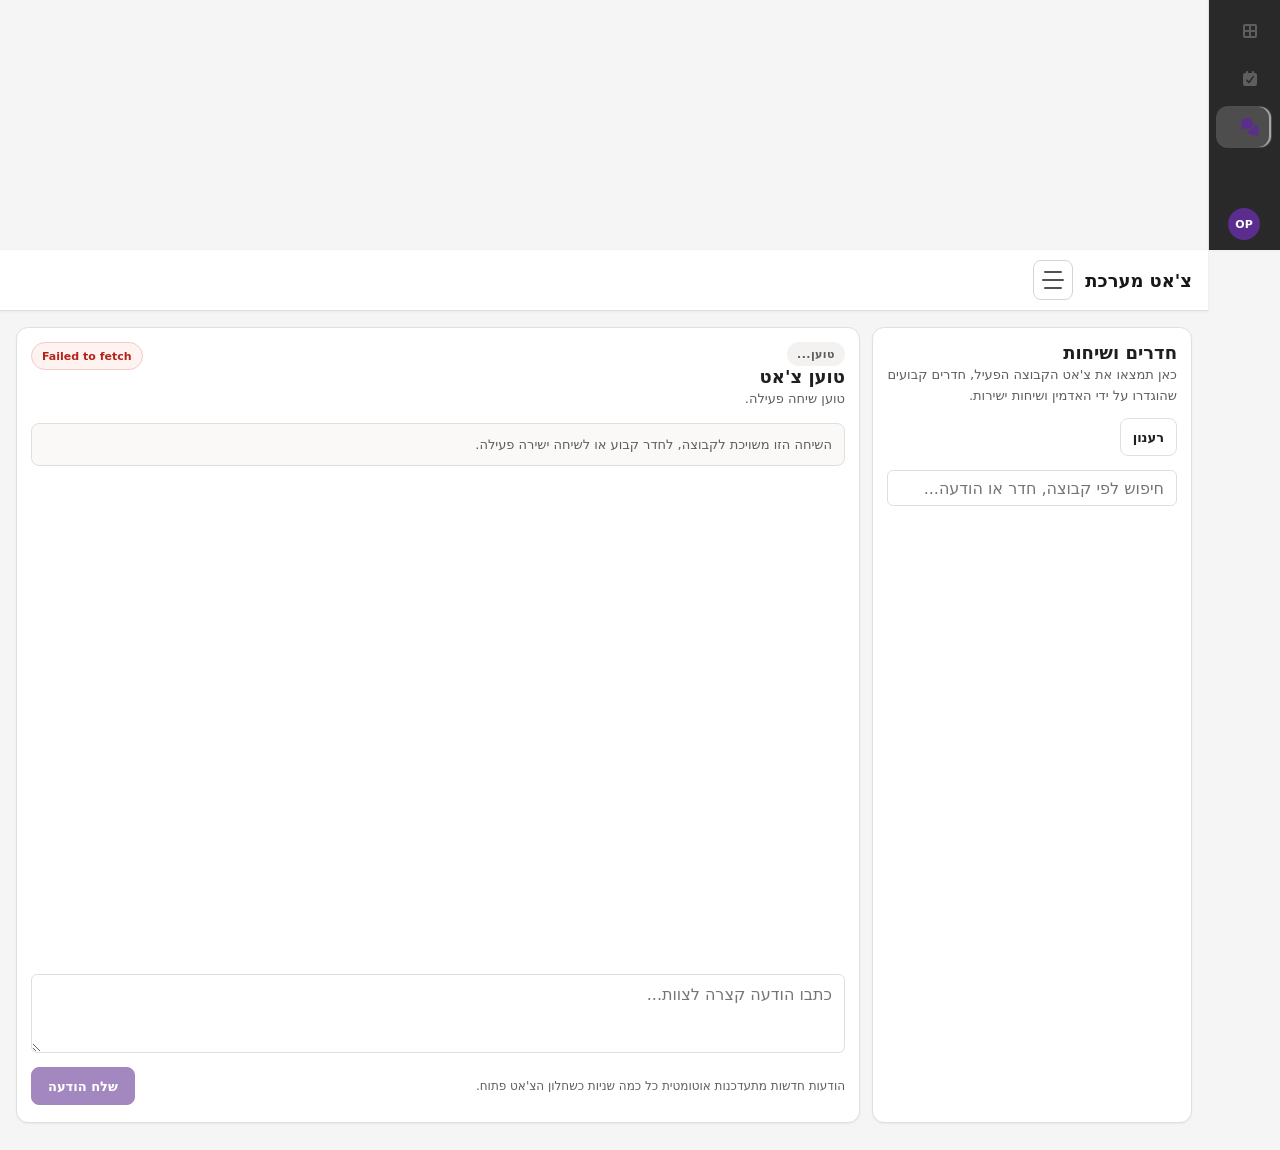
<file: chat.html>
﻿<!doctype html>
<html lang="he" dir="rtl">
<head>
  <meta charset="utf-8">
  <meta name="viewport" content="width=device-width, initial-scale=1">
  <link rel="icon" href="data:,">
  <link rel="stylesheet" href="fontawesome/all.min.css">
  <title>צ'אט</title>
  <style>
    body[data-page="chat"]{margin:0;min-height:100vh;background:#f5f5f5;color:var(--ms-text)}
    body[data-page="chat"] .chat-side-section{padding:0 14px 14px}
    body[data-page="chat"] .chat-layout{max-width:1560px;margin:0 auto;display:grid;gap:12px;grid-template-columns:minmax(280px,320px) minmax(0,1fr);min-height:calc(100vh - 104px)}
    body[data-page="chat"] .chat-panel,body[data-page="chat"] .chat-board{display:grid;gap:14px;border:1px solid var(--ms-border);border-radius:10px;background:#fff;box-shadow:0 2px 8px rgba(0,0,0,.08);min-height:0}
    body[data-page="chat"] .chat-panel{padding:14px;align-content:start}
    body[data-page="chat"] .chat-board{grid-template-rows:auto auto minmax(0,1fr) auto;padding:14px;background:#fff}
    body[data-page="chat"] .chat-panel-head,body[data-page="chat"] .chat-board-head{display:flex;flex-wrap:wrap;align-items:flex-start;justify-content:space-between;gap:12px}
    body[data-page="chat"] .chat-panel-head h2,body[data-page="chat"] .chat-board-head h2{margin:0;font-size:18px;line-height:1.2}
    body[data-page="chat"] .chat-panel-head p,body[data-page="chat"] .chat-board-head p,body[data-page="chat"] .chat-room-snippet,body[data-page="chat"] .chat-context-note,body[data-page="chat"] .chat-empty p{margin:0;color:var(--ms-muted);font-size:13px;line-height:1.65}
    body[data-page="chat"] .chat-room-search,body[data-page="chat"] .chat-composer-input{width:100%;border:1px solid var(--ms-border);border-radius:6px;background:#fff;color:var(--ms-text);font:inherit;box-shadow:none;transition:border-color .18s ease,box-shadow .18s ease}
    body[data-page="chat"] .chat-room-search{min-height:36px;padding:0 12px}
    body[data-page="chat"] .chat-composer-input{min-height:46px;padding:10px 12px;resize:vertical}
    body[data-page="chat"] .chat-room-search:focus,body[data-page="chat"] .chat-composer-input:focus{outline:0;border-color:rgba(91,45,142,.28);box-shadow:0 0 0 4px rgba(91,45,142,.08)}
    body[data-page="chat"] .chat-room-list{display:grid;gap:6px;align-content:start;max-height:calc(100vh - 280px);overflow-y:auto;padding-left:2px}
    body[data-page="chat"] .chat-room{width:100%;display:grid;gap:8px;padding:10px 12px;border:1px solid var(--ms-border);border-radius:8px;background:#fff;color:inherit;text-align:right;cursor:pointer;transition:background .16s ease,border-color .16s ease,transform .16s ease}
    body[data-page="chat"] .chat-room:hover{background:#f5f5f5;transform:translateY(-1px)}
    body[data-page="chat"] .chat-room.active{background:#f7f4fb;border-color:#d7c9ec;box-shadow:inset -3px 0 0 var(--ms-purple)}
    body[data-page="chat"] .chat-room-line{display:flex;align-items:center;justify-content:space-between;gap:10px}
    body[data-page="chat"] .chat-room-title{font-size:14px;font-weight:700;color:var(--ms-text)}
    body[data-page="chat"] .chat-room-time{color:var(--ms-muted);font-size:11px;white-space:nowrap}
    body[data-page="chat"] .chat-room-meta{color:var(--ms-muted);font-size:11px;font-weight:700;letter-spacing:.03em;text-transform:uppercase}
    body[data-page="chat"] .chat-room-pill{display:inline-flex;align-items:center;min-height:24px;padding:0 10px;border-radius:999px;background:#f3f2f1;color:var(--ms-muted);font-size:11px;font-weight:700;letter-spacing:.04em;text-transform:uppercase}
    body[data-page="chat"] .chat-board-actions{display:flex;flex-wrap:wrap;gap:10px;align-items:center}
    body[data-page="chat"] .chat-link-btn,body[data-page="chat"] .chat-send-btn{min-height:32px;padding:0 12px;border:1px solid var(--ms-border);border-radius:6px;background:#fff;color:var(--ms-text);font:inherit;font-size:13px;font-weight:700;cursor:pointer;text-decoration:none;display:inline-flex;align-items:center;justify-content:center;gap:8px}
    body[data-page="chat"] .chat-send-btn{background:var(--ms-purple);border-color:var(--ms-purple);color:#fff;min-height:38px;padding-inline:16px}
    body[data-page="chat"] .chat-link-btn:hover,body[data-page="chat"] .chat-send-btn:hover:not(:disabled){transform:translateY(-1px)}
    body[data-page="chat"] .chat-link-btn:disabled,body[data-page="chat"] .chat-send-btn:disabled{opacity:.56;cursor:not-allowed;transform:none}
    body[data-page="chat"] .chat-context{padding:10px 12px;border:1px solid var(--ms-border);border-radius:8px;background:#faf9f8}
    body[data-page="chat"] .chat-messages{min-height:0;overflow-y:auto;display:grid;gap:10px;padding:4px 6px 4px 0;align-content:start}
    body[data-page="chat"] .chat-day{display:flex;justify-content:center;margin:8px 0 2px}
    body[data-page="chat"] .chat-day span{display:inline-flex;align-items:center;min-height:24px;padding:0 10px;border-radius:999px;background:#eef2f7;color:var(--ms-muted);font-size:11px;font-weight:700}
    body[data-page="chat"] .message-row{display:flex}
    body[data-page="chat"] .message-row.received{justify-content:flex-start}
    body[data-page="chat"] .message-row.sent{justify-content:flex-end}
    body[data-page="chat"] .message-bubble{max-width:min(100%,720px);display:grid;gap:8px;padding:10px 12px;border:1px solid #dfe5ef;border-radius:12px;background:#fff;box-shadow:none}
    body[data-page="chat"] .message-row.sent .message-bubble{background:var(--ms-purple);border-color:var(--ms-purple);color:#fff}
    body[data-page="chat"] .message-body{white-space:pre-wrap;word-break:break-word;font-size:14px;line-height:1.7}
    body[data-page="chat"] .message-meta{display:flex;align-items:center;justify-content:space-between;gap:12px;font-size:11px;color:var(--ms-muted)}
    body[data-page="chat"] .message-row.sent .message-meta{color:rgba(255,255,255,.82)}
    body[data-page="chat"] .chat-empty{display:grid;place-items:center;min-height:100%;padding:32px 18px;text-align:center}
    body[data-page="chat"] .chat-empty strong{display:block;margin-bottom:8px;font-size:20px}
    body[data-page="chat"] .chat-composer{display:grid;gap:12px;padding-top:4px}
    body[data-page="chat"] .chat-composer-actions{display:flex;flex-wrap:wrap;align-items:center;justify-content:space-between;gap:12px}
    body[data-page="chat"] .chat-composer-note{color:var(--ms-muted);font-size:12px;line-height:1.6}
    body[data-page="chat"] .chat-mini-status{min-height:28px;padding:0 10px;border-radius:999px;background:#f8fafc;border:1px solid var(--ms-border);color:var(--ms-muted);display:inline-flex;align-items:center;font-size:11px;font-weight:700}
    body[data-page="chat"] .chat-mini-status.err{background:#fff3f2;border-color:#f2cac7;color:#b42318}
    body[data-page="chat"] .chat-mini-status.ok{background:#f0fdf4;border-color:#cfe9d8;color:#166534}
    @media (max-width:1180px){body[data-page="chat"] .chat-layout{grid-template-columns:1fr}body[data-page="chat"] .chat-room-list{max-height:22rem}}
    @media (max-width:640px){body[data-page="chat"] .qb-content,body[data-page="chat"] .chat-panel,body[data-page="chat"] .chat-board{padding:12px}body[data-page="chat"] .chat-layout{min-height:auto}}
  </style>
  <link rel="stylesheet" href="attendance.theme.css?v=20260326-45">
</head>
<body data-page="chat">
  <div class="qb-shell">
    <aside id="shellSidebar" class="qb-sidebar">
      <div class="qb-rail">
        <a class="qb-rail-anchor" href="index.html" aria-label="בחירה" title="בחירה"><i class="fas fa-border-all" aria-hidden="true"></i></a>
        <a class="qb-rail-anchor" href="attendance.html" aria-label="נוכחות" title="נוכחות"><i class="fas fa-calendar-check" aria-hidden="true"></i></a>
        <a class="qb-rail-anchor active" href="chat.html" aria-label="צ'אט" title="צ'אט"><i class="fas fa-comments" aria-hidden="true"></i></a>
        <a class="qb-rail-anchor hidden" data-admin-sidebar-only="true" href="admin.html" aria-label="ניהול" title="ניהול"><i class="fas fa-cog" aria-hidden="true"></i></a>
        <div class="qb-rail-spacer"></div>
        <div id="chatSidebarRailAvatar" class="qb-rail-avatar" aria-hidden="true">OP</div>
      </div>
      <div class="qb-brand">
        <div class="qb-brand-mark"><i class="fas fa-clipboard-check" aria-hidden="true"></i></div>
        <div class="qb-brand-copy">
          <strong>מערכת נוכחות</strong>
          <span>קבוצות, חדרים קבועים ושיחות ישירות</span>
        </div>
      </div>
      <div class="qb-side-user">
        <div id="chatSidebarAvatar" class="qb-side-avatar">OP</div>
        <div>
          <strong id="chatSidebarTitle">מפעיל</strong>
          <span id="chatSidebarSubtitle">צ'אט</span>
        </div>
      </div>
      <nav class="qb-nav" aria-label="Primary">
        <div class="qb-nav-group">
          <span class="qb-nav-label">ניווט</span>
          <a class="qb-nav-link" href="index.html"><i class="fas fa-border-all" aria-hidden="true"></i><span>בחירה</span></a>
          <a class="qb-nav-link" href="attendance.html"><i class="fas fa-clipboard-list" aria-hidden="true"></i><span>נוכחות</span></a>
          <a class="qb-nav-link active" href="chat.html"><i class="fas fa-comments" aria-hidden="true"></i><span>צ'אט</span></a>
          <a class="qb-nav-link hidden" data-admin-sidebar-only="true" href="admin.html"><i class="fas fa-cog" aria-hidden="true"></i><span>ניהול</span></a>
        </div>
      </nav>
      <section class="qb-side-section chat-side-section" data-shell-notification-center="1">
        <span class="qb-side-section-title">איך זה עובד</span>
        <div class="qb-side-stack" data-notification-list></div>
      </section>
    </aside>
    <div class="qb-main">
      <header class="qb-navbar">
        <div class="qb-navbar-left">
          <button type="button" class="qb-burger" data-sidebar-toggle="1" aria-controls="shellSidebar" aria-expanded="true" aria-label="הסתר תפריט">
            <span></span>
            <span></span>
            <span></span>
          </button>
          <div class="qb-navbar-copy">
            <h1 id="chatNavbarTitle">צ'אט מערכת</h1>
          </div>
        </div>
        <div class="qb-navbar-right">
          <a class="qb-navbar-link" href="index.html"><i class="fas fa-border-all" aria-hidden="true"></i><span>בחירה</span></a>
          <a class="qb-navbar-link" href="attendance.html"><i class="fas fa-clipboard-list" aria-hidden="true"></i><span>נוכחות</span></a>
        </div>
      </header>
      <div class="qb-content">
        <div class="chat-layout">
          <aside class="chat-panel">
            <div class="chat-panel-head">
              <div>
                <h2>חדרים ושיחות</h2>
                <p>כאן תמצאו את צ'אט הקבוצה הפעיל, חדרים קבועים שהוגדרו על ידי האדמין ושיחות ישירות.</p>
              </div>
              <button id="chatRefreshBtn" type="button" class="chat-link-btn">רענון</button>
            </div>
            <input id="chatRoomSearch" class="chat-room-search" type="search" placeholder="חיפוש לפי קבוצה, חדר או הודעה...">
            <section id="chatContactSection" class="chat-direct-section hidden" aria-label="שיחות ישירות">
              <div class="chat-direct-label">ישיר עם</div>
              <div id="chatContactList" class="chat-contact-list"></div>
            </section>
            <div id="chatRoomList" class="chat-room-list"></div>
          </aside>
          <section class="chat-board">
            <div class="chat-board-head">
              <div>
                <span id="chatRoomScope" class="chat-room-pill">טוען...</span>
                <h2 id="chatRoomTitle">טוען צ'אט</h2>
                <p id="chatRoomMeta">טוען שיחה פעילה.</p>
              </div>
              <div class="chat-board-actions">
                <span id="chatStatus" class="chat-mini-status">מתחבר ל-SharePoint...</span>
              </div>
            </div>
            <div class="chat-context">
              <p id="chatContextNote" class="chat-context-note">השיחה הזו משויכת לקבוצה, לחדר קבוע או לשיחה ישירה פעילה.</p>
            </div>
            <div id="chatMessages" class="chat-messages"></div>
            <form id="chatComposer" class="chat-composer">
              <textarea id="chatMessageInput" class="chat-composer-input" rows="3" placeholder="כתבו הודעה קצרה לצוות..."></textarea>
              <div class="chat-composer-actions">
                <p class="chat-composer-note">הודעות חדשות מתעדכנות אוטומטית כל כמה שניות כשחלון הצ'אט פתוח.</p>
                <button id="chatSendBtn" type="submit" class="chat-send-btn">שלח הודעה</button>
              </div>
            </form>
          </section>
        </div>
      </div>
    </div>
  </div>
  <script charset="utf-8" src="fontawesome/all.min.js"></script>
  <script charset="utf-8" src="attendance.config.js?v=20260329-1"></script>
  <script charset="utf-8" src="js/attendance.app.js?v=20260329-1"></script>
  <script charset="utf-8" src="js/attendance.chatpage.js?v=20260326-05"></script>
</body>
</html>
</file>
<file: attendance.theme.css>
:root {
  --theme-font: "Segoe UI", system-ui, sans-serif;

  --bg-body: #f5f5f5;
  --bg-body-alt: #fafafa;
  --surface: #ffffff;
  --surface-muted: #fafafa;
  --surface-soft: #ffffff;
  --surface-subtle: #f5f5f5;
  --surface-line-soft: #e1dfdd;
  --surface-divider: #e1dfdd;

  --text-primary: #201f1e;
  --text-secondary: #605e5c;
  --text-light: #a19f9d;

  --primary: #5b2d8e;
  --primary-dark: #464775;
  --primary-hover: #7b52ae;
  --primary-soft: #ede9f7;
  --accent: #5b2d8e;
  --success: #107c10;
  --info: #0f6cbd;
  --warning: #d97706;
  --danger: #d13438;

  --paper: var(--surface);
  --card: var(--surface);
  --bg-card: var(--surface);
  --bg: var(--bg-body);
  --line: #e1dfdd;
  --border: #e1dfdd;
  --input-bg: #ffffff;
  --text: var(--text-primary);
  --text-main: var(--text-primary);
  --muted: var(--text-secondary);
  --text-muted: var(--text-secondary);
  --ok-bg: #dff6dd;
  --ok-text: #107c10;
  --ok-border: #a7e1a5;
  --warn-bg: #fff4ce;
  --warn-text: #b45309;
  --warn-border: #fde68a;
  --err-bg: #fde7e9;
  --err-text: #d13438;
  --err-border: #f5b9bb;
  --radius-sm: 6px;
  --radius: 8px;
  --radius-lg: 12px;
  --shadow-sm: 0 1px 2px rgba(0, 0, 0, 0.05);
  --shadow: 0 2px 8px rgba(0, 0, 0, 0.08);
  --shadow-md: 0 4px 12px rgba(0, 0, 0, 0.1);
  --shadow-lg: 0 8px 24px rgba(0, 0, 0, 0.12);
  --shadow-focus: 0 0 0 0.18rem rgba(91, 45, 142, 0.16);
  --shadow-modal: 0 18px 44px rgba(0, 0, 0, 0.18);

  --sidebar-start: #ffffff;
  --sidebar-end: #ffffff;
}

* {
  box-sizing: border-box;
}

html {
  color-scheme: light;
}

body {
  margin: 0;
  min-height: 100vh;
  font-family: var(--theme-font);
  color: var(--text-primary);
  background: var(--bg-body);
  -webkit-font-smoothing: antialiased;
}

a,
button,
input,
select,
textarea {
  font: inherit;
}

a {
  color: var(--primary);
  text-decoration: none;
}

button,
input,
select,
textarea {
  transition:
    border-color 0.18s ease,
    box-shadow 0.18s ease,
    transform 0.18s ease,
    opacity 0.18s ease,
    background-color 0.18s ease,
    color 0.18s ease;
}

input:focus-visible,
select:focus-visible,
textarea:focus-visible,
button:focus-visible,
a:focus-visible {
  outline: 0;
  border-color: var(--primary);
  box-shadow: var(--shadow-focus);
}

::selection {
  background: rgba(15, 108, 189, 0.18);
  color: var(--text-primary);
}

body h1,
body h2,
body h3,
body .title,
body .header h1,
body .exec-header h1 {
  margin-top: 0;
  font-weight: 800;
  color: var(--text-primary);
}

body .meta,
body .sub,
body .records-meta,
body .muted,
body .field-hint,
body .admin-access-copy,
body .preset-note {
  color: var(--text-secondary);
}

body .meta:empty,
body .sub:empty,
body .records-meta:empty,
body .field-hint:empty,
body .section-note:empty,
body .phonebook-meta:empty,
body .admin-savebar-note:empty,
body .diag-note:empty,
body .picker-note:empty,
body .status:empty {
  display: none;
}

body .card,
body .panel,
body .dialog-card,
body .header,
body .exec-header,
body .premium-card,
body .table-card {
  background: var(--surface);
  border: 1px solid var(--border);
  border-radius: var(--radius-lg);
  box-shadow: var(--shadow);
}

body .btn,
body .link-btn,
body .icon-btn,
body .admin-side-tab,
body .multi-btn,
body .mini-btn,
body button.btn {
  display: inline-flex;
  align-items: center;
  justify-content: center;
  gap: 10px;
  font-weight: 700;
}

body .light,
body .link-btn,
body .icon-btn,
body .multi-btn,
body .mini-btn,
body .admin-side-tab,
body .btn.secondary {
  background: #ffffff;
  color: var(--text-primary);
  border: 1px solid var(--line);
}

body .primary,
body .btn.primary,
body .admin-switch.active,
body .category-chip.active,
body .admin-side-tab.active {
  color: #ffffff;
  background: var(--primary);
  border-color: var(--primary);
  box-shadow: none;
}

body .accent,
body .btn.accent {
  color: #ffffff;
  background: var(--accent);
  border-color: var(--accent);
  box-shadow: none;
}

body .danger-soft,
body .btn.danger {
  color: var(--danger);
  background: rgba(244, 67, 54, 0.08);
  border: 1px solid rgba(244, 67, 54, 0.24);
  box-shadow: none;
}

body .btn:disabled,
body .icon-btn:disabled,
body .link-btn:disabled,
body .mini-btn:disabled,
body .admin-side-tab:disabled {
  opacity: 0.6;
  cursor: default;
  box-shadow: none;
  transform: none;
}

body input:not([type="checkbox"]):not([type="radio"]),
body select,
body textarea,
body .multi-btn {
  background: var(--input-bg);
  color: var(--text-primary);
  border: 1px solid var(--line);
}

body select:disabled,
body textarea:disabled,
body input:disabled {
  background: #f4f6fa;
  color: var(--text-light);
  opacity: 1;
}

body .status,
body .save-indicator,
body .admin-savebar-note,
body .backend-pill,
body .pill,
body .chip,
body .date-chip,
body .system-badge {
  border-radius: var(--radius-sm);
  border: 1px solid var(--border);
  background: var(--surface-subtle);
  color: var(--primary-dark);
}

body .status.ok,
body .backend-pill.backend-ok {
  background: var(--ok-bg);
  color: var(--ok-text);
  border-color: var(--ok-border);
}

body .status.warn,
body .backend-pill.backend-warn {
  background: var(--warn-bg);
  color: var(--warn-text);
  border-color: var(--warn-border);
}

body .status.err,
body .backend-pill.backend-err {
  background: var(--err-bg);
  color: var(--err-text);
  border-color: var(--err-border);
}

body .hero-kicker {
  display: inline-flex;
  flex-wrap: wrap;
  gap: 8px;
  margin-bottom: 14px;
}

body .hero-kicker span {
  display: inline-flex;
  align-items: center;
  min-height: 30px;
  padding: 0 12px;
  border-radius: var(--radius-sm);
  border: 1px solid var(--border);
  background: var(--surface-subtle);
  color: var(--primary-dark);
  font-size: 12px;
  font-weight: 800;
}

body .hidden {
  display: none !important;
}

body .qb-shell {
  min-height: 100vh;
}



body .qb-brand {
  padding: 24px 18px 18px;
  display: flex;
  align-items: center;
  justify-content: flex-start;
  gap: 12px;
}

body .qb-brand-mark {
  width: 44px;
  height: 44px;
  border-radius: 12px;
  display: inline-flex;
  align-items: center;
  justify-content: center;
  background: #eff6ff;
  border: 1px solid #dbeafe;
  box-shadow: none;
  color: var(--primary);
  font-size: 18px;
}

body .qb-brand-copy {
  text-align: right;
}

body .qb-brand-copy strong {
  display: block;
  font-size: 1.15rem;
  font-weight: 800;
}

body .qb-brand-copy span {
  display: block;
  margin-top: 4px;
  color: var(--text-secondary);
  font-size: 0.82rem;
}

body .qb-side-user {
  margin: 0 16px 18px;
  padding: 12px;
  display: flex;
  align-items: center;
  gap: 12px;
  border: 1px solid var(--border);
  border-radius: 12px;
  background: #fafafa;
  box-shadow: none;
}

body .qb-side-avatar {
  width: 40px;
  height: 40px;
  border-radius: 999px;
  display: inline-flex;
  align-items: center;
  justify-content: center;
  background: #dbeafe;
  color: var(--primary);
  box-shadow: none;
  font-weight: 800;
}

body .qb-side-user strong,
body .qb-side-user span {
  display: block;
}

body .qb-side-user strong {
  font-size: 0.95rem;
  font-weight: 700;
}

body .qb-side-user span {
  margin-top: 2px;
  font-size: 0.78rem;
  color: var(--text-secondary);
}

body .qb-nav {
  padding: 0 0 24px;
}

body .qb-nav-group {
  margin-bottom: 16px;
  padding: 0 10px;
}

body .qb-nav-label {
  display: block;
  padding: 0 12px 10px 12px;
  color: var(--text-secondary);
  font-size: 0.75rem;
  font-weight: 700;
  text-align: right;
  text-transform: none;
  letter-spacing: 0;
}

body .qb-nav-link {
  position: relative;
  display: flex;
  align-items: center;
  justify-content: flex-start;
  gap: 12px;
  margin-bottom: 6px;
  padding-block: 10px;
  padding-inline-start: 12px;
  padding-inline-end: 14px;
  min-height: 44px;
  border-radius: 8px;
  border: 1px solid transparent;
  background: transparent;
  color: #525252 !important;
  font-size: 0.92rem;
  font-weight: 600;
  transition:
    background-color 0.18s ease,
    color 0.18s ease,
    border-color 0.18s ease,
    transform 0.18s ease;
  direction: rtl;
  text-align: right;
}

body .qb-nav-link::after {
  content: none;
}

body .qb-nav-link i {
  flex: 0 0 1.5rem;
  width: 1.5rem;
  height: 1.5rem;
  display: inline-flex;
  align-items: center;
  justify-content: center;
  border-radius: 8px;
  background: transparent;
  box-shadow: none;
  text-align: center;
  margin: 0;
  color: currentColor;
}

body .qb-nav-link:hover,
body .qb-nav-link.active {
  background: #f5f5f5;
  border-color: transparent;
  box-shadow: none;
  transform: none;
}

body .qb-nav-link.active {
  background: #eff6ff;
  border-color: #dbeafe;
  color: var(--primary-dark) !important;
}

body .qb-sidebar .admin-side-tabs {
  display: grid;
  gap: 4px;
}

body .qb-sidebar .admin-side-tab {
  position: relative;
  width: 100%;
  display: flex;
  align-items: center;
  justify-content: flex-start;
  gap: 12px;
  margin-bottom: 6px;
  min-height: 44px;
  padding-block: 10px;
  padding-inline-start: 12px;
  padding-inline-end: 14px;
  border: 1px solid transparent;
  border-radius: 8px;
  background: transparent;
  color: #525252 !important;
  box-shadow: none;
  text-align: right;
  font-size: 0.92rem;
  font-weight: 600;
  direction: rtl;
}

body .qb-sidebar .admin-side-tab::after {
  content: none;
}

body .qb-sidebar .admin-side-tab .tab-icon {
  flex: 0 0 1.5rem;
  width: 1.5rem;
  height: 1.5rem;
  display: inline-flex;
  align-items: center;
  justify-content: center;
  border-radius: 8px;
  background: transparent;
  box-shadow: none;
  text-align: center;
  margin: 0;
  opacity: 1;
}

body .qb-sidebar .admin-side-tab:hover,
body .qb-sidebar .admin-side-tab.active {
  background: #f5f5f5;
  border-color: transparent;
  box-shadow: none;
  transform: none;
}

body .qb-sidebar .admin-side-tab.active {
  background: #eff6ff;
  border-color: #dbeafe;
  color: var(--primary-dark) !important;
}

body .qb-sidebar .admin-side-tab.active .tab-icon {
  opacity: 1;
}

body .qb-main {
  min-height: 100vh;
  margin-right: 16rem;
  transition: margin-right 0.28s ease;
}

body.sidebar-collapsed .qb-sidebar {
  transform: translateX(100%);
  opacity: 0;
  pointer-events: none;
  box-shadow: none;
}

body.sidebar-collapsed .qb-main {
  margin-right: 0;
}

body .qb-navbar {
  position: sticky;
  top: 0;
  z-index: 30;
  display: flex;
  align-items: center;
  justify-content: space-between;
  gap: 16px;
  min-height: 72px;
  padding: 14px 24px;
  background: #ffffff;
  border-bottom: 1px solid var(--surface-divider);
  box-shadow: 0 1px 2px rgba(15, 23, 42, 0.04);
  backdrop-filter: none;
  direction: rtl;
}

body .qb-navbar-left,
body .qb-navbar-right {
  display: flex;
  align-items: center;
  gap: 16px;
  min-width: 0;
  direction: ltr;
}

body .qb-burger {
  width: 44px;
  min-width: 44px;
  min-height: 44px;
  border: 1px solid transparent;
  border-radius: 8px;
  background: transparent;
  padding: 0;
  display: inline-flex;
  flex-direction: column;
  align-items: center;
  justify-content: center;
  gap: 6px;
  cursor: pointer;
  transition:
    background-color 0.18s ease,
    border-color 0.18s ease,
    box-shadow 0.18s ease,
    transform 0.18s ease;
}

body .qb-burger span {
  display: block;
  width: 18px;
  background: #6c757d;
  border-radius: 2px;
  transition:
    transform 0.22s ease,
    opacity 0.18s ease,
    width 0.18s ease;
}

body .qb-burger span:nth-child(1),
body .qb-burger span:nth-child(3),
body .qb-burger span:nth-child(2) {
  height: 2px;
}

body .qb-burger span:nth-child(2) {
  width: 22px;
}

body .qb-burger:hover {
  background: #f5f5f5;
  border-color: #d4d4d4;
  transform: none;
}

body .qb-burger:focus-visible {
  border-color: var(--primary);
}

body:not(.sidebar-collapsed) .qb-burger span:nth-child(1) {
  transform: translateY(8px) rotate(45deg);
}

body:not(.sidebar-collapsed) .qb-burger span:nth-child(2) {
  opacity: 0;
  transform: scaleX(0.4);
}

body:not(.sidebar-collapsed) .qb-burger span:nth-child(3) {
  transform: translateY(-8px) rotate(-45deg);
}

body .qb-sidebar-backdrop {
  position: fixed;
  inset: 0;
  z-index: 35;
  border: 0;
  background: rgba(15, 23, 42, 0.28);
  opacity: 0;
  pointer-events: none;
  transition: opacity 0.22s ease;
}

body .qb-navbar-copy {
  min-width: 0;
  text-align: right;
  direction: rtl;
}

body .qb-navbar-copy h1 {
  margin: 0;
  font-size: 1.08rem;
  font-weight: 800;
  letter-spacing: -0.01em;
}

body .qb-navbar-copy p {
  margin: 4px 0 0;
  color: var(--text-secondary);
  font-size: 0.82rem;
}

body .qb-navbar-pill {
  display: inline-flex;
  align-items: center;
  min-height: 34px;
  padding: 0 14px;
  border-radius: var(--radius-sm);
  border: 1px solid var(--border);
  background: var(--surface-subtle);
  color: var(--primary-dark);
  font-size: 0.78rem;
  font-weight: 700;
}

body .qb-navbar-link,
body .qb-navbar-button {
  display: inline-flex;
  align-items: center;
  justify-content: center;
  gap: 10px;
  min-height: 40px;
  padding: 0 12px;
  border-radius: 8px;
  border: 1px solid transparent;
  background: transparent;
  color: var(--text-primary) !important;
  font-size: 0.88rem;
  font-weight: 600;
  box-shadow: none;
}

body .qb-navbar-link:hover,
body .qb-navbar-button:hover {
  background: #f3f7fb;
  border-color: #d8e1eb;
  transform: none;
}

body .qb-navbar-button.primary {
  color: #ffffff !important;
  background: var(--primary);
  border-color: var(--primary);
}

body .qb-content {
  padding: 24px 28px 28px;
}

body .qb-content > .app {
  max-width: none;
  margin: 0;
  padding: 0;
}

body .qb-content > .page {
  min-height: 0;
  display: block;
  padding: 0;
}

body .qb-content > .page > .card {
  width: min(100%, 980px);
  margin: 0 auto;
}

body .qb-stat-grid {
  display: grid;
  gap: 16px;
  grid-template-columns: repeat(3, minmax(0, 1fr));
  margin-bottom: 24px;
}

body .qb-stat-card {
  padding: 20px 22px;
  border-radius: var(--radius-lg);
  border: 1px solid var(--border);
  background: var(--surface);
  box-shadow: none;
}

body .qb-stat-card .qb-stat-icon {
  width: 42px;
  height: 42px;
  border-radius: var(--radius);
  display: inline-flex;
  align-items: center;
  justify-content: center;
  margin-bottom: 14px;
  background: var(--surface-subtle);
  color: var(--primary-dark);
  font-size: 1.05rem;
}

body .qb-stat-card span {
  display: block;
  color: var(--text-secondary);
  font-size: 0.85rem;
  font-weight: 700;
}

body .qb-stat-card strong {
  display: block;
  margin-top: 8px;
  color: var(--text-primary);
  font-size: 1.8rem;
  line-height: 1;
  font-weight: 800;
}

body .qb-stat-card small {
  display: block;
  margin-top: 8px;
  color: var(--text-secondary);
  font-size: 0.8rem;
}

body .qb-inline-grid {
  display: grid;
  gap: 24px;
  grid-template-columns: minmax(0, 1.6fr) minmax(260px, 0.8fr);
  align-items: start;
}

body .qb-side-card {
  padding: 18px 20px;
  border-radius: var(--radius-lg);
  border: 1px solid var(--border);
  background: var(--surface);
  box-shadow: none;
}

body .qb-side-card h3 {
  margin: 0 0 10px;
  font-size: 1rem;
}

body .qb-list {
  display: grid;
  gap: 12px;
}

body .qb-list-item {
  display: flex;
  align-items: flex-start;
  gap: 12px;
}

body .qb-list-dot {
  width: 10px;
  height: 10px;
  border-radius: 50%;
  background: var(--primary);
  flex: 0 0 auto;
  margin-top: 7px;
}

body .qb-list-copy strong,
body .qb-list-copy span {
  display: block;
}

body .qb-list-copy strong {
  color: var(--text-primary);
  font-size: 0.9rem;
}

body .qb-list-copy span {
  margin-top: 3px;
  color: var(--text-secondary);
  font-size: 0.8rem;
}

@media (max-width: 1180px) {
  body .qb-stat-grid,
  body .qb-inline-grid {
    grid-template-columns: 1fr;
  }
}

@media (max-width: 980px) {
  body .qb-sidebar {
    position: fixed;
    top: 0;
    right: 0;
    bottom: 0;
    width: min(16rem, calc(100vw - 28px));
    max-width: 16rem;
    height: 100vh;
  }

  body:not(.sidebar-collapsed) {
    overflow: hidden;
  }

  body .qb-main {
    margin-right: 0;
  }

  body:not(.sidebar-collapsed) .qb-sidebar-backdrop {
    opacity: 1;
    pointer-events: auto;
  }

  body .qb-navbar {
    padding: 14px 16px;
  }

  body .qb-content {
    padding: 16px;
  }
}

body:not([data-page="attendance"]) {
  background: #f1f3f7;
}

body:not([data-page="attendance"]) .qb-shell {
  background: linear-gradient(180deg, #4f52b2 0 74px, #f1f3f7 74px 100%);
}

body:not([data-page="attendance"]) .qb-sidebar {
  width: 15.5rem;
  background: #f7f8fb;
  border-left: 1px solid #d8dde8;
  box-shadow: none;
  color: #252423;
}

body:not([data-page="attendance"]) .qb-brand {
  padding: 18px 20px 12px;
  justify-items: start;
  gap: 10px;
}

body:not([data-page="attendance"]) .qb-brand-mark {
  width: 48px;
  height: 48px;
  border-radius: 12px;
  background: #4f52b2;
  color: #ffffff;
  box-shadow: none;
  font-size: 18px;
}

body:not([data-page="attendance"]) .qb-brand-copy {
  text-align: right;
}

body:not([data-page="attendance"]) .qb-brand-copy strong {
  font-size: 1.08rem;
  color: #201f1e;
}

body:not([data-page="attendance"]) .qb-brand-copy span {
  color: #605e5c;
}

body:not([data-page="attendance"]) .qb-side-user {
  margin: 8px 20px 0;
  padding: 12px;
  border: 1px solid #e2e6ef;
  border-radius: 14px;
  background: #ffffff;
  box-shadow: none;
}

body:not([data-page="attendance"]) .qb-side-avatar {
  border-radius: 999px;
  background: #dfe3ff;
  color: #3d4197;
  box-shadow: none;
}

body:not([data-page="attendance"]) .qb-side-user strong {
  color: #201f1e;
}

body:not([data-page="attendance"]) .qb-side-user span {
  color: #605e5c;
}

body:not([data-page="attendance"]) .qb-nav {
  padding: 14px 0 24px;
}

body:not([data-page="attendance"]) .qb-nav-group {
  padding: 0 12px;
  margin-bottom: 14px;
}

body:not([data-page="attendance"]) .qb-nav-label {
  color: #605e5c;
  padding: 0 10px 8px;
  font-size: 0.76rem;
}

body:not([data-page="attendance"]) .qb-nav-link,
body:not([data-page="attendance"]) .qb-sidebar .admin-side-tab {
  min-height: 44px;
  margin-bottom: 4px;
  padding-inline-start: 12px;
  padding-inline-end: 12px;
  border-radius: 10px;
  border: 1px solid transparent;
  background: transparent;
  color: #3b3a39 !important;
  font-size: 0.9rem;
  font-weight: 600;
  box-shadow: none;
  transform: none;
}

body:not([data-page="attendance"]) .qb-nav-link i,
body:not([data-page="attendance"]) .qb-sidebar .admin-side-tab .tab-icon {
  width: 1.25rem;
  height: 1.25rem;
  flex: 0 0 1.25rem;
  border-radius: 0;
  background: transparent;
  box-shadow: none;
  color: #605e5c;
  font-size: 1rem;
}

body:not([data-page="attendance"]) .qb-nav-link:hover,
body:not([data-page="attendance"]) .qb-sidebar .admin-side-tab:hover {
  background: #eef1f6;
  border-color: #e1e6f0;
  color: #201f1e !important;
}

body:not([data-page="attendance"]) .qb-nav-link.active,
body:not([data-page="attendance"]) .qb-sidebar .admin-side-tab.active {
  background: #ffffff;
  border-color: #d9deeb;
  color: #201f1e !important;
  box-shadow: 0 1px 2px rgba(15, 23, 42, 0.06);
}

body:not([data-page="attendance"]) .qb-nav-link.active::after,
body:not([data-page="attendance"]) .qb-sidebar .admin-side-tab.active::after {
  content: "";
  position: absolute;
  top: 10px;
  bottom: 10px;
  inset-inline-end: 0;
  width: 3px;
  border-radius: 999px;
  background: #4f52b2;
}

body:not([data-page="attendance"]) .qb-main {
  margin-right: 15.5rem;
}

body:not([data-page="attendance"]) .qb-navbar {
  min-height: 74px;
  padding: 14px 24px;
  background: #ffffff;
  border-bottom: 1px solid #e5e7eb;
  box-shadow: 0 1px 2px rgba(15, 23, 42, 0.04);
  backdrop-filter: none;
}

body:not([data-page="attendance"]) .qb-navbar-copy h1 {
  color: #171717;
  font-size: 1.12rem;
  font-weight: 700;
  letter-spacing: 0;
}

body:not([data-page="attendance"]) .qb-navbar-copy p {
  color: #737373;
}

body:not([data-page="attendance"]) .qb-burger {
  border-color: #d4d4d4;
  background: #ffffff;
}

body:not([data-page="attendance"]) .qb-burger span {
  background: #525252;
}

body:not([data-page="attendance"]) .qb-burger:hover {
  background: #f5f5f5;
  border-color: #a3a3a3;
}

body:not([data-page="attendance"]) .qb-navbar-link,
body:not([data-page="attendance"]) .qb-navbar-button {
  min-height: 36px;
  padding: 0 12px;
  border-radius: 8px;
  border-color: #d4d4d4;
  background: #ffffff;
  color: #262626 !important;
  font-size: 13px;
  font-weight: 600;
}

body:not([data-page="attendance"]) .qb-navbar-link:hover,
body:not([data-page="attendance"]) .qb-navbar-button:hover {
  background: #fafafa;
  border-color: #a3a3a3;
}

body:not([data-page="attendance"]) .btn,
body:not([data-page="attendance"]) .link-btn,
body:not([data-page="attendance"]) .icon-btn,
body:not([data-page="attendance"]) .multi-btn,
body:not([data-page="attendance"]) .mini-btn,
body:not([data-page="attendance"]) button.btn {
  min-height: 40px;
  border-radius: 8px;
  font-weight: 600;
  box-shadow: none;
}

body:not([data-page="attendance"]) .light,
body:not([data-page="attendance"]) .link-btn,
body:not([data-page="attendance"]) .icon-btn,
body:not([data-page="attendance"]) .multi-btn,
body:not([data-page="attendance"]) .mini-btn,
body:not([data-page="attendance"]) .btn.secondary {
  background: #ffffff;
  color: #252423;
  border-color: #d1d7e0;
}

body:not([data-page="attendance"]) .primary,
body:not([data-page="attendance"]) .btn.primary,
body:not([data-page="attendance"]) .accent,
body:not([data-page="attendance"]) .btn.accent {
  box-shadow: none;
}

body:not([data-page="attendance"]) .status,
body:not([data-page="attendance"]) .save-indicator,
body:not([data-page="attendance"]) .admin-savebar-note,
body:not([data-page="attendance"]) .backend-pill,
body:not([data-page="attendance"]) .pill,
body:not([data-page="attendance"]) .chip,
body:not([data-page="attendance"]) .date-chip,
body:not([data-page="attendance"]) .system-badge {
  border-radius: 8px;
}

body:not([data-page="attendance"]) .card,
body:not([data-page="attendance"]) .panel,
body:not([data-page="attendance"]) .dialog-card,
body:not([data-page="attendance"]) .header,
body:not([data-page="attendance"]) .exec-header,
body:not([data-page="attendance"]) .premium-card,
body:not([data-page="attendance"]) .table-card {
  border-radius: 12px;
  box-shadow: 0 1px 2px rgba(15, 23, 42, 0.04);
}

body:not([data-page="attendance"]) .qb-content {
  padding: 20px 28px 28px;
}

@media (max-width: 980px) {
  body:not([data-page="attendance"]) .qb-sidebar {
    width: min(18rem, calc(100vw - 40px));
    max-width: none;
    background: #f7f8fb;
    box-shadow: 0 20px 40px -28px rgba(15, 23, 42, 0.35);
  }

  body:not([data-page="attendance"]) .qb-main {
    margin-right: 0;
  }

  body:not([data-page="attendance"]) .qb-navbar {
    padding: 12px 16px;
  }

  body:not([data-page="attendance"]) .qb-content {
    padding: 16px;
  }
}

body .btn,
body .link-btn,
body .icon-btn,
body .multi-btn,
body .mini-btn,
body button.btn {
  min-height: 36px;
  padding: 0 14px;
  gap: 8px;
  border-radius: 6px;
  border: 1px solid transparent;
  font-size: 13px;
  font-weight: 600;
  letter-spacing: 0;
  box-shadow: none;
  transform: none;
}

body .btn:hover,
body .link-btn:hover,
body .icon-btn:hover,
body .multi-btn:hover,
body .mini-btn:hover,
body button.btn:hover {
  transform: none;
}

body .light,
body .link-btn,
body .icon-btn,
body .multi-btn,
body .mini-btn,
body .btn.secondary {
  background: #ffffff;
  color: #252423;
  border-color: #d1d7e0;
}

body .light:hover,
body .link-btn:hover,
body .icon-btn:hover,
body .multi-btn:hover,
body .mini-btn:hover,
body .btn.secondary:hover {
  background: #f5f7fa;
  color: #201f1e;
  border-color: #c3ccd8;
}

body .primary,
body .btn.primary,
body .accent,
body .btn.accent {
  color: #ffffff;
  background: #0f6cbd;
  border-color: #0f6cbd;
  box-shadow: none;
}

body .primary:hover,
body .btn.primary:hover,
body .accent:hover,
body .btn.accent:hover {
  background: #115ea3;
  border-color: #115ea3;
}

body .danger-soft,
body .btn.danger,
body .btn.danger-soft {
  color: #a4262c;
  background: transparent;
  border-color: transparent;
  box-shadow: none;
}

body .danger-soft:hover,
body .btn.danger:hover,
body .btn.danger-soft:hover {
  color: #8f1d21;
  background: #fde7e9;
  border-color: transparent;
}

body .mini-btn {
  min-height: 30px;
  padding: 0 10px;
  font-size: 12px;
}

body .admin-side-tab {
  min-height: 36px;
  padding: 0 12px;
  border-radius: 8px;
  font-size: 13px;
  font-weight: 600;
  box-shadow: none;
}

body .qb-navbar-link,
body .qb-navbar-button {
  min-height: 36px;
  padding: 0 12px;
  border-radius: 8px;
  font-size: 13px;
  font-weight: 600;
  box-shadow: none;
}

body .btn > span,
body .link-btn > span,
body .qb-navbar-link > span,
body .qb-navbar-button > span {
  line-height: 1;
}

body {
  --ui-btn-height: 42px;
  --ui-btn-radius: 12px;
  --ui-btn-padding-x: 16px;
  --ui-btn-font-size: 14px;
  --ui-btn-width: 160px;
}

body .btn,
body .link-btn,
body .mini-btn,
body button.btn,
body .qb-navbar-link,
body .qb-navbar-button,
body .admin-side-tab {
  min-height: var(--ui-btn-height);
  padding-inline: var(--ui-btn-padding-x);
  border-radius: var(--ui-btn-radius);
  font-size: var(--ui-btn-font-size);
}

body .btn,
body .link-btn,
body .mini-btn,
body button.btn {
  min-width: var(--ui-btn-width);
  justify-content: center;
  white-space: nowrap;
}

/* ============================================================
   Teams-style shell refresh
   ============================================================ */

:root {
  --ms-purple: #5b2d8e;
  --ms-purple-light: #7b52ae;
  --ms-purple-soft: #ede9f7;
  --ms-indigo: #464775;
  --ms-indigo-soft: #eeeef5;
  --ms-bg: #f5f5f5;
  --ms-surface: #ffffff;
  --ms-border: #e1dfdd;
  --ms-border-strong: #c8c6c4;
  --ms-text: #201f1e;
  --ms-muted: #605e5c;
  --ms-light: #a19f9d;
  --ms-green: #107c10;
  --ms-green-soft: #dff6dd;
  --ms-blue: #0f6cbd;
  --ms-blue-soft: #eff6fc;
  --ms-red: #d13438;
  --ms-red-soft: #fde7e9;
  --ms-amber-soft: #fff4ce;
  --ms-nav-bg: #292929;
  --ms-nav-icon: #d6d6d6;
  --ms-nav-hover: #3d3d3d;
  --ms-nav-active: #4d4d4d;
  --ms-shadow: 0 2px 8px rgba(0, 0, 0, 0.12);
  --ms-shadow-lg: 0 4px 16px rgba(0, 0, 0, 0.14);
}

html {
  color-scheme: light;
}

body {
  background:
    radial-gradient(circle at top right, rgba(91, 45, 142, 0.08), transparent 32rem),
    linear-gradient(180deg, #f7f7f8 0%, #f5f5f5 100%);
  color: var(--ms-text);
  font-family: "Segoe UI", system-ui, sans-serif;
}

body .bg-neutral-400 {
  background: var(--ms-border-strong) !important;
}

body .bg-emerald-500 {
  background: var(--ms-green) !important;
}

body .bg-red-500 {
  background: var(--ms-red) !important;
}

body .hidden {
  display: none !important;
}

body .qb-shell {
  min-height: 100vh;
  background: transparent;
}

body .qb-sidebar {
  display: flex;
  width: 296px;
  background: var(--ms-surface);
  border-left: 1px solid var(--ms-border);
  box-shadow: var(--ms-shadow-lg);
  overflow: hidden;
}

body .qb-rail {
  width: 56px;
  background: var(--ms-nav-bg);
  display: flex;
  flex-direction: column;
  align-items: center;
  gap: 4px;
  padding: 10px 0 8px;
  flex: 0 0 56px;
}

body .qb-rail-btn,
body .qb-rail-anchor {
  width: 40px;
  min-width: 40px;
  min-height: 40px;
  padding: 0;
  border-radius: 10px;
  border: 1px solid transparent;
  background: transparent;
  color: var(--ms-nav-icon);
  display: inline-flex;
  align-items: center;
  justify-content: center;
  box-shadow: none;
}

body .qb-rail-btn i,
body .qb-rail-anchor i {
  font-size: 15px;
}

body .qb-rail-btn:hover,
body .qb-rail-anchor:hover {
  background: var(--ms-nav-hover);
  color: #ffffff;
  border-color: transparent;
}

body .qb-rail-btn.active,
body .qb-rail-anchor.active {
  background: var(--ms-nav-active);
  color: #ffffff;
}

body .qb-rail-btn:disabled {
  opacity: 0.55;
  cursor: default;
}

body .qb-rail-spacer {
  flex: 1 1 auto;
}

body .qb-rail-avatar {
  width: 32px;
  height: 32px;
  border-radius: 999px;
  background: var(--ms-purple);
  color: #ffffff;
  display: inline-flex;
  align-items: center;
  justify-content: center;
  font-size: 11px;
  font-weight: 800;
  margin-bottom: 2px;
}

body .qb-sidepanel {
  flex: 1 1 auto;
  min-width: 0;
  display: flex;
  flex-direction: column;
  background: var(--ms-surface);
}

body .qb-brand {
  gap: 12px;
  padding: 16px 14px 10px;
  border-bottom: 1px solid var(--ms-border);
}

body .qb-brand-mark {
  width: 36px;
  height: 36px;
  border-radius: 10px;
  background: var(--ms-purple-soft);
  border: 1px solid rgba(91, 45, 142, 0.14);
  color: var(--ms-purple);
}

body .qb-brand-copy strong {
  color: var(--ms-text);
  font-size: 16px;
  font-weight: 700;
}

body .qb-brand-copy span {
  margin-top: 2px;
  color: var(--ms-muted);
  font-size: 12px;
}

body .qb-side-user {
  margin: 10px 12px 0;
  padding: 12px;
  border-radius: 10px;
  border: 1px solid var(--ms-border);
  background: #fafafa;
  gap: 10px;
  box-shadow: none;
}

body .qb-side-user strong {
  color: var(--ms-text);
  font-size: 14px;
  font-weight: 700;
}

body .qb-side-user span {
  color: var(--ms-muted);
  font-size: 12px;
}

body .qb-side-section {
  padding: 12px 12px 0;
}

body .qb-side-section:last-child {
  padding-bottom: 12px;
}

body .qb-side-section-head {
  display: flex;
  align-items: center;
  justify-content: space-between;
  gap: 8px;
  margin-bottom: 8px;
}

body .qb-side-section-title {
  display: block;
  margin-bottom: 8px;
  color: var(--ms-light);
  font-size: 11px;
  font-weight: 700;
  letter-spacing: 0.04em;
  text-transform: uppercase;
}

body .qb-side-section-head .qb-side-section-title {
  margin-bottom: 0;
}

body .qb-side-section-count {
  display: inline-flex;
  align-items: center;
  justify-content: center;
  min-width: 22px;
  height: 22px;
  padding: 0 7px;
  border-radius: 999px;
  background: var(--ms-purple-soft);
  color: var(--ms-purple);
  font-size: 11px;
  font-weight: 800;
}

body .qb-side-stack {
  display: grid;
  gap: 8px;
}

body .qb-side-card {
  display: flex;
  align-items: flex-start;
  gap: 10px;
  padding: 10px 12px;
  border-radius: 10px;
  border: 1px solid var(--ms-border);
  background: #fafafa;
}

body .qb-notification-card[data-notification-href] {
  cursor: pointer;
}

body .qb-side-card.active {
  background: var(--ms-purple-soft);
  border-color: rgba(91, 45, 142, 0.18);
}

body .qb-side-card.unread {
  border-color: rgba(91, 45, 142, 0.24);
}

body .qb-side-card-bar {
  width: 4px;
  min-width: 4px;
  align-self: stretch;
  border-radius: 999px;
  background: var(--ms-purple);
}

body .qb-side-card strong,
body .qb-side-card span {
  display: block;
}

body .qb-side-card strong {
  color: var(--ms-text);
  font-size: 13px;
  font-weight: 700;
}

body .qb-side-card span {
  margin-top: 2px;
  color: var(--ms-muted);
  font-size: 11px;
  line-height: 1.5;
}

body .qb-notification-copy {
  min-width: 0;
  flex: 1 1 auto;
}

body .qb-notification-meta {
  display: block;
  margin-top: 6px;
  color: var(--ms-light);
  font-size: 10px;
  font-weight: 700;
  line-height: 1.4;
}

body .qb-toast-stack {
  position: fixed;
  left: 18px;
  bottom: 18px;
  z-index: 1200;
  display: grid;
  gap: 10px;
  width: min(360px, calc(100vw - 32px));
  pointer-events: none;
}

body .qb-toast {
  display: flex;
  align-items: stretch;
  gap: 10px;
  width: 100%;
  padding: 12px 14px;
  border: 1px solid var(--ms-border);
  border-radius: 12px;
  background: rgba(255, 255, 255, 0.98);
  box-shadow: 0 16px 36px rgba(15, 23, 42, 0.16);
  color: var(--ms-text);
  text-align: right;
  pointer-events: auto;
  backdrop-filter: blur(10px);
}

body .qb-toast.is-leaving {
  opacity: 0;
  transform: translateY(8px);
}

body .qb-toast-bar {
  width: 4px;
  min-width: 4px;
  border-radius: 999px;
}

body .qb-toast-copy {
  display: grid;
  gap: 3px;
  min-width: 0;
  flex: 1 1 auto;
}

body .qb-toast-copy strong {
  color: var(--ms-text);
  font-size: 13px;
  font-weight: 800;
}

body .qb-toast-copy span {
  color: var(--ms-muted);
  font-size: 12px;
  line-height: 1.45;
}

body .qb-connection-pill {
  display: inline-flex;
  align-items: center;
  gap: 8px;
  min-height: 34px;
  padding: 0 12px;
  border-radius: 999px;
  border: 1px solid var(--ms-border);
  background: #ffffff;
  color: var(--ms-text);
  font-size: 12px;
  font-weight: 700;
}

body .qb-nav {
  padding: 12px 0 0;
}

body .qb-nav-group {
  padding: 0 8px;
  margin-bottom: 12px;
}

body .qb-nav-label {
  padding: 0 8px 8px;
  color: var(--ms-light);
  font-size: 11px;
  font-weight: 700;
  letter-spacing: 0.04em;
  text-transform: uppercase;
}

body .qb-nav-link,
body .qb-sidebar .admin-side-tab {
  min-height: 40px;
  margin-bottom: 4px;
  border-radius: 8px;
  border: 1px solid transparent;
  background: transparent;
  color: var(--ms-muted) !important;
  font-size: 13px;
  font-weight: 600;
  box-shadow: none;
}

body .qb-nav-link i,
body .qb-sidebar .admin-side-tab .tab-icon {
  width: 20px;
  height: 20px;
  flex: 0 0 20px;
  border-radius: 8px;
  background: transparent;
  color: currentColor;
}

body .qb-nav-link:hover,
body .qb-sidebar .admin-side-tab:hover {
  background: var(--ms-indigo-soft);
  border-color: transparent;
  color: var(--ms-text) !important;
}

body .qb-nav-link.active,
body .qb-sidebar .admin-side-tab.active {
  background: var(--ms-purple-soft);
  border-color: rgba(91, 45, 142, 0.14);
  color: var(--ms-purple) !important;
  box-shadow: none;
}

body .qb-nav-link.active::after,
body .qb-sidebar .admin-side-tab.active::after {
  content: none;
}

body .qb-main {
  margin-right: 296px;
}

body .qb-navbar {
  min-height: 56px;
  padding: 10px 16px;
  background: rgba(255, 255, 255, 0.96);
  border-bottom: 1px solid var(--ms-border);
  box-shadow: 0 1px 3px rgba(0, 0, 0, 0.06);
  backdrop-filter: blur(12px);
}

body .qb-navbar-copy h1 {
  color: var(--ms-text);
  font-size: 15px;
  font-weight: 700;
}

body .qb-navbar-copy p {
  margin-top: 3px;
  color: var(--ms-muted);
  font-size: 12px;
}

body .qb-burger {
  width: 40px;
  min-width: 40px;
  min-height: 40px;
  border: 1px solid var(--ms-border);
  border-radius: 8px;
  background: #ffffff;
}

body .qb-burger span {
  background: var(--ms-muted);
}

body .qb-burger:hover {
  background: #fafafa;
  border-color: var(--ms-border-strong);
}

body .qb-navbar-link,
body .qb-navbar-button {
  min-height: 32px;
  min-width: 0;
  padding: 0 12px;
  border-radius: 6px;
  border: 1px solid var(--ms-border);
  background: #ffffff;
  color: var(--ms-text) !important;
  font-size: 13px;
  font-weight: 600;
  box-shadow: none;
}

body .qb-navbar-link:hover,
body .qb-navbar-button:hover {
  background: var(--ms-indigo-soft);
  border-color: var(--ms-border);
}

body .qb-navbar-button.primary {
  background: var(--ms-purple);
  border-color: var(--ms-purple);
  color: #ffffff !important;
}

body .qb-navbar-button.primary:hover {
  background: var(--ms-purple-light);
  border-color: var(--ms-purple-light);
}

body .qb-content {
  padding: 16px;
}

body .card,
body .dialog-card,
body .table-card,
body .admin-savebar {
  background: var(--ms-surface);
  border: 1px solid var(--ms-border);
  border-radius: 12px;
  box-shadow: var(--ms-shadow);
}

body .status,
body .save-indicator,
body .admin-savebar-note,
body .backend-pill,
body .pill,
body .chip,
body .date-chip,
body .system-badge {
  border-radius: 8px;
}

body .btn,
body .link-btn,
body .mini-btn,
body button.btn,
body .qb-navbar-link,
body .qb-navbar-button,
body .admin-side-tab {
  min-width: 0;
  border-radius: 6px;
}

body .light,
body .link-btn,
body .icon-btn,
body .multi-btn,
body .mini-btn,
body .btn.secondary {
  background: #ffffff;
  border-color: var(--ms-border);
  color: var(--ms-text);
}

body .light:hover,
body .link-btn:hover,
body .icon-btn:hover,
body .multi-btn:hover,
body .mini-btn:hover,
body .btn.secondary:hover {
  background: var(--ms-indigo-soft);
  border-color: var(--ms-border);
}

body .primary,
body .btn.primary,
body .accent,
body .btn.accent {
  background: var(--ms-purple);
  border-color: var(--ms-purple);
  color: #ffffff;
}

body .primary:hover,
body .btn.primary:hover,
body .accent:hover,
body .btn.accent:hover {
  background: var(--ms-purple-light);
  border-color: var(--ms-purple-light);
}

body .danger-soft,
body .btn.danger,
body .btn.danger-soft {
  background: var(--ms-red-soft);
  border-color: rgba(209, 52, 56, 0.18);
  color: var(--ms-red);
}

body .danger-soft:hover,
body .btn.danger:hover,
body .btn.danger-soft:hover {
  background: #fbd2d7;
  border-color: rgba(209, 52, 56, 0.24);
  color: #a4262c;
}

body .sr-only-status {
  position: absolute;
  width: 1px;
  height: 1px;
  padding: 0;
  margin: -1px;
  overflow: hidden;
  clip: rect(0, 0, 0, 0);
  white-space: nowrap;
  border: 0;
}

@media (max-width: 980px) {
  body .qb-sidebar {
    width: min(296px, calc(100vw - 24px));
  }

  body .qb-main {
    margin-right: 0;
  }
}

/* ============================================================
   Unified Page Theme
   This final section is the shared visual source of truth
   across index / attendance / admin / admin-connections / chat.
   Page-local styles should stay layout-specific where possible.
   ============================================================ */

body:is([data-page="index"], [data-page="attendance"], [data-page="admin"], [data-page="admin-connections"], [data-page="chat"]) {
  --unified-bg: #f5f5f5;
  --unified-surface: #ffffff;
  --unified-surface-muted: #fafafa;
  --unified-border: #e1dfdd;
  --unified-border-strong: #d1d5db;
  --unified-text: #201f1e;
  --unified-muted: #605e5c;
  --unified-card-radius: 12px;
  --unified-control-radius: 8px;
  --unified-card-shadow: 0 1px 2px rgba(15, 23, 42, 0.05);
  background: var(--unified-bg);
  color: var(--unified-text);
}

.svg-inline--fa {
  display: inline-block;
  height: 1em;
  overflow: visible;
  vertical-align: -0.125em;
}

body .btn .svg-inline--fa,
body .link-btn .svg-inline--fa,
body .icon-btn .svg-inline--fa,
body .qb-rail-anchor .svg-inline--fa,
body .qb-nav-link .svg-inline--fa,
body .qb-navbar-link .svg-inline--fa,
body .qb-brand-mark .svg-inline--fa,
body .head-icon .svg-inline--fa,
body .chat-link-btn .svg-inline--fa,
body .chat-send-btn .svg-inline--fa {
  color: inherit;
}

body:is([data-page="attendance"], [data-page="admin"], [data-page="admin-connections"], [data-page="chat"]) .qb-sidebar {
  display: grid;
  grid-template-columns: 56px minmax(0, 1fr);
  grid-template-rows: auto auto minmax(0, 1fr) auto;
  background: var(--unified-surface);
  border-left-color: var(--unified-border);
  box-shadow: 0 1px 2px rgba(15, 23, 42, 0.04);
  width: 304px;
  overflow: hidden;
}

body:is([data-page="attendance"], [data-page="admin"], [data-page="admin-connections"], [data-page="chat"]) .qb-navbar {
  min-height: 56px;
  padding: 10px 16px;
  background: rgba(255, 255, 255, 0.96);
  border-bottom-color: var(--unified-border);
  box-shadow: 0 1px 3px rgba(0, 0, 0, 0.05);
  backdrop-filter: blur(12px);
}

body:is([data-page="attendance"], [data-page="admin"], [data-page="admin-connections"], [data-page="chat"]) .qb-side-user {
  background: var(--unified-surface-muted);
  border-color: var(--unified-border);
  box-shadow: none;
}

body:is([data-page="attendance"], [data-page="admin"], [data-page="admin-connections"], [data-page="chat"]) .qb-sidebar > .qb-rail {
  grid-column: 1;
  grid-row: 1 / span 4;
  height: 100%;
}

body:is([data-page="attendance"], [data-page="admin"], [data-page="admin-connections"], [data-page="chat"]) .qb-sidebar > .qb-brand,
body:is([data-page="attendance"], [data-page="admin"], [data-page="admin-connections"], [data-page="chat"]) .qb-sidebar > .qb-side-user,
body:is([data-page="attendance"], [data-page="admin"], [data-page="admin-connections"], [data-page="chat"]) .qb-sidebar > .qb-nav,
body:is([data-page="attendance"], [data-page="admin"], [data-page="admin-connections"], [data-page="chat"]) .qb-sidebar > .qb-side-section {
  grid-column: 2;
}

body:is([data-page="attendance"], [data-page="admin"], [data-page="admin-connections"], [data-page="chat"]) .qb-brand-mark,
body:is([data-page="admin"], [data-page="admin-connections"], [data-page="chat"]) .head-icon {
  width: 44px;
  height: 44px;
  border-radius: 12px;
  background: #201f1e;
  color: #ffffff;
  box-shadow: none;
}

body:is([data-page="attendance"], [data-page="admin"], [data-page="admin-connections"], [data-page="chat"]) .qb-nav-link,
body:is([data-page="attendance"], [data-page="admin"], [data-page="admin-connections"], [data-page="chat"]) .qb-rail-anchor {
  color: var(--unified-muted);
}

body:is([data-page="attendance"], [data-page="admin"], [data-page="admin-connections"], [data-page="chat"]) .qb-nav-link.active,
body:is([data-page="attendance"], [data-page="admin"], [data-page="admin-connections"], [data-page="chat"]) .qb-rail-anchor.active {
  color: var(--ms-purple);
}

body:is([data-page="attendance"], [data-page="admin"], [data-page="admin-connections"], [data-page="chat"]) .qb-shell {
  background: var(--unified-bg);
}

body:is([data-page="attendance"], [data-page="admin"], [data-page="admin-connections"], [data-page="chat"]) .qb-main {
  min-height: 100vh;
  margin-right: 304px;
}

body:is([data-page="attendance"], [data-page="admin"], [data-page="admin-connections"], [data-page="chat"]) .qb-brand {
  padding: 16px 14px 8px;
  border-bottom: 0;
}

body:is([data-page="attendance"], [data-page="admin"], [data-page="admin-connections"], [data-page="chat"]) .qb-side-user {
  margin: 0 14px;
}

body:is([data-page="attendance"], [data-page="admin"], [data-page="admin-connections"], [data-page="chat"]) .qb-nav {
  padding: 0 0 18px;
}

body:is([data-page="attendance"], [data-page="admin"], [data-page="admin-connections"], [data-page="chat"]) .qb-side-section {
  padding: 0 14px 14px;
}

body:is([data-page="attendance"], [data-page="admin"], [data-page="admin-connections"], [data-page="chat"]) .qb-navbar-left,
body:is([data-page="attendance"], [data-page="admin"], [data-page="admin-connections"], [data-page="chat"]) .qb-navbar-right {
  gap: 12px;
}

body:is([data-page="attendance"], [data-page="admin"], [data-page="admin-connections"], [data-page="chat"]) .qb-navbar-right {
  flex-wrap: wrap;
  justify-content: flex-end;
}

body:is([data-page="attendance"], [data-page="admin"], [data-page="admin-connections"], [data-page="chat"]) .qb-navbar-link,
body:is([data-page="attendance"], [data-page="admin"], [data-page="admin-connections"], [data-page="chat"]) .qb-navbar-button {
  min-height: 36px;
  padding: 0 12px;
  border-radius: 8px;
  border: 1px solid transparent;
  background: transparent;
  color: var(--unified-text) !important;
  font-size: 13px;
  font-weight: 600;
  box-shadow: none;
}

body:is([data-page="attendance"], [data-page="admin"], [data-page="admin-connections"], [data-page="chat"]) .qb-navbar-link:hover,
body:is([data-page="attendance"], [data-page="admin"], [data-page="admin-connections"], [data-page="chat"]) .qb-navbar-button:hover {
  background: #f5f5f5;
  border-color: var(--unified-border);
  transform: none;
}

body:is([data-page="attendance"], [data-page="admin"], [data-page="admin-connections"], [data-page="chat"]) .qb-nav-link:hover {
  background: #f5f5f5;
  border-color: transparent;
}

body:is([data-page="attendance"], [data-page="admin"], [data-page="admin-connections"], [data-page="chat"]) .qb-nav-link.active {
  background: #ede9f7;
  border-color: rgba(91, 45, 142, 0.14);
  color: var(--ms-purple) !important;
  box-shadow: none;
}

body:is([data-page="attendance"], [data-page="admin"], [data-page="admin-connections"], [data-page="chat"]) .qb-content {
  padding: 16px;
}

body:is([data-page="admin"], [data-page="admin-connections"]) .app {
  margin: 0 auto;
  padding: 20px 18px 48px;
}

body[data-page="admin"] .app {
  max-width: 1480px;
}

body[data-page="admin-connections"] .app {
  max-width: 1180px;
}

body:is([data-page="admin"], [data-page="admin-connections"]) .card,
body:is([data-page="admin"], [data-page="admin-connections"]) .dialog-card,
body:is([data-page="admin"], [data-page="admin-connections"]) .table-card,
body:is([data-page="admin"], [data-page="admin-connections"]) .diag-card,
body:is([data-page="admin"], [data-page="admin-connections"]) .gate-card,
body:is([data-page="admin"], [data-page="admin-connections"]) .graph-preview-shell,
body[data-page="attendance"] .card,
body[data-page="chat"] .chat-panel,
body[data-page="chat"] .chat-board,
body[data-page="index"] .picker-card {
  border: 1px solid var(--unified-border);
  border-radius: var(--unified-card-radius);
  background: var(--unified-surface);
  box-shadow: var(--unified-card-shadow);
}

body:is([data-page="admin"], [data-page="admin-connections"]) .head,
body:is([data-page="admin"], [data-page="admin-connections"]) .actions,
body:is([data-page="admin"], [data-page="admin-connections"]) .toolbar,
body:is([data-page="admin"], [data-page="admin-connections"]) .gate-grid {
  display: flex;
  flex-wrap: wrap;
  gap: 12px;
  align-items: center;
  justify-content: space-between;
}

body:is([data-page="admin"], [data-page="admin-connections"]) .actions-group {
  display: flex;
  flex-wrap: wrap;
  gap: 12px;
  align-items: center;
}

body:is([data-page="admin"], [data-page="admin-connections"]) .head {
  padding: 24px 26px;
  align-items: flex-start;
}

body:is([data-page="admin"], [data-page="admin-connections"]) .head-main {
  display: flex;
  align-items: center;
  gap: 16px;
}

body:is([data-page="admin"], [data-page="admin-connections"]) .meta,
body:is([data-page="admin"], [data-page="admin-connections"]) .section-note,
body:is([data-page="admin"], [data-page="admin-connections"]) .diag-note,
body:is([data-page="admin"], [data-page="admin-connections"]) .admin-savebar-note,
body[data-page="chat"] .chat-panel-head p,
body[data-page="chat"] .chat-board-head p,
body[data-page="chat"] .chat-composer-note {
  color: var(--unified-muted);
}

body:is([data-page="admin"], [data-page="admin-connections"]) .field {
  display: grid;
  gap: 6px;
  min-width: 220px;
}

body:is([data-page="admin"], [data-page="admin-connections"]) .grid {
  display: grid;
  gap: 14px;
  grid-template-columns: repeat(2, minmax(280px, 1fr));
}

body:is([data-page="admin"], [data-page="admin-connections"]) .status {
  padding: 12px 14px;
  border-radius: 8px;
  background: var(--primary-soft);
  color: var(--primary);
  border: 1px solid rgba(91, 45, 142, 0.16);
  font-weight: 700;
  line-height: 1.5;
  box-shadow: none;
}

body:is([data-page="admin"], [data-page="admin-connections"]) .table-card {
  overflow: auto;
}

body:is([data-page="admin"], [data-page="admin-connections"]) .btn,
body:is([data-page="admin"], [data-page="admin-connections"]) .link-btn,
body:is([data-page="admin"], [data-page="admin-connections"]) .mini-btn,
body[data-page="chat"] .chat-link-btn,
body[data-page="chat"] .chat-send-btn {
  min-height: 38px;
  border-radius: 8px;
  font-size: 13px;
  font-weight: 600;
  box-shadow: none;
}

body:is([data-page="admin"], [data-page="admin-connections"]) input,
body:is([data-page="admin"], [data-page="admin-connections"]) select,
body:is([data-page="admin"], [data-page="admin-connections"]) textarea,
body[data-page="chat"] input,
body[data-page="chat"] textarea,
body[data-page="index"] .field-control,
body[data-page="index"] .multi-btn,
body[data-page="index"] .menu-search,
body[data-page="index"] #adminPasswordInput {
  min-height: 42px;
  border-color: var(--unified-border-strong);
  border-radius: var(--unified-control-radius);
  box-shadow: none;
}

body[data-page="admin"] select[multiple],
body[data-page="admin-connections"] select[multiple] {
  min-height: 220px;
}

body:is([data-page="admin"], [data-page="admin-connections"]) .primary,
body:is([data-page="admin"], [data-page="admin-connections"]) .btn.primary,
body:is([data-page="admin"], [data-page="admin-connections"]) .accent,
body:is([data-page="admin"], [data-page="admin-connections"]) .btn.accent,
body[data-page="chat"] .chat-send-btn {
  background: var(--ms-purple);
  border-color: var(--ms-purple);
  color: #ffffff;
}

body:is([data-page="admin"], [data-page="admin-connections"]) .primary:hover,
body:is([data-page="admin"], [data-page="admin-connections"]) .btn.primary:hover,
body:is([data-page="admin"], [data-page="admin-connections"]) .accent:hover,
body:is([data-page="admin"], [data-page="admin-connections"]) .btn.accent:hover,
body[data-page="chat"] .chat-send-btn:hover:not(:disabled) {
  background: var(--ms-purple-light);
  border-color: var(--ms-purple-light);
}

body[data-page="admin"] .admin-savebar {
  position: sticky;
  bottom: 14px;
  z-index: 5;
  background: rgba(255, 255, 255, 0.96);
  backdrop-filter: blur(8px);
}

body[data-page="index"] .picker-card {
  border-color: var(--unified-border);
}

body[data-page="chat"] .chat-direct-section {
  display: grid;
  gap: 8px;
}

body[data-page="chat"] .chat-direct-label {
  color: var(--unified-muted);
  font-size: 11px;
  font-weight: 700;
}

body[data-page="chat"] .chat-contact-list {
  display: flex;
  flex-wrap: wrap;
  gap: 8px;
}

body[data-page="chat"] .chat-contact {
  min-width: 0;
  display: inline-flex;
  align-items: center;
  gap: 8px;
  min-height: 40px;
  padding: 0 10px;
  border: 1px solid var(--unified-border);
  border-radius: 999px;
  background: var(--unified-surface);
  color: var(--unified-text);
  cursor: pointer;
  text-align: right;
}

body[data-page="chat"] .chat-contact:hover {
  background: var(--unified-surface-muted);
}

body[data-page="chat"] .chat-contact-avatar {
  width: 28px;
  height: 28px;
  display: inline-flex;
  align-items: center;
  justify-content: center;
  border-radius: 50%;
  background: #ede9f7;
  color: var(--ms-purple);
  font-size: 11px;
  font-weight: 800;
  flex: 0 0 auto;
}

body[data-page="chat"] .chat-contact-copy {
  min-width: 0;
  display: grid;
  gap: 1px;
}

body[data-page="chat"] .chat-contact-copy strong,
body[data-page="chat"] .chat-contact-copy small {
  display: block;
  white-space: nowrap;
  overflow: hidden;
  text-overflow: ellipsis;
}

body[data-page="chat"] .chat-contact-copy strong {
  color: var(--unified-text);
  font-size: 12px;
  font-weight: 700;
}

body[data-page="chat"] .chat-contact-copy small {
  color: var(--unified-muted);
  font-size: 10px;
}

body[data-page="chat"] .chat-room.active,
body[data-page="admin"] .admin-side-tab.active {
  background: #ede9f7;
  border-color: rgba(91, 45, 142, 0.18);
  color: var(--ms-purple);
}

body[data-page="chat"] .chat-room.direct .chat-room-title::before {
  content: "ישיר";
  display: inline-flex;
  align-items: center;
  min-height: 18px;
  margin-inline-start: 6px;
  padding: 0 6px;
  border-radius: 999px;
  background: #eef2ff;
  color: #4338ca;
  font-size: 10px;
  font-weight: 700;
  vertical-align: middle;
}

@media (max-width: 980px) {
  body:is([data-page="attendance"], [data-page="admin"], [data-page="admin-connections"], [data-page="chat"]) .qb-sidebar {
    width: min(304px, calc(100vw - 24px));
  }

  body:is([data-page="attendance"], [data-page="admin"], [data-page="admin-connections"], [data-page="chat"]) .qb-main {
    margin-right: 0;
  }
}

/* Attendance Workspace Alignment */
body[data-page="attendance"] .qb-navbar-right:empty {
  display: none;
}

body[data-page="attendance"] .qb-navbar-copy h1 {
  font-size: 20px;
  font-weight: 700;
  letter-spacing: -0.01em;
}

body[data-page="attendance"] .qb-navbar-copy p {
  font-size: 12px;
  line-height: 1.5;
  color: var(--ms-muted);
}

body[data-page="attendance"] .app {
  width: 100%;
  max-width: none;
  margin: 0;
  display: grid;
  gap: 12px;
}

body[data-page="attendance"] .attendance-overview-card,
body[data-page="attendance"] .records-shell {
  padding: 0;
  border: 0;
  background: transparent;
  box-shadow: none;
}

body[data-page="attendance"] .attendance-overview-card {
  display: grid;
  gap: 12px;
}

body[data-page="attendance"] .attendance-overview-top {
  display: flex;
  align-items: flex-end;
  justify-content: space-between;
  gap: 12px;
}

body[data-page="attendance"] .attendance-overview-copy {
  display: grid;
  gap: 4px;
}

body[data-page="attendance"] .attendance-overview-eyebrow {
  display: inline-flex;
  align-items: center;
  min-height: 22px;
  padding: 0 10px;
  border-radius: 999px;
  background: #f3f2f1;
  color: var(--ms-muted);
  font-size: 11px;
  font-weight: 700;
  letter-spacing: 0.04em;
  text-transform: uppercase;
  width: fit-content;
}

body[data-page="attendance"] .attendance-overview-copy h2 {
  margin: 0;
  font-size: 20px;
  font-weight: 700;
  line-height: 1.2;
  color: var(--ms-text);
}

body[data-page="attendance"] .attendance-overview-copy p {
  margin: 0;
  max-width: 42rem;
  color: var(--ms-muted);
  font-size: 13px;
  line-height: 1.6;
}

body[data-page="attendance"] .attendance-overview-status {
  display: flex;
  justify-content: flex-end;
  align-items: center;
}

body[data-page="attendance"] .status {
  min-height: 30px;
  padding: 0 12px;
  border-radius: 999px;
  border: 1px solid var(--ms-border);
  background: #ffffff;
  color: var(--ms-text);
  font-size: 12px;
  font-weight: 600;
  line-height: 1.4;
  box-shadow: none;
}

body[data-page="attendance"] .status.ok {
  background: #f0fdf4;
  border-color: #cfe9d8;
  color: #166534;
}

body[data-page="attendance"] .status.warn {
  background: var(--ms-amber-soft);
  border-color: #f3dd90;
  color: #7a5900;
}

body[data-page="attendance"] .status.err {
  background: var(--ms-red-soft);
  border-color: rgba(209, 52, 56, 0.2);
  color: var(--ms-red);
}

body[data-page="attendance"] .attendance-overview-pills,
body[data-page="attendance"] .source-strip {
  display: grid;
  grid-template-columns: repeat(4, minmax(0, 1fr));
  gap: 8px;
}

body[data-page="attendance"] .attendance-kpi-card,
body[data-page="attendance"] .source-item {
  min-height: 92px;
  display: grid;
  align-content: start;
  gap: 6px;
  padding: 14px 16px;
  border: 1px solid var(--ms-border);
  border-radius: 8px;
  background: #ffffff;
  box-shadow: none;
}

body[data-page="attendance"] .attendance-kpi-label,
body[data-page="attendance"] .source-label {
  font-size: 11px;
  font-weight: 600;
  color: var(--ms-muted);
  letter-spacing: 0.03em;
  text-transform: uppercase;
}

body[data-page="attendance"] .attendance-kpi-value {
  font-size: 24px;
  font-weight: 600;
  line-height: 1.1;
  color: var(--ms-text);
}

body[data-page="attendance"] #dirtyPill {
  color: var(--ms-purple);
}

body[data-page="attendance"] #settingsPill {
  color: var(--ms-indigo);
  font-size: 16px;
}

body[data-page="attendance"] .source-item strong {
  font-size: 13px;
  font-weight: 600;
  color: var(--ms-text);
}

body[data-page="attendance"] .attendance-command-card {
  display: flex;
  align-items: center;
  gap: 14px;
  padding: 10px 14px;
  border: 1px solid var(--ms-border);
  border-radius: 8px;
  background: #ffffff;
}

body[data-page="attendance"] .attendance-command-copy {
  min-width: max-content;
  display: grid;
  gap: 2px;
}

body[data-page="attendance"] .attendance-command-copy h2 {
  margin: 0;
  font-size: 12px;
  font-weight: 600;
  color: var(--ms-muted);
  letter-spacing: 0.03em;
  text-transform: uppercase;
}

body[data-page="attendance"] .attendance-command-copy p {
  margin: 0;
  color: var(--ms-light);
  font-size: 11px;
  line-height: 1.4;
}

body[data-page="attendance"] .attendance-command-row {
  flex: 1;
  min-width: 0;
}

body[data-page="attendance"] .attendance-navbar-tools {
  display: flex;
  align-items: center;
  gap: 8px;
  flex-wrap: wrap;
  width: 100%;
}

body[data-page="attendance"] .attendance-navbar-actions {
  display: flex;
  align-items: center;
  gap: 8px;
  flex: 1;
  min-width: 0;
  flex-wrap: wrap;
}

body[data-page="attendance"] .attendance-action-cluster {
  display: flex;
  align-items: center;
  gap: 8px;
  flex-wrap: wrap;
}

body[data-page="attendance"] .attendance-action-cluster-main {
  margin-inline-start: auto;
}

body[data-page="attendance"] .qb-navbar-link,
body[data-page="attendance"] .attendance-navbar-actions .btn,
body[data-page="attendance"] .attendance-more-menu .btn,
body[data-page="attendance"] .records-toolbar-actions .btn {
  min-height: 32px;
  padding: 0 12px;
  border-radius: 4px;
  border: 1px solid var(--ms-border);
  background: #ffffff;
  color: var(--ms-text) !important;
  font-size: 13px;
  font-weight: 600;
  box-shadow: none;
}

body[data-page="attendance"] .qb-navbar-link:hover,
body[data-page="attendance"] .attendance-navbar-actions .btn.light:hover,
body[data-page="attendance"] .attendance-more-menu .btn:hover,
body[data-page="attendance"] .records-toolbar-actions .btn:hover {
  background: var(--ms-indigo-soft);
  border-color: var(--ms-border);
  color: var(--ms-text) !important;
  transform: none;
}

body[data-page="attendance"] .attendance-navbar-actions .btn.accent {
  background: var(--ms-purple);
  border-color: var(--ms-purple);
  color: #ffffff !important;
}

body[data-page="attendance"] .attendance-navbar-actions .btn.accent:hover {
  background: var(--ms-purple-light);
  border-color: var(--ms-purple-light);
  color: #ffffff !important;
}

body[data-page="attendance"] .attendance-navbar-actions .btn.danger-soft {
  background: var(--ms-red-soft);
  border-color: rgba(209, 52, 56, 0.25);
  color: var(--ms-red) !important;
}

body[data-page="attendance"] .attendance-navbar-actions .btn.danger-soft:hover {
  background: #f7d7dc;
  border-color: rgba(209, 52, 56, 0.32);
  color: var(--ms-red) !important;
}

body[data-page="attendance"] .qb-navbar-link .svg-inline--fa,
body[data-page="attendance"] .attendance-navbar-actions .btn .svg-inline--fa,
body[data-page="attendance"] .attendance-more-menu .btn .svg-inline--fa,
body[data-page="attendance"] .records-toolbar-actions .btn .svg-inline--fa {
  font-size: 12px;
  flex: 0 0 auto;
}

body[data-page="attendance"] .attendance-more-shell {
  position: relative;
}

body[data-page="attendance"] .attendance-more-menu {
  top: calc(100% + 6px);
  inset-inline-end: 0;
  min-width: 220px;
  padding: 8px;
  border: 1px solid var(--ms-border);
  border-radius: 8px;
  background: #ffffff;
  box-shadow: 0 2px 8px rgba(0, 0, 0, 0.12);
}

body[data-page="attendance"] .attendance-more-item {
  width: 100%;
  justify-content: flex-start;
}

body[data-page="attendance"] .records-shell {
  display: grid;
  gap: 12px;
}

body[data-page="attendance"] .records-toolbar {
  display: flex;
  align-items: center;
  justify-content: space-between;
  gap: 10px;
  flex-wrap: wrap;
  padding: 10px 14px;
  border: 1px solid var(--ms-border);
  border-radius: 8px;
  background: #ffffff;
  box-shadow: none;
}

body[data-page="attendance"] .records-toolbar-copy {
  display: grid;
  gap: 4px;
}

body[data-page="attendance"] .records-toolbar h2 {
  margin: 0;
  font-size: 12px;
  font-weight: 600;
  color: var(--ms-muted);
  letter-spacing: 0.03em;
  text-transform: uppercase;
}

body[data-page="attendance"] .records-meta {
  margin: 0;
  color: var(--ms-muted);
  font-size: 12px;
}

body[data-page="attendance"] .records-toolbar-tools {
  display: flex;
  align-items: center;
  justify-content: flex-end;
  gap: 8px;
  flex: 1;
  flex-wrap: wrap;
}

body[data-page="attendance"] .table-search {
  min-width: 240px;
}

body[data-page="attendance"] .table-search input,
body[data-page="attendance"] .phonebook-search input,
body[data-page="attendance"] td.td-editable .cell-input,
body[data-page="attendance"] td.td-editable .cell-select {
  width: 100%;
  min-height: 32px;
  height: 32px;
  padding: 0 10px;
  border: 1px solid var(--ms-border);
  border-radius: 4px;
  background: #ffffff;
  color: var(--ms-text);
  box-shadow: none;
}

body[data-page="attendance"] .table-search input:focus,
body[data-page="attendance"] .phonebook-search input:focus,
body[data-page="attendance"] td.td-editable .cell-input:focus,
body[data-page="attendance"] td.td-editable .cell-select:focus {
  border-color: var(--ms-purple);
  box-shadow: 0 0 0 3px rgba(91, 45, 142, 0.08);
}

body[data-page="attendance"] .table-wrap {
  border: 1px solid var(--ms-border);
  border-radius: 8px;
  background: #ffffff;
  overflow: hidden;
  box-shadow: none;
}

body[data-page="attendance"] .table-grid-shell {
  overflow: auto;
  max-width: 100%;
}

body[data-page="attendance"] .attendance-table {
  width: 100%;
  border-collapse: collapse;
  background: #ffffff;
}

body[data-page="attendance"] .attendance-table thead th {
  padding: 9px 14px;
  font-size: 12px;
  font-weight: 600;
  color: var(--ms-muted);
  background: var(--ms-bg);
  border-bottom: 1px solid var(--ms-border);
  text-align: right;
  white-space: nowrap;
  vertical-align: middle;
}

body[data-page="attendance"] .attendance-table thead th:hover {
  background: #edebe9;
}

body[data-page="attendance"] .attendance-table tbody td {
  padding: 9px 14px;
  font-size: 13px;
  color: var(--ms-text);
  border-bottom: 1px solid var(--ms-border);
  vertical-align: middle;
  background: #ffffff;
}

body[data-page="attendance"] .attendance-table tbody tr:last-child td {
  border-bottom: 0;
}

body[data-page="attendance"] .attendance-table tbody tr:hover td {
  background: #faf9f8;
}

body[data-page="attendance"] .attendance-table tbody tr.row-session-updated td {
  background: rgba(16, 124, 16, 0.04);
}

body[data-page="attendance"] .attendance-table tbody tr.row-dirty td {
  background: rgba(91, 45, 142, 0.05);
}

body[data-page="attendance"] .attendance-table tbody tr.row-new td {
  background: rgba(0, 120, 212, 0.05);
}

body[data-page="attendance"] .attendance-table tbody tr.row-selected td,
body[data-page="attendance"] .attendance-table tbody tr.row-selected .action-cell {
  background: var(--ms-purple-soft) !important;
}

body[data-page="attendance"] .attendance-table .action-col {
  width: 120px;
  min-width: 120px;
  padding-inline: 10px;
}

body[data-page="attendance"] .action-head {
  display: flex;
  align-items: center;
}

body[data-page="attendance"] .action-head span {
  display: none;
}

body[data-page="attendance"] .row-actions {
  display: flex;
  align-items: center;
  gap: 6px;
}

body[data-page="attendance"] .row-select-toggle {
  display: inline-flex;
  align-items: center;
  justify-content: center;
}

body[data-page="attendance"] .row-select-toggle input {
  width: 16px;
  height: 16px;
}

body[data-page="attendance"] input[type="checkbox"] {
  accent-color: var(--ms-purple);
}

body[data-page="attendance"] .row-action-btn {
  width: 28px;
  height: 28px;
  display: inline-flex;
  align-items: center;
  justify-content: center;
  border: 1px solid transparent;
  border-radius: 4px;
  background: transparent;
  color: var(--ms-muted);
  box-shadow: none;
}

body[data-page="attendance"] .row-action-btn:hover {
  background: var(--ms-indigo-soft);
  color: var(--ms-text);
}

body[data-page="attendance"] .row-action-btn.danger:hover {
  background: var(--ms-red-soft);
  color: var(--ms-red);
}

body[data-page="attendance"] .th-shell {
  position: relative;
  display: flex;
  align-items: center;
  justify-content: space-between;
  gap: 6px;
}

body[data-page="attendance"] .th-sort-btn {
  flex: 1;
  display: inline-flex;
  align-items: center;
  justify-content: flex-start;
  gap: 4px;
  padding: 0;
  border: 0;
  background: transparent;
  color: inherit;
  font-weight: inherit;
  box-shadow: none;
}

body[data-page="attendance"] .th-menu-btn {
  width: 22px;
  height: 22px;
  display: inline-flex;
  align-items: center;
  justify-content: center;
  border: 1px solid transparent;
  border-radius: 4px;
  background: transparent;
  color: var(--ms-muted);
  box-shadow: none;
}

body[data-page="attendance"] .th-menu-btn:hover,
body[data-page="attendance"] .th-menu-btn.open,
body[data-page="attendance"] .th-menu-btn.filtered {
  background: #ffffff;
  border-color: var(--ms-border);
  color: var(--ms-purple);
}

body[data-page="attendance"] .th-filter-dot {
  color: var(--ms-purple);
  font-size: 10px;
}

body[data-page="attendance"] .th-filter-menu {
  top: calc(100% + 6px);
  inset-inline-end: 0;
  min-width: 240px;
  padding: 10px;
  border: 1px solid var(--ms-border);
  border-radius: 8px;
  background: #ffffff;
  box-shadow: 0 2px 8px rgba(0, 0, 0, 0.12);
}

body[data-page="attendance"] .attendance-table .frozen-col {
  background: #ffffff;
}

body[data-page="attendance"] .attendance-table tbody tr:hover .frozen-col {
  background: #faf9f8;
}

body[data-page="attendance"] .attendance-table tbody tr.row-session-updated .frozen-col {
  background: rgba(16, 124, 16, 0.04);
}

body[data-page="attendance"] .attendance-table tbody tr.row-dirty .frozen-col {
  background: rgba(91, 45, 142, 0.05);
}

body[data-page="attendance"] .attendance-table tbody tr.row-new .frozen-col {
  background: rgba(0, 120, 212, 0.05);
}

body[data-page="attendance"] .attendance-table tbody tr.row-selected .frozen-col {
  background: var(--ms-purple-soft) !important;
}

body[data-page="attendance"] .attendance-table .frozen-col.frozen-col-edge {
  box-shadow: -1px 0 0 var(--ms-border), -8px 0 12px -12px rgba(0, 0, 0, 0.18);
}

body[data-page="attendance"] .cell-text {
  display: inline-block;
  max-width: 100%;
  overflow: hidden;
  text-overflow: ellipsis;
  white-space: nowrap;
}

body[data-page="attendance"] .cell-badge {
  display: inline-flex;
  align-items: center;
  gap: 6px;
  min-height: 22px;
  padding: 0 10px;
  border-radius: 999px;
  font-size: 11px;
  font-weight: 600;
}

body[data-page="attendance"] .cell-badge::before {
  content: "";
  width: 6px;
  height: 6px;
  border-radius: 50%;
  background: currentColor;
  flex: 0 0 auto;
}

body[data-page="attendance"] .cell-select[data-tone],
body[data-page="attendance"] .cell-input[data-tone] {
  font-weight: 600;
}

body[data-page="attendance"] [data-tone="present"] {
  background: var(--ms-green-soft);
  color: var(--ms-green);
  border-color: transparent;
}

body[data-page="attendance"] [data-tone="absent"] {
  background: var(--ms-red-soft);
  color: var(--ms-red);
  border-color: transparent;
}

body[data-page="attendance"] [data-tone="late"] {
  background: var(--ms-amber-soft);
  color: #7a5900;
  border-color: transparent;
}

body[data-page="attendance"] [data-tone="leave"] {
  background: var(--ms-indigo-soft);
  color: var(--ms-indigo);
  border-color: transparent;
}

body[data-page="attendance"] [data-tone="pending"] {
  background: #eff6ff;
  color: #0f6cbd;
  border-color: transparent;
}

body[data-page="attendance"] .table-empty {
  padding: 24px 18px;
  border: 1px solid var(--ms-border);
  border-radius: 8px;
  background: #ffffff;
  color: var(--ms-muted);
  text-align: center;
}

body[data-page="attendance"] .dialog-card {
  border: 1px solid var(--ms-border);
  border-radius: 8px;
  background: #ffffff;
  box-shadow: var(--ms-shadow-lg);
}

body[data-page="attendance"] .phonebook-table {
  width: 100%;
  border-collapse: collapse;
  background: #ffffff;
}

body[data-page="attendance"] .phonebook-table thead th {
  padding: 9px 14px;
  font-size: 12px;
  font-weight: 600;
  color: var(--ms-muted);
  background: var(--ms-bg);
  border-bottom: 1px solid var(--ms-border);
  text-align: right;
}

body[data-page="attendance"] .phonebook-table tbody td {
  padding: 9px 14px;
  font-size: 13px;
  color: var(--ms-text);
  border-bottom: 1px solid var(--ms-border);
  background: #ffffff;
}

body[data-page="attendance"] .phonebook-table tbody tr:hover td {
  background: #faf9f8;
}

@media (max-width: 1180px) {
  body[data-page="attendance"] .attendance-overview-pills,
  body[data-page="attendance"] .source-strip {
    grid-template-columns: repeat(2, minmax(0, 1fr));
  }

  body[data-page="attendance"] .attendance-command-card {
    flex-direction: column;
    align-items: stretch;
  }

  body[data-page="attendance"] .attendance-command-copy {
    min-width: 0;
  }
}

@media (max-width: 760px) {
  body[data-page="attendance"] .attendance-overview-top,
  body[data-page="attendance"] .records-toolbar,
  body[data-page="attendance"] .records-toolbar-tools,
  body[data-page="attendance"] .attendance-navbar-tools {
    align-items: stretch;
  }

  body[data-page="attendance"] .attendance-overview-top,
  body[data-page="attendance"] .records-toolbar,
  body[data-page="attendance"] .records-toolbar-tools,
  body[data-page="attendance"] .attendance-navbar-tools,
  body[data-page="attendance"] .attendance-navbar-actions {
    flex-direction: column;
  }

  body[data-page="attendance"] .attendance-overview-pills,
  body[data-page="attendance"] .source-strip {
    grid-template-columns: 1fr;
  }

  body[data-page="attendance"] .table-search {
    min-width: 0;
    width: 100%;
  }
}

@media (min-width: 981px) {
  body:is([data-page="attendance"], [data-page="admin"], [data-page="admin-connections"], [data-page="chat"]) {
    --shell-rail-collapsed: 72px;
    --shell-rail-expanded: 124px;
    --shell-sidebar-expanded: 304px;
  }

  body:is([data-page="attendance"], [data-page="admin"], [data-page="admin-connections"], [data-page="chat"]) .qb-sidebar {
    width: var(--shell-sidebar-expanded);
    grid-template-columns: var(--shell-rail-expanded) minmax(0, 1fr);
    transform: translateX(0);
    opacity: 1;
    pointer-events: auto;
    transition:
      width 0.24s ease,
      grid-template-columns 0.24s ease,
      transform 0.24s ease,
      opacity 0.18s ease;
  }

  body:is([data-page="attendance"], [data-page="admin"], [data-page="admin-connections"], [data-page="chat"]).sidebar-collapsed .qb-sidebar {
    width: var(--shell-rail-collapsed);
    grid-template-columns: var(--shell-rail-collapsed) minmax(0, 0fr);
    transform: translateX(0);
    opacity: 1;
    pointer-events: auto;
    box-shadow: 0 1px 2px rgba(15, 23, 42, 0.04);
  }

  body:is([data-page="attendance"], [data-page="admin"], [data-page="admin-connections"], [data-page="chat"]) .qb-main {
    margin-right: var(--shell-sidebar-expanded);
    transition: margin-right 0.24s ease;
  }

  body:is([data-page="attendance"], [data-page="admin"], [data-page="admin-connections"], [data-page="chat"]).sidebar-collapsed .qb-main {
    margin-right: var(--shell-rail-collapsed);
  }

  body:is([data-page="attendance"], [data-page="admin"], [data-page="admin-connections"], [data-page="chat"]) .qb-sidebar > .qb-rail {
    width: var(--shell-rail-expanded);
    flex: 0 0 var(--shell-rail-expanded);
    align-items: stretch;
    padding: 10px 8px 8px;
    gap: 6px;
  }

  body:is([data-page="attendance"], [data-page="admin"], [data-page="admin-connections"], [data-page="chat"]).sidebar-collapsed .qb-sidebar > .qb-rail {
    width: var(--shell-rail-collapsed);
    flex: 0 0 var(--shell-rail-collapsed);
    padding-inline: 8px;
  }

  body:is([data-page="attendance"], [data-page="admin"], [data-page="admin-connections"], [data-page="chat"]) .qb-rail-anchor,
  body:is([data-page="attendance"], [data-page="admin"], [data-page="admin-connections"], [data-page="chat"]) .qb-rail-btn {
    width: 100%;
    min-width: 0;
    min-height: 42px;
    justify-content: flex-start;
    gap: 12px;
    padding: 0 12px;
    border-radius: 12px;
    position: relative;
    overflow: hidden;
  }

  body:is([data-page="attendance"], [data-page="admin"], [data-page="admin-connections"], [data-page="chat"]).sidebar-collapsed .qb-rail-anchor,
  body:is([data-page="attendance"], [data-page="admin"], [data-page="admin-connections"], [data-page="chat"]).sidebar-collapsed .qb-rail-btn {
    justify-content: center;
    padding: 0;
  }

  body:is([data-page="attendance"], [data-page="admin"], [data-page="admin-connections"], [data-page="chat"]) .qb-rail-anchor::after,
  body:is([data-page="attendance"], [data-page="admin"], [data-page="admin-connections"], [data-page="chat"]) .qb-rail-btn::after {
    content: attr(aria-label);
    color: currentColor;
    font-size: 13px;
    font-weight: 700;
    white-space: nowrap;
    opacity: 1;
    transform: translateX(0);
    transition: opacity 0.18s ease, transform 0.18s ease;
  }

  body:is([data-page="attendance"], [data-page="admin"], [data-page="admin-connections"], [data-page="chat"]).sidebar-collapsed .qb-rail-anchor::after,
  body:is([data-page="attendance"], [data-page="admin"], [data-page="admin-connections"], [data-page="chat"]).sidebar-collapsed .qb-rail-btn::after {
    opacity: 0;
    transform: translateX(6px);
    width: 0;
    overflow: hidden;
  }

  body:is([data-page="attendance"], [data-page="admin"], [data-page="admin-connections"], [data-page="chat"]) .qb-rail-avatar {
    margin-inline: auto;
  }

  body:is([data-page="attendance"], [data-page="admin"], [data-page="admin-connections"], [data-page="chat"]) .qb-sidebar > .qb-brand,
  body:is([data-page="attendance"], [data-page="admin"], [data-page="admin-connections"], [data-page="chat"]) .qb-sidebar > .qb-side-user,
  body:is([data-page="attendance"], [data-page="admin"], [data-page="admin-connections"], [data-page="chat"]) .qb-sidebar > .qb-nav,
  body:is([data-page="attendance"], [data-page="admin"], [data-page="admin-connections"], [data-page="chat"]) .qb-sidebar > .qb-side-section {
    opacity: 1;
    transform: translateX(0);
    transition: opacity 0.18s ease, transform 0.18s ease;
  }

  body:is([data-page="attendance"], [data-page="admin"], [data-page="admin-connections"], [data-page="chat"]).sidebar-collapsed .qb-sidebar > .qb-brand,
  body:is([data-page="attendance"], [data-page="admin"], [data-page="admin-connections"], [data-page="chat"]).sidebar-collapsed .qb-sidebar > .qb-side-user,
  body:is([data-page="attendance"], [data-page="admin"], [data-page="admin-connections"], [data-page="chat"]).sidebar-collapsed .qb-sidebar > .qb-nav,
  body:is([data-page="attendance"], [data-page="admin"], [data-page="admin-connections"], [data-page="chat"]).sidebar-collapsed .qb-sidebar > .qb-side-section {
    opacity: 0;
    transform: translateX(12px);
    pointer-events: none;
  }

  body:is([data-page="attendance"], [data-page="chat"], [data-page="admin-connections"]) .qb-nav {
    display: none;
  }

  body[data-page="admin"] .qb-nav > .qb-nav-group:first-child {
    display: none;
  }

  body[data-page="admin"] .qb-nav {
    padding-top: 10px;
  }

  body:is([data-page="admin"], [data-page="admin-connections"], [data-page="chat"]) .qb-navbar-right {
    display: none;
  }

  body[data-page="attendance"] .attendance-navbar-tools > .qb-navbar-link {
    display: none !important;
  }

  body[data-page="attendance"] .qb-navbar-right {
    flex: 1 1 auto;
    min-width: 0;
  }

  body[data-page="attendance"] .attendance-navbar-tools {
    width: 100%;
    justify-content: flex-end;
  }
}

body[data-page="admin"] {
  --admin-pane-bg: #fafafa;
  --admin-pane-border: #e5e7eb;
  --admin-pane-border-strong: #d4d4d4;
  --admin-pane-shadow: 0 1px 2px rgba(15, 23, 42, 0.04);
}

body[data-page="admin"] .qb-content {
  background: var(--ms-bg);
}

body[data-page="admin"] .app {
  max-width: 1480px;
  display: grid;
  gap: 16px;
  padding: 0 0 42px;
}

body[data-page="admin"] .head,
body[data-page="admin"] .admin-gate-card,
body[data-page="admin"] [data-admin-tab],
body[data-page="admin"] .graph-studio-builder,
body[data-page="admin"] .graph-studio-preview,
body[data-page="admin"] #adminDashboardSection,
body[data-page="admin"] .admin-savebar,
body[data-page="admin"] .dialog-card {
  background: #ffffff;
  border: 1px solid var(--ms-border);
  border-radius: 12px;
  box-shadow: var(--admin-pane-shadow);
}

body[data-page="admin"] .head {
  padding: 20px 22px;
  gap: 14px;
}

body[data-page="admin"] .head-main {
  gap: 14px;
}

body[data-page="admin"] .head-icon {
  width: 46px;
  height: 46px;
  border-radius: 12px;
  background: var(--ms-purple-soft);
  border: 1px solid rgba(91, 45, 142, 0.14);
  color: var(--ms-purple);
  box-shadow: none;
  font-size: 18px;
}

body[data-page="admin"] .admin-eyebrow {
  display: inline-flex;
  align-items: center;
  min-height: 22px;
  padding: 0 8px;
  border-radius: 999px;
  background: var(--ms-bg);
  color: var(--ms-muted);
  font-size: 11px;
  font-weight: 700;
}

body[data-page="admin"] .head h1,
body[data-page="admin"] .card h2,
body[data-page="admin"] .config-diagnostics h3 {
  color: var(--ms-text);
}

body[data-page="admin"] .head h1 {
  margin-top: 6px;
  font-size: clamp(28px, 3vw, 34px);
  line-height: 1.08;
  font-weight: 700;
}

body[data-page="admin"] .head-description,
body[data-page="admin"] .meta,
body[data-page="admin"] .diag-note,
body[data-page="admin"] .diag-head p,
body[data-page="admin"] .section-note,
body[data-page="admin"] .preview-tip,
body[data-page="admin"] .admin-savebar-note {
  color: var(--ms-muted);
}

body[data-page="admin"] .head .actions,
body[data-page="admin"] .qb-navbar-right {
  display: none;
}

body[data-page="admin"] #adminPanel {
  display: flex;
  flex-direction: column;
  gap: 16px;
}

body[data-page="admin"] #adminPanel > * {
  margin: 0;
}

body[data-page="admin"] [data-admin-tab],
body[data-page="admin"] .graph-studio-builder,
body[data-page="admin"] .graph-studio-preview,
body[data-page="admin"] #adminDashboardSection {
  padding: 18px 20px;
}

body[data-page="admin"] .toolbar,
body[data-page="admin"] .actions-group,
body[data-page="admin"] .gate-grid {
  gap: 10px;
}

body[data-page="admin"] [data-admin-tab] > .toolbar:first-child,
body[data-page="admin"] .graph-studio-builder > .toolbar:first-child,
body[data-page="admin"] .graph-studio-preview > .toolbar:first-child,
body[data-page="admin"] #adminDashboardSection > .toolbar:first-child {
  margin-bottom: 4px;
  padding-bottom: 12px;
  border-bottom: 1px solid var(--ms-border);
}

body[data-page="admin"] .grid {
  display: grid;
  gap: 12px;
  grid-template-columns: repeat(auto-fit, minmax(220px, 1fr));
}

body[data-page="admin"] .field {
  min-width: 0;
  display: grid;
  gap: 6px;
  padding: 12px;
  border: 1px solid var(--admin-pane-border);
  border-radius: 10px;
  background: var(--admin-pane-bg);
}

body[data-page="admin"] .field.span-all {
  grid-column: 1 / -1;
}

body[data-page="admin"] label {
  color: var(--ms-muted);
  font-size: 12px;
  font-weight: 700;
}

body[data-page="admin"] .field-head {
  align-items: center;
  gap: 8px;
}

body[data-page="admin"] input,
body[data-page="admin"] select,
body[data-page="admin"] textarea {
  min-height: 38px;
  padding: 0 12px;
  border: 1px solid var(--ms-border);
  border-radius: 8px;
  background: #ffffff;
  color: var(--ms-text);
  box-shadow: none;
}

body[data-page="admin"] input:focus,
body[data-page="admin"] select:focus,
body[data-page="admin"] textarea:focus {
  border-color: rgba(91, 45, 142, 0.28);
  box-shadow: 0 0 0 3px rgba(91, 45, 142, 0.08);
  outline: 0;
}

body[data-page="admin"] select[multiple] {
  min-height: 200px;
  padding: 10px;
  background: #ffffff;
}

body[data-page="admin"] .btn,
body[data-page="admin"] .link-btn,
body[data-page="admin"] .mini-btn,
body[data-page="admin"] .admin-side-tab {
  min-height: 34px;
  padding: 0 12px;
  border-radius: 8px;
  border: 1px solid var(--ms-border);
  background: #ffffff;
  color: var(--ms-text);
  font-size: 13px;
  font-weight: 600;
  box-shadow: none;
}

body[data-page="admin"] .btn:hover,
body[data-page="admin"] .link-btn:hover,
body[data-page="admin"] .mini-btn:hover,
body[data-page="admin"] .admin-side-tab:hover {
  background: var(--ms-indigo-soft);
  border-color: var(--ms-border);
  color: var(--ms-text);
}

body[data-page="admin"] .primary,
body[data-page="admin"] .btn.primary,
body[data-page="admin"] .accent,
body[data-page="admin"] .btn.accent {
  background: var(--ms-purple);
  border-color: var(--ms-purple);
  color: #ffffff;
}

body[data-page="admin"] .primary:hover,
body[data-page="admin"] .btn.primary:hover,
body[data-page="admin"] .accent:hover,
body[data-page="admin"] .btn.accent:hover {
  background: var(--ms-purple-light);
  border-color: var(--ms-purple-light);
  color: #ffffff;
}

body[data-page="admin"] .light,
body[data-page="admin"] .link-btn,
body[data-page="admin"] .mini-btn {
  background: #ffffff;
  border-color: var(--ms-border);
  color: var(--ms-text);
}

body[data-page="admin"] .status,
body[data-page="admin"] .save-indicator,
body[data-page="admin"] .section-note,
body[data-page="admin"] .preview-tip,
body[data-page="admin"] .diag-badge,
body[data-page="admin"] .diag-chip,
body[data-page="admin"] .chip,
body[data-page="admin"] .date-chip,
body[data-page="admin"] .chip-btn {
  border-radius: 8px;
  box-shadow: none;
}

body[data-page="admin"] .status {
  padding: 14px 16px;
  border: 1px solid #dbeafe;
  background: #eff6ff;
  color: #1d4ed8;
}

body[data-page="admin"] .status.ok {
  border-color: #bbf7d0;
  background: #f0fdf4;
  color: #15803d;
}

body[data-page="admin"] .status.warn {
  border-color: #fde68a;
  background: #fffbeb;
  color: #b45309;
}

body[data-page="admin"] .status.err {
  border-color: #fecaca;
  background: #fef2f2;
  color: #b91c1c;
}

body[data-page="admin"] .admin-overview-grid {
  gap: 12px;
  grid-template-columns: repeat(auto-fit, minmax(170px, 1fr));
}

body[data-page="admin"] .overview-card,
body[data-page="admin"] .diag-card,
body[data-page="admin"] .dropdown-card,
body[data-page="admin"] .group-category-card,
body[data-page="admin"] .preset-card,
body[data-page="admin"] .graph-preview-shell,
body[data-page="admin"] .gallery-btn,
body[data-page="admin"] .table-card,
body[data-page="admin"] .section-note,
body[data-page="admin"] .preview-tip {
  border: 1px solid var(--ms-border);
  border-radius: 12px;
  background: #fafafa;
  box-shadow: none;
}

body[data-page="admin"] .overview-card {
  padding: 16px 18px;
}

body[data-page="admin"] .overview-card strong,
body[data-page="admin"] .diag-kpi strong {
  color: var(--ms-text);
}

body[data-page="admin"] .overview-card span {
  color: var(--ms-muted);
  font-weight: 700;
}

body[data-page="admin"] .overview-card.is-dirty {
  background: #fffbeb;
  border-color: #fde68a;
}

body[data-page="admin"] .overview-card.is-ok {
  background: #f0fdf4;
  border-color: #bbf7d0;
}

body[data-page="admin"] .diag-grid,
body[data-page="admin"] .widget-gallery,
body[data-page="admin"] .graph-studio-layout,
body[data-page="admin"] .dropdown-list,
body[data-page="admin"] .group-category-list,
body[data-page="admin"] .preset-list,
body[data-page="admin"] .graph-preview-shell,
body[data-page="admin"] .units-shell {
  gap: 12px;
}

body[data-page="admin"] .diag-card,
body[data-page="admin"] .dropdown-card,
body[data-page="admin"] .group-category-card,
body[data-page="admin"] .preset-card {
  padding: 16px;
}

body[data-page="admin"] .diag-card[data-state="warn"] {
  background: #fffbeb;
  border-color: #fde68a;
}

body[data-page="admin"] .diag-card[data-state="err"] {
  background: #fef2f2;
  border-color: #fecaca;
}

body[data-page="admin"] .diag-kpi,
body[data-page="admin"] .diag-preview-item {
  border: 1px solid var(--ms-border);
  border-radius: 10px;
  background: #ffffff;
}

body[data-page="admin"] .dropdown-card,
body[data-page="admin"] .group-category-card {
  grid-template-columns: minmax(220px, 280px) 1fr auto;
  align-items: start;
  background: #ffffff;
}

body[data-page="admin"] .graph-studio-builder,
body[data-page="admin"] .graph-studio-preview,
body[data-page="admin"] #adminDashboardSection {
  background: #ffffff;
}

body[data-page="admin"] .gallery-btn {
  min-height: 88px;
  padding: 14px 16px;
  background: #ffffff;
}

body[data-page="admin"] .gallery-btn:hover {
  transform: none;
  border-color: var(--ms-purple);
}

body[data-page="admin"] .preset-card {
  grid-template-columns: repeat(4, minmax(0, 1fr));
  gap: 12px;
  background: #ffffff;
  border-inline-start: 4px solid var(--graph-accent, var(--ms-purple));
}

body[data-page="admin"] .preset-card::before,
body[data-page="admin"] .preset-card::after,
body[data-page="admin"] .gallery-btn::before {
  content: none;
}

body[data-page="admin"] .preset-card .field,
body[data-page="admin"] .graph-studio-layout .field {
  background: var(--admin-pane-bg);
  border-color: var(--admin-pane-border);
  border-radius: 10px;
  box-shadow: none;
}

body[data-page="admin"] .preset-card-kicker {
  min-height: 24px;
  padding: 0 8px;
  border-radius: 6px;
  background: var(--ms-purple-soft);
  border: 1px solid rgba(91, 45, 142, 0.12);
  color: var(--ms-purple);
}

body[data-page="admin"] .preset-card-summary {
  color: var(--ms-text);
  font-size: 18px;
}

body[data-page="admin"] .preset-card-sub,
body[data-page="admin"] .preset-note {
  color: var(--ms-muted);
}

body[data-page="admin"] .preset-advanced {
  border: 1px solid var(--ms-border);
  border-radius: 12px;
  background: #fafafa;
}

body[data-page="admin"] .preset-advanced[open] {
  background: #ffffff;
}

body[data-page="admin"] .preset-advanced > summary {
  padding: 12px;
  font-size: 13px;
  font-weight: 700;
  color: var(--ms-text);
}

body[data-page="admin"] .preset-advanced > summary::before {
  content: none;
}

body[data-page="admin"] .preset-advanced-grid {
  padding: 0 12px 12px;
  border-top: 1px solid var(--ms-border);
}

body[data-page="admin"] .table-card {
  overflow: auto;
  padding: 0 18px 18px;
  background: #ffffff;
}

body[data-page="admin"] .table-grid-shell {
  border: 1px solid var(--ms-border);
  border-radius: 12px;
  box-shadow: none;
}

body[data-page="admin"] .admin-table {
  min-width: 900px;
  color: var(--ms-text);
  font-size: 12px;
}

body[data-page="admin"] .admin-table thead th {
  background: var(--ms-bg);
  border-bottom: 1px solid var(--ms-border);
  color: var(--ms-muted);
  font-weight: 700;
}

body[data-page="admin"] .admin-table tbody td {
  border-bottom: 1px solid var(--ms-border);
}

body[data-page="admin"] .admin-table tbody tr:nth-child(even) td {
  background: #fcfcfc;
}

body[data-page="admin"] .admin-table tbody tr:hover td {
  background: #f5f5f5;
}

body[data-page="admin"] .admin-savebar {
  position: sticky;
  top: 72px;
  z-index: 12;
  padding: 16px 18px;
  background: rgba(255, 255, 255, 0.96);
  backdrop-filter: blur(12px);
}

body[data-page="admin"] .admin-savebar-main {
  display: flex;
  flex-wrap: wrap;
  gap: 10px;
  align-items: center;
  justify-content: space-between;
}

body[data-page="admin"] .admin-savebar-copy {
  display: grid;
  gap: 6px;
  flex: 1 1 220px;
}

body[data-page="admin"] .admin-savebar-actions {
  display: flex;
  flex-wrap: wrap;
  gap: 8px;
  align-items: center;
  justify-content: flex-end;
}

body[data-page="admin"] .save-indicator {
  min-height: 36px;
  padding: 0 12px;
  border: 1px solid var(--ms-border);
  background: var(--ms-bg);
  color: var(--ms-text);
}

body[data-page="admin"] .save-indicator.is-dirty {
  background: #fffbeb;
  border-color: #fde68a;
  color: #b45309;
}

body[data-page="admin"] .save-indicator.is-ok {
  background: #f0fdf4;
  border-color: #bbf7d0;
  color: #15803d;
}

body[data-page="admin"] dialog::backdrop {
  background: rgba(32, 31, 30, 0.28);
  backdrop-filter: blur(4px);
}

body[data-page="admin"] .dialog-card {
  padding: 22px;
}

@media (max-width: 1180px) {
  body[data-page="admin"] .preset-card,
  body[data-page="admin"] .dropdown-card,
  body[data-page="admin"] .group-category-card {
    grid-template-columns: 1fr;
  }
}

@media (max-width: 980px) {
  body[data-page="admin"] .qb-content {
    padding: 16px;
  }

  body[data-page="admin"] .head,
  body[data-page="admin"] [data-admin-tab],
  body[data-page="admin"] .graph-studio-builder,
  body[data-page="admin"] .graph-studio-preview,
  body[data-page="admin"] #adminDashboardSection,
  body[data-page="admin"] .admin-gate-card,
  body[data-page="admin"] .admin-savebar {
    padding: 16px;
  }

  body[data-page="admin"] .admin-savebar {
    top: 70px;
  }
}

body[data-page="admin"] {
  --primary: var(--ms-purple);
  --primary-dark: var(--ms-purple-light);
  --primary-hover: var(--ms-purple-light);
  --primary-soft: var(--ms-purple-soft);
  --accent: var(--ms-purple);
  --card: #ffffff;
  --paper: #ffffff;
  --surface: #ffffff;
  --surface-soft: #ffffff;
  --surface-muted: #fafafa;
  --surface-subtle: var(--ms-bg);
  --line: var(--ms-border);
  --border: var(--ms-border);
  --text: var(--ms-text);
  --text-primary: var(--ms-text);
  --text-secondary: var(--ms-muted);
  --muted: var(--ms-muted);
  --shadow-sm: 0 1px 2px rgba(15, 23, 42, 0.04);
  --shadow: 0 1px 2px rgba(15, 23, 42, 0.04);
  --shadow-md: 0 10px 15px -12px rgba(15, 23, 42, 0.12);
  --shadow-modal: 0 18px 44px rgba(15, 23, 42, 0.14);
  --admin-card: #ffffff;
  --admin-soft: #fafafa;
  --admin-border: var(--ms-border);
  --admin-border-strong: var(--ms-border-strong);
  --admin-text: var(--ms-text);
  --admin-muted: var(--ms-muted);
  --admin-shadow: 0 1px 2px rgba(15, 23, 42, 0.04);
  --admin-shadow-soft: 0 1px 2px rgba(15, 23, 42, 0.04);
}

body[data-page="admin"] .admin-app,
body[data-page="admin"] .admin-panel-stack {
  gap: 14px;
}

body[data-page="admin"] .card {
  background: #ffffff;
  border: 1px solid var(--ms-border);
  border-radius: 12px;
  box-shadow: 0 1px 2px rgba(15, 23, 42, 0.04);
}

body[data-page="admin"] .head {
  min-height: 106px;
  padding: 20px 22px;
  align-items: center;
  justify-content: space-between;
}

body[data-page="admin"] .head-icon {
  width: 46px;
  height: 46px;
  border-radius: 12px;
  background: var(--ms-purple-soft);
  border: 1px solid rgba(91, 45, 142, 0.14);
  color: var(--ms-purple);
  box-shadow: none;
}

body[data-page="admin"] .admin-gate-card {
  display: grid;
  grid-template-columns: minmax(260px, 0.9fr) minmax(360px, 1.1fr);
  gap: 16px;
  align-items: center;
}

body[data-page="admin"] .admin-gate-copy {
  display: grid;
  gap: 8px;
}

body[data-page="admin"] .admin-gate-copy h2 {
  margin: 0;
  color: var(--ms-text);
  font-size: clamp(24px, 3vw, 30px);
  line-height: 1.08;
}

body[data-page="admin"] .admin-gate-copy .meta {
  margin: 0;
}

body[data-page="admin"] .gate-grid {
  display: grid;
  grid-template-columns: minmax(0, 1fr) auto;
  align-items: end;
}

body[data-page="admin"] .toolbar {
  gap: 10px;
}

body[data-page="admin"] .toolbar h2,
body[data-page="admin"] .toolbar h3 {
  margin: 0;
  color: var(--ms-text);
}

body[data-page="admin"] .toolbar h2 {
  font-size: 18px;
  line-height: 1.2;
}

body[data-page="admin"] .toolbar h3 {
  font-size: 15px;
  line-height: 1.2;
}

body[data-page="admin"] .admin-overview-grid {
  grid-template-columns: repeat(auto-fit, minmax(180px, 1fr));
  gap: 10px;
}

body[data-page="admin"] .overview-card {
  display: grid;
  gap: 4px;
  align-content: start;
  min-height: 118px;
  padding: 14px 16px;
  background: #ffffff;
}

body[data-page="admin"] .overview-card-label,
body[data-page="admin"] .overview-card span {
  color: var(--ms-muted);
  font-size: 11px;
  font-weight: 700;
  letter-spacing: 0.04em;
  text-transform: uppercase;
}

body[data-page="admin"] .overview-card strong {
  font-size: 28px;
  line-height: 1.08;
  color: var(--ms-text);
}

body[data-page="admin"] .overview-card small {
  color: var(--ms-muted);
  font-size: 12px;
  line-height: 1.45;
}

body[data-page="admin"] .config-diagnostics {
  display: grid;
  gap: 12px;
  margin-top: 16px;
  padding-top: 16px;
  border-top: 1px solid var(--ms-border);
}

body[data-page="admin"] .diag-note {
  margin: 0;
}

body[data-page="admin"] .diag-grid {
  display: grid;
  grid-template-columns: repeat(auto-fit, minmax(320px, 1fr));
  gap: 12px;
}

body[data-page="admin"] .diag-head {
  display: flex;
  align-items: flex-start;
  justify-content: space-between;
  gap: 12px;
}

body[data-page="admin"] .diag-head strong {
  display: block;
  font-size: 16px;
  line-height: 1.3;
  color: var(--ms-text);
}

body[data-page="admin"] .diag-url {
  margin: 0;
  color: var(--ms-muted);
  font-size: 12px;
  line-height: 1.5;
  word-break: break-all;
}

body[data-page="admin"] .diag-kpis {
  display: grid;
  grid-template-columns: repeat(3, minmax(0, 1fr));
  gap: 8px;
}

body[data-page="admin"] .diag-kpi {
  padding: 12px;
}

body[data-page="admin"] .diag-kpi strong {
  display: block;
  margin-bottom: 4px;
  font-size: 21px;
  line-height: 1.1;
}

body[data-page="admin"] .diag-kpi span {
  color: var(--ms-muted);
  font-size: 11px;
  font-weight: 700;
  letter-spacing: 0.03em;
  text-transform: uppercase;
}

body[data-page="admin"] .diag-section {
  display: grid;
  gap: 8px;
}

body[data-page="admin"] .diag-section h4 {
  margin: 0;
  color: var(--ms-muted);
  font-size: 11px;
  font-weight: 700;
  letter-spacing: 0.04em;
  text-transform: uppercase;
}

body[data-page="admin"] .diag-chip-list,
body[data-page="admin"] .chips {
  display: flex;
  flex-wrap: wrap;
  gap: 8px;
}

body[data-page="admin"] .diag-chip,
body[data-page="admin"] .chip,
body[data-page="admin"] .date-chip,
body[data-page="admin"] .chip-btn {
  min-height: 28px;
  padding: 0 10px;
  border: 1px solid var(--ms-border);
  border-radius: 999px;
  background: #ffffff;
  color: var(--ms-text);
  font-size: 12px;
  font-weight: 600;
  box-shadow: none;
}

body[data-page="admin"] .date-chip {
  background: var(--ms-purple-soft);
  border-color: rgba(91, 45, 142, 0.12);
  color: var(--ms-purple);
}

body[data-page="admin"] .diag-chip.is-ok {
  background: #f0fdf4;
  border-color: #bbf7d0;
  color: #15803d;
}

body[data-page="admin"] .diag-chip.is-warn {
  background: #fffbeb;
  border-color: #fde68a;
  color: #b45309;
}

body[data-page="admin"] .diag-empty {
  color: var(--ms-muted);
  font-size: 13px;
}

body[data-page="admin"] .diag-preview {
  display: grid;
  grid-template-columns: repeat(auto-fit, minmax(120px, 1fr));
  gap: 8px;
}

body[data-page="admin"] .diag-preview-item {
  padding: 10px 12px;
  border: 1px solid var(--ms-border);
  border-radius: 10px;
  background: #ffffff;
}

body[data-page="admin"] .diag-preview-item span {
  display: block;
  margin-bottom: 4px;
  color: var(--ms-muted);
  font-size: 11px;
  font-weight: 700;
}

body[data-page="admin"] .diag-preview-item strong {
  color: var(--ms-text);
  font-size: 13px;
  line-height: 1.35;
}

body[data-page="admin"] .dropdown-inline {
  display: grid;
  grid-template-columns: minmax(0, 1fr) auto;
  gap: 8px;
  align-items: center;
}

body[data-page="admin"] .dropdown-inline .btn {
  min-height: 38px;
}

body[data-page="admin"] .dropdown-option-chips {
  margin-top: 8px;
}

body[data-page="admin"] .dropdown-list,
body[data-page="admin"] .group-category-list,
body[data-page="admin"] .preset-list {
  display: grid;
  gap: 12px;
}

body[data-page="admin"] .group-category-card,
body[data-page="admin"] .dropdown-card,
body[data-page="admin"] .chat-room-config-card {
  gap: 12px;
  align-items: stretch;
}

body[data-page="admin"] .group-category-card > .btn,
body[data-page="admin"] .dropdown-card > .btn,
body[data-page="admin"] .chat-room-config-card > .btn {
  align-self: start;
  min-width: 92px;
}

body[data-page="admin"] .widget-gallery {
  display: grid;
  grid-template-columns: repeat(auto-fit, minmax(118px, 1fr));
  gap: 10px;
}

body[data-page="admin"] .gallery-btn {
  display: grid;
  align-content: start;
  gap: 6px;
  min-height: 74px;
  padding: 14px;
  text-align: right;
  background: #ffffff;
}

body[data-page="admin"] .gallery-btn strong {
  color: var(--ms-text);
  font-size: 13px;
  line-height: 1.3;
}

body[data-page="admin"] .graph-preview-shell {
  min-height: 56px;
  padding: 12px;
  background: #fafafa;
}

body[data-page="admin"] .units-shell {
  display: grid;
  gap: 12px;
}

body[data-page="admin"] .table-card {
  padding: 0;
  overflow: hidden;
  background: #ffffff;
}

body[data-page="admin"] .table-card > .table-grid-shell {
  border: 0;
  border-radius: 0;
}

body[data-page="admin"] .admin-table,
body[data-page="admin"] .phonebook-table {
  width: 100%;
  min-width: 900px;
  border-collapse: collapse;
  color: var(--ms-text);
  font-size: 13px;
}

body[data-page="admin"] .admin-table thead th,
body[data-page="admin"] .phonebook-table thead th {
  padding: 10px 14px;
  background: var(--ms-bg);
  border-bottom: 1px solid var(--ms-border);
  color: var(--ms-muted);
  font-size: 12px;
  font-weight: 700;
  text-align: right;
  white-space: nowrap;
}

body[data-page="admin"] .admin-table tbody td,
body[data-page="admin"] .phonebook-table tbody td {
  padding: 10px 14px;
  border-bottom: 1px solid var(--ms-border);
  vertical-align: middle;
}

body[data-page="admin"] .admin-table tbody tr:hover td,
body[data-page="admin"] .phonebook-table tbody tr:hover td {
  background: #faf9f8;
}

@media (max-width: 1180px) {
  body[data-page="admin"] .admin-gate-card {
    grid-template-columns: 1fr;
  }

  body[data-page="admin"] .diag-kpis {
    grid-template-columns: 1fr;
  }
}

@media (max-width: 980px) {
  body[data-page="admin"] .gate-grid,
  body[data-page="admin"] .dropdown-inline {
    grid-template-columns: 1fr;
  }

  body[data-page="admin"] .overview-card {
    min-height: 0;
  }
}

/* Workbench Refresh */
body[data-page="attendance"] .attendance-workspace {
  gap: 16px;
}

body[data-page="attendance"] .attendance-workbench-panel,
body[data-page="attendance"] .attendance-table-panel,
body[data-page="attendance"] .attendance-command-card {
  border: 1px solid var(--ms-border);
  border-radius: 16px;
  background: #ffffff;
  box-shadow: 0 10px 24px -24px rgba(15, 23, 42, 0.24);
}

body[data-page="attendance"] .attendance-overview-card {
  gap: 16px;
  padding: 18px 18px 16px;
  background:
    linear-gradient(180deg, rgba(91, 45, 142, 0.05), rgba(91, 45, 142, 0) 42%),
    #ffffff;
}

body[data-page="attendance"] .attendance-overview-top {
  align-items: flex-start;
  gap: 16px;
}

body[data-page="attendance"] .attendance-overview-headline {
  display: flex;
  flex-wrap: wrap;
  align-items: center;
  gap: 8px;
}

body[data-page="attendance"] .attendance-overview-tags {
  display: flex;
  flex-wrap: wrap;
  gap: 8px;
}

body[data-page="attendance"] .attendance-overview-tag {
  display: inline-flex;
  align-items: center;
  gap: 6px;
  min-height: 24px;
  padding: 0 10px;
  border: 1px solid rgba(91, 45, 142, 0.12);
  border-radius: 999px;
  background: rgba(255, 255, 255, 0.88);
  color: var(--ms-muted);
  font-size: 11px;
  font-weight: 700;
}

body[data-page="attendance"] .attendance-overview-tag .svg-inline--fa {
  color: var(--ms-purple);
  font-size: 11px;
}

body[data-page="attendance"] .attendance-overview-copy h2 {
  font-size: clamp(24px, 3vw, 30px);
}

body[data-page="attendance"] .attendance-overview-copy p {
  max-width: 56rem;
}

body[data-page="attendance"] .attendance-summary-grid {
  display: grid;
  gap: 10px;
}

body[data-page="attendance"] .attendance-kpi-card,
body[data-page="attendance"] .source-item {
  min-height: 102px;
  padding: 16px;
  border-radius: 14px;
  background: linear-gradient(180deg, #ffffff, #fbfbfd);
  border: 1px solid #dadde2;
}

body[data-page="attendance"] .attendance-kpi-card {
  box-shadow: inset 0 1px 0 rgba(255, 255, 255, 0.7);
}

body[data-page="attendance"] .source-item {
  min-height: 88px;
}

body[data-page="attendance"] .attendance-kpi-label,
body[data-page="attendance"] .source-label,
body[data-page="attendance"] .records-toolbar-kicker {
  letter-spacing: 0.08em;
}

body[data-page="attendance"] .attendance-command-card {
  align-items: center;
  gap: 16px;
  padding: 14px 16px;
}

body[data-page="attendance"] .attendance-command-copy h2 {
  color: var(--ms-purple);
}

body[data-page="attendance"] .attendance-command-copy p {
  color: var(--ms-muted);
}

body[data-page="attendance"] .records-shell {
  gap: 0;
  padding: 0;
  overflow: hidden;
}

body[data-page="attendance"] .records-toolbar {
  padding: 18px 18px 16px;
  border: 0;
  border-bottom: 1px solid var(--ms-border);
  border-radius: 16px 16px 0 0;
  background: linear-gradient(180deg, #ffffff, #fcfcfd);
}

body[data-page="attendance"] .records-toolbar-copy {
  gap: 6px;
}

body[data-page="attendance"] .records-toolbar-kicker {
  display: inline-flex;
  align-items: center;
  width: fit-content;
  min-height: 22px;
  padding: 0 10px;
  border-radius: 999px;
  background: var(--ms-purple-soft);
  color: var(--ms-purple);
  font-size: 11px;
  font-weight: 700;
  text-transform: uppercase;
}

body[data-page="attendance"] .records-toolbar h2 {
  font-size: 18px;
  letter-spacing: 0;
  text-transform: none;
  color: var(--ms-text);
}

body[data-page="attendance"] .records-meta {
  font-size: 13px;
}

body[data-page="attendance"] .records-toolbar-tools {
  gap: 10px;
}

body[data-page="attendance"] .table-search input {
  min-height: 38px;
  height: 38px;
  border-radius: 10px;
  background: #fbfbfc;
}

body[data-page="attendance"] .records-toolbar-actions .btn {
  min-height: 38px;
  border-radius: 10px;
}

body[data-page="attendance"] .table-wrap {
  border: 0;
  border-radius: 0 0 16px 16px;
}

body[data-page="attendance"] .table-grid-shell {
  display: grid;
  gap: 0;
  overflow: hidden;
  border-radius: 0 0 16px 16px;
}

body[data-page="attendance"] .table-grid-head {
  display: flex;
  flex-wrap: wrap;
  align-items: center;
  justify-content: space-between;
  gap: 12px;
  padding: 14px 18px;
  border-bottom: 1px solid var(--ms-border);
  background: #fbfbfc;
}

body[data-page="attendance"] .table-grid-summary {
  display: grid;
  gap: 4px;
}

body[data-page="attendance"] .table-grid-summary strong {
  font-size: 26px;
  line-height: 1;
  color: var(--ms-text);
}

body[data-page="attendance"] .table-grid-summary span {
  color: var(--ms-muted);
  font-size: 12px;
  font-weight: 700;
}

body[data-page="attendance"] .table-grid-badges {
  display: flex;
  flex-wrap: wrap;
  justify-content: flex-end;
  gap: 8px;
}

body[data-page="attendance"] .table-grid-badge {
  display: inline-flex;
  align-items: center;
  min-height: 28px;
  padding: 0 10px;
  border: 1px solid var(--ms-border);
  border-radius: 999px;
  background: #ffffff;
  color: var(--ms-muted);
  font-size: 12px;
  font-weight: 600;
}

body[data-page="attendance"] .table-grid-badge.is-active {
  background: var(--ms-purple-soft);
  border-color: rgba(91, 45, 142, 0.12);
  color: var(--ms-purple);
}

body[data-page="attendance"] .table-grid-badge.is-warn {
  background: #fffbeb;
  border-color: #fde68a;
  color: #b45309;
}

body[data-page="attendance"] .table-grid-badge.is-info {
  background: #eff6ff;
  border-color: #bfdbfe;
  color: #1d4ed8;
}

body[data-page="attendance"] .table-grid-scroll {
  overflow: auto;
}

body[data-page="attendance"] .attendance-table thead th {
  position: sticky;
  top: 0;
  z-index: 2;
  background: #f5f5f7;
}

body[data-page="attendance"] .attendance-table tbody td {
  padding-block: 11px;
}

body[data-page="attendance"] .attendance-table .action-col {
  width: 134px;
  min-width: 134px;
}

body[data-page="attendance"] .row-actions {
  gap: 8px;
}

body[data-page="attendance"] .row-action-btn {
  width: 30px;
  height: 30px;
  border-radius: 8px;
}

body[data-page="attendance"] .th-menu-btn:hover,
body[data-page="attendance"] .th-menu-btn.open,
body[data-page="attendance"] .th-menu-btn.filtered {
  background: #f7f7fa;
}

body[data-page="attendance"] .cell-badge {
  min-height: 24px;
  padding-inline: 12px;
}

@media (max-width: 1180px) {
  body[data-page="attendance"] .attendance-command-card {
    align-items: stretch;
  }
}

@media (max-width: 760px) {
  body[data-page="attendance"] .table-grid-head,
  body[data-page="attendance"] .table-grid-badges,
  body[data-page="attendance"] .attendance-overview-headline {
    align-items: stretch;
  }

  body[data-page="attendance"] .table-grid-head,
  body[data-page="attendance"] .table-grid-badges,
  body[data-page="attendance"] .attendance-overview-headline {
    flex-direction: column;
  }
}

body[data-page="admin"] .admin-workbench {
  gap: 18px;
}

body[data-page="admin"] .admin-hero-card {
  position: relative;
  overflow: hidden;
  display: grid;
  grid-template-columns: minmax(0, 1fr) auto;
  align-items: center;
  gap: 16px;
  background:
    linear-gradient(180deg, rgba(91, 45, 142, 0.05), rgba(91, 45, 142, 0) 52%),
    #ffffff;
}

body[data-page="admin"] .admin-hero-card > * {
  position: relative;
  z-index: 1;
}

body[data-page="admin"] .head.admin-hero-card .admin-hero-actions {
  display: flex;
  justify-content: flex-end;
  gap: 10px;
}

body[data-page="admin"] .admin-hero-badges {
  display: flex;
  flex-wrap: wrap;
  justify-content: flex-end;
  gap: 8px;
}

body[data-page="admin"] .admin-hero-badge {
  display: inline-flex;
  align-items: center;
  gap: 6px;
  min-height: 30px;
  padding: 0 10px;
  border: 1px solid rgba(91, 45, 142, 0.12);
  border-radius: 999px;
  background: rgba(255, 255, 255, 0.9);
  color: var(--ms-muted);
  font-size: 12px;
  font-weight: 700;
}

body[data-page="admin"] .admin-hero-badge .svg-inline--fa {
  color: var(--ms-purple);
}

body[data-page="admin"] #adminPanel.admin-panel-grid {
  display: grid;
  grid-template-columns: repeat(12, minmax(0, 1fr));
  gap: 16px;
}

body[data-page="admin"] .admin-panel-grid > [data-admin-tab],
body[data-page="admin"] .admin-panel-grid > .graph-studio-layout,
body[data-page="admin"] .admin-panel-grid > .admin-savebar {
  grid-column: 1 / -1;
}

body[data-page="admin"] #adminOverviewSection {
  grid-column: span 5;
}

body[data-page="admin"] #adminDashboardSection {
  grid-column: span 7;
}

body[data-page="admin"] #adminConfigSection {
  grid-column: span 8;
}

body[data-page="admin"] #adminDaysSection {
  grid-column: span 4;
}

body[data-page="admin"] #adminCatalogSection,
body[data-page="admin"] #adminColumnsSection,
body[data-page="admin"] #adminDropdownSection,
body[data-page="admin"] #adminCategoriesSection {
  grid-column: span 6;
}

body[data-page="admin"] #adminUnitsSection,
body[data-page="admin"] #adminGraphsSection,
body[data-page="admin"] .admin-savebar {
  grid-column: 1 / -1;
}

body[data-page="admin"] .admin-section,
body[data-page="admin"] .graph-studio-builder,
body[data-page="admin"] .graph-studio-preview,
body[data-page="admin"] #adminDashboardSection {
  position: relative;
  overflow: hidden;
  gap: 16px;
}

body[data-page="admin"] .admin-section::before,
body[data-page="admin"] .graph-studio-builder::before,
body[data-page="admin"] .graph-studio-preview::before,
body[data-page="admin"] #adminDashboardSection::before {
  content: "";
  position: absolute;
  inset: 0 0 auto;
  height: 3px;
  background: linear-gradient(90deg, var(--ms-purple), #8b5fbf, #c8b7e6);
  opacity: 0.9;
}

body[data-page="admin"] .admin-section > *,
body[data-page="admin"] .graph-studio-builder > *,
body[data-page="admin"] .graph-studio-preview > *,
body[data-page="admin"] #adminDashboardSection > * {
  position: relative;
  z-index: 1;
}

body[data-page="admin"] .admin-section-kicker {
  display: inline-flex;
  align-items: center;
  width: fit-content;
  min-height: 22px;
  padding: 0 10px;
  border-radius: 999px;
  background: var(--ms-purple-soft);
  color: var(--ms-purple);
  font-size: 11px;
  font-weight: 700;
  letter-spacing: 0.08em;
  text-transform: uppercase;
}

body[data-page="admin"] .toolbar > div {
  display: grid;
  gap: 6px;
}

body[data-page="admin"] .toolbar h2 {
  font-size: 20px;
}

body[data-page="admin"] .admin-gate-card {
  align-items: stretch;
}

body[data-page="admin"] .admin-gate-copy {
  align-content: start;
}

body[data-page="admin"] .admin-gate-copy h2 {
  font-size: clamp(26px, 3vw, 32px);
}

body[data-page="admin"] .admin-overview-grid {
  grid-template-columns: repeat(auto-fit, minmax(190px, 1fr));
  gap: 12px;
}

body[data-page="admin"] .overview-card {
  min-height: 138px;
  display: grid;
  align-content: start;
  gap: 10px;
  padding: 16px 18px;
  border-radius: 16px;
  background: linear-gradient(180deg, #ffffff, #fbfbfd);
}

body[data-page="admin"] .overview-card-head {
  display: flex;
  align-items: flex-start;
  justify-content: space-between;
  gap: 10px;
}

body[data-page="admin"] .overview-card-icon {
  width: 34px;
  height: 34px;
  display: inline-flex;
  align-items: center;
  justify-content: center;
  border-radius: 10px;
  background: var(--ms-purple-soft);
  color: var(--ms-purple);
  flex: 0 0 auto;
}

body[data-page="admin"] .overview-card.is-dirty .overview-card-icon {
  background: #fffbeb;
  color: #b45309;
}

body[data-page="admin"] .overview-card.is-ok .overview-card-icon {
  background: #f0fdf4;
  color: #15803d;
}

body[data-page="admin"] .overview-card strong {
  font-size: 30px;
}

body[data-page="admin"] .overview-card small {
  display: block;
}

body[data-page="admin"] .field,
body[data-page="admin"] .preset-card .field,
body[data-page="admin"] .graph-studio-layout .field {
  padding: 14px;
  border-radius: 12px;
  background: #fbfbfc;
}

body[data-page="admin"] .dropdown-card,
body[data-page="admin"] .group-category-card,
body[data-page="admin"] .chat-room-config-card,
body[data-page="admin"] .preset-card,
body[data-page="admin"] .diag-card {
  border-radius: 16px;
  background: linear-gradient(180deg, #ffffff, #fbfbfd);
}

body[data-page="admin"] .graph-studio-layout {
  display: grid;
  grid-template-columns: repeat(2, minmax(0, 1fr));
  gap: 16px;
}

body[data-page="admin"] .widget-gallery {
  grid-template-columns: repeat(auto-fit, minmax(132px, 1fr));
}

body[data-page="admin"] .gallery-btn {
  min-height: 92px;
  border-radius: 14px;
}

body[data-page="admin"] .graph-preview-shell,
body[data-page="admin"] .section-note {
  border-radius: 14px;
  background: #fbfbfc;
}

body[data-page="admin"] .table-card {
  border-radius: 16px;
}

body[data-page="admin"] .admin-table thead th {
  position: sticky;
  top: 0;
  z-index: 2;
  background: #f5f5f7;
}

body[data-page="admin"] .admin-table tbody td {
  padding-block: 11px;
}

@media (max-width: 1320px) {
  body[data-page="admin"] #adminOverviewSection,
  body[data-page="admin"] #adminDashboardSection,
  body[data-page="admin"] #adminConfigSection,
  body[data-page="admin"] #adminDaysSection,
  body[data-page="admin"] #adminCatalogSection,
  body[data-page="admin"] #adminColumnsSection,
  body[data-page="admin"] #adminDropdownSection,
  body[data-page="admin"] #adminCategoriesSection {
    grid-column: span 6;
  }
}

@media (max-width: 1080px) {
  body[data-page="admin"] .admin-hero-card,
  body[data-page="admin"] .graph-studio-layout {
    grid-template-columns: 1fr;
  }

  body[data-page="admin"] .admin-panel-grid {
    grid-template-columns: 1fr;
  }

  body[data-page="admin"] #adminOverviewSection,
  body[data-page="admin"] #adminDashboardSection,
  body[data-page="admin"] #adminConfigSection,
  body[data-page="admin"] #adminDaysSection,
  body[data-page="admin"] #adminCatalogSection,
  body[data-page="admin"] #adminColumnsSection,
  body[data-page="admin"] #adminDropdownSection,
  body[data-page="admin"] #adminCategoriesSection {
    grid-column: auto;
  }
}

@media (max-width: 760px) {
  body[data-page="admin"] .admin-hero-actions,
  body[data-page="admin"] .admin-hero-badges {
    justify-content: flex-start;
  }
}

body[data-page="admin"] #adminOperationsSection,
body[data-page="admin"] #adminCasualtiesSection {
  grid-column: span 6;
}

body[data-page="admin"] .admin-view-toggle {
  display: inline-flex;
  align-items: center;
  gap: 4px;
  padding: 4px;
  border: 1px solid var(--ms-border);
  border-radius: 10px;
  background: #fbfbfc;
}

body[data-page="admin"] .admin-view-btn {
  min-height: 34px;
  padding: 0 12px;
  border: 0;
  border-radius: 8px;
  background: transparent;
  color: var(--ms-muted);
  font-size: 12px;
  font-weight: 700;
  display: inline-flex;
  align-items: center;
  gap: 8px;
  cursor: pointer;
}

body[data-page="admin"] .admin-view-btn.active {
  background: #ffffff;
  color: var(--ms-text);
  box-shadow: 0 1px 2px rgba(15, 23, 42, 0.06);
}

body[data-page="admin"] .module-board {
  overflow: hidden;
  background: #ffffff;
}

body[data-page="admin"] .module-empty {
  padding: 28px 20px;
  color: var(--ms-muted);
  text-align: center;
}

body[data-page="admin"] .admin-module-table {
  min-width: 1120px;
}

body[data-page="admin"] .admin-module-table .admin-table-actions {
  min-width: 102px;
  width: 102px;
}

body[data-page="admin"] .admin-rich-cell {
  max-width: 320px;
  white-space: pre-wrap;
  line-height: 1.55;
}

body[data-page="admin"] .admin-record-actions {
  display: inline-flex;
  align-items: center;
  gap: 8px;
}

body[data-page="admin"] .admin-record-actions .row-action-btn {
  width: 32px;
  height: 32px;
  display: inline-flex;
  align-items: center;
  justify-content: center;
  border: 1px solid transparent;
  border-radius: 8px;
  background: #f8fafc;
  color: var(--ms-muted);
  cursor: pointer;
}

body[data-page="admin"] .admin-record-actions .row-action-btn:hover {
  background: var(--ms-indigo-soft);
  color: var(--ms-text);
}

body[data-page="admin"] .admin-record-actions .row-action-btn.danger:hover {
  background: var(--ms-red-soft);
  color: var(--ms-red);
}

body[data-page="admin"] .admin-status-badge,
body[data-page="admin"] .admin-duration-badge,
body[data-page="admin"] .admin-inline-chip {
  display: inline-flex;
  align-items: center;
  gap: 6px;
  min-height: 28px;
  padding: 0 10px;
  border-radius: 999px;
  border: 1px solid var(--ms-border);
  background: #ffffff;
  color: var(--ms-muted);
  font-size: 12px;
  font-weight: 700;
}

body[data-page="admin"] .admin-status-badge.is-open,
body[data-page="admin"] .admin-duration-badge.is-live {
  background: #f0fdf4;
  border-color: #bbf7d0;
  color: #15803d;
}

body[data-page="admin"] .admin-status-badge.is-progress {
  background: #eff6ff;
  border-color: #bfdbfe;
  color: #1d4ed8;
}

body[data-page="admin"] .admin-status-badge.is-paused,
body[data-page="admin"] .admin-duration-badge.is-idle {
  background: #fffbeb;
  border-color: #fde68a;
  color: #b45309;
}

body[data-page="admin"] .admin-status-badge.is-closed {
  background: #f3f4f6;
  border-color: #d1d5db;
  color: #4b5563;
}

body[data-page="admin"] .admin-status-badge.is-neutral {
  background: var(--ms-purple-soft);
  border-color: rgba(91, 45, 142, 0.12);
  color: var(--ms-purple);
}

body[data-page="admin"] .admin-inline-chip .svg-inline--fa {
  color: var(--ms-purple);
}

body[data-page="admin"] .admin-record-card-grid {
  display: grid;
  grid-template-columns: repeat(auto-fit, minmax(260px, 1fr));
  gap: 14px;
  padding: 16px;
}

body[data-page="admin"] .admin-record-card {
  display: grid;
  gap: 12px;
  padding: 16px;
  border: 1px solid var(--ms-border);
  border-radius: 16px;
  background: linear-gradient(180deg, #ffffff, #fbfbfd);
  box-shadow: 0 10px 24px -28px rgba(15, 23, 42, 0.24);
}

body[data-page="admin"] .admin-record-card-head {
  display: flex;
  align-items: flex-start;
  justify-content: space-between;
  gap: 12px;
}

body[data-page="admin"] .admin-record-card-head strong {
  display: block;
  color: var(--ms-text);
  font-size: 16px;
  line-height: 1.35;
}

body[data-page="admin"] .admin-record-card-head span {
  display: block;
  margin-top: 4px;
  color: var(--ms-muted);
  font-size: 12px;
  line-height: 1.45;
}

body[data-page="admin"] .admin-record-card-tags {
  display: flex;
  flex-wrap: wrap;
  gap: 8px;
}

body[data-page="admin"] .admin-record-card-body {
  color: var(--ms-text);
  font-size: 13px;
  line-height: 1.65;
  white-space: pre-wrap;
}

body[data-page="admin"] .admin-record-card-details {
  display: grid;
  grid-template-columns: repeat(2, minmax(0, 1fr));
  gap: 10px 12px;
  margin: 0;
}

body[data-page="admin"] .admin-record-card-details div {
  padding: 10px 12px;
  border: 1px solid var(--ms-border);
  border-radius: 12px;
  background: #fbfbfc;
}

body[data-page="admin"] .admin-record-card-details dt {
  margin: 0 0 4px;
  color: var(--ms-muted);
  font-size: 11px;
  font-weight: 700;
  letter-spacing: 0.04em;
  text-transform: uppercase;
}

body[data-page="admin"] .admin-record-card-details dd {
  margin: 0;
  color: var(--ms-text);
  font-size: 13px;
  line-height: 1.45;
}

body[data-page="admin"] .admin-record-dialog-card {
  width: min(1080px, calc(100vw - 32px));
}

body[data-page="admin"] .admin-record-lookup {
  display: grid;
  gap: 12px;
  margin-bottom: 16px;
  padding: 14px;
  border: 1px solid var(--ms-border);
  border-radius: 14px;
  background: #fbfbfc;
}

body[data-page="admin"] .admin-record-lookup-grid {
  align-items: end;
}

body[data-page="admin"] .admin-record-fields {
  max-height: min(58vh, 720px);
  overflow: auto;
  padding-inline-end: 4px;
}

body[data-page="admin"] .dialog-actions-inline {
  justify-content: flex-end;
}

body[data-page="admin"] .section-note.ok {
  background: #f0fdf4;
  border-color: #bbf7d0;
  color: #15803d;
}

body[data-page="admin"] .section-note.warn {
  background: #fffbeb;
  border-color: #fde68a;
  color: #b45309;
}

@media (max-width: 1320px) {
  body[data-page="admin"] #adminOperationsSection,
  body[data-page="admin"] #adminCasualtiesSection {
    grid-column: span 6;
  }
}

@media (max-width: 1080px) {
  body[data-page="admin"] #adminOperationsSection,
  body[data-page="admin"] #adminCasualtiesSection {
    grid-column: auto;
  }
}

@media (max-width: 760px) {
  body[data-page="admin"] .admin-view-toggle {
    flex-wrap: wrap;
  }

  body[data-page="admin"] .admin-record-card-details {
    grid-template-columns: 1fr;
  }

  body[data-page="admin"] .admin-record-card-grid {
    grid-template-columns: 1fr;
  }
}

/* ============================================================
   Section: Modern Interface Remake - attendance + admin
   Inspired by modern dashboard and sidebar patterns.
   ============================================================ */

body[data-page="attendance"] .qb-content,
body[data-page="admin"] .qb-content {
  padding: clamp(10px, 1.6vw, 18px);
  background:
    radial-gradient(circle at top left, rgba(91, 45, 142, 0.08), transparent 28%),
    radial-gradient(circle at top right, rgba(15, 108, 189, 0.07), transparent 26%),
    linear-gradient(180deg, #f7f8fb 0%, #f1f4f8 100%);
}

body[data-page="attendance"] .app.attendance-workspace,
body[data-page="admin"] .app.admin-workbench {
  gap: 14px;
}

body[data-page="attendance"] .attendance-overview-card,
body[data-page="attendance"] .attendance-command-card,
body[data-page="attendance"] .records-shell,
body[data-page="admin"] .admin-hero-card,
body[data-page="admin"] .admin-section,
body[data-page="admin"] .graph-studio-builder,
body[data-page="admin"] .graph-studio-preview,
body[data-page="admin"] #adminDashboardSection,
body[data-page="admin"] .admin-savebar,
body[data-page="admin"] #gateCard {
  border: 1px solid #dde3eb;
  border-radius: 24px;
  background: linear-gradient(180deg, #ffffff 0%, #fbfcfe 100%);
  box-shadow: 0 24px 48px -40px rgba(15, 23, 42, 0.28);
}

body[data-page="attendance"] .attendance-overview-card {
  padding: 18px;
}

body[data-page="attendance"] .attendance-overview-grid {
  display: grid;
  grid-template-columns: minmax(0, 1.24fr) minmax(300px, 0.76fr);
  gap: 14px;
  align-items: start;
}

body[data-page="attendance"] .attendance-overview-main {
  display: grid;
  gap: 12px;
}

body[data-page="attendance"] .attendance-overview-top {
  display: grid;
  grid-template-columns: minmax(0, 1fr) minmax(240px, 320px);
  gap: 14px;
  align-items: start;
  padding-bottom: 14px;
  border-bottom: 1px solid #e8ecf2;
}

body[data-page="attendance"] .attendance-overview-copy {
  display: grid;
  gap: 8px;
}

body[data-page="attendance"] .attendance-overview-copy h2 {
  margin: 0;
  font-size: clamp(30px, 4vw, 40px);
  line-height: 1.05;
  letter-spacing: -0.02em;
}

body[data-page="attendance"] .attendance-overview-copy p {
  margin: 0;
  max-width: 62ch;
  color: var(--ms-muted);
  font-size: 14px;
  line-height: 1.7;
}

body[data-page="attendance"] .attendance-overview-headline {
  gap: 10px;
}

body[data-page="attendance"] .attendance-overview-tag {
  min-height: 28px;
  padding: 0 12px;
  border-radius: 999px;
  border-color: rgba(91, 45, 142, 0.14);
  background: #ffffff;
}

body[data-page="attendance"] .attendance-overview-status {
  min-width: 0;
}

body[data-page="attendance"] .attendance-overview-status .status {
  min-height: 56px;
  margin: 0;
  padding: 16px 18px;
  border: 1px solid #dee4ec;
  border-radius: 18px;
  background: #f8fafc;
  color: var(--ms-text);
  box-shadow: none;
  display: flex;
  align-items: center;
}

body[data-page="attendance"] .status.ok,
body[data-page="admin"] .status.ok {
  background: #f0fdf4;
  border-color: #bbf7d0;
  color: #166534;
}

body[data-page="attendance"] .status.warn,
body[data-page="admin"] .status.warn {
  background: #fffbeb;
  border-color: #fde68a;
  color: #b45309;
}

body[data-page="attendance"] .status.err,
body[data-page="admin"] .status.err {
  background: #fef2f2;
  border-color: #fecaca;
  color: #b91c1c;
}

body[data-page="attendance"] .attendance-source-grid {
  display: grid;
  grid-template-columns: repeat(2, minmax(0, 1fr));
  gap: 10px;
}

body[data-page="attendance"] .attendance-summary-grid,
body[data-page="attendance"] .attendance-overview-pills {
  display: grid;
  gap: 10px;
}

body[data-page="attendance"] .attendance-overview-pills {
  grid-template-columns: repeat(2, minmax(0, 1fr));
}

body[data-page="attendance"] .attendance-overview-card.is-minimal .attendance-overview-pills {
  grid-template-columns: 1fr;
}

body[data-page="attendance"] .attendance-overview-card.is-minimal .source-strip {
  display: grid;
}

body[data-page="attendance"] .attendance-kpi-card,
body[data-page="attendance"] .source-item {
  min-height: 96px;
  padding: 12px;
  border: 1px solid #e2e7ee;
  border-radius: 18px;
  background: linear-gradient(160deg, #ffffff 0%, #f8fafc 100%);
  box-shadow: inset 0 1px 0 rgba(255, 255, 255, 0.7);
}

body[data-page="attendance"] .attendance-kpi-card {
  display: grid;
  align-content: start;
  gap: 8px;
}

body[data-page="attendance"] .attendance-kpi-label,
body[data-page="attendance"] .source-label {
  color: var(--ms-muted);
  font-size: 11px;
  font-weight: 800;
  letter-spacing: 0.08em;
  text-transform: uppercase;
}

body[data-page="attendance"] .attendance-kpi-value {
  font-size: clamp(24px, 3vw, 34px);
  line-height: 1.02;
  color: var(--ms-text);
}

body[data-page="attendance"] .source-item {
  display: grid;
  align-content: start;
  gap: 8px;
}

body[data-page="attendance"] .source-item strong {
  font-size: 15px;
  line-height: 1.55;
  color: var(--ms-text);
}

body[data-page="attendance"] .attendance-command-card {
  display: grid;
  grid-template-columns: minmax(240px, 0.42fr) minmax(0, 1fr);
  gap: 14px;
  align-items: center;
  padding: 16px 18px;
}

body[data-page="attendance"] .attendance-command-copy {
  display: grid;
  gap: 8px;
  align-content: start;
}

body[data-page="attendance"] .attendance-command-kicker {
  display: inline-flex;
  align-items: center;
  width: fit-content;
  min-height: 24px;
  padding: 0 10px;
  border-radius: 999px;
  background: var(--ms-purple-soft);
  color: var(--ms-purple);
  font-size: 11px;
  font-weight: 800;
  letter-spacing: 0.08em;
  text-transform: uppercase;
}

body[data-page="attendance"] .attendance-command-copy h2 {
  margin: 0;
  color: var(--ms-text);
  font-size: 24px;
  letter-spacing: -0.02em;
}

body[data-page="attendance"] .attendance-command-copy p {
  margin: 0;
  color: var(--ms-muted);
  font-size: 14px;
  line-height: 1.65;
}

body[data-page="attendance"] .attendance-sync-toggle {
  display: inline-flex;
  align-items: center;
  gap: 10px;
  width: fit-content;
  min-height: 42px;
  margin-top: 2px;
  padding: 0 14px;
  border: 1px solid #dee4ec;
  border-radius: 14px;
  background: #f8fafc;
  color: var(--ms-text);
  font-size: 13px;
  font-weight: 700;
}

body[data-page="attendance"] .attendance-sync-toggle input {
  width: 16px;
  height: 16px;
  margin: 0;
  accent-color: var(--ms-purple);
}

body[data-page="attendance"] .attendance-sync-toggle.is-disabled {
  opacity: 0.6;
}

body[data-page="attendance"] .attendance-sync-meta {
  color: var(--ms-muted);
  font-size: 12px;
  line-height: 1.6;
  max-width: 34ch;
}

body[data-page="attendance"] .attendance-command-row {
  display: block;
}

body[data-page="attendance"] .attendance-navbar-tools {
  display: grid;
  grid-template-columns: auto minmax(0, 1fr);
  gap: 12px;
  align-items: center;
  width: 100%;
}

body[data-page="attendance"] .attendance-navbar-tools > .qb-navbar-link {
  min-height: 44px;
  padding: 0 14px;
  border: 1px solid #dee4ec;
  border-radius: 14px;
  background: #f8fafc;
  color: var(--ms-text);
  box-shadow: none;
}

body[data-page="attendance"] .attendance-navbar-tools > .qb-navbar-link:hover {
  background: #ffffff;
}

body[data-page="attendance"] .attendance-navbar-actions {
  display: flex;
  flex-wrap: wrap;
  justify-content: flex-end;
  gap: 8px;
}

body[data-page="attendance"] .attendance-action-cluster,
body[data-page="attendance"] .attendance-action-cluster-utility {
  display: flex;
  flex-wrap: wrap;
  gap: 8px;
}

body[data-page="attendance"] .attendance-action-cluster-utility {
  margin-inline-start: auto;
  justify-content: flex-end;
}

body[data-page="attendance"] .attendance-action-cluster .btn,
body[data-page="attendance"] .attendance-navbar-actions .btn {
  min-height: 44px;
  padding: 0 16px;
  border-radius: 14px;
}

body[data-page="attendance"] .attendance-more-menu {
  top: calc(100% + 10px);
  min-width: 220px;
  padding: 10px;
  border: 1px solid #dee4ec;
  border-radius: 18px;
  background: #ffffff;
  box-shadow: 0 24px 42px -34px rgba(15, 23, 42, 0.34);
}

body[data-page="attendance"] .attendance-more-item {
  width: 100%;
  justify-content: flex-start;
}

body[data-page="attendance"] .records-shell {
  overflow: hidden;
  padding: 0;
}

body[data-page="attendance"] .records-toolbar {
  display: grid;
  grid-template-columns: minmax(0, 1fr) auto;
  gap: 12px;
  align-items: end;
  padding: 14px 16px;
  border: 0;
  border-bottom: 1px solid #e8ecf2;
  background: linear-gradient(180deg, #ffffff 0%, #fbfcfe 100%);
}

body[data-page="attendance"] .records-toolbar-copy {
  display: grid;
  gap: 8px;
}

body[data-page="attendance"] .records-toolbar-kicker {
  display: inline-flex;
  align-items: center;
  width: fit-content;
  min-height: 24px;
  padding: 0 10px;
  border-radius: 999px;
  background: #eef2ff;
  color: #4338ca;
  font-size: 11px;
  font-weight: 800;
  letter-spacing: 0.08em;
  text-transform: uppercase;
}

body[data-page="attendance"] .records-toolbar h2 {
  margin: 0;
  font-size: 24px;
  letter-spacing: -0.02em;
}

body[data-page="attendance"] .records-meta {
  margin: 0;
  color: var(--ms-muted);
  font-size: 13px;
}

body[data-page="attendance"] .records-toolbar-tools {
  display: flex;
  flex-wrap: wrap;
  align-items: end;
  justify-content: flex-end;
  gap: 8px;
}

body[data-page="attendance"] .table-search {
  min-width: min(240px, 100%);
  flex: 1 1 240px;
}

body[data-page="attendance"] .table-search input {
  min-height: 46px;
  height: 46px;
  border: 1px solid #d7dee8;
  border-radius: 14px;
  background: #f8fafc;
  padding: 0 16px;
}

body[data-page="attendance"] .records-toolbar-actions {
  display: flex;
  flex-wrap: wrap;
  gap: 8px;
}

body[data-page="attendance"] .records-toolbar-actions .btn {
  min-height: 46px;
  padding: 0 16px;
  border-radius: 14px;
}

body[data-page="attendance"] .table-grid-head {
  padding: 12px 16px;
  border-bottom: 1px solid #e7ebf1;
  background: linear-gradient(180deg, #fcfcfd 0%, #f5f7fa 100%);
}

body[data-page="attendance"] .table-grid-summary strong {
  font-size: 30px;
}

body[data-page="attendance"] .table-grid-badge {
  min-height: 30px;
  padding: 0 12px;
  border: 1px solid #dfe4ec;
  border-radius: 999px;
  background: #ffffff;
  color: var(--ms-muted);
  font-weight: 700;
}

body[data-page="attendance"] .table-grid-scroll {
  background: #ffffff;
}

body[data-page="attendance"] .attendance-table {
  min-width: 980px;
}

body[data-page="attendance"] .attendance-table thead th {
  padding: 12px 14px;
  background: #f4f6f9;
  border-bottom: 1px solid #e4e8ef;
  color: var(--ms-muted);
  font-size: 12px;
  font-weight: 800;
}

body[data-page="attendance"] .attendance-table tbody td {
  padding: 12px 14px;
  border-bottom: 1px solid #edf1f5;
  vertical-align: middle;
}

body[data-page="attendance"] .attendance-table tbody tr:hover td {
  background: #fafbfe;
}

body[data-page="attendance"] .attendance-table .action-col {
  width: 146px;
  min-width: 146px;
}

body[data-page="attendance"] .row-actions {
  gap: 6px;
}

body[data-page="attendance"] .row-action-btn {
  width: 34px;
  height: 34px;
  border: 1px solid #dbe2ea;
  border-radius: 12px;
  background: #ffffff;
  color: var(--ms-muted);
}

body[data-page="attendance"] .row-action-btn:hover {
  background: #f3f5f9;
  color: var(--ms-text);
}

body[data-page="attendance"] .row-action-btn.danger:hover {
  background: var(--ms-red-soft);
  color: var(--ms-red);
}

body[data-page="attendance"] .cell-input,
body[data-page="attendance"] .cell-select {
  min-height: 38px;
  border: 1px solid #d6dde8;
  border-radius: 10px;
  background: #ffffff;
  padding: 0 10px;
}

body[data-page="attendance"] .cell-badge {
  min-height: 26px;
  padding-inline: 12px;
  border-radius: 999px;
}

body[data-page="attendance"] .attendance-workspace {
  gap: 14px;
}

body[data-page="attendance"] .attendance-overview-card {
  padding: 18px 20px;
  border-color: #dde3eb;
  border-radius: 24px;
  background:
    radial-gradient(circle at top right, rgba(91, 45, 142, 0.08), transparent 28%),
    linear-gradient(180deg, #ffffff 0%, #fbfcfe 100%);
}

body[data-page="attendance"] .attendance-overview-grid {
  display: grid;
  gap: 16px;
}

body[data-page="attendance"] .attendance-overview-top {
  grid-template-columns: minmax(0, 1fr) minmax(280px, 360px);
  gap: 16px;
  align-items: center;
  padding: 0;
  border: 0;
}

body[data-page="attendance"] .attendance-overview-copy {
  gap: 10px;
}

body[data-page="attendance"] .attendance-overview-headline {
  display: flex;
  flex-wrap: wrap;
  align-items: center;
  gap: 10px;
}

body[data-page="attendance"] .attendance-overview-copy h2 {
  font-size: clamp(28px, 3.4vw, 38px);
  line-height: 1.08;
}

body[data-page="attendance"] .attendance-overview-copy p {
  max-width: 58ch;
  font-size: 13px;
  line-height: 1.65;
}

body[data-page="attendance"] .attendance-overview-status .status {
  min-height: 64px;
  padding: 14px 16px;
  border-radius: 18px;
  font-size: 13px;
  line-height: 1.6;
}

body[data-page="attendance"] .attendance-overview-panels {
  display: grid;
  gap: 12px;
}

body[data-page="attendance"] .attendance-overview-pills,
body[data-page="attendance"] .attendance-source-grid {
  grid-template-columns: repeat(4, minmax(0, 1fr));
  gap: 12px;
}

body[data-page="attendance"] .attendance-overview-card.is-minimal .attendance-overview-pills {
  grid-template-columns: repeat(3, minmax(0, 1fr));
}

body[data-page="attendance"] .attendance-kpi-card,
body[data-page="attendance"] .source-item {
  display: grid;
  grid-template-columns: auto minmax(0, 1fr);
  gap: 12px;
  align-items: start;
  min-height: 82px;
  padding: 14px 15px;
  border: 1px solid #e2e8f0;
  border-radius: 18px;
  background: #ffffff;
  box-shadow: 0 12px 28px -26px rgba(15, 23, 42, 0.28);
}

body[data-page="attendance"] .attendance-card-icon {
  display: inline-flex;
  align-items: center;
  justify-content: center;
  width: 38px;
  height: 38px;
  border-radius: 14px;
  background: #f4f7fb;
  color: var(--ms-purple);
  flex-shrink: 0;
}

body[data-page="attendance"] .attendance-card-body {
  display: grid;
  gap: 6px;
  min-width: 0;
}

body[data-page="attendance"] .attendance-kpi-label,
body[data-page="attendance"] .source-label {
  font-size: 10px;
  letter-spacing: 0.1em;
}

body[data-page="attendance"] .attendance-kpi-value {
  font-size: clamp(22px, 2.3vw, 30px);
  line-height: 1.08;
}

body[data-page="attendance"] .source-item strong {
  font-size: 13px;
  line-height: 1.55;
  overflow-wrap: anywhere;
}

body[data-page="attendance"] .attendance-kpi-card.is-group .attendance-card-icon,
body[data-page="attendance"] .source-item.is-workbook .attendance-card-icon {
  background: #eef4ff;
  color: #2563eb;
}

body[data-page="attendance"] .attendance-kpi-card.is-date .attendance-card-icon,
body[data-page="attendance"] .source-item.is-refresh .attendance-card-icon {
  background: #f5f3ff;
  color: #6d28d9;
}

body[data-page="attendance"] .attendance-kpi-card.is-dirty .attendance-card-icon {
  background: #fef3c7;
  color: #b45309;
}

body[data-page="attendance"] .attendance-kpi-card.is-mode .attendance-card-icon,
body[data-page="attendance"] .source-item.is-mode .attendance-card-icon,
body[data-page="attendance"] .source-item.is-settings .attendance-card-icon {
  background: #ecfeff;
  color: #0f766e;
}

body[data-page="attendance"] .attendance-command-card {
  grid-template-columns: 1fr;
  gap: 14px;
  padding: 16px 18px;
  border-radius: 22px;
  border-color: #dfe5ee;
  background: #ffffff;
}

body[data-page="attendance"] .attendance-command-copy {
  display: grid;
  grid-template-columns: minmax(0, 1fr) minmax(280px, 360px);
  gap: 14px;
  align-items: start;
}

body[data-page="attendance"] .attendance-command-head {
  display: grid;
  gap: 8px;
}

body[data-page="attendance"] .attendance-command-title {
  display: grid;
  gap: 6px;
}

body[data-page="attendance"] .attendance-command-copy h2 {
  font-size: 22px;
}

body[data-page="attendance"] .attendance-command-copy p {
  max-width: 54ch;
  font-size: 13px;
  line-height: 1.65;
}

body[data-page="attendance"] .attendance-command-sync {
  display: grid;
  gap: 8px;
  align-content: start;
  padding: 12px 14px;
  border: 1px solid #e5eaf1;
  border-radius: 18px;
  background: #f8fafc;
}

body[data-page="attendance"] .attendance-sync-toggle {
  min-height: 40px;
  margin: 0;
  padding: 0 12px;
  border-radius: 12px;
  background: #ffffff;
}

body[data-page="attendance"] .attendance-sync-meta {
  max-width: none;
  font-size: 12px;
}

body[data-page="attendance"] .attendance-command-row {
  padding-top: 14px;
  border-top: 1px solid #edf1f5;
}

body[data-page="attendance"] .attendance-navbar-tools {
  display: flex;
  flex-wrap: wrap;
  gap: 10px;
  align-items: center;
}

body[data-page="attendance"] .attendance-navbar-tools > .qb-navbar-link {
  min-height: 40px;
  padding: 0 12px;
  border-radius: 12px;
  background: #f8fafc;
}

body[data-page="attendance"] .attendance-navbar-actions {
  flex: 1 1 560px;
  justify-content: space-between;
  align-items: center;
  gap: 10px;
}

body[data-page="attendance"] .attendance-action-cluster,
body[data-page="attendance"] .attendance-action-cluster-utility {
  gap: 10px;
  align-items: center;
}

body[data-page="attendance"] .attendance-action-cluster-main {
  flex: 1 1 auto;
}

body[data-page="attendance"] .attendance-action-cluster .btn,
body[data-page="attendance"] .attendance-navbar-actions .btn {
  min-height: 42px;
  padding: 0 14px;
  border-radius: 12px;
}

body[data-page="attendance"] .records-shell {
  border-radius: 24px;
  border-color: #dfe5ee;
}

body[data-page="attendance"] .records-toolbar {
  grid-template-columns: minmax(0, 1fr) minmax(380px, auto);
  gap: 14px;
  align-items: center;
  padding: 16px 18px 14px;
  background: #ffffff;
}

body[data-page="attendance"] .records-toolbar-copy {
  gap: 6px;
}

body[data-page="attendance"] .records-toolbar h2 {
  font-size: 22px;
}

body[data-page="attendance"] .records-meta {
  font-size: 12px;
}

body[data-page="attendance"] .records-toolbar-tools {
  display: grid;
  grid-template-columns: minmax(220px, 1fr) auto;
  align-items: center;
  gap: 10px;
}

body[data-page="attendance"] .table-search {
  min-width: 0;
}

body[data-page="attendance"] .table-search input {
  min-height: 42px;
  height: 42px;
  border-radius: 12px;
  background: #f8fafc;
}

body[data-page="attendance"] .records-toolbar-actions {
  justify-content: flex-end;
}

body[data-page="attendance"] .records-toolbar-actions .btn {
  min-height: 42px;
  padding: 0 14px;
  border-radius: 12px;
}

body[data-page="attendance"] .table-grid-head {
  padding: 10px 16px;
  background: #f8fafc;
}

body[data-page="attendance"] .table-grid-summary strong {
  font-size: 24px;
}

body[data-page="attendance"] .table-grid-badge {
  min-height: 28px;
  padding: 0 10px;
  border-radius: 999px;
  background: #ffffff;
}

body[data-page="attendance"] .attendance-table thead th {
  padding: 11px 14px;
}

body[data-page="attendance"] .attendance-table tbody td {
  padding: 11px 14px;
}

@media (max-width: 1200px) {
  body[data-page="attendance"] .attendance-overview-pills,
  body[data-page="attendance"] .attendance-source-grid {
    grid-template-columns: repeat(2, minmax(0, 1fr));
  }

  body[data-page="attendance"] .records-toolbar {
    grid-template-columns: 1fr;
  }
}

@media (max-width: 960px) {
  body[data-page="attendance"] .attendance-overview-top,
  body[data-page="attendance"] .attendance-command-copy,
  body[data-page="attendance"] .records-toolbar-tools {
    grid-template-columns: 1fr;
  }

  body[data-page="attendance"] .attendance-navbar-actions {
    flex: 1 1 100%;
    justify-content: flex-start;
  }
}

@media (max-width: 720px) {
  body[data-page="attendance"] .attendance-overview-pills,
  body[data-page="attendance"] .attendance-source-grid {
    grid-template-columns: 1fr;
  }
}

body[data-page="admin"] .admin-hero-card {
  display: grid;
  grid-template-columns: minmax(0, 1fr) auto;
  gap: 14px;
  align-items: start;
  padding: 20px 22px;
}

body[data-page="admin"] .admin-hero-main {
  display: grid;
  gap: 12px;
}

body[data-page="admin"] .admin-hero-side {
  display: grid;
  justify-items: end;
  gap: 12px;
}

body[data-page="admin"] .admin-hero-card .head-main {
  padding: 0;
  gap: 18px;
}

body[data-page="admin"] .admin-hero-card .head-icon {
  width: 58px;
  height: 58px;
  border-radius: 20px;
}

body[data-page="admin"] .admin-hero-card h1 {
  margin: 0;
  font-size: clamp(30px, 4vw, 40px);
  letter-spacing: -0.02em;
}

body[data-page="admin"] .admin-hero-status {
  max-width: min(560px, 100%);
}

body[data-page="admin"] .admin-hero-status .status {
  min-height: 56px;
  margin: 0;
  padding: 16px 18px;
  border: 1px solid #dee4ec;
  border-radius: 18px;
  background: #f8fafc;
  color: var(--ms-text);
  box-shadow: none;
  display: flex;
  align-items: center;
}

body[data-page="admin"] .admin-hero-actions {
  gap: 12px;
}

body[data-page="admin"] .admin-hero-badges {
  justify-content: flex-end;
  gap: 10px;
}

body[data-page="admin"] .admin-hero-badge {
  min-height: 32px;
  padding: 0 12px;
  border-radius: 999px;
  border-color: rgba(91, 45, 142, 0.14);
  background: #ffffff;
}

body[data-page="admin"] #gateCard {
  max-width: 880px;
  padding: 18px 20px;
}

body[data-page="admin"] #adminPanel.admin-panel-grid {
  gap: 14px;
}

body[data-page="admin"] #adminOverviewSection {
  grid-column: span 4;
}

body[data-page="admin"] #adminDashboardSection {
  grid-column: span 8;
}

body[data-page="admin"] #adminConfigSection {
  grid-column: span 7;
}

body[data-page="admin"] #adminDaysSection {
  grid-column: span 5;
}

body[data-page="admin"] #adminCatalogSection,
body[data-page="admin"] #adminColumnsSection,
body[data-page="admin"] #adminDropdownSection,
body[data-page="admin"] #adminCategoriesSection {
  grid-column: span 6;
}

body[data-page="admin"] #adminOperationsSection,
body[data-page="admin"] #adminCasualtiesSection,
body[data-page="admin"] #adminUnitsSection,
body[data-page="admin"] #adminGraphsSection,
body[data-page="admin"] .admin-savebar {
  grid-column: 1 / -1;
}

body[data-page="admin"] .admin-section,
body[data-page="admin"] .graph-studio-builder,
body[data-page="admin"] .graph-studio-preview,
body[data-page="admin"] #adminDashboardSection,
body[data-page="admin"] .admin-savebar {
  padding: 18px 20px;
}

body[data-page="admin"] .admin-section::before,
body[data-page="admin"] .graph-studio-builder::before,
body[data-page="admin"] .graph-studio-preview::before,
body[data-page="admin"] #adminDashboardSection::before {
  height: 4px;
  background: linear-gradient(90deg, var(--ms-purple) 0%, #8b5fbf 54%, #d8c7ef 100%);
}

body[data-page="admin"] .toolbar {
  align-items: flex-start;
  gap: 12px;
  padding-bottom: 12px;
  margin-bottom: 14px;
  border-bottom: 1px solid #eaedf3;
}

body[data-page="admin"] .toolbar > div {
  display: grid;
  gap: 8px;
}

body[data-page="admin"] .toolbar h2 {
  margin: 0;
  font-size: 22px;
  line-height: 1.2;
  letter-spacing: -0.02em;
}

body[data-page="admin"] .admin-section-kicker {
  min-height: 24px;
  padding: 0 10px;
  border-radius: 999px;
  background: var(--ms-purple-soft);
  color: var(--ms-purple);
  font-size: 11px;
  font-weight: 800;
  letter-spacing: 0.08em;
  text-transform: uppercase;
}

body[data-page="admin"] .grid,
body[data-page="admin"] .dialog-grid {
  display: grid;
  grid-template-columns: repeat(2, minmax(0, 1fr));
  gap: 14px;
}

body[data-page="admin"] .field,
body[data-page="admin"] .preset-card .field,
body[data-page="admin"] .graph-studio-layout .field {
  padding: 12px;
  border: 1px solid #e5eaf1;
  border-radius: 16px;
  background: #f8fafc;
}

body[data-page="admin"] .field input,
body[data-page="admin"] .field select,
body[data-page="admin"] .field textarea,
body[data-page="admin"] .dialog-grid input,
body[data-page="admin"] .dialog-grid select,
body[data-page="admin"] .dialog-grid textarea {
  width: 100%;
  min-height: 46px;
  border: 1px solid #d5dde8;
  border-radius: 14px;
  background: #ffffff;
  color: var(--ms-text);
  padding: 0 14px;
}

body[data-page="admin"] .field textarea,
body[data-page="admin"] .dialog-grid textarea {
  min-height: 110px;
  padding: 12px 14px;
  resize: vertical;
}

body[data-page="admin"] .field select[multiple] {
  min-height: 220px;
  padding: 12px;
  border-radius: 16px;
}

body[data-page="admin"] .group-category-list,
body[data-page="admin"] .dropdown-list,
body[data-page="admin"] .preset-list {
  display: grid;
  gap: 14px;
}

body[data-page="admin"] .dropdown-card,
body[data-page="admin"] .group-category-card,
body[data-page="admin"] .chat-room-config-card,
body[data-page="admin"] .preset-card,
body[data-page="admin"] .diag-card {
  padding: 14px;
  border: 1px solid #e3e8ef;
  border-radius: 18px;
  background: linear-gradient(180deg, #ffffff 0%, #fbfcfe 100%);
}

body[data-page="admin"] .config-diagnostics,
body[data-page="admin"] .graph-preview-shell,
body[data-page="admin"] .units-shell,
body[data-page="admin"] .section-note {
  border: 1px solid #e5eaf1;
  border-radius: 18px;
  background: #f8fafc;
}

body[data-page="admin"] .widget-gallery {
  padding: 10px;
  border: 1px solid #e5eaf1;
  border-radius: 18px;
  background: #f8fafc;
}

body[data-page="admin"] .gallery-btn {
  min-height: 86px;
  border: 1px solid #dfe5ed;
  border-radius: 16px;
  background: #ffffff;
}

body[data-page="admin"] .gallery-btn:hover {
  background: #f8fafc;
}

body[data-page="admin"] .admin-overview-grid {
  grid-template-columns: repeat(auto-fit, minmax(210px, 1fr));
  gap: 14px;
}

body[data-page="admin"] .overview-card {
  min-height: 152px;
  padding: 16px;
  border: 1px solid #e3e8ef;
  border-radius: 20px;
  background: linear-gradient(180deg, #ffffff 0%, #f8fafc 100%);
}

body[data-page="admin"] .overview-card strong {
  font-size: 32px;
}

body[data-page="admin"] .overview-card small {
  line-height: 1.6;
}

body[data-page="admin"] .table-card,
body[data-page="admin"] .module-board {
  border: 1px solid #e1e6ed;
  border-radius: 20px;
  background: #ffffff;
}

body[data-page="admin"] #adminOperationsSection,
body[data-page="admin"] #adminCasualtiesSection,
body[data-page="admin"] #adminUnitsSection {
  padding-inline: 18px;
  padding-bottom: 0;
}

body[data-page="admin"] #adminOperationsSection .toolbar,
body[data-page="admin"] #adminCasualtiesSection .toolbar,
body[data-page="admin"] #adminUnitsSection .toolbar {
  margin-bottom: 12px;
}

body[data-page="admin"] #adminOperationsSection .module-board,
body[data-page="admin"] #adminCasualtiesSection .module-board,
body[data-page="admin"] #adminUnitsSection .table-card {
  width: calc(100% + 36px);
  max-width: none;
  margin-inline: -18px;
  margin-bottom: 0;
  border-inline: 0;
  border-bottom: 0;
  border-radius: 0 0 24px 24px;
  box-shadow: none;
}

body[data-page="admin"] #adminOperationsSection .table-grid-shell,
body[data-page="admin"] #adminCasualtiesSection .table-grid-shell,
body[data-page="admin"] #adminUnitsSection .table-grid-shell {
  border-radius: 0;
}

body[data-page="admin"] .admin-table thead th {
  padding: 12px 14px;
  background: #f4f6f9;
  border-bottom: 1px solid #e4e8ef;
  font-size: 12px;
  font-weight: 800;
}

body[data-page="admin"] .admin-table tbody td {
  padding: 12px 14px;
  border-bottom: 1px solid #edf1f5;
}

body[data-page="admin"] .admin-table tbody tr:hover td {
  background: #fafbfe;
}

body[data-page="admin"] .admin-view-toggle {
  padding: 5px;
  border-radius: 14px;
  background: #f8fafc;
}

body[data-page="admin"] .admin-view-btn {
  min-height: 36px;
  border-radius: 10px;
}

body[data-page="admin"] .admin-record-card-grid {
  padding: 14px;
  gap: 14px;
}

body[data-page="admin"] .admin-record-card {
  border-radius: 18px;
  border-color: #e3e8ef;
}

body[data-page="admin"] .admin-record-dialog-card {
  width: min(1520px, calc(100vw - 18px));
  max-height: calc(100vh - 18px);
  padding: 18px 20px;
  border-radius: 24px;
  background: #ffffff;
  overflow: auto;
}

body[data-page="admin"] .admin-record-lookup-grid {
  grid-template-columns: minmax(0, 1fr) auto;
}

body[data-page="admin"] .admin-record-fields {
  grid-template-columns: repeat(4, minmax(0, 1fr));
  max-height: none;
  overflow: visible;
  gap: 12px;
  padding-inline-end: 0;
}

body[data-page="admin"] .admin-record-fields .span-all {
  grid-column: 1 / -1;
}

body[data-page="admin"] .admin-record-fields .field {
  padding: 12px;
}

body[data-page="admin"] .admin-record-fields input,
body[data-page="admin"] .admin-record-fields select,
body[data-page="admin"] .admin-record-fields textarea {
  min-height: 42px;
}

body[data-page="admin"] .admin-savebar {
  position: sticky;
  bottom: 16px;
  z-index: 4;
  background: rgba(255, 255, 255, 0.96);
  backdrop-filter: blur(14px);
}

body[data-page="admin"] .admin-savebar-main {
  display: flex;
  align-items: center;
  justify-content: space-between;
  gap: 16px;
}

body[data-page="admin"] .admin-side-tabs {
  display: grid;
  gap: 8px;
}

body[data-page="admin"] .admin-side-tab {
  min-height: 46px;
  border: 1px solid transparent;
  border-radius: 14px;
  background: #ffffff;
  color: var(--ms-text);
}

body[data-page="admin"] .admin-side-tab:hover {
  border-color: #dde3eb;
  background: #f8fafc;
}

body[data-page="admin"] .admin-side-tab.active {
  border-color: rgba(91, 45, 142, 0.18);
  background: #f1ecfb;
  color: var(--ms-purple);
}

body[data-page="admin"] .admin-side-tab.active .tab-icon {
  color: var(--ms-purple);
}

body[data-page="admin"] .admin-hero-card {
  grid-template-columns: minmax(0, 1.08fr) minmax(320px, 0.92fr);
  gap: 18px;
  padding: 22px 24px;
  border-radius: 28px;
  border-color: #dde4ee;
  background:
    radial-gradient(circle at top left, rgba(91, 45, 142, 0.12), transparent 30%),
    linear-gradient(180deg, #ffffff 0%, #fbfcfe 100%);
}

body[data-page="admin"] .admin-hero-main {
  gap: 16px;
}

body[data-page="admin"] .admin-hero-card .head-main {
  gap: 16px;
}

body[data-page="admin"] .admin-hero-card .head-icon {
  width: 64px;
  height: 64px;
  border-radius: 22px;
  background: linear-gradient(180deg, #f5f0ff 0%, #ede3ff 100%);
  border-color: rgba(91, 45, 142, 0.16);
}

body[data-page="admin"] .admin-hero-card h1 {
  font-size: clamp(34px, 4vw, 46px);
  line-height: 1.02;
}

body[data-page="admin"] .admin-hero-status {
  max-width: none;
}

body[data-page="admin"] .admin-hero-status .status {
  min-height: 66px;
  padding: 16px 18px;
  border-radius: 20px;
  box-shadow: 0 16px 30px -28px rgba(15, 23, 42, 0.28);
}

body[data-page="admin"] .admin-hero-metrics {
  display: grid;
  grid-template-columns: repeat(3, minmax(0, 1fr));
  gap: 12px;
}

body[data-page="admin"] .admin-hero-metric {
  display: grid;
  grid-template-columns: auto minmax(0, 1fr);
  gap: 12px;
  align-items: start;
  min-height: 108px;
  padding: 14px;
  border: 1px solid #e2e8f0;
  border-radius: 20px;
  background: #ffffff;
  box-shadow: 0 14px 30px -28px rgba(15, 23, 42, 0.28);
}

body[data-page="admin"] .admin-hero-metric-icon {
  display: inline-flex;
  align-items: center;
  justify-content: center;
  width: 42px;
  height: 42px;
  border-radius: 15px;
  background: #f3f4f6;
  color: var(--ms-purple);
}

body[data-page="admin"] .admin-hero-metric.is-primary .admin-hero-metric-icon {
  background: #eef4ff;
  color: #2563eb;
}

body[data-page="admin"] .admin-hero-metric.is-status.is-ok .admin-hero-metric-icon {
  background: #ecfdf5;
  color: #15803d;
}

body[data-page="admin"] .admin-hero-metric.is-status.is-dirty .admin-hero-metric-icon {
  background: #fffbeb;
  color: #b45309;
}

body[data-page="admin"] .admin-hero-metric-copy {
  display: grid;
  gap: 6px;
  min-width: 0;
}

body[data-page="admin"] .admin-hero-metric-label {
  color: var(--ms-muted);
  font-size: 10px;
  font-weight: 800;
  letter-spacing: 0.1em;
  text-transform: uppercase;
}

body[data-page="admin"] .admin-hero-metric strong {
  font-size: 28px;
  line-height: 1.05;
  color: var(--ms-text);
}

body[data-page="admin"] .admin-hero-metric small {
  color: var(--ms-muted);
  font-size: 12px;
  line-height: 1.55;
}

body[data-page="admin"] .admin-hero-side {
  align-content: start;
  justify-items: stretch;
  gap: 12px;
  padding: 16px;
  border: 1px solid #e4e9f1;
  border-radius: 24px;
  background: #f8fafc;
}

body[data-page="admin"] .admin-hero-badges {
  justify-content: flex-start;
  gap: 8px;
}

body[data-page="admin"] .admin-hero-badge {
  min-height: 30px;
  padding: 0 11px;
  border-radius: 999px;
  background: #ffffff;
}

body[data-page="admin"] .admin-hero-shortcuts {
  display: grid;
  grid-template-columns: repeat(3, minmax(0, 1fr));
  gap: 10px;
}

body[data-page="admin"] .admin-hero-link {
  width: 100%;
  min-height: 44px;
  justify-content: center;
  border-radius: 14px;
}

body[data-page="admin"] #adminOverviewSection {
  grid-column: span 5;
}

body[data-page="admin"] #adminDashboardSection {
  grid-column: span 7;
}

body[data-page="admin"] .admin-overview-grid {
  grid-template-columns: repeat(2, minmax(0, 1fr));
  gap: 12px;
}

body[data-page="admin"] .overview-card {
  position: relative;
  overflow: hidden;
  min-height: 174px;
  padding: 16px;
  border: 1px solid #e3e8ef;
  border-radius: 22px;
  background: linear-gradient(180deg, #ffffff 0%, #f8fafc 100%);
  box-shadow: 0 16px 30px -28px rgba(15, 23, 42, 0.24);
  display: grid;
  gap: 14px;
}

body[data-page="admin"] .overview-card::before {
  content: '';
  position: absolute;
  inset: 0 0 auto;
  height: 4px;
  background: linear-gradient(90deg, var(--ms-purple) 0%, #8b5fbf 100%);
  opacity: 0.9;
}

body[data-page="admin"] .overview-card.is-featured,
body[data-page="admin"] .overview-card.is-status {
  grid-column: 1 / -1;
}

body[data-page="admin"] .overview-card.is-featured {
  min-height: 188px;
}

body[data-page="admin"] .overview-card-head {
  display: flex;
  align-items: flex-start;
  justify-content: space-between;
  gap: 12px;
}

body[data-page="admin"] .overview-card-badge {
  display: inline-flex;
  align-items: center;
  min-height: 26px;
  padding: 0 10px;
  border-radius: 999px;
  background: #f2edfb;
  color: var(--ms-purple);
  font-size: 11px;
  font-weight: 800;
}

body[data-page="admin"] .overview-card-icon {
  display: inline-flex;
  align-items: center;
  justify-content: center;
  width: 42px;
  height: 42px;
  border-radius: 16px;
  background: #f3f4f6;
  color: var(--ms-purple);
}

body[data-page="admin"] .overview-card.is-dirty .overview-card-icon {
  background: #fffbeb;
  color: #b45309;
}

body[data-page="admin"] .overview-card.is-ok .overview-card-icon,
body[data-page="admin"] .overview-card.is-source .overview-card-icon {
  background: #ecfdf5;
  color: #15803d;
}

body[data-page="admin"] .overview-card.is-featured .overview-card-icon {
  background: #eef4ff;
  color: #2563eb;
}

body[data-page="admin"] .overview-card-copy {
  display: grid;
  gap: 8px;
  align-content: start;
}

body[data-page="admin"] .overview-card-label {
  color: var(--ms-muted);
  font-size: 11px;
  font-weight: 800;
  letter-spacing: 0.08em;
  text-transform: uppercase;
}

body[data-page="admin"] .overview-card strong {
  font-size: 34px;
  line-height: 1.02;
  color: var(--ms-text);
}

body[data-page="admin"] .overview-card.is-featured strong {
  font-size: 46px;
}

body[data-page="admin"] .overview-card.is-status strong {
  font-size: 30px;
}

body[data-page="admin"] .overview-card.is-textual strong {
  font-size: 20px;
  line-height: 1.35;
}

body[data-page="admin"] .overview-card small {
  color: var(--ms-muted);
  font-size: 13px;
  line-height: 1.65;
}

body[data-page="admin"] #adminDashboardSection,
body[data-page="admin"] .graph-preview-shell {
  border-radius: 24px;
}

body[data-page="admin"] .graph-preview-shell {
  border: 1px solid #e5eaf1;
  background:
    linear-gradient(180deg, #ffffff 0%, #fbfcfe 100%);
}

body[data-page="admin"] .dash-empty.dash-empty-rich {
  display: grid;
  gap: 10px;
  justify-items: start;
  align-content: center;
  min-height: 280px;
  padding: 28px;
  border-radius: 22px;
  border: 1px dashed #d7deea;
  background:
    radial-gradient(circle at top right, rgba(91, 45, 142, 0.08), transparent 28%),
    linear-gradient(180deg, #f9fafc 0%, #ffffff 100%);
  color: var(--ms-muted);
  text-align: right;
}

body[data-page="admin"] .dash-empty.dash-empty-rich .dash-empty-icon {
  display: inline-flex;
  align-items: center;
  justify-content: center;
  width: 56px;
  height: 56px;
  border-radius: 20px;
  background: #f2edfb;
  color: var(--ms-purple);
  font-size: 22px;
}

body[data-page="admin"] .dash-empty.dash-empty-rich strong {
  color: var(--ms-text);
  font-size: 24px;
  line-height: 1.15;
}

body[data-page="admin"] .dash-empty.dash-empty-rich span:last-child {
  max-width: 44ch;
  font-size: 13px;
  line-height: 1.7;
}

body[data-page="admin"] .admin-savebar {
  padding: 14px 18px;
  border-radius: 24px;
  border-color: #dde4ee;
  background:
    radial-gradient(circle at top left, rgba(91, 45, 142, 0.07), transparent 24%),
    rgba(255, 255, 255, 0.96);
  box-shadow: 0 18px 38px -34px rgba(15, 23, 42, 0.32);
}

body[data-page="admin"] .admin-savebar-main {
  display: grid;
  grid-template-columns: minmax(0, 1fr) auto auto;
  gap: 14px;
  align-items: center;
}

body[data-page="admin"] .admin-savebar-copy {
  gap: 4px;
}

body[data-page="admin"] .admin-savebar-kicker {
  display: inline-flex;
  align-items: center;
  width: fit-content;
  min-height: 24px;
  padding: 0 10px;
  border-radius: 999px;
  background: #f2edfb;
  color: var(--ms-purple);
  font-size: 11px;
  font-weight: 800;
  letter-spacing: 0.08em;
  text-transform: uppercase;
}

body[data-page="admin"] .admin-savebar-copy label {
  color: var(--ms-text);
  font-size: 18px;
  font-weight: 700;
}

body[data-page="admin"] .admin-savebar-note {
  font-size: 13px;
  line-height: 1.6;
}

body[data-page="admin"] .admin-savebar-status {
  display: flex;
  align-items: center;
  justify-content: center;
}

body[data-page="admin"] .save-indicator {
  min-height: 40px;
  padding: 0 14px;
  border-radius: 12px;
  font-size: 13px;
  font-weight: 700;
}

body[data-page="admin"] .admin-savebar-actions {
  justify-content: flex-end;
}

body[data-page="admin"] .admin-savebar-actions .btn {
  min-height: 42px;
  border-radius: 12px;
}

@media (max-width: 1320px) {
  body[data-page="admin"] #adminOverviewSection {
    grid-column: span 6;
  }

  body[data-page="admin"] #adminDashboardSection {
    grid-column: span 6;
  }
}

@media (max-width: 1080px) {
  body[data-page="admin"] .admin-hero-card,
  body[data-page="admin"] .admin-savebar-main {
    grid-template-columns: 1fr;
  }

  body[data-page="admin"] .admin-hero-metrics {
    grid-template-columns: 1fr;
  }

  body[data-page="admin"] .admin-hero-shortcuts {
    grid-template-columns: 1fr;
  }
}

@media (max-width: 760px) {
  body[data-page="admin"] .admin-overview-grid {
    grid-template-columns: 1fr;
  }

  body[data-page="admin"] .overview-card.is-featured,
  body[data-page="admin"] .overview-card.is-status {
    grid-column: auto;
  }
}

@media (max-width: 1320px) {
  body[data-page="admin"] #adminOverviewSection,
  body[data-page="admin"] #adminDashboardSection,
  body[data-page="admin"] #adminConfigSection,
  body[data-page="admin"] #adminDaysSection {
    grid-column: span 6;
  }
}

@media (max-width: 1080px) {
  body[data-page="attendance"] .attendance-overview-grid,
  body[data-page="attendance"] .attendance-command-card,
  body[data-page="admin"] .admin-hero-card,
  body[data-page="admin"] .graph-studio-layout,
  body[data-page="admin"] .grid,
  body[data-page="admin"] .dialog-grid {
    grid-template-columns: 1fr;
  }

  body[data-page="attendance"] .records-toolbar,
  body[data-page="attendance"] .attendance-navbar-tools,
  body[data-page="admin"] #adminPanel.admin-panel-grid {
    grid-template-columns: 1fr;
  }

  body[data-page="admin"] #adminOverviewSection,
  body[data-page="admin"] #adminDashboardSection,
  body[data-page="admin"] #adminConfigSection,
  body[data-page="admin"] #adminDaysSection,
  body[data-page="admin"] #adminCatalogSection,
  body[data-page="admin"] #adminColumnsSection,
  body[data-page="admin"] #adminDropdownSection,
  body[data-page="admin"] #adminCategoriesSection {
    grid-column: 1 / -1;
  }

  body[data-page="admin"] .admin-hero-side {
    justify-items: start;
  }

  body[data-page="admin"] .admin-record-fields {
    grid-template-columns: repeat(3, minmax(0, 1fr));
  }
}

@media (max-width: 760px) {
  body[data-page="attendance"] .attendance-source-grid,
  body[data-page="attendance"] .attendance-overview-pills,
  body[data-page="admin"] .admin-overview-grid,
  body[data-page="admin"] .admin-record-card-details {
    grid-template-columns: 1fr;
  }

  body[data-page="attendance"] .records-toolbar-tools,
  body[data-page="attendance"] .attendance-navbar-actions,
  body[data-page="attendance"] .attendance-action-cluster,
  body[data-page="attendance"] .attendance-action-cluster-utility,
  body[data-page="admin"] .toolbar,
  body[data-page="admin"] .admin-hero-badges,
  body[data-page="admin"] .admin-hero-actions {
    justify-content: flex-start;
  }

  body[data-page="attendance"] .attendance-table,
  body[data-page="admin"] .admin-module-table {
    min-width: 860px;
  }

  body[data-page="admin"] .admin-record-lookup-grid,
  body[data-page="admin"] .admin-record-fields {
    grid-template-columns: 1fr;
  }

  body[data-page="admin"] .admin-savebar {
    position: static;
  }
}

/* Admin tab workspace refresh */
body[data-page="admin"] .qb-content {
  padding: 20px 22px 34px;
}

body[data-page="admin"] .app.admin-workbench {
  width: 100%;
  max-width: 1680px;
  gap: 16px;
}

body[data-page="admin"] #adminPanel.admin-panel-grid {
  align-items: start;
}

body[data-page="admin"] #adminPanel[data-active-tab="config"],
body[data-page="admin"] #adminPanel[data-active-tab="days"],
body[data-page="admin"] #adminPanel[data-active-tab="units"],
body[data-page="admin"] #adminPanel[data-active-tab="operations"],
body[data-page="admin"] #adminPanel[data-active-tab="casualties"],
body[data-page="admin"] #adminPanel[data-active-tab="graphs"] {
  grid-template-columns: minmax(0, 1fr) !important;
}

body[data-page="admin"] #adminPanel[data-active-tab="config"] #adminConfigSection,
body[data-page="admin"] #adminPanel[data-active-tab="days"] #adminDaysSection,
body[data-page="admin"] #adminPanel[data-active-tab="units"] #adminUnitsSection,
body[data-page="admin"] #adminPanel[data-active-tab="operations"] #adminOperationsSection,
body[data-page="admin"] #adminPanel[data-active-tab="casualties"] #adminCasualtiesSection,
body[data-page="admin"] #adminPanel[data-active-tab="graphs"] #adminGraphsSection {
  grid-column: 1 / -1 !important;
}

body[data-page="admin"] #adminPanel[data-active-tab="preferences"] #adminCatalogSection {
  grid-column: span 4 !important;
}

body[data-page="admin"] #adminPanel[data-active-tab="preferences"] #adminColumnsSection {
  grid-column: span 8 !important;
}

body[data-page="admin"] #adminPanel[data-active-tab="preferences"] #adminDropdownSection,
body[data-page="admin"] #adminPanel[data-active-tab="preferences"] #adminCategoriesSection {
  grid-column: span 6 !important;
}

body[data-page="admin"] .admin-section,
body[data-page="admin"] .graph-studio-builder,
body[data-page="admin"] .graph-studio-preview,
body[data-page="admin"] #adminDashboardSection,
body[data-page="admin"] .admin-savebar {
  padding: 22px 24px;
  border-radius: 28px;
}

body[data-page="admin"] .toolbar {
  align-items: flex-start;
  justify-content: space-between;
  gap: 14px 16px;
}

body[data-page="admin"] .toolbar > div:first-child {
  min-width: 0;
}

body[data-page="admin"] .toolbar h2 {
  font-size: clamp(24px, 2.4vw, 30px);
}

body[data-page="admin"] .toolbar h3 {
  font-size: 18px;
}

body[data-page="admin"] .actions-group {
  margin-inline-start: auto;
  justify-content: flex-end;
}

body[data-page="admin"] #adminConfigSection .grid {
  grid-template-columns: repeat(2, minmax(280px, 1fr));
  gap: 16px;
}

body[data-page="admin"] #adminConfigSection .config-diagnostics {
  padding: 18px;
}

body[data-page="admin"] #adminConfigSection .diag-grid {
  display: grid;
  grid-template-columns: repeat(2, minmax(0, 1fr));
  gap: 14px;
}

body[data-page="admin"] #adminConfigSection .group-category-list {
  grid-template-columns: repeat(auto-fit, minmax(280px, 1fr));
}

body[data-page="admin"] #adminDaysSection {
  align-content: start;
}

body[data-page="admin"] #adminDaysSection .gate-grid {
  grid-template-columns: repeat(5, minmax(0, 1fr));
  gap: 14px;
  align-items: stretch;
}

body[data-page="admin"] #adminDaysSection .gate-grid > .btn {
  min-height: 100%;
}

body[data-page="admin"] #openDates {
  display: grid;
  grid-template-columns: repeat(auto-fit, minmax(190px, 1fr));
  gap: 12px;
  align-content: start;
  min-height: 180px;
  padding: 14px;
  border: 1px solid #e5eaf1;
  border-radius: 20px;
  background: linear-gradient(180deg, #fbfcfe 0%, #f8fafc 100%);
}

body[data-page="admin"] #openDates:empty::before {
  content: "עדיין לא נוספו תאריכים פתוחים.";
  display: grid;
  place-items: center;
  min-height: 140px;
  border: 1px dashed #d7deea;
  border-radius: 16px;
  color: var(--ms-muted);
  font-size: 13px;
  font-weight: 700;
  background: #ffffff;
}

body[data-page="admin"] #openDates .date-chip {
  width: 100%;
  min-height: 50px;
  justify-content: center;
  padding: 0 16px;
  border: 1px solid rgba(91, 45, 142, 0.12);
  border-radius: 16px;
  background: #ffffff;
  color: var(--ms-text);
  font-size: 13px;
  font-weight: 700;
}

body[data-page="admin"] #openDates .date-chip:hover {
  border-color: rgba(91, 45, 142, 0.22);
  background: #f8f4ff;
}

body[data-page="admin"] #adminCatalogSection .chips {
  display: grid;
  grid-template-columns: repeat(auto-fit, minmax(120px, 1fr));
  gap: 10px;
  align-items: start;
}

body[data-page="admin"] #adminCatalogSection .chip {
  min-height: 42px;
  justify-content: center;
  border-radius: 14px;
}

body[data-page="admin"] #adminColumnsSection .grid {
  grid-template-columns: repeat(3, minmax(0, 1fr));
  gap: 16px;
}

body[data-page="admin"] #adminColumnsSection .field select[multiple] {
  min-height: 280px;
}

body[data-page="admin"] #adminDropdownSection .dropdown-list,
body[data-page="admin"] #adminCategoriesSection .group-category-list {
  grid-template-columns: repeat(auto-fit, minmax(320px, 1fr));
}

body[data-page="admin"] #adminUnitsSection .grid {
  grid-template-columns: minmax(0, 1fr);
}

body[data-page="admin"] #adminUnitsSection .field {
  padding: 14px;
}

body[data-page="admin"] #adminUnitsSection .table-card,
body[data-page="admin"] #adminOperationsSection .module-board,
body[data-page="admin"] #adminCasualtiesSection .module-board {
  min-height: 520px;
}

body[data-page="admin"] #adminGraphsSection {
  display: grid;
  grid-template-columns: minmax(380px, 0.94fr) minmax(0, 1.06fr);
  gap: 18px;
  align-items: start;
}

body[data-page="admin"] #adminGraphsSection .widget-gallery {
  grid-template-columns: repeat(auto-fit, minmax(150px, 1fr));
  gap: 12px;
  padding: 14px;
}

body[data-page="admin"] #adminGraphsSection .gallery-btn {
  min-height: 112px;
}

body[data-page="admin"] #adminGraphsSection .graph-preview-shell {
  min-height: 240px;
  padding: 16px;
}

body[data-page="admin"] .module-empty,
body[data-page="admin"] .dash-empty:not(.dash-empty-rich) {
  display: grid;
  gap: 12px;
  justify-items: center;
  align-content: center;
  min-height: 240px;
  padding: 28px;
  border-radius: 22px;
  border: 1px dashed #d7deea;
  background:
    radial-gradient(circle at top right, rgba(91, 45, 142, 0.08), transparent 30%),
    linear-gradient(180deg, #fbfcfe 0%, #ffffff 100%);
  color: var(--ms-muted);
  text-align: center;
}

body[data-page="admin"] .module-empty-icon,
body[data-page="admin"] .dash-empty:not(.dash-empty-rich)::before {
  display: inline-flex;
  align-items: center;
  justify-content: center;
  width: 56px;
  height: 56px;
  border-radius: 20px;
  background: #f2edfb;
  color: var(--ms-purple);
  font-size: 22px;
}

body[data-page="admin"] .dash-empty:not(.dash-empty-rich)::before {
  content: "\f0f3";
  font-family: "Font Awesome 6 Free";
  font-weight: 900;
}

body[data-page="admin"] .module-empty.is-error .module-empty-icon {
  background: #fff7ed;
  color: #c2410c;
}

body[data-page="admin"] .module-empty.is-loading .module-empty-icon {
  background: #eef4ff;
  color: #2563eb;
}

body[data-page="admin"] .module-empty strong,
body[data-page="admin"] .dash-empty:not(.dash-empty-rich) strong {
  color: var(--ms-text);
  font-size: 24px;
  line-height: 1.1;
}

body[data-page="admin"] .module-empty p {
  margin: 0;
  max-width: 46ch;
  font-size: 13px;
  line-height: 1.7;
}

body[data-page="admin"] .section-note {
  padding: 14px 16px;
}

@media (max-width: 1320px) {
  body[data-page="admin"] #adminDaysSection .gate-grid,
  body[data-page="admin"] #adminColumnsSection .grid {
    grid-template-columns: repeat(2, minmax(0, 1fr));
  }

  body[data-page="admin"] #adminConfigSection .diag-grid,
  body[data-page="admin"] #adminPanel[data-active-tab="graphs"] #adminGraphsSection {
    grid-template-columns: 1fr;
  }

  body[data-page="admin"] #adminPanel[data-active-tab="preferences"] #adminCatalogSection,
  body[data-page="admin"] #adminPanel[data-active-tab="preferences"] #adminColumnsSection,
  body[data-page="admin"] #adminPanel[data-active-tab="preferences"] #adminDropdownSection,
  body[data-page="admin"] #adminPanel[data-active-tab="preferences"] #adminCategoriesSection {
    grid-column: span 6 !important;
  }
}

@media (max-width: 1080px) {
  body[data-page="admin"] .qb-content {
    padding: 16px 16px 24px;
  }

  body[data-page="admin"] #adminPanel.admin-panel-grid,
  body[data-page="admin"] #adminGraphsSection,
  body[data-page="admin"] #adminConfigSection .grid,
  body[data-page="admin"] #adminConfigSection .diag-grid,
  body[data-page="admin"] #adminDaysSection .gate-grid,
  body[data-page="admin"] #adminColumnsSection .grid {
    grid-template-columns: 1fr !important;
  }

  body[data-page="admin"] #adminPanel[data-active-tab="preferences"] #adminCatalogSection,
  body[data-page="admin"] #adminPanel[data-active-tab="preferences"] #adminColumnsSection,
  body[data-page="admin"] #adminPanel[data-active-tab="preferences"] #adminDropdownSection,
  body[data-page="admin"] #adminPanel[data-active-tab="preferences"] #adminCategoriesSection {
    grid-column: 1 / -1 !important;
  }

  body[data-page="admin"] .actions-group {
    width: 100%;
    margin-inline-start: 0;
    justify-content: flex-start;
  }
}

body[data-page="attendance"] {
  --primary: var(--ms-purple);
  --primary-dark: var(--ms-purple-light);
  --primary-hover: var(--ms-purple-light);
  --primary-soft: var(--ms-purple-soft);
  --accent: var(--ms-purple);
}

body[data-page="attendance"] .attendance-workspace {
  gap: 16px;
}

body[data-page="attendance"] .attendance-overview-card,
body[data-page="attendance"] .attendance-command-card,
body[data-page="attendance"] .records-shell {
  border-radius: 18px;
  border-color: #e2e7ef;
  box-shadow: 0 14px 30px -28px rgba(15, 23, 42, 0.22);
}

body[data-page="attendance"] .attendance-overview-copy {
  gap: 10px;
}

body[data-page="attendance"] .attendance-overview-headline {
  gap: 8px;
}

body[data-page="attendance"] #attendanceOverviewTitle {
  margin: 0;
  font-size: clamp(28px, 3.2vw, 38px);
  line-height: 1.05;
  letter-spacing: -0.03em;
}

body[data-page="attendance"] #attendanceOverviewDescription {
  display: none;
}

body[data-page="attendance"] .attendance-overview-tag {
  min-height: 30px;
  padding: 0 10px;
  border-radius: 999px;
  border: 1px solid #e2d8f1;
  background: #f7f3fc;
  color: var(--ms-purple);
}

body[data-page="attendance"] .attendance-command-card {
  gap: 12px;
  padding: 14px 16px;
  border-radius: 18px;
}

body[data-page="attendance"] .attendance-command-copy {
  grid-template-columns: minmax(0, 1fr) minmax(260px, 320px);
  gap: 12px;
  align-items: center;
}

body[data-page="attendance"] .attendance-command-head,
body[data-page="attendance"] .attendance-command-title {
  gap: 4px;
}

body[data-page="attendance"] .attendance-command-copy h2 {
  margin: 0;
  font-size: 18px;
  line-height: 1.1;
}

body[data-page="attendance"] .attendance-command-copy p {
  display: none;
}

body[data-page="attendance"] .attendance-command-row {
  padding-top: 12px;
}

body[data-page="attendance"] .attendance-command-sync {
  min-height: 68px;
  padding: 10px 12px;
  border: 1px solid #e3e8f0;
  border-radius: 14px;
  background: #fafbfe;
}

body[data-page="attendance"] .attendance-sync-toggle {
  min-height: 42px;
  padding: 0 14px;
  border: 1px solid #d9dfeb;
  border-radius: 12px;
  background: #ffffff;
  color: #1f2937;
}

body[data-page="attendance"] .attendance-sync-meta {
  font-size: 12px;
  color: #667085;
}

body[data-page="attendance"] .attendance-navbar-tools {
  gap: 10px;
}

body[data-page="attendance"] .attendance-navbar-actions {
  gap: 8px;
  padding: 0;
  border: 0;
  background: transparent;
  box-shadow: none;
}

body[data-page="attendance"] .attendance-navbar-tools > .qb-navbar-link,
body[data-page="attendance"] .attendance-navbar-actions .btn,
body[data-page="attendance"] .records-toolbar-actions .btn,
body[data-page="attendance"] .attendance-more-menu .btn {
  min-height: 42px;
  height: 42px;
  padding-inline: 14px;
  border: 1px solid #d8dee8;
  border-radius: 12px;
  background: #ffffff;
  color: #1f2937;
  font-size: 13px;
  font-weight: 700;
  line-height: 1;
  box-shadow: none;
}

body[data-page="attendance"] .attendance-navbar-tools > .qb-navbar-link span,
body[data-page="attendance"] .attendance-navbar-actions .btn span,
body[data-page="attendance"] .records-toolbar-actions .btn span,
body[data-page="attendance"] .attendance-more-menu .btn span {
  color: inherit;
}

body[data-page="attendance"] .attendance-navbar-tools > .qb-navbar-link i,
body[data-page="attendance"] .attendance-navbar-actions .btn i,
body[data-page="attendance"] .records-toolbar-actions .btn i,
body[data-page="attendance"] .attendance-more-menu .btn i {
  width: 16px;
  min-width: 16px;
  font-size: 14px;
  color: inherit;
}

body[data-page="attendance"] .attendance-navbar-tools > .qb-navbar-link:hover,
body[data-page="attendance"] .attendance-navbar-actions .btn.light:hover,
body[data-page="attendance"] .attendance-navbar-actions .btn.dash-launch:hover,
body[data-page="attendance"] .records-toolbar-actions .btn:hover,
body[data-page="attendance"] .attendance-more-menu .btn:hover,
body[data-page="attendance"] .attendance-navbar-actions #moreActionsBtn:hover {
  background: #f7f3fc;
  border-color: #ddcfef;
  color: var(--ms-purple);
}

body[data-page="attendance"] .attendance-navbar-actions .btn.accent,
body[data-page="attendance"] #saveBtn {
  background: var(--ms-purple);
  border-color: var(--ms-purple);
  color: #ffffff;
}

body[data-page="attendance"] .attendance-navbar-actions .btn.accent:hover,
body[data-page="attendance"] #saveBtn:hover {
  background: var(--ms-purple-light);
  border-color: var(--ms-purple-light);
  color: #ffffff;
}

body[data-page="attendance"] .attendance-navbar-actions .btn.danger-soft,
body[data-page="attendance"] #deleteRowsBtn {
  background: #fef2f2;
  border-color: #fecdd3;
  color: #b42318;
}

body[data-page="attendance"] .attendance-navbar-actions .btn.danger-soft:hover,
body[data-page="attendance"] #deleteRowsBtn:hover {
  background: #fee4e7;
  border-color: #fda4af;
  color: #912018;
}

body[data-page="attendance"] .attendance-navbar-actions .btn.has-notice {
  background: #f7f3fc;
  border-color: #ddcfef;
  color: var(--ms-purple);
}

body[data-page="attendance"] .attendance-navbar-actions .btn.has-notice::after {
  background: var(--ms-purple);
}

body[data-page="attendance"] .attendance-more-menu {
  min-width: 238px;
  padding: 8px;
  gap: 6px;
  border: 1px solid #e1e6ef;
  border-radius: 16px;
  box-shadow: 0 24px 40px -30px rgba(15, 23, 42, 0.35);
}

body[data-page="attendance"] .attendance-more-menu .btn {
  justify-content: flex-start;
}

body[data-page="attendance"] .attendance-navbar-actions .btn:disabled,
body[data-page="attendance"] .records-toolbar-actions .btn:disabled,
body[data-page="attendance"] .attendance-more-menu .btn:disabled {
  background: #f6f7f9;
  border-color: #e4e7ec;
  color: #98a2b3;
  opacity: 1;
}

body[data-page="attendance"] .records-toolbar {
  padding: 14px 16px;
  gap: 12px;
  background: #ffffff;
}

body[data-page="attendance"] .records-toolbar h2 {
  font-size: 20px;
}

body[data-page="attendance"] .records-toolbar-tools {
  grid-template-columns: minmax(240px, 1fr) auto;
  gap: 10px;
}

body[data-page="attendance"] .table-search input {
  min-height: 42px;
  height: 42px;
  border-radius: 12px;
  background: #fbfcfe;
}

body[data-page="attendance"] .records-toolbar-actions {
  gap: 10px;
}

/* ============================================================
   UI Polish: navbar active state, icon sizing, sidebar scroll
   ============================================================ */

/* Active state for top navbar links (current page indicator) */
body .qb-navbar-link.active,
body .qb-navbar-button.active {
  background: var(--ms-purple-soft);
  border-color: rgba(91, 45, 142, 0.2);
  color: var(--ms-purple) !important;
}

body .qb-navbar-link.active:hover,
body .qb-navbar-button.active:hover {
  background: var(--ms-purple-soft);
  border-color: rgba(91, 45, 142, 0.3);
}

/* Icon sizing inside navbar links (consistent with sidebar nav icons) */
body .qb-navbar-link i,
body .qb-navbar-button i {
  font-size: 13px;
  width: 14px;
  flex: 0 0 14px;
  color: currentColor;
}

/* Sidebar should be scrollable if content overflows */
body .qb-sidebar {
  overflow-y: auto;
  overflow-x: hidden;
  scroll-behavior: smooth;
}

body .qb-sidepanel {
  overflow-y: auto;
  overflow-x: hidden;
}

/* Smoother sidebar transitions */
body .qb-sidebar {
  transition: transform 0.22s ease, opacity 0.22s ease, width 0.22s ease;
}

/* Slightly tighter rail — cleaner proportions */
body .qb-rail {
  padding-top: 14px;
  padding-bottom: 14px;
  gap: 6px;
}

/* Rail active item gets a left accent border */
body .qb-rail-btn.active,
body .qb-rail-anchor.active {
  box-shadow: inset -2px 0 0 rgba(255, 255, 255, 0.5);
}

/* Navbar burger: slightly crisper focus ring */
body .qb-burger:focus-visible {
  outline: 2px solid var(--ms-purple);
  outline-offset: 2px;
  border-color: transparent;
  box-shadow: none;
}

/* Ensure .qb-main fills properly on all breakpoints */
body .qb-main {
  min-width: 0;
  flex: 1 1 auto;
}

/* Non-attendance pages: add gap between navbar-right items */
body:not([data-page="attendance"]) .qb-navbar-right {
  gap: 8px;
}

/* Content padding refinement for small screens */
@media (max-width: 640px) {
  body .qb-content {
    padding: 12px;
  }
  body .qb-navbar {
    padding: 8px 12px;
  }
}
</file>
<file: attendance.chatdock.css>
body .chat-dock-root {
  position: fixed;
  left: 18px;
  bottom: 18px;
  z-index: 65;
  display: flex;
  flex-direction: column;
  align-items: flex-start;
  gap: 10px;
  direction: rtl;
  pointer-events: none;
}

body .chat-dock-window {
  width: min(360px, calc(100vw - 32px));
  height: min(480px, calc(100vh - 120px));
  display: grid;
  grid-template-rows: auto auto auto minmax(0, 1fr) auto;
  gap: 10px;
  padding: 12px;
  border: 1px solid var(--ms-border);
  border-radius: 12px;
  background: #ffffff;
  box-shadow: 0 18px 40px -26px rgba(15, 23, 42, 0.36);
  transform-origin: bottom left;
  transition: opacity 0.18s ease, transform 0.18s ease, visibility 0.18s ease;
  pointer-events: auto;
}

body .chat-dock-root[data-open="0"] .chat-dock-window {
  opacity: 0;
  visibility: hidden;
  pointer-events: none;
  transform: translateY(8px) scale(0.98);
}

body .chat-dock-root[data-open="1"] .chat-dock-window {
  opacity: 1;
  visibility: visible;
  transform: translateY(0) scale(1);
}

body .chat-dock-launcher {
  min-width: 220px;
  max-width: min(360px, calc(100vw - 32px));
  min-height: 48px;
  display: inline-flex;
  align-items: center;
  gap: 12px;
  padding: 0 14px;
  border: 1px solid rgba(0, 0, 0, 0.08);
  border-radius: 999px;
  background: #ffffff;
  color: var(--ms-text);
  font: inherit;
  cursor: pointer;
  box-shadow: 0 12px 28px -20px rgba(15, 23, 42, 0.42);
  transition: transform 0.16s ease, box-shadow 0.16s ease, background 0.16s ease, border-color 0.16s ease;
  pointer-events: auto;
}

body .chat-dock-launcher:hover {
  transform: translateY(-1px);
  box-shadow: 0 14px 30px -20px rgba(15, 23, 42, 0.44);
}

body .chat-dock-root[data-open="1"] .chat-dock-launcher {
  background: #f8f7fb;
  border-color: rgba(91, 45, 142, 0.16);
}

body .chat-dock-launcher-icon {
  width: 34px;
  height: 34px;
  display: inline-flex;
  align-items: center;
  justify-content: center;
  border-radius: 50%;
  background: var(--ms-purple-soft);
  color: var(--ms-purple);
  flex: 0 0 auto;
  font-size: 15px;
}

body .chat-dock-launcher-copy {
  min-width: 0;
  display: grid;
  gap: 1px;
  text-align: right;
  flex: 1 1 auto;
}

body .chat-dock-launcher-copy strong {
  display: block;
  font-size: 13px;
  font-weight: 700;
  color: var(--ms-text);
  white-space: nowrap;
  overflow: hidden;
  text-overflow: ellipsis;
}

body .chat-dock-launcher-copy small {
  display: block;
  color: var(--ms-muted);
  font-size: 11px;
  white-space: nowrap;
  overflow: hidden;
  text-overflow: ellipsis;
}

body .chat-dock-launcher-badge {
  min-width: 20px;
  height: 20px;
  display: inline-flex;
  align-items: center;
  justify-content: center;
  padding: 0 6px;
  border-radius: 999px;
  background: var(--ms-red);
  color: #ffffff;
  font-size: 11px;
  font-weight: 700;
  flex: 0 0 auto;
}

body .chat-dock-launcher-badge.hidden,
body .chat-dock-status.hidden {
  display: none !important;
}

body .chat-dock-header {
  display: flex;
  align-items: flex-start;
  justify-content: space-between;
  gap: 10px;
}

body .chat-dock-header-copy {
  min-width: 0;
  display: grid;
  gap: 4px;
}

body .chat-dock-kicker {
  display: inline-flex;
  width: fit-content;
  min-height: 22px;
  align-items: center;
  padding: 0 8px;
  border-radius: 999px;
  background: #f3f2f1;
  color: var(--ms-muted);
  font-size: 10px;
  font-weight: 700;
  letter-spacing: 0.04em;
  text-transform: uppercase;
}

body .chat-dock-title {
  font-size: 16px;
  font-weight: 700;
  line-height: 1.2;
  color: var(--ms-text);
  white-space: nowrap;
  overflow: hidden;
  text-overflow: ellipsis;
}

body .chat-dock-meta {
  color: var(--ms-muted);
  font-size: 12px;
  line-height: 1.5;
}

body .chat-dock-header-actions {
  display: inline-flex;
  align-items: center;
  gap: 6px;
}

body .chat-dock-icon-btn {
  width: 30px;
  height: 30px;
  display: inline-flex;
  align-items: center;
  justify-content: center;
  border: 1px solid var(--ms-border);
  border-radius: 8px;
  background: #ffffff;
  color: var(--ms-muted);
  cursor: pointer;
  text-decoration: none;
  transition: background 0.16s ease, color 0.16s ease, transform 0.16s ease;
}

body .chat-dock-icon-btn:hover {
  background: #f5f5f5;
  color: var(--ms-text);
  transform: translateY(-1px);
}

body .chat-dock-roomstrip {
  display: flex;
  gap: 8px;
  overflow-x: auto;
  padding-bottom: 2px;
  scrollbar-width: thin;
}

body .chat-dock-roomchip {
  min-width: 0;
  display: grid;
  gap: 3px;
  padding: 8px 10px;
  border: 1px solid var(--ms-border);
  border-radius: 10px;
  background: #ffffff;
  color: var(--ms-text);
  cursor: pointer;
  text-align: right;
  flex: 0 0 auto;
  min-width: 122px;
  transition: background 0.16s ease, border-color 0.16s ease, transform 0.16s ease;
}

body .chat-dock-roomchip:hover {
  background: #f5f5f5;
  transform: translateY(-1px);
}

body .chat-dock-roomchip.active {
  background: #f7f4fb;
  border-color: rgba(91, 45, 142, 0.18);
  box-shadow: inset -3px 0 0 var(--ms-purple);
}

body .chat-dock-roomchip.is-direct {
  background: #f8fafc;
}

body .chat-dock-roomchip.is-direct strong::before {
  content: "ישיר";
  display: inline-flex;
  align-items: center;
  min-height: 18px;
  margin-inline-start: 6px;
  padding: 0 6px;
  border-radius: 999px;
  background: #eef2ff;
  color: #4338ca;
  font-size: 10px;
  font-weight: 700;
  vertical-align: middle;
}

body .chat-dock-roomchip strong {
  display: block;
  font-size: 12px;
  font-weight: 700;
  white-space: nowrap;
  overflow: hidden;
  text-overflow: ellipsis;
}

body .chat-dock-roomchip small {
  display: block;
  color: var(--ms-muted);
  font-size: 11px;
  white-space: nowrap;
  overflow: hidden;
  text-overflow: ellipsis;
}

body .chat-dock-inline-label {
  display: inline-flex;
  align-items: center;
  min-height: 22px;
  color: var(--ms-muted);
  font-size: 11px;
  font-weight: 700;
}

body .chat-dock-contactstrip {
  display: flex;
  gap: 8px;
  overflow-x: auto;
  padding-bottom: 2px;
  scrollbar-width: thin;
}

body .chat-dock-contact {
  min-width: 0;
  display: inline-flex;
  align-items: center;
  gap: 8px;
  min-height: 42px;
  padding: 0 10px;
  border: 1px solid var(--ms-border);
  border-radius: 999px;
  background: #ffffff;
  color: var(--ms-text);
  cursor: pointer;
  text-align: right;
  flex: 0 0 auto;
  transition: background 0.16s ease, border-color 0.16s ease, transform 0.16s ease;
}

body .chat-dock-contact:hover {
  background: #f5f5f5;
  transform: translateY(-1px);
}

body .chat-dock-contact-avatar {
  width: 28px;
  height: 28px;
  display: inline-flex;
  align-items: center;
  justify-content: center;
  border-radius: 50%;
  background: #eef2ff;
  color: #3730a3;
  font-size: 11px;
  font-weight: 800;
  flex: 0 0 auto;
}

body .chat-dock-contact-copy {
  min-width: 0;
  display: grid;
  gap: 1px;
}

body .chat-dock-contact-copy strong,
body .chat-dock-contact-copy small {
  display: block;
  white-space: nowrap;
  overflow: hidden;
  text-overflow: ellipsis;
}

body .chat-dock-contact-copy strong {
  color: var(--ms-text);
  font-size: 12px;
  font-weight: 700;
}

body .chat-dock-contact-copy small {
  color: var(--ms-muted);
  font-size: 10px;
}

body .chat-dock-status {
  min-height: 32px;
  display: inline-flex;
  align-items: center;
  padding: 0 10px;
  border: 1px solid var(--ms-border);
  border-radius: 999px;
  background: #fafafa;
  color: var(--ms-muted);
  font-size: 11px;
  font-weight: 700;
  width: fit-content;
}

body .chat-dock-status.ok {
  background: #f0fdf4;
  border-color: #cfe9d8;
  color: #166534;
}

body .chat-dock-status.warn {
  background: #fff8e8;
  border-color: #f0ddb2;
  color: #8a5b00;
}

body .chat-dock-status.err {
  background: #fff3f2;
  border-color: #f2cac7;
  color: #b42318;
}

body .chat-dock-messages {
  min-height: 0;
  overflow-y: auto;
  display: grid;
  gap: 8px;
  padding-inline-end: 4px;
  align-content: start;
}

body .chat-dock-empty {
  padding: 18px 10px;
  border: 1px dashed #d9deeb;
  border-radius: 10px;
  background: #fafafa;
  text-align: center;
  color: var(--ms-muted);
}

body .chat-dock-empty strong {
  display: block;
  margin-bottom: 6px;
  color: var(--ms-text);
  font-size: 15px;
}

body .chat-dock-empty p {
  margin: 0;
  font-size: 12px;
  line-height: 1.6;
}

body .chat-dock-day {
  display: flex;
  justify-content: center;
  margin: 4px 0 2px;
}

body .chat-dock-day span {
  display: inline-flex;
  align-items: center;
  min-height: 22px;
  padding: 0 10px;
  border-radius: 999px;
  background: #f3f4f6;
  color: var(--ms-muted);
  font-size: 10px;
  font-weight: 700;
}

body .chat-dock-message-row {
  display: flex;
}

body .chat-dock-message-row.received {
  justify-content: flex-start;
}

body .chat-dock-message-row.sent {
  justify-content: flex-end;
}

body .chat-dock-bubble {
  max-width: calc(100% - 22px);
  display: grid;
  gap: 6px;
  padding: 10px 12px;
  border: 1px solid #dfe5ef;
  border-radius: 12px;
  background: #ffffff;
}

body .chat-dock-message-row.sent .chat-dock-bubble {
  background: var(--ms-purple);
  border-color: var(--ms-purple);
  color: #ffffff;
}

body .chat-dock-bubble-body {
  white-space: pre-wrap;
  word-break: break-word;
  font-size: 13px;
  line-height: 1.65;
}

body .chat-dock-bubble-meta {
  display: flex;
  align-items: center;
  justify-content: space-between;
  gap: 10px;
  font-size: 10px;
  color: var(--ms-muted);
}

body .chat-dock-message-row.sent .chat-dock-bubble-meta {
  color: rgba(255, 255, 255, 0.82);
}

body .chat-dock-composer {
  display: grid;
  gap: 10px;
}

body .chat-dock-input {
  width: 100%;
  min-height: 46px;
  max-height: 110px;
  padding: 10px 12px;
  border: 1px solid var(--ms-border);
  border-radius: 8px;
  background: #ffffff;
  color: var(--ms-text);
  font: inherit;
  resize: vertical;
  box-shadow: none;
}

body .chat-dock-input:focus {
  outline: 0;
  border-color: rgba(91, 45, 142, 0.28);
  box-shadow: 0 0 0 4px rgba(91, 45, 142, 0.08);
}

body .chat-dock-composer-row {
  display: flex;
  align-items: center;
  justify-content: space-between;
  gap: 10px;
}

body .chat-dock-composer-meta {
  color: var(--ms-muted);
  font-size: 11px;
  line-height: 1.5;
}

body .chat-dock-send {
  min-height: 36px;
  padding: 0 14px;
  border: 1px solid var(--ms-purple);
  border-radius: 6px;
  background: var(--ms-purple);
  color: #ffffff;
  font: inherit;
  font-size: 13px;
  font-weight: 700;
  cursor: pointer;
  transition: background 0.16s ease, border-color 0.16s ease, transform 0.16s ease;
}

body .chat-dock-send:hover:not(:disabled) {
  background: var(--ms-purple-light);
  border-color: var(--ms-purple-light);
  transform: translateY(-1px);
}

body .chat-dock-send:disabled {
  opacity: 0.58;
  cursor: not-allowed;
}

@media (max-width: 900px) {
  body .chat-dock-root {
    left: 12px;
    bottom: 12px;
  }

  body .chat-dock-window {
    width: min(400px, calc(100vw - 24px));
  }
}

@media (max-width: 640px) {
  body .chat-dock-root {
    left: 8px;
    right: 8px;
    bottom: 8px;
    align-items: stretch;
  }

  body .chat-dock-launcher {
    min-width: 0;
    width: 100%;
    max-width: none;
  }

  body .chat-dock-window {
    width: 100%;
    max-width: none;
    height: min(72vh, 520px);
  }
}
</file>
